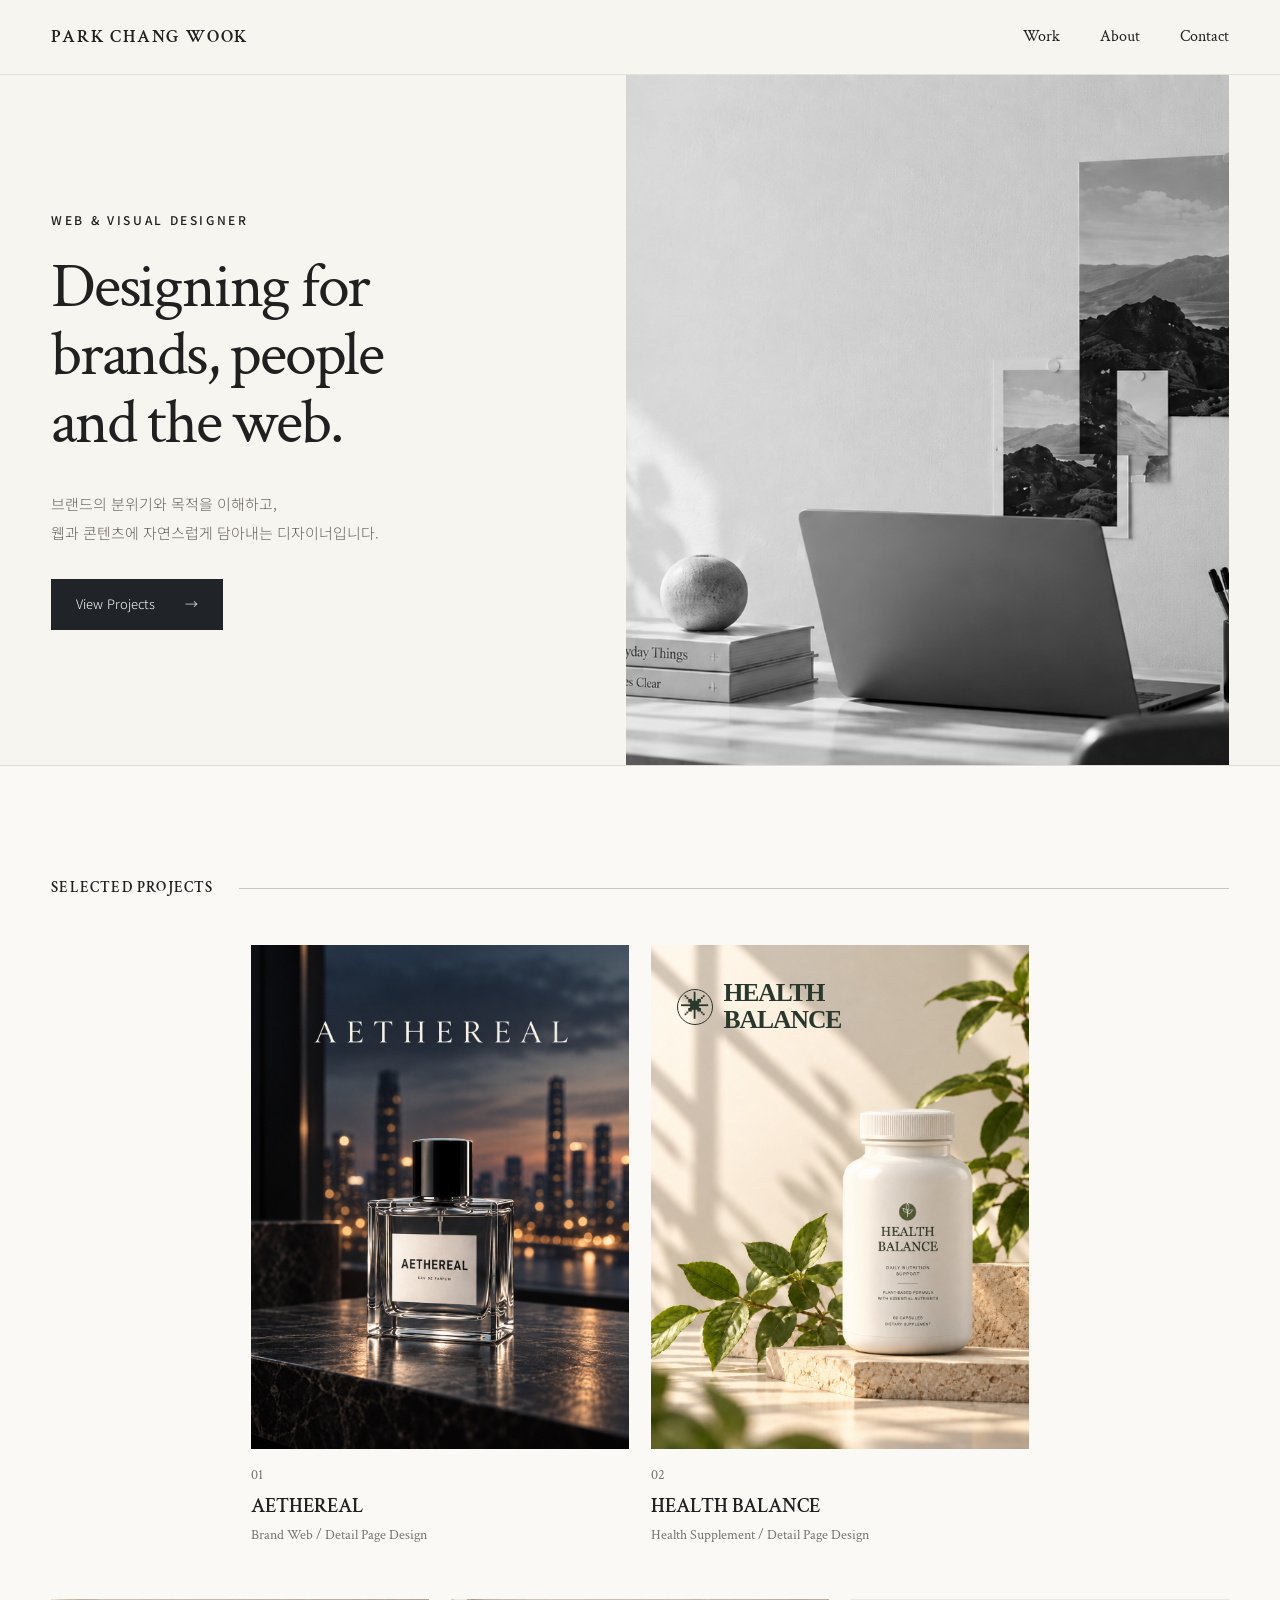
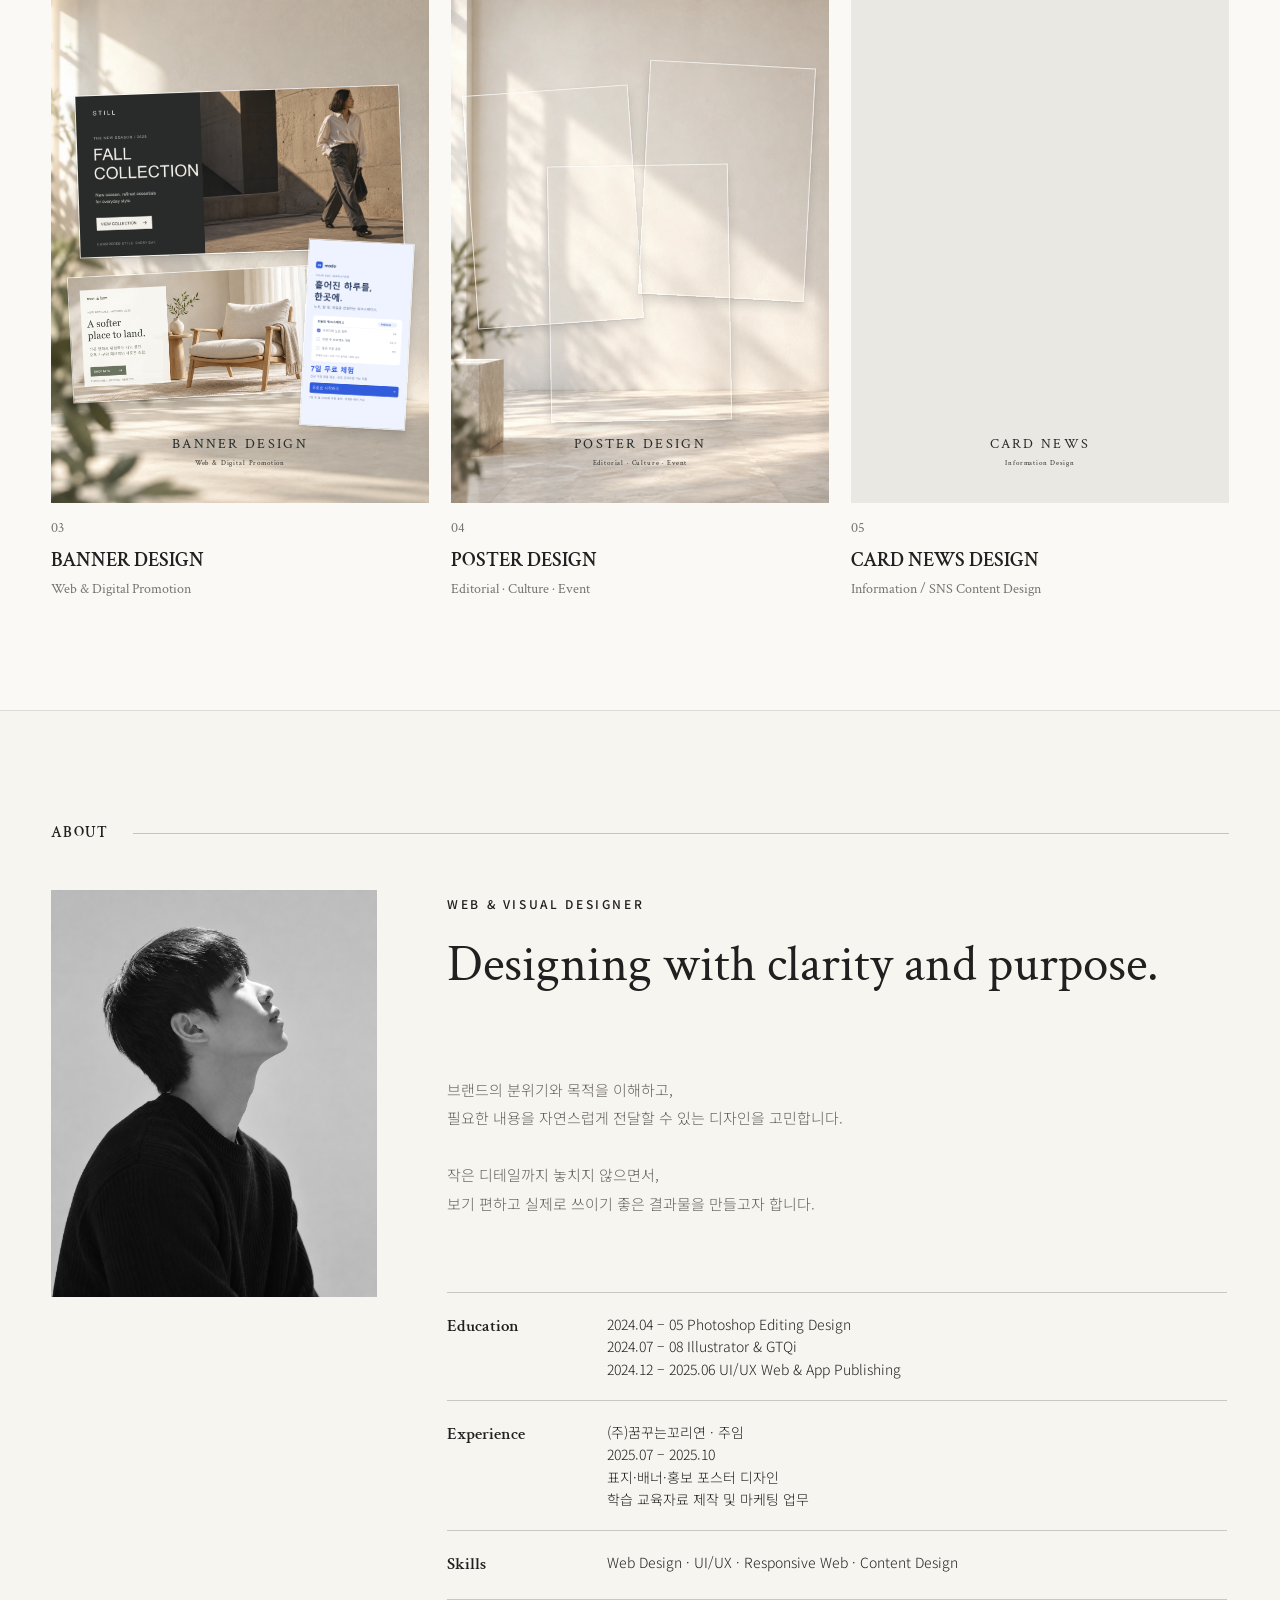
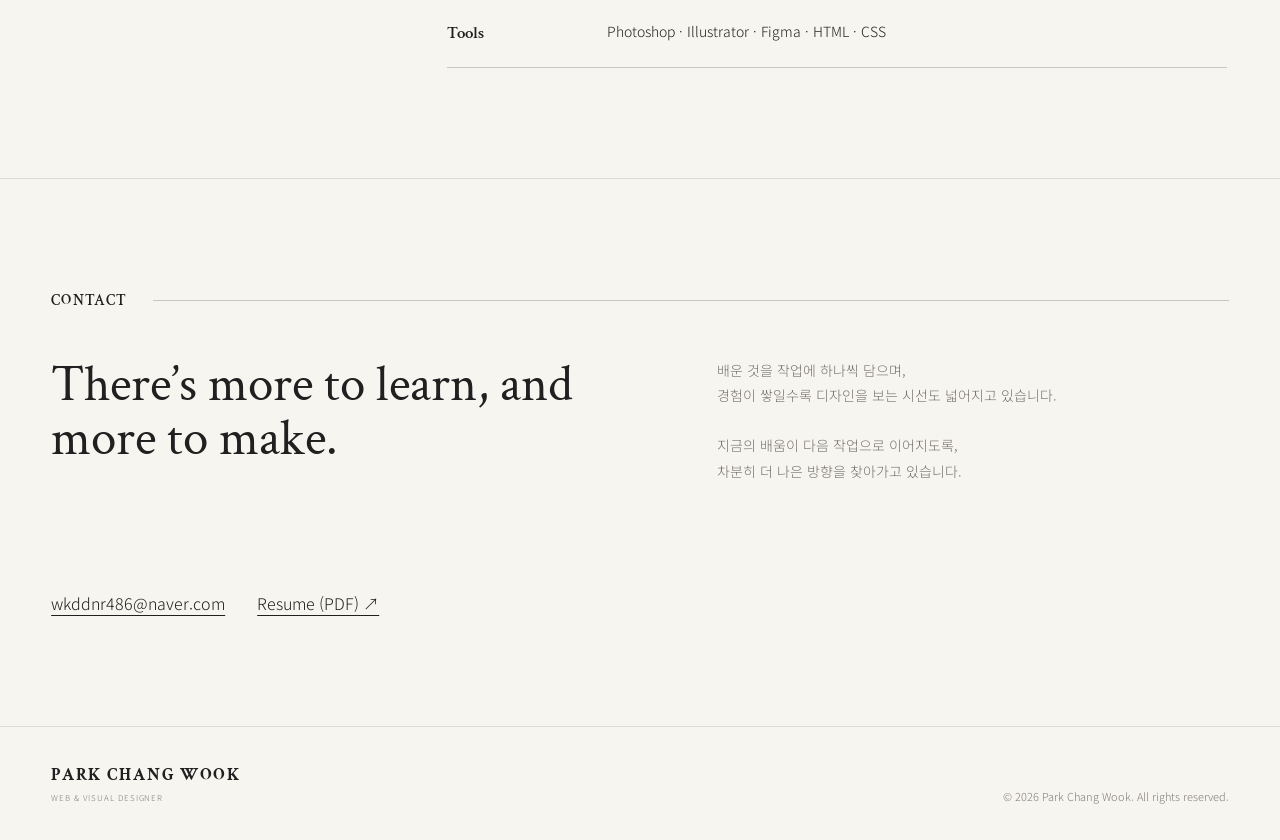
<file: index.html>
<!DOCTYPE html>
<html lang="ko">
<head>
  <meta charset="UTF-8">

  <meta
    name="viewport"
    content="width=device-width, initial-scale=1"
  >

  <title>Park Chang Wook | Web & Visual Designer</title>
  <meta name="description" content="박창욱의 웹디자인 포트폴리오. 브랜드 웹·상세페이지, 배너, 포스터, 카드뉴스 디자인 작업을 소개합니다.">
<meta property="og:title" content="Park Chang Wook | Web Designer">
<meta property="og:description" content="Portfolio · Web · UI · Visual Design">
<meta property="og:type" content="website">

<meta property="og:url" content="https://parkchnguk.github.io/changwook/">

<meta property="og:image" content="https://parkchnguk.github.io/changwook/img/og-preview.png">
<meta property="og:image:width" content="1200">
<meta property="og:image:height" content="630">
<meta property="og:image:alt" content="Park Chang Wook Web Designer Portfolio">

<meta name="twitter:card" content="summary_large_image">
<meta name="twitter:title" content="Park Chang Wook | Web Designer">
<meta name="twitter:description" content="Portfolio · Web · UI · Visual Design">
<meta name="twitter:image" content="https://parkchnguk.github.io/changwook/img/og-preview.png">
  <!-- Google Fonts -->
  <link rel="preconnect" href="https://fonts.googleapis.com">
  <link rel="preconnect" href="https://fonts.gstatic.com" crossorigin>

  <link
    href="https://fonts.googleapis.com/css2?family=Crimson+Text:wght@400;600&family=Noto+Sans+KR:wght@300;400;500;600&display=swap"
    rel="stylesheet"
  >

  <!-- CSS -->
  <link rel="stylesheet" href="style.css?v=20261006-submission">
  
  <link rel="stylesheet" href="health-balance-thumbnail.css">
</head>


<body>

  <!-- =========================
       HEADER
  ========================== -->

  <header class="header">

    <div class="inner header-inner">

      <a href="#" class="logo">
        PARK CHANG WOOK
      </a>


      <nav class="nav">

        <a href="#work">
          Work
        </a>

        <a href="#about">
          About
        </a>

        <a href="#contact">
          Contact
        </a>

      </nav>

    </div>

  </header>



  <main>


    <!-- =========================
         HERO
    ========================== -->

    <section class="hero">

      <div class="inner hero-grid">


        <!-- LEFT -->

        <div class="hero-copy">

          <span class="eyebrow">
            WEB & VISUAL DESIGNER
          </span>


          <h1>
    Designing for<br>
    brands, people<br>
    and the web.
  </h1>

  <p>
    브랜드의 분위기와 목적을 이해하고,<br>
    웹과 콘텐츠에 자연스럽게 담아내는 디자이너입니다.
  </p>



          <a
            href="#work"
            class="button"
          >

            View Projects

            <span>
              →
            </span>

          </a>

        </div>



        <!-- RIGHT -->

        <div class="hero-image">

          <img
            src="web-assets/img/hero.webp"
            alt="Designer workspace"
          >


          <div class="hero-message">

            <p>
              
            </p>

            <span>
              
            </span>

          </div>

        </div>


      </div>

    </section>




    <!-- =========================
         PROJECTS
    ========================== -->

    <section
      id="work"
      class="section projects-section"
    >

      <div class="inner">


        <div class="section-heading">

          <div class="heading-line">

            <h2>
              SELECTED PROJECTS
            </h2>

          </div>

        </div>



        <div class="projects-grid">


          <!-- PROJECT 01 -->
<article class="project-card">
  <a href="project-aethereal.html">
    <div class="project-image">
      <img
        src="web-assets/img/aethereal-thumbnail.webp"
        alt="AETHEREAL 남성 향수 브랜드 디자인"
        loading="lazy"
        decoding="async"
      >
    </div>

    <span class="number">01</span>
    <h3>AETHEREAL</h3>
    <p>Brand Web / Detail Page Design</p>
  </a>
</article>




          <!-- PROJECT 02 -->

          <article class="project-card">

            <a href="project-health-balance.html">

              <div class="project-image hb-thumbnail"><span class="hb-wordmark"><span class="hb-mark" aria-hidden="true">✳</span><span><b>HEALTH<br>BALANCE</b></span></span>

                <img
                  src="web-assets/img/health-balance-thumbnail.webp"
                  alt="밝은 석재와 잎 사이의 HEALTH BALANCE 제품" loading="lazy" decoding="async"
                >

              </div>


              <span class="number">
                02
              </span>


              <h3>
                HEALTH BALANCE
              </h3>


              <p>
                Health Supplement / Detail Page Design
              </p>

            </a>

          </article>












          <!-- PROJECT 03: BANNER DESIGN -->
          <article class="project-card">
            <a href="project-banner-design.html">
              <div class="project-image content-thumbnail collage-thumbnail collage-banner" role="img" aria-label="BANNER DESIGN — 실제 작업물 3종을 배치한 컬렉션">
                <div class="collage-stage" aria-hidden="true"><img class="collage-art collage-fashion" src="web-assets/banner-design-2026/exports/01-fashion-web.webp" alt="Fashion 시즌 컬렉션 배너" loading="lazy" decoding="async">
<img class="collage-art collage-living" src="web-assets/banner-design-2026/exports/02-living-web.webp" alt="Living 신상품 배너" loading="lazy" decoding="async">
<img class="collage-art collage-modo" src="banner-design-2026/exports/05-membership-story.png" alt="MODO 멤버십 배너" loading="lazy" decoding="async"></div>
                <div class="collage-caption" aria-hidden="true"><span>BANNER DESIGN</span><small>Web & Digital Promotion</small></div>
              </div>
              <span class="number">03</span>
              <h3>BANNER DESIGN</h3>
              <p>Web &amp; Digital Promotion</p>
            </a>
          </article>

          <!-- PROJECT 04: POSTER DESIGN -->
          <article class="project-card">
            <a href="project-poster-design.html">
              <div class="project-image content-thumbnail collage-thumbnail collage-poster" role="img" aria-label="POSTER DESIGN — 실제 작업물 3종을 배치한 컬렉션">
                <div class="collage-stage" aria-hidden="true"><img class="collage-art collage-moment" src="poster-design-2026/exports/01-the-moment-within.webp" alt="THE MOMENT WITHIN 전시 포스터" loading="lazy" decoding="async">
<img class="collage-art collage-book" src="poster-design-2026/exports/03-seoul-book-fair.webp" alt="SEOUL BOOK FAIR 행사 포스터" loading="lazy" decoding="async">
<img class="collage-art collage-jazz" src="poster-design-2026/exports/02-seoul-jazz-night.webp" alt="SEOUL JAZZ NIGHT 공연 포스터" loading="lazy" decoding="async"></div>
                <div class="collage-caption" aria-hidden="true"><span>POSTER DESIGN</span><small>Editorial · Culture · Event</small></div>
              </div>
              <span class="number">04</span>
              <h3>POSTER DESIGN</h3>
              <p>Editorial · Culture · Event</p>
            </a>
          </article>

          <!-- PROJECT 05: CARD NEWS DESIGN -->
          <article class="project-card">
            <a href="project-card-news-design.html">
              <div class="project-image content-thumbnail collage-card-news"><img src="img/thumbnail-series/card-news-no-caption.webp" alt="CARD NEWS DESIGN — Digital Fatigue와 Privacy Protection 카드뉴스" width="1086" height="1448" loading="lazy" decoding="async"><div class="collage-caption" aria-hidden="true"><span>CARD NEWS</span><small>Information Design</small></div></div>
              <span class="number">05</span>
              <h3>CARD NEWS DESIGN</h3>
              <p>Information / SNS Content Design</p>
            </a>
          </article>

        </div>

      </div>

    </section>




    <!-- =========================
         ABOUT
    ========================== -->

    <section
      id="about"
      class="section about"
    >

      <div class="inner">


        <div class="section-heading simple">

          <div class="heading-line">

            <h2>
              ABOUT
            </h2>

          </div>

        </div>



        <div class="about-grid">


          <!-- PROFILE IMAGE -->

          <div class="about-photo">

            <img
              src="web-assets/img/profile-park-chang-wook.webp"
              alt="웹디자이너 박창욱 프로필 사진" loading="lazy" decoding="async"
            >

          </div>



          <!-- ABOUT TEXT -->

          <div class="about-content">

            <span class="eyebrow">
              WEB & VISUAL DESIGNER
            </span>


            <h2>
              Designing with clarity and purpose.
            </h2>


            <p class="about-description">

              브랜드의 분위기와 목적을 이해하고,
            필요한 내용을 자연스럽게 전달할 수 있는 디자인을 고민합니다.

            작은 디테일까지 놓치지 않으면서,
            보기 편하고 실제로 쓰이기 좋은 결과물을 만들고자 합니다.

            </p>



            <div class="about-info">


              <!-- EDUCATION -->

              <div class="info-row">

                <strong>
                  Education
                </strong>


                <div>

                  <p>
  <span class="date">2024.04 – 05</span>
  <span>Photoshop Editing Design</span>
</p>
<p>
  <span class="date">2024.07 – 08</span>
  <span>Illustrator & GTQi</span>
</p>
<p>
  <span class="date">2024.12 – 2025.06</span>
  <span>UI/UX Web & App Publishing</span>
</p>

                </div>

              </div>

              <!-- Experience -->

              <div class="info-row">

                <strong>
                  Experience
                </strong>


                <div>

                  <p>
                    <span class="company">(주)꿈꾸는꼬리연 · 주임</span><br>2025.07 – 2025.10<br>표지·배너·홍보 포스터 디자인<br>학습 교육자료 제작 및 마케팅 업무
                  </p>

                </div>

              </div>



              <!-- SKILLS -->

              <div class="info-row">

                <strong>
                  Skills
                </strong>


                <div>

                  <p>
                    Web Design · UI/UX · Responsive Web · Content Design
                  </p>

                </div>

              </div>



              <!-- TOOLS -->

              <div class="info-row">

                <strong>
                  Tools
                </strong>


                <div>

                  <p>
                    Photoshop · Illustrator · Figma · HTML · CSS
                  </p>

                </div>

              </div>


            </div>

          </div>


        </div>

      </div>

    </section>




    <!-- =========================
         CONTACT
    ========================== -->

    <section
      id="contact"
      class="section contact"
    >

      <div class="inner">


        <div class="section-heading simple">

          <div class="heading-line">

            <h2>
              CONTACT
            </h2>

          </div>

        </div>



        <div class="contact-copy">
          <h2>There’s more to learn, and more to make.</h2>
          <p>배운 것을 작업에 하나씩 담으며,
경험이 쌓일수록 디자인을 보는 시선도 넓어지고 있습니다.

지금의 배움이 다음 작업으로 이어지도록,
차분히 더 나은 방향을 찾아가고 있습니다.</p>
          <div class="contact-links"><a href="mailto:wkddnr486@naver.com">wkddnr486@naver.com</a><a href="park-chang-wook-resume.pdf" target="_blank" rel="noopener">Resume (PDF) ↗</a></div>
        </div>

      </div>

    </section>


  </main>




  <!-- =========================
       FOOTER
  ========================== -->

  <footer class="footer">

    <div class="inner footer-inner">


      <div class="footer-logo">

        <strong>
          PARK CHANG WOOK
        </strong>

        <span>
          WEB & VISUAL DESIGNER
        </span>

      </div>


      <p>
        © 2026 Park Chang Wook.
        All rights reserved.
      </p>


    </div>

  </footer>


</body>
</html>
</file>
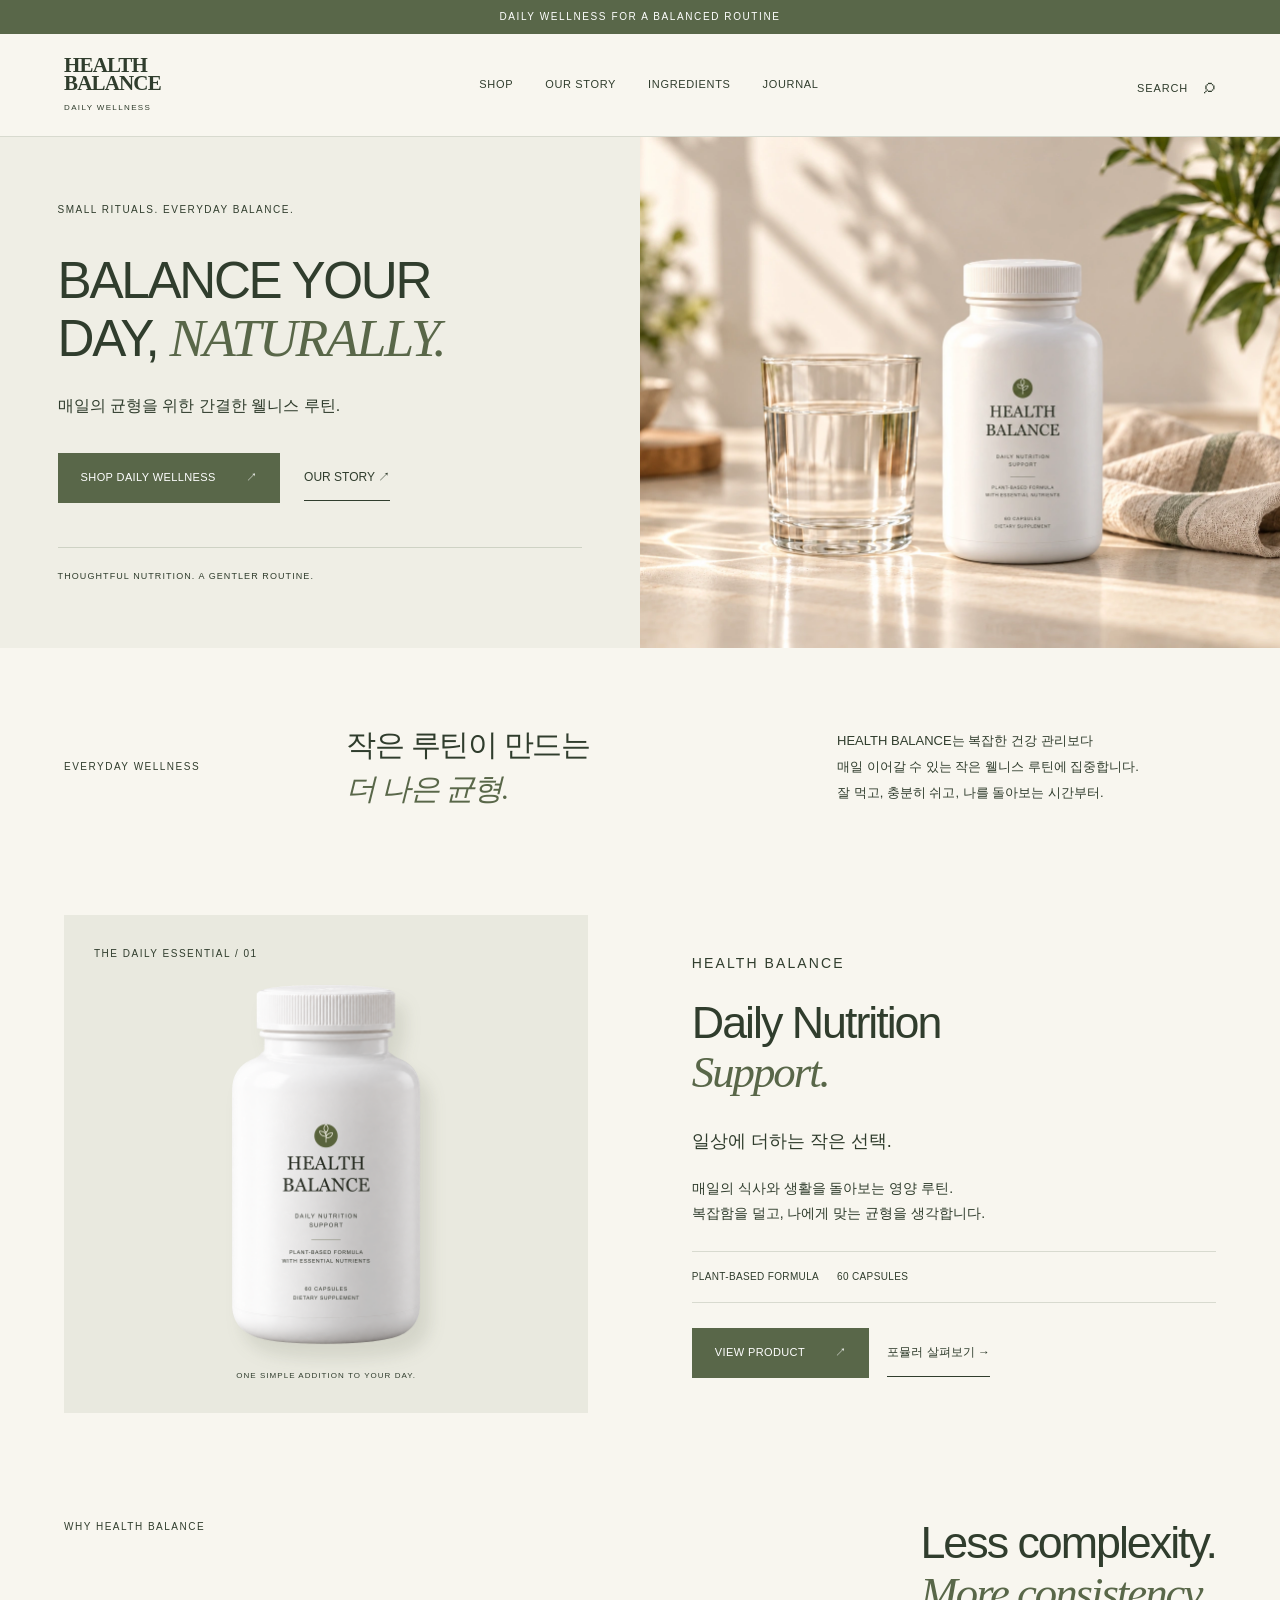
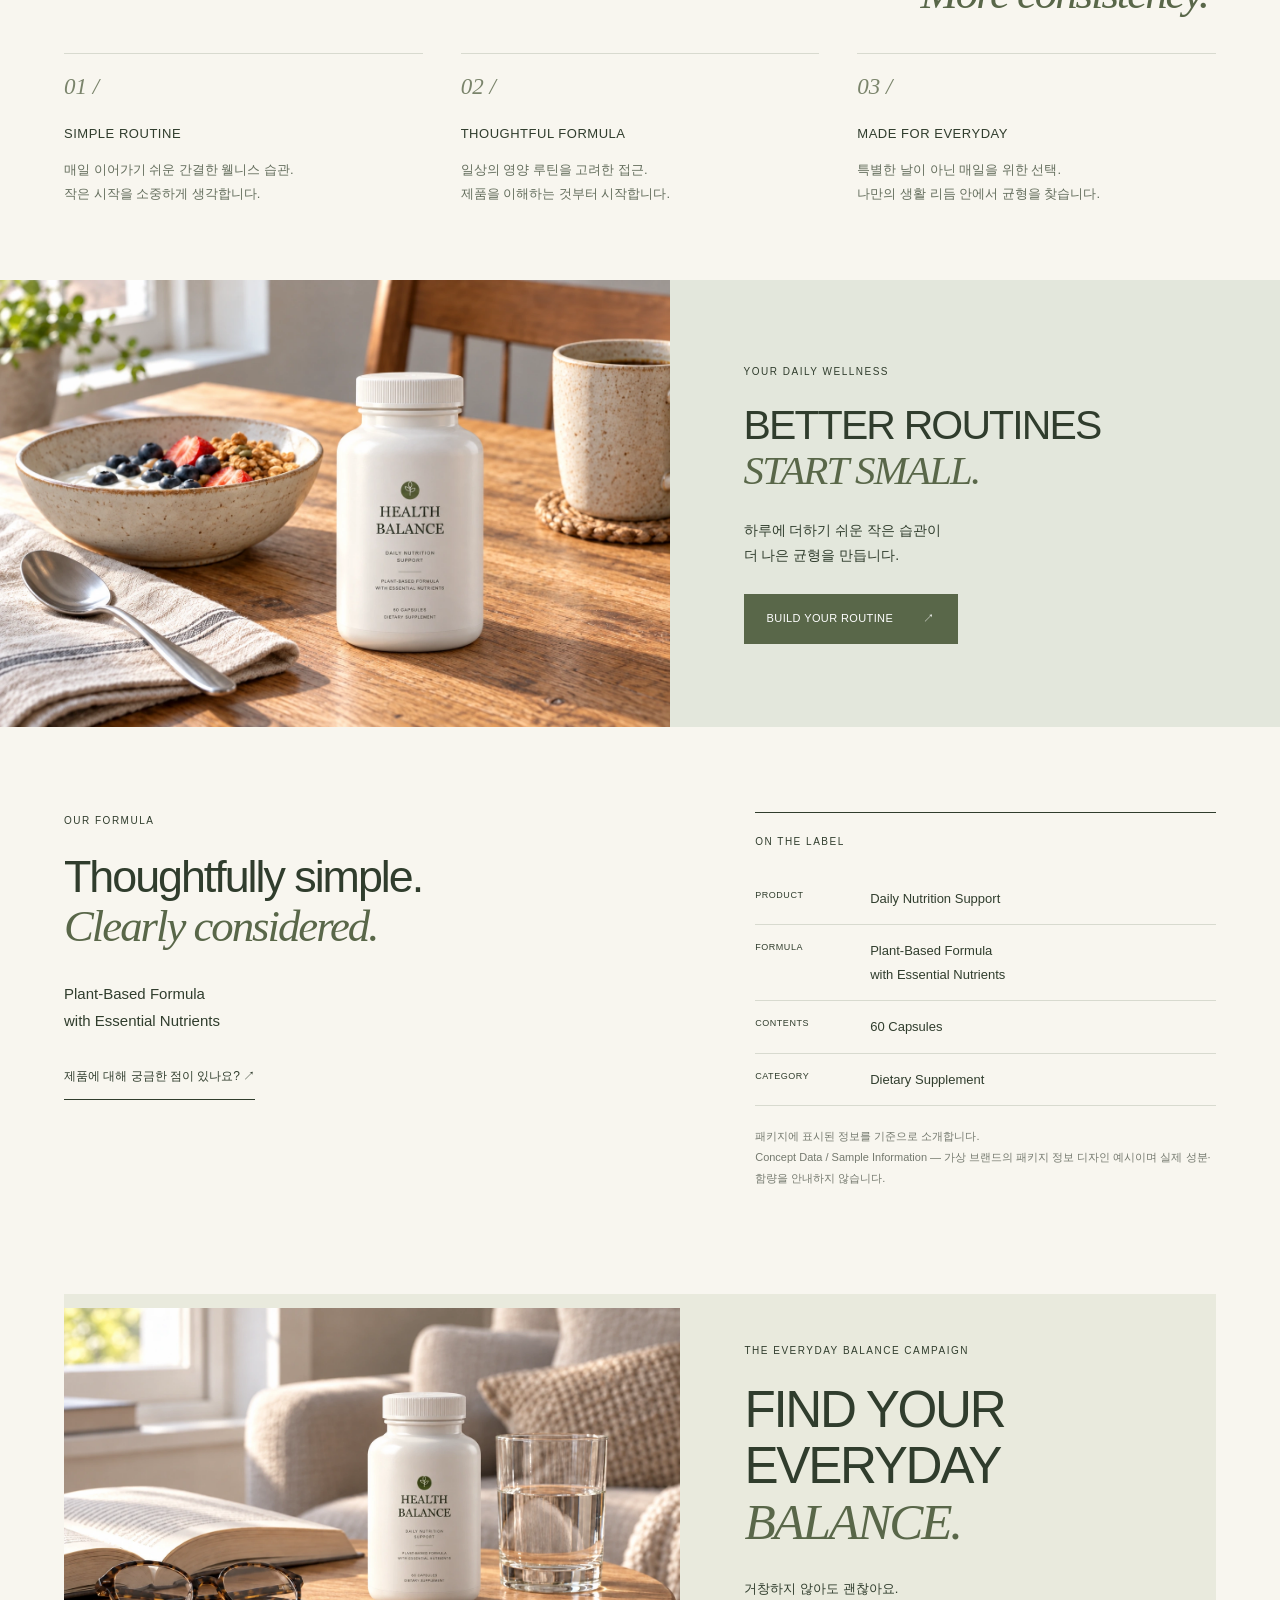
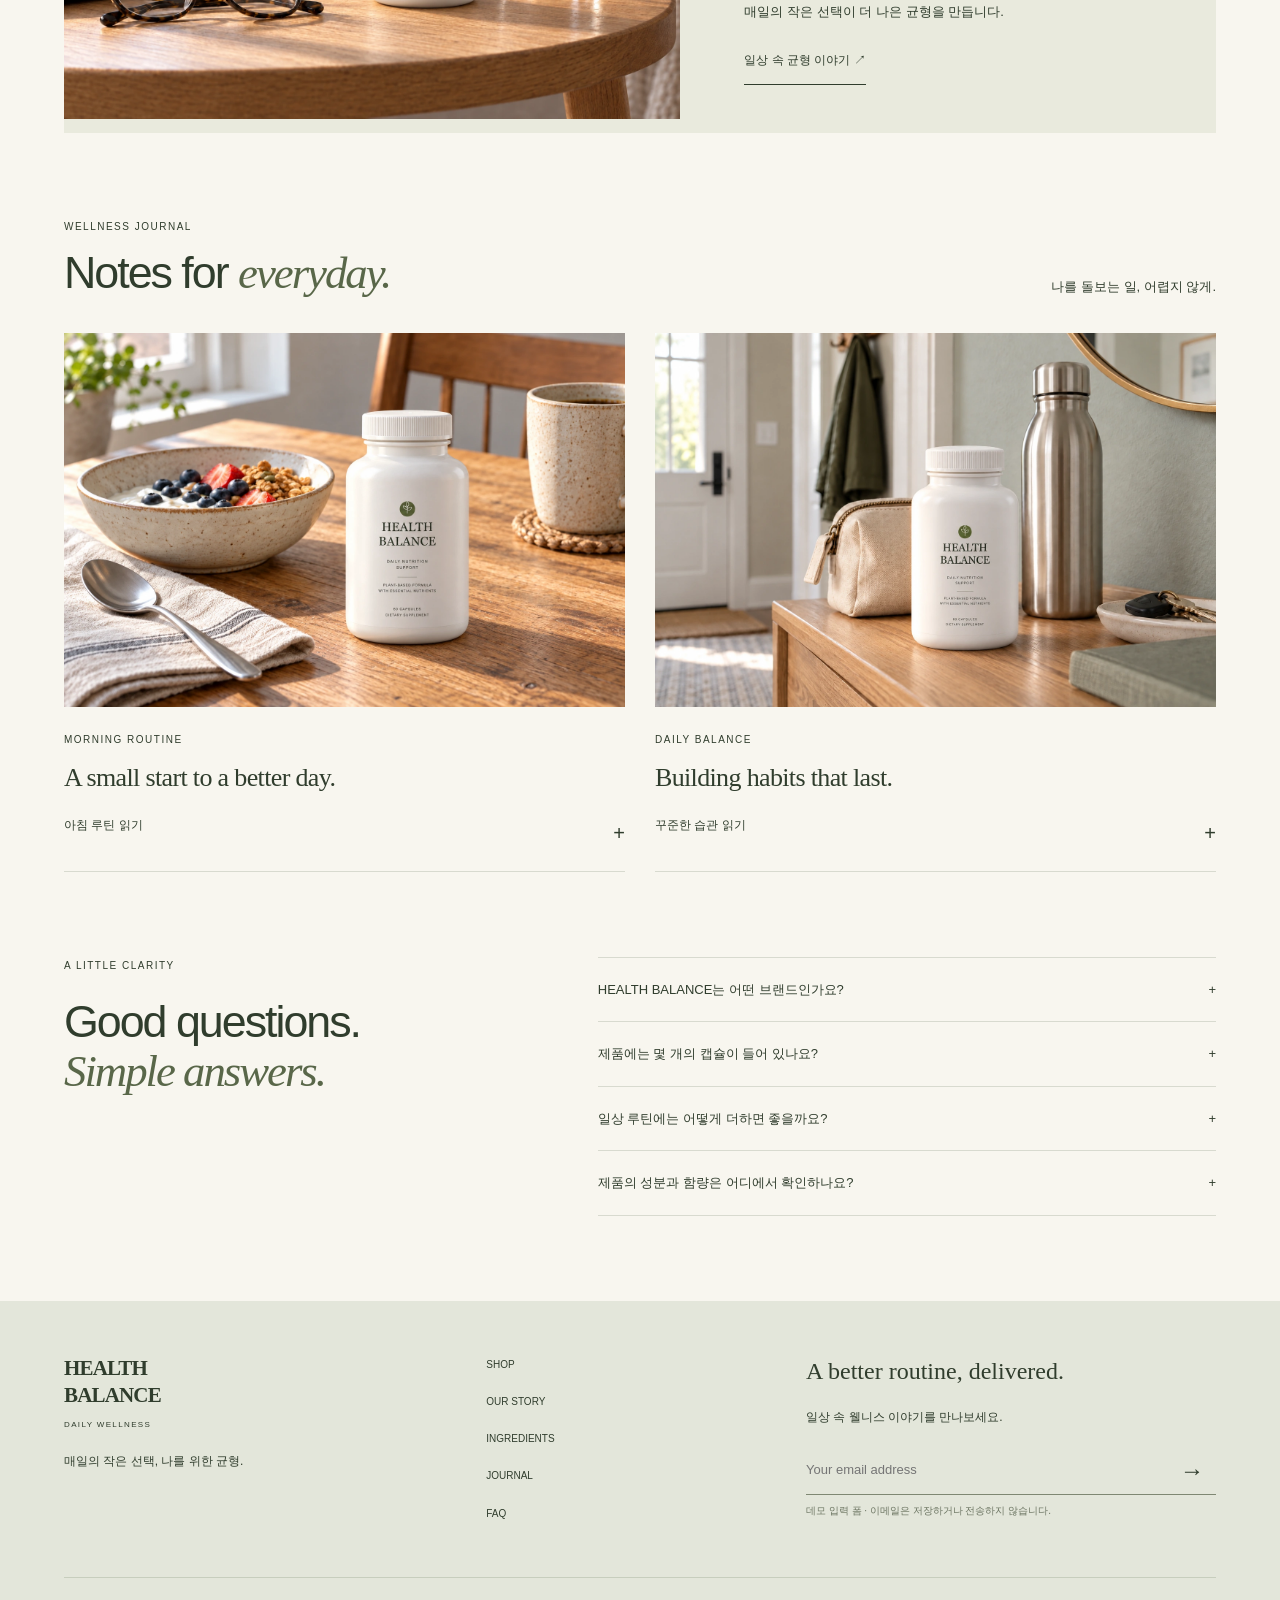
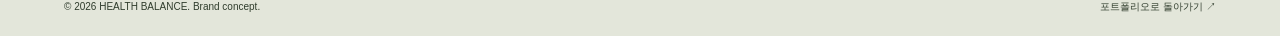
<file: health-balance.html>
<!doctype html>
<html lang="ko"><head><meta charset="UTF-8"><meta name="viewport" content="width=device-width,initial-scale=1"><meta name="description" content="HEALTH BALANCE — 매일의 균형을 위한 간결한 웰니스 루틴."><title>HEALTH BALANCE — Daily Wellness</title><link rel="stylesheet" href="health-balance-store.css"><script src="health-balance-store.js" defer></script></head>
<body><a class="skip" href="#main">본문 바로가기</a><div class="announcement">DAILY WELLNESS FOR A BALANCED ROUTINE</div>
<header class="header"><a class="logo" href="#top" aria-label="HEALTH BALANCE 홈">HEALTH<br>BALANCE<span>DAILY WELLNESS</span></a><button class="menu-toggle" aria-expanded="false" aria-controls="navigation">MENU <span aria-hidden="true">☰</span></button><nav id="navigation" aria-label="주요 메뉴"><a href="#shop">SHOP</a><a href="#story">OUR STORY</a><a href="#formula">INGREDIENTS</a><a href="#journal">JOURNAL</a></nav><button class="search-toggle" data-open="search-dialog" aria-label="사이트 검색">SEARCH <span aria-hidden="true">⌕</span></button></header>
<main id="main"><section class="hero" id="top"><div class="hero-copy"><p class="eyebrow">SMALL RITUALS. EVERYDAY BALANCE.</p><h1>BALANCE YOUR<br>DAY, <em>NATURALLY.</em></h1><p class="lead">매일의 균형을 위한 간결한 웰니스 루틴.</p><div class="actions"><a class="button" href="#shop">SHOP DAILY WELLNESS <span>↗</span></a><a class="text-link" href="#story">OUR STORY <span>↗</span></a></div><p class="hero-bottom">THOUGHTFUL NUTRITION. A GENTLER ROUTINE.</p></div><img src="img/health-balance/master/water.webp" width="1536" height="1024" alt="물 한 잔과 동일한 마스터 패키지의 헬스 밸런스 제품" fetchpriority="high"></section>
<section class="intro wrap" id="story"><p class="eyebrow">EVERYDAY WELLNESS</p><h2>작은 루틴이 만드는<br><em>더 나은 균형.</em></h2><p>HEALTH BALANCE는 복잡한 건강 관리보다<br>매일 이어갈 수 있는 작은 웰니스 루틴에 집중합니다.<br>잘 먹고, 충분히 쉬고, 나를 돌아보는 시간부터.</p></section>
<section class="product wrap" id="shop"><div class="product-visual"><span class="eyebrow">THE DAILY ESSENTIAL / 01</span><img src="img/health-balance/master/product-front.png" width="768" height="1456" alt="HEALTH BALANCE Daily Nutrition Support 전체 라벨 정면"><span class="product-note">ONE SIMPLE ADDITION TO YOUR DAY.</span></div><div class="product-copy"><p class="eyebrow">HEALTH BALANCE</p><h2>Daily Nutrition<br><em>Support.</em></h2><p class="lead">일상에 더하는 작은 선택.</p><p>매일의 식사와 생활을 돌아보는 영양 루틴.<br>복잡함을 덜고, 나에게 맞는 균형을 생각합니다.</p><div class="features"><span>PLANT-BASED FORMULA</span><span>60 CAPSULES</span></div><button class="button" data-open="product-dialog">VIEW PRODUCT <span>↗</span></button><a class="text-link" href="#formula">포뮬러 살펴보기 →</a></div></section>
<section class="values wrap" aria-labelledby="values-title"><div class="section-head"><p class="eyebrow">WHY HEALTH BALANCE</p><h2 id="values-title">Less complexity.<br><em>More consistency.</em></h2></div><div class="value-grid"><article><span>01 /</span><h3>SIMPLE ROUTINE</h3><p>매일 이어가기 쉬운 간결한 웰니스 습관.<br>작은 시작을 소중하게 생각합니다.</p></article><article><span>02 /</span><h3>THOUGHTFUL FORMULA</h3><p>일상의 영양 루틴을 고려한 접근.<br>제품을 이해하는 것부터 시작합니다.</p></article><article><span>03 /</span><h3>MADE FOR EVERYDAY</h3><p>특별한 날이 아닌 매일을 위한 선택.<br>나만의 생활 리듬 안에서 균형을 찾습니다.</p></article></div></section>
<section class="routine" id="routine"><img src="img/health-balance/master/breakfast.webp" width="1536" height="1024" loading="lazy" alt="아침 식탁에 놓인 헬스 밸런스 마스터 제품"><div><p class="eyebrow">YOUR DAILY WELLNESS</p><h2>BETTER ROUTINES<br><em>START SMALL.</em></h2><p>하루에 더하기 쉬운 작은 습관이<br>더 나은 균형을 만듭니다.</p><a class="button" href="#routine-guide">BUILD YOUR ROUTINE <span>↗</span></a></div></section>
<section class="formula wrap" id="formula"><div><p class="eyebrow">OUR FORMULA</p><h2>Thoughtfully simple.<br><em>Clearly considered.</em></h2><p>Plant-Based Formula<br>with Essential Nutrients</p><a class="text-link" href="#faq">제품에 대해 궁금한 점이 있나요? ↗</a></div><div class="formula-info"><p class="eyebrow">ON THE LABEL</p><dl><div><dt>PRODUCT</dt><dd>Daily Nutrition Support</dd></div><div><dt>FORMULA</dt><dd>Plant-Based Formula<br>with Essential Nutrients</dd></div><div><dt>CONTENTS</dt><dd>60 Capsules</dd></div><div><dt>CATEGORY</dt><dd>Dietary Supplement</dd></div></dl><p class="fineprint">패키지에 표시된 정보를 기준으로 소개합니다.<br>Concept Data / Sample Information — 가상 브랜드의 패키지 정보 디자인 예시이며 실제 성분·함량을 안내하지 않습니다.</p></div></section>
<section class="campaign wrap" id="campaign"><div class="campaign-image"><img src="img/health-balance/master/reading.webp" width="1536" height="1024" loading="lazy" alt="책과 물컵 곁에 놓인 헬스 밸런스 제품"></div><div class="campaign-copy"><p class="eyebrow">THE EVERYDAY BALANCE CAMPAIGN</p><h2>FIND YOUR<br>EVERYDAY<br><em>BALANCE.</em></h2><p>거창하지 않아도 괜찮아요.<br>매일의 작은 선택이 더 나은 균형을 만듭니다.</p><a class="text-link" href="#journal">일상 속 균형 이야기 ↗</a></div></section>
<section class="journal wrap" id="journal"><div class="section-head"><div><p class="eyebrow">WELLNESS JOURNAL</p><h2>Notes for <em>everyday.</em></h2></div><p>나를 돌보는 일, 어렵지 않게.</p></div><div class="journal-grid"><details id="routine-guide"><summary><img src="img/health-balance/master/breakfast.webp" width="1536" height="1024" loading="lazy" alt="차분한 아침 식탁"><span class="eyebrow">MORNING ROUTINE</span><h3>A small start to a better day.</h3><span class="journal-action">아침 루틴 읽기 <b>+</b></span></summary><div class="journal-body"><p>바쁜 아침에도 식탁에 앉는 짧은 시간을 만들어 보세요. 오늘의 식사와 일정을 살피고, 이어갈 수 있는 작은 습관 하나를 골라보는 것부터 시작합니다.</p><p>제품을 일상에 더할 때에는 패키지의 섭취 방법과 주의사항을 먼저 확인하세요.</p></div></details><details><summary><img src="img/health-balance/master/routine.webp" width="1536" height="1024" loading="lazy" alt="외출 전 물병과 제품을 준비한 공간"><span class="eyebrow">DAILY BALANCE</span><h3>Building habits that last.</h3><span class="journal-action">꾸준한 습관 읽기 <b>+</b></span></summary><div class="journal-body"><p>새로운 습관은 익숙한 일상과 가까이 두어보세요. 하루를 준비하는 시간이나 잠깐 쉬는 순간에 나를 돌아보는 순서를 더합니다.</p><p>완벽한 계획보다, 오늘 할 수 있는 작은 선택. 식사와 휴식을 함께 챙기며 나에게 맞는 리듬을 찾아보세요.</p></div></details></div></section>
<section class="faq wrap" id="faq"><div><p class="eyebrow">A LITTLE CLARITY</p><h2>Good questions.<br><em>Simple answers.</em></h2></div><div><details><summary>HEALTH BALANCE는 어떤 브랜드인가요?<span>+</span></summary><p>매일 이어갈 수 있는 작은 웰니스 루틴을 제안하는 브랜드입니다. 대표 제품은 Daily Nutrition Support이며, 식사와 휴식 등 일상 전체의 균형을 중요하게 생각합니다.</p></details><details><summary>제품에는 몇 개의 캡슐이 들어 있나요?<span>+</span></summary><p>패키지 표기 기준으로 한 병에 60캡슐이 들어 있습니다. 이는 내용량이며, 복용 기간이나 하루 섭취량을 의미하지 않습니다.</p></details><details><summary>일상 루틴에는 어떻게 더하면 좋을까요?<span>+</span></summary><p>먼저 제품의 섭취 방법과 주의사항을 확인하세요. 현재는 섭취량이 확정되지 않아 구체적인 복용 횟수나 수량을 안내하지 않습니다.</p></details><details><summary>제품의 성분과 함량은 어디에서 확인하나요?<span>+</span></summary><p>현재 공개된 패키지 정보는 Plant-Based Formula with Essential Nutrients입니다. 구체적인 성분명·함량·인증 정보는 확정되지 않았습니다.</p></details></div></section>
</main><footer><div class="footer-top"><div><a class="logo" href="#top">HEALTH<br>BALANCE<span>DAILY WELLNESS</span></a><p>매일의 작은 선택, 나를 위한 균형.</p></div><nav aria-label="하단 메뉴"><a href="#shop">SHOP</a><a href="#story">OUR STORY</a><a href="#formula">INGREDIENTS</a><a href="#journal">JOURNAL</a><a href="#faq">FAQ</a></nav><div class="newsletter"><h3>A better routine, delivered.</h3><p>일상 속 웰니스 이야기를 만나보세요.</p><form id="newsletter"><label class="sr-only" for="email">이메일 주소</label><div><input type="email" id="email" required autocomplete="email" placeholder="Your email address"><button aria-label="뉴스레터 신청 미리보기" type="submit">→</button></div><small>데모 입력 폼 · 이메일은 저장하거나 전송하지 않습니다.</small><p id="newsletter-status" role="status"></p></form></div></div><div class="footer-bottom"><span>© 2026 HEALTH BALANCE. Brand concept.</span><a href="project-health-balance.html#website">포트폴리오로 돌아가기 ↗</a></div></footer>
<dialog id="product-dialog"><button class="dialog-close" data-close aria-label="제품 정보 닫기">×</button><div class="product-dialog-grid"><img src="img/health-balance/master/product-front.png" width="768" height="1456" alt="헬스 밸런스 마스터 패키지"><div><p class="eyebrow">HEALTH BALANCE</p><h2>Daily Nutrition Support</h2><p>Plant-Based Formula<br>with Essential Nutrients</p><p>60 Capsules · Dietary Supplement</p><p class="fineprint">브랜드 디자인 프로젝트의 제품 시안입니다. 가격·성분·섭취량은 확정되지 않았으며 실제 주문이나 결제는 제공하지 않습니다.</p><a class="button" href="project-health-balance.html#detail">제품 상세 디자인 보기 ↗</a></div></div></dialog>
<dialog id="search-dialog"><button class="dialog-close" data-close aria-label="검색 닫기">×</button><h2>What are you looking for?</h2><label for="search">제품, 루틴, 포뮬러 검색</label><input id="search" type="search" placeholder="예: 제품, 성분, 루틴"><div id="search-results" aria-live="polite"></div></dialog>
</body></html>
</file>
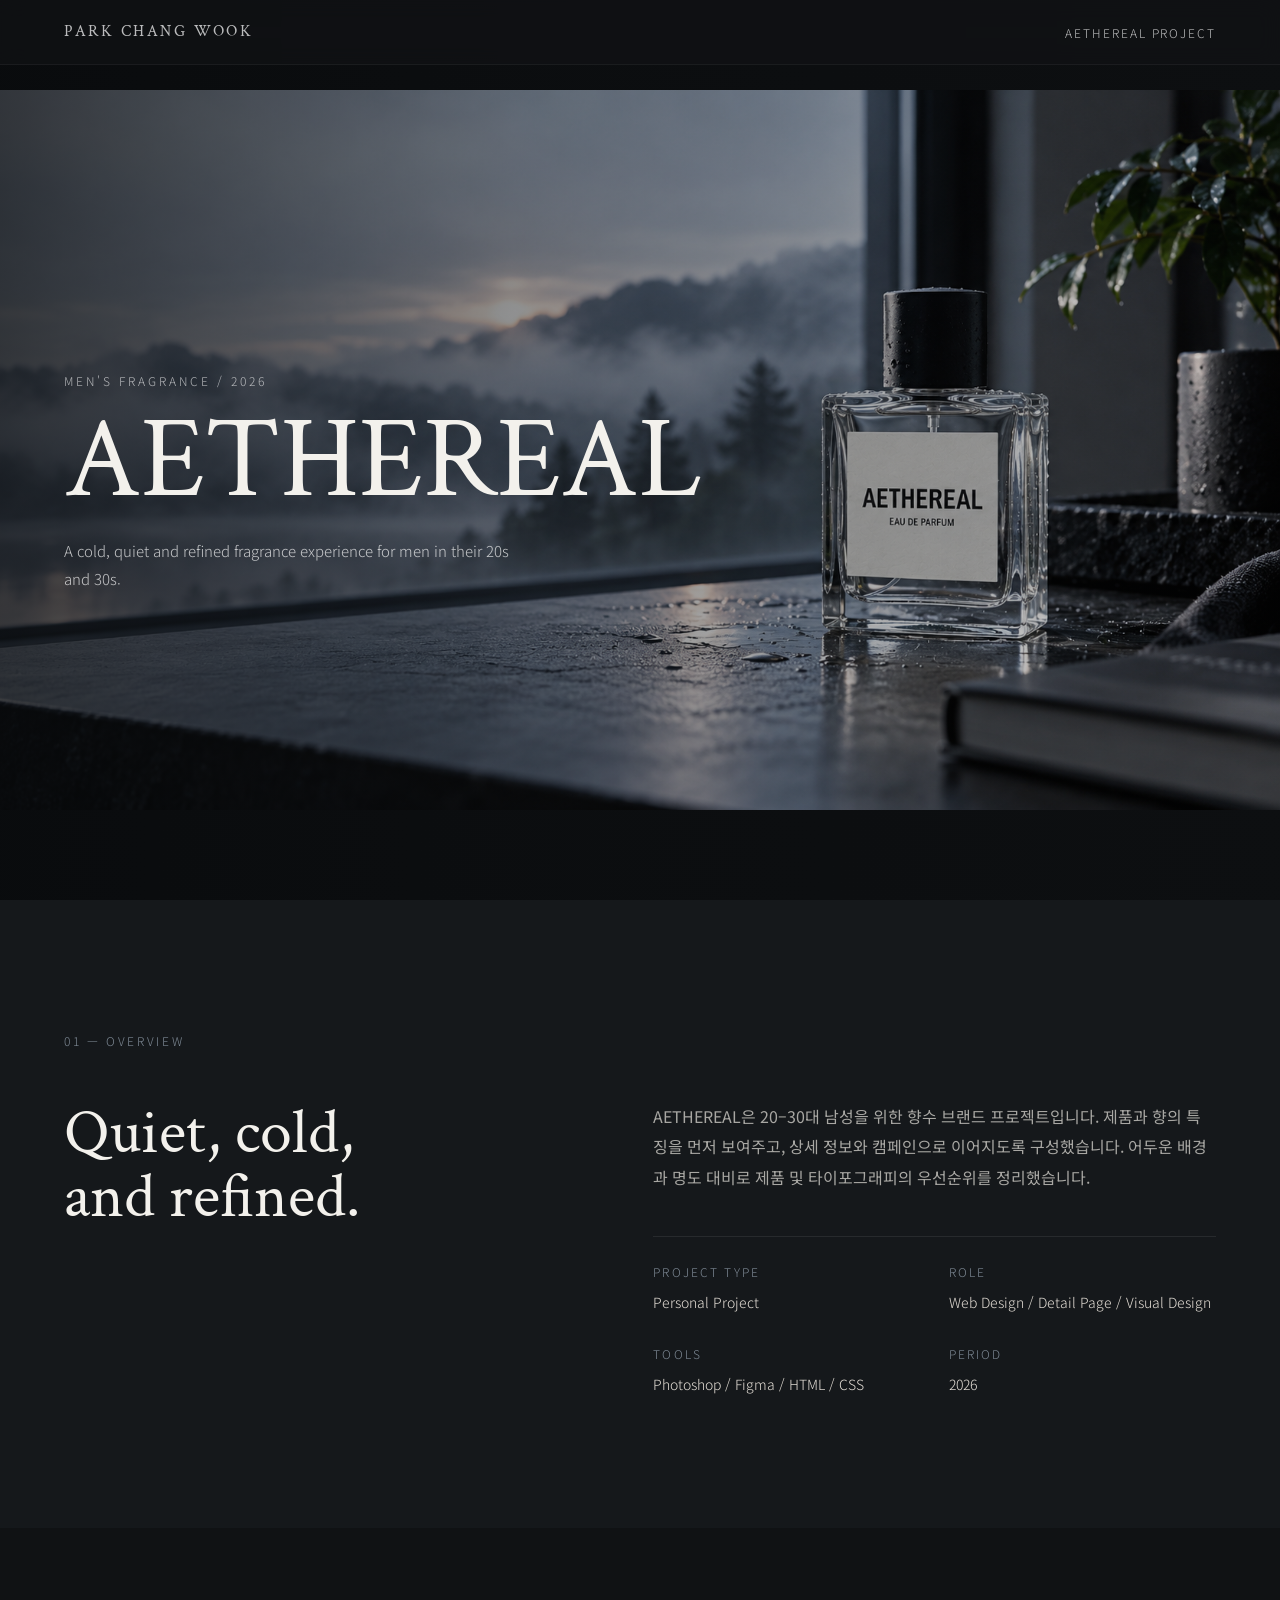
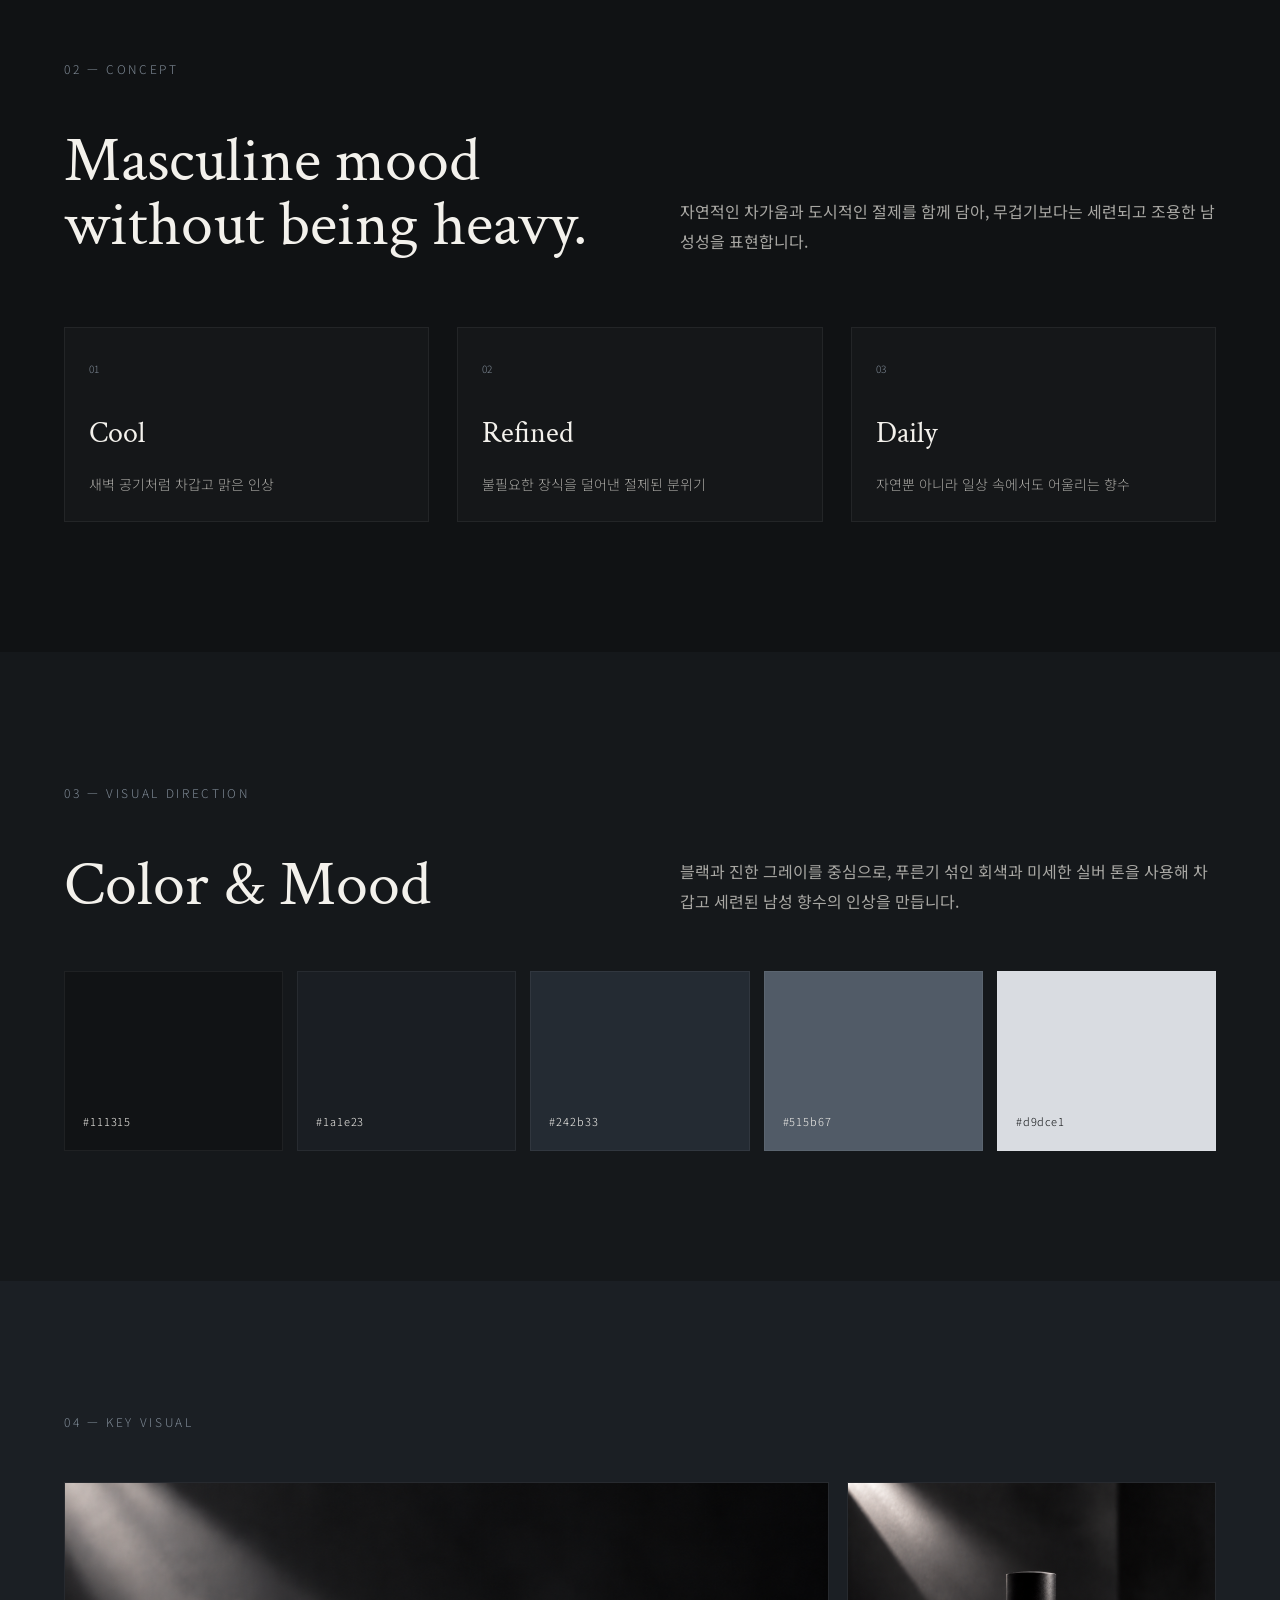
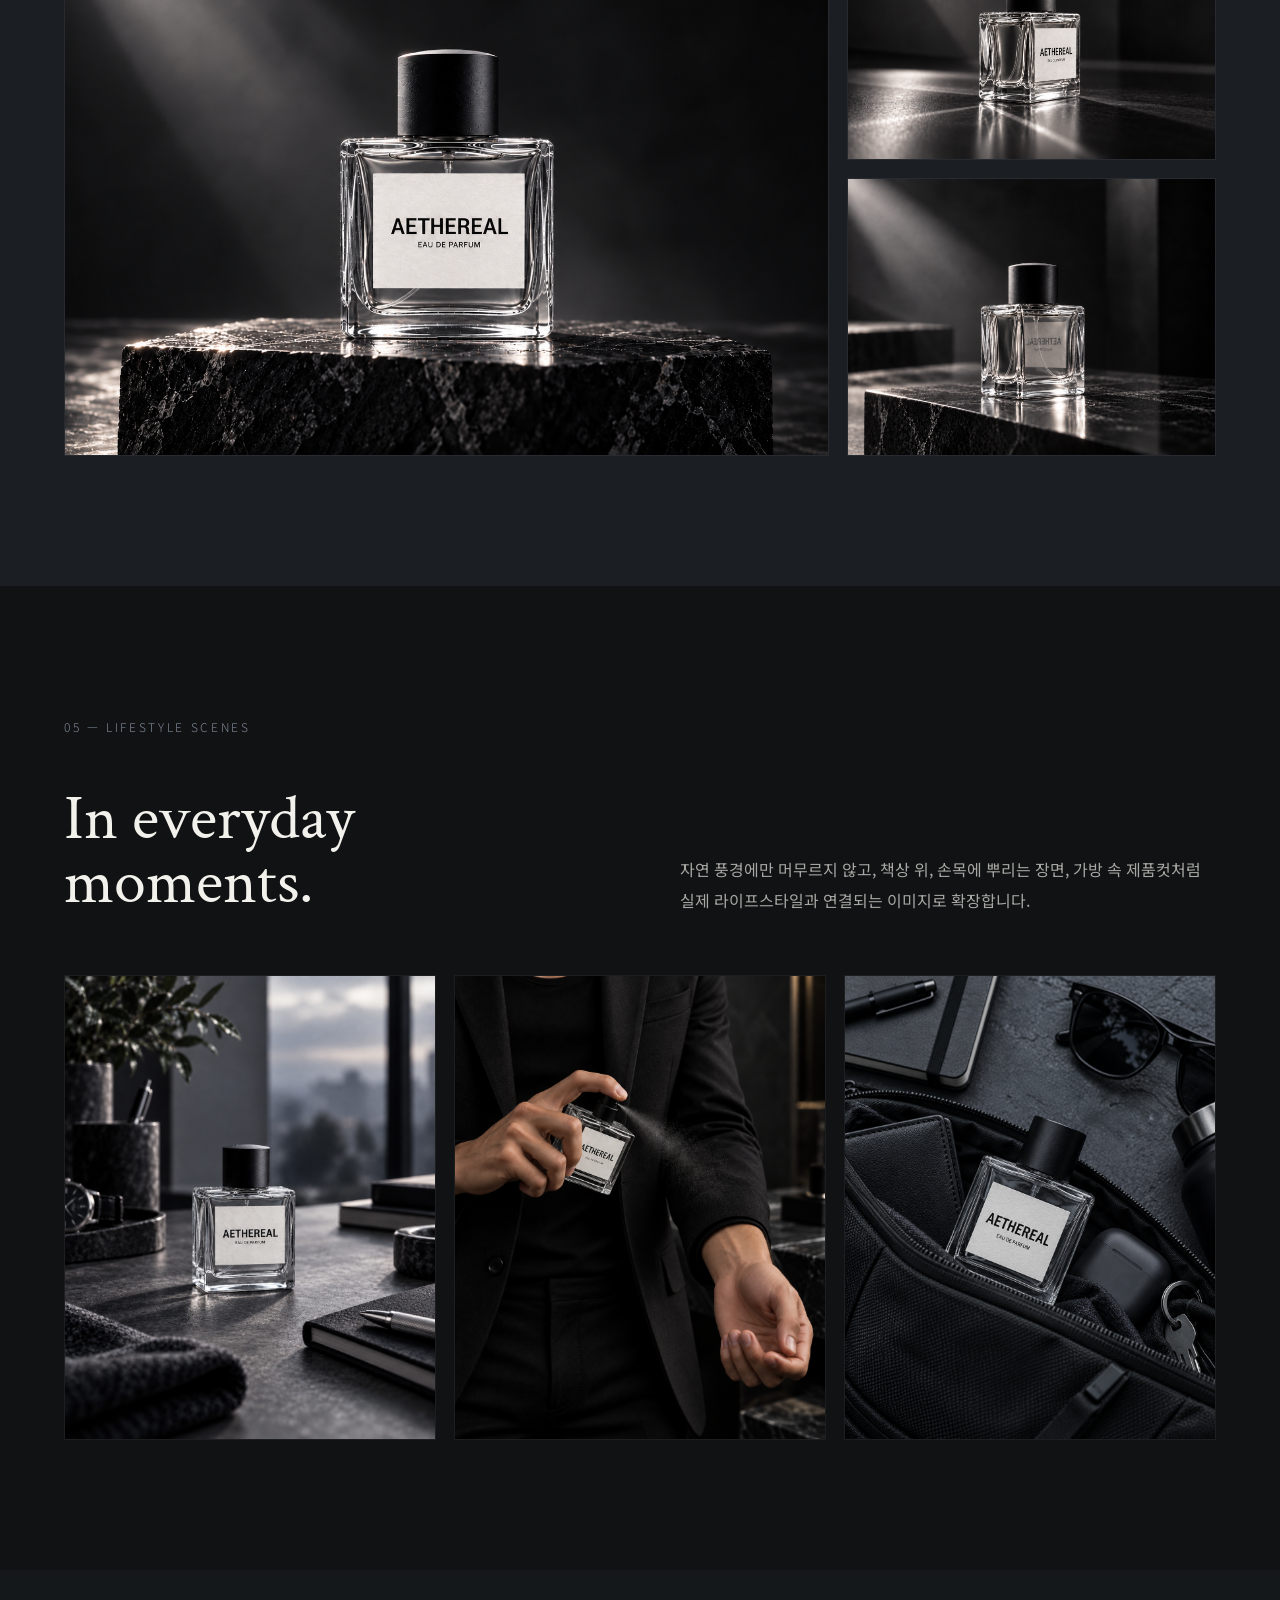
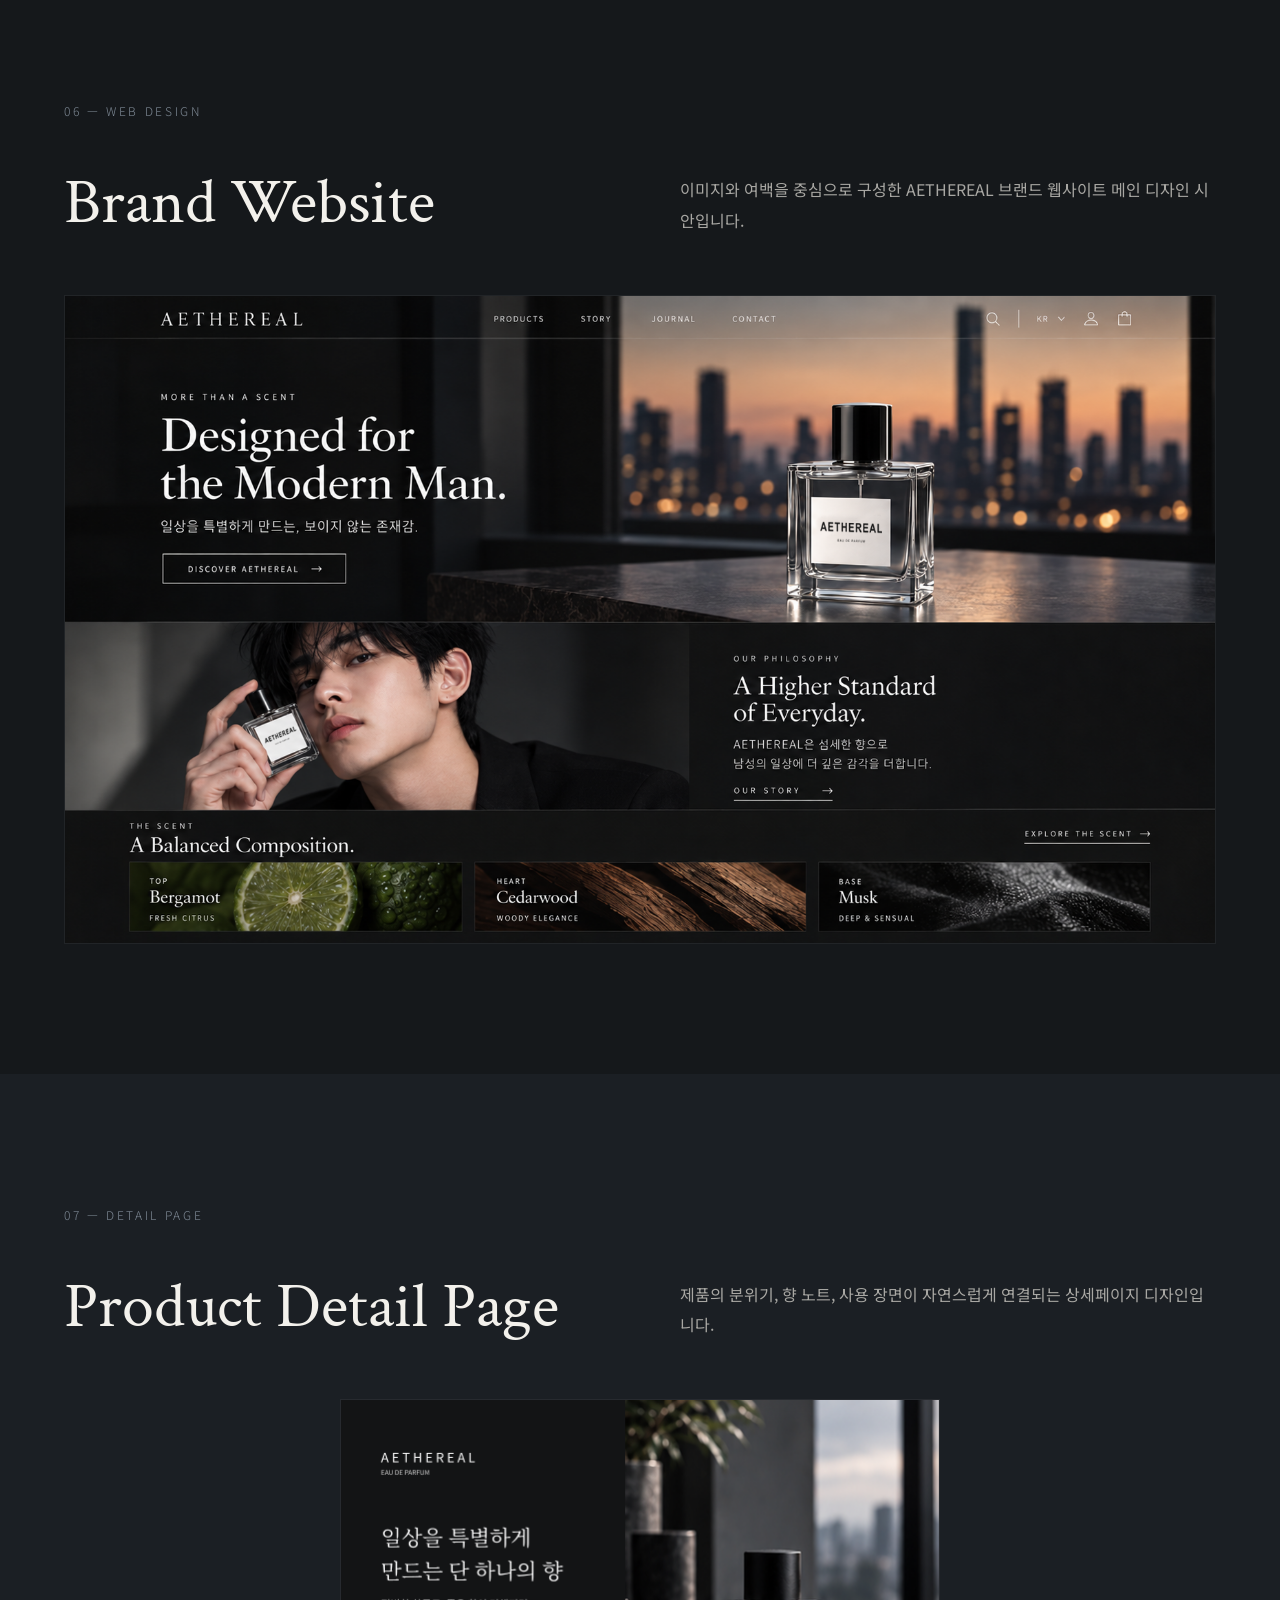
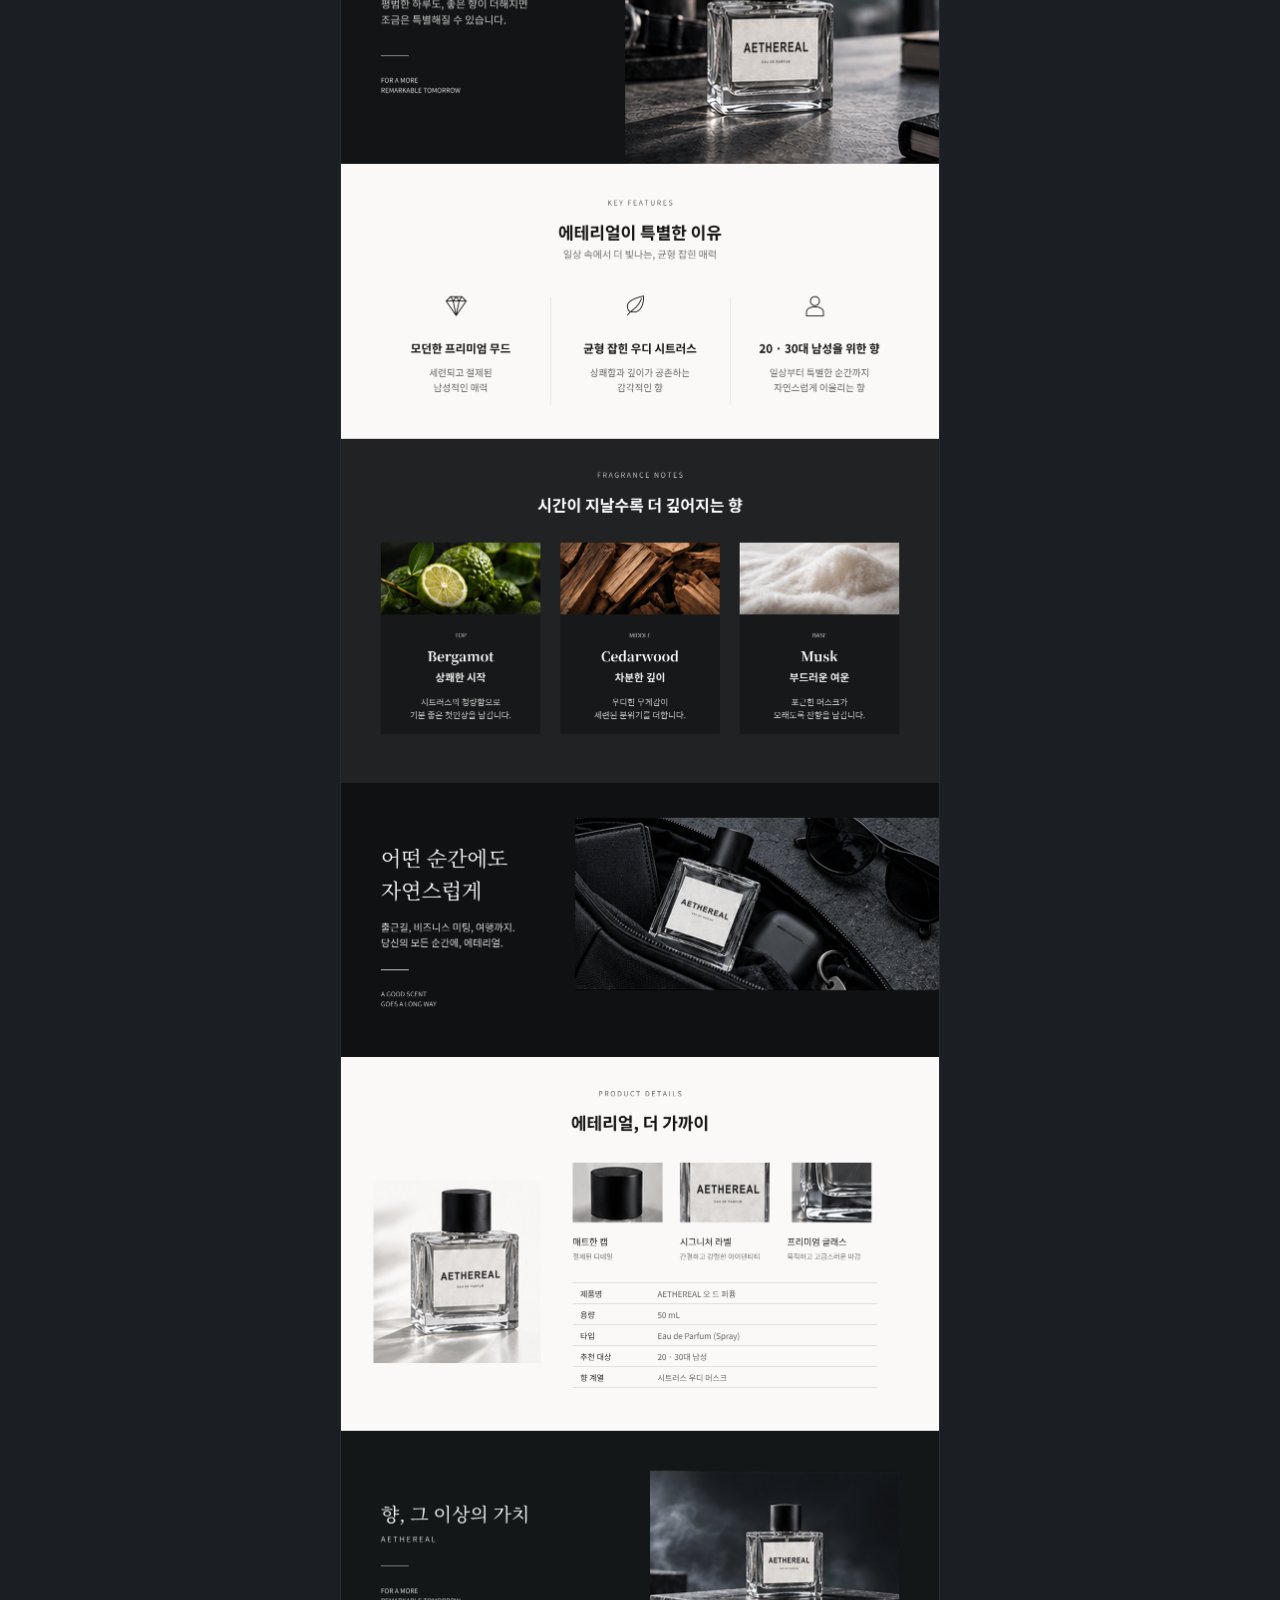
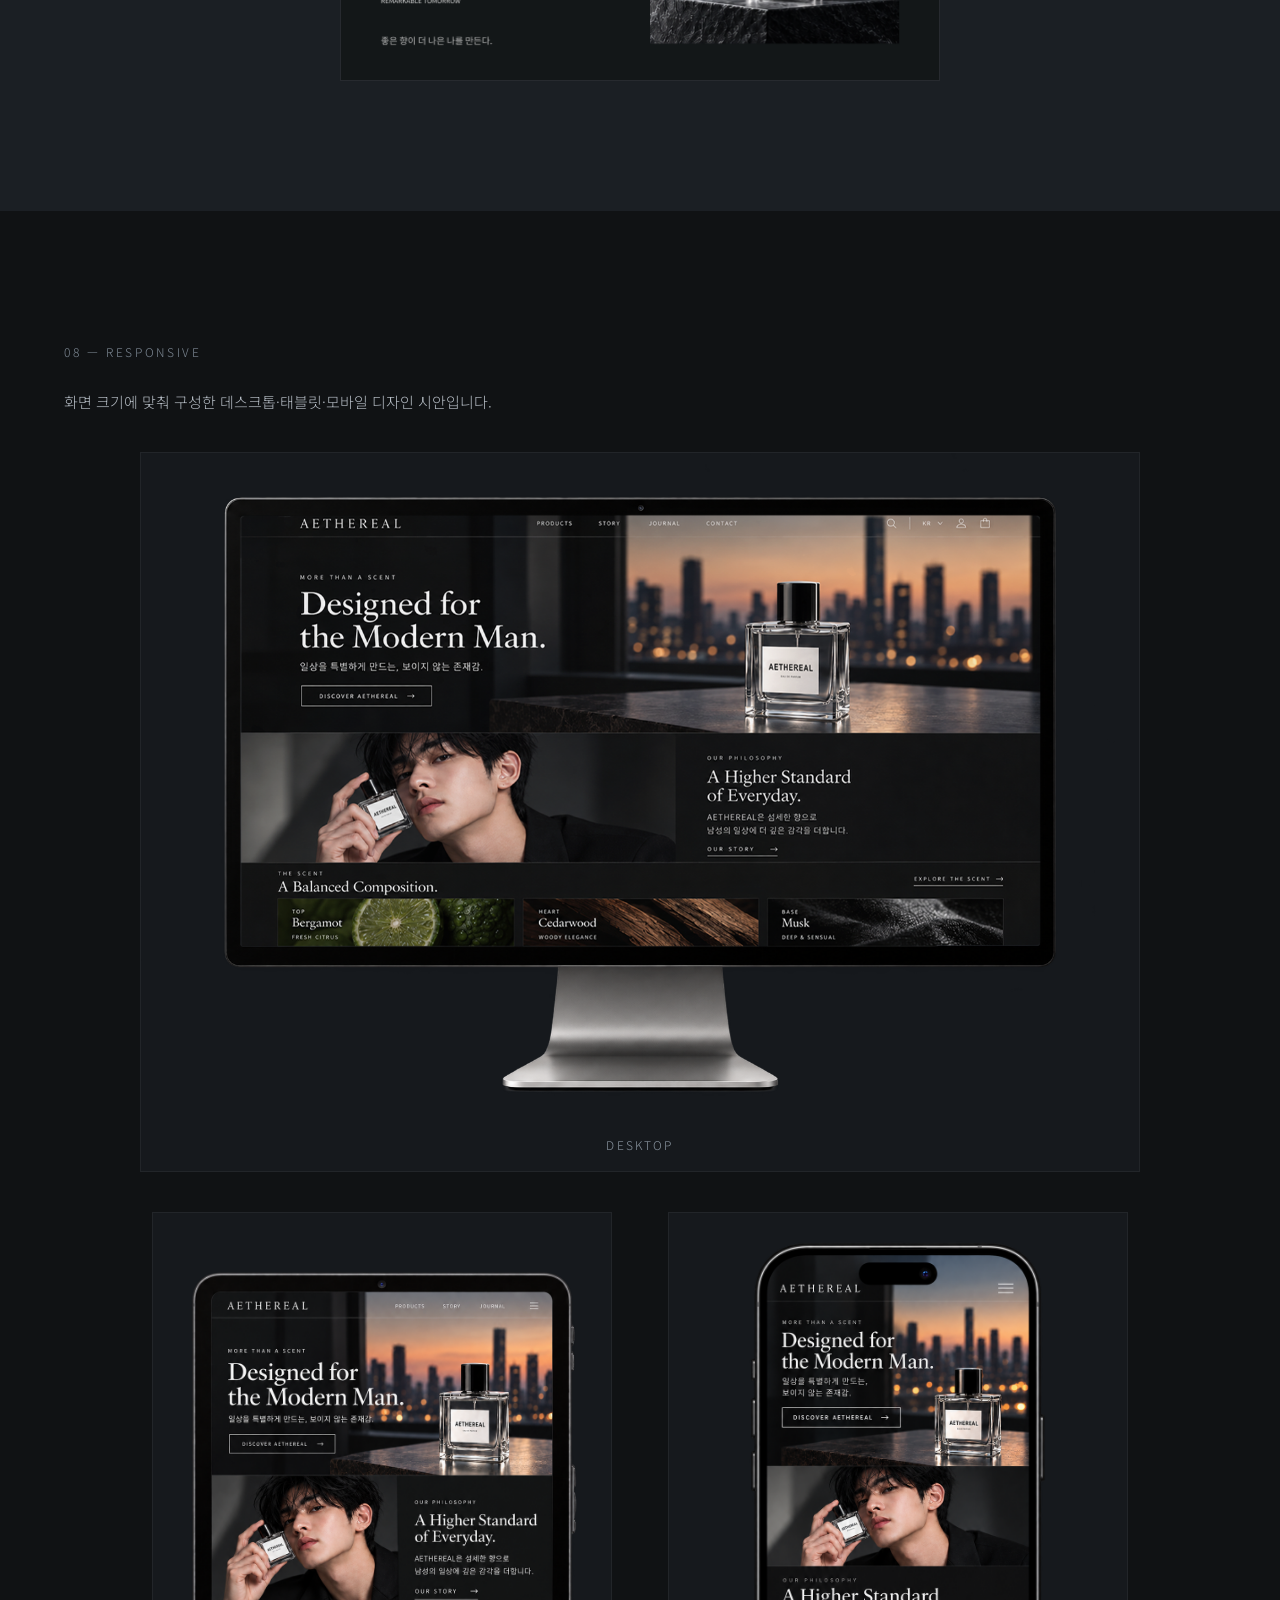
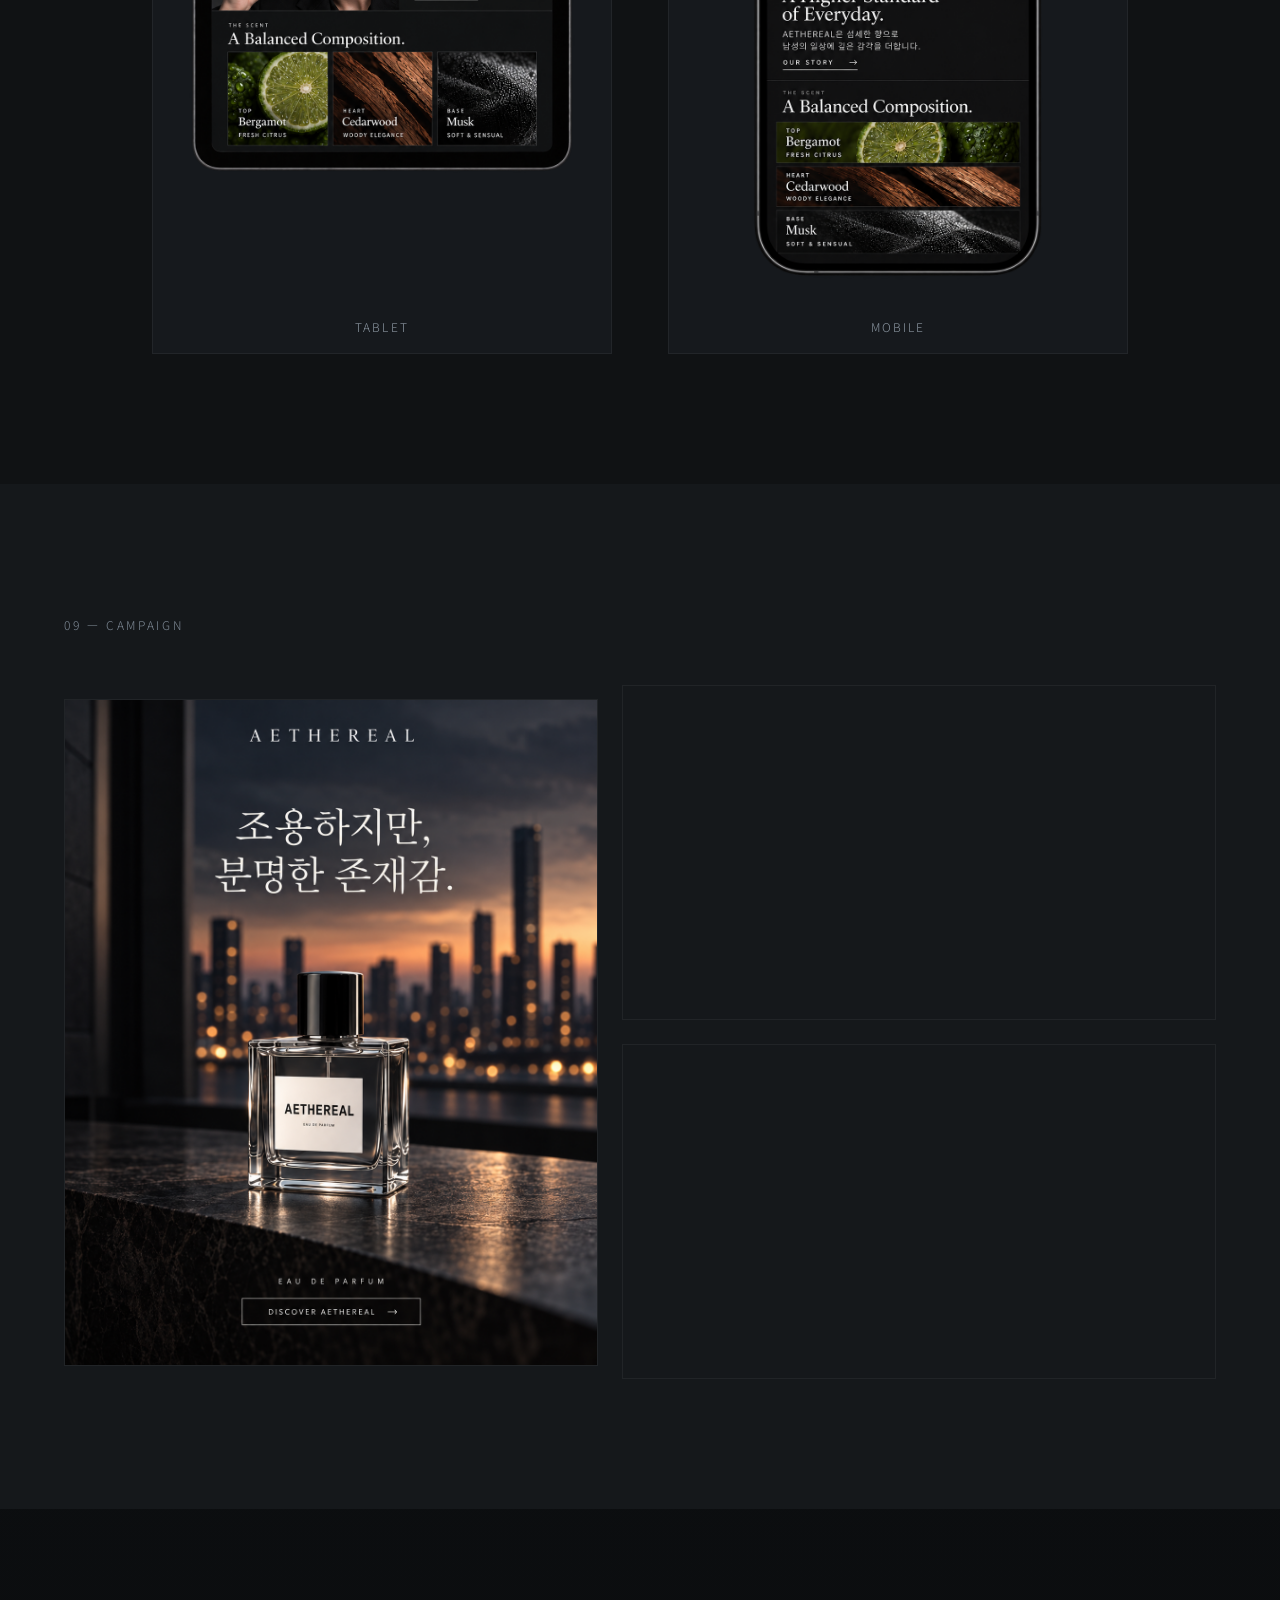
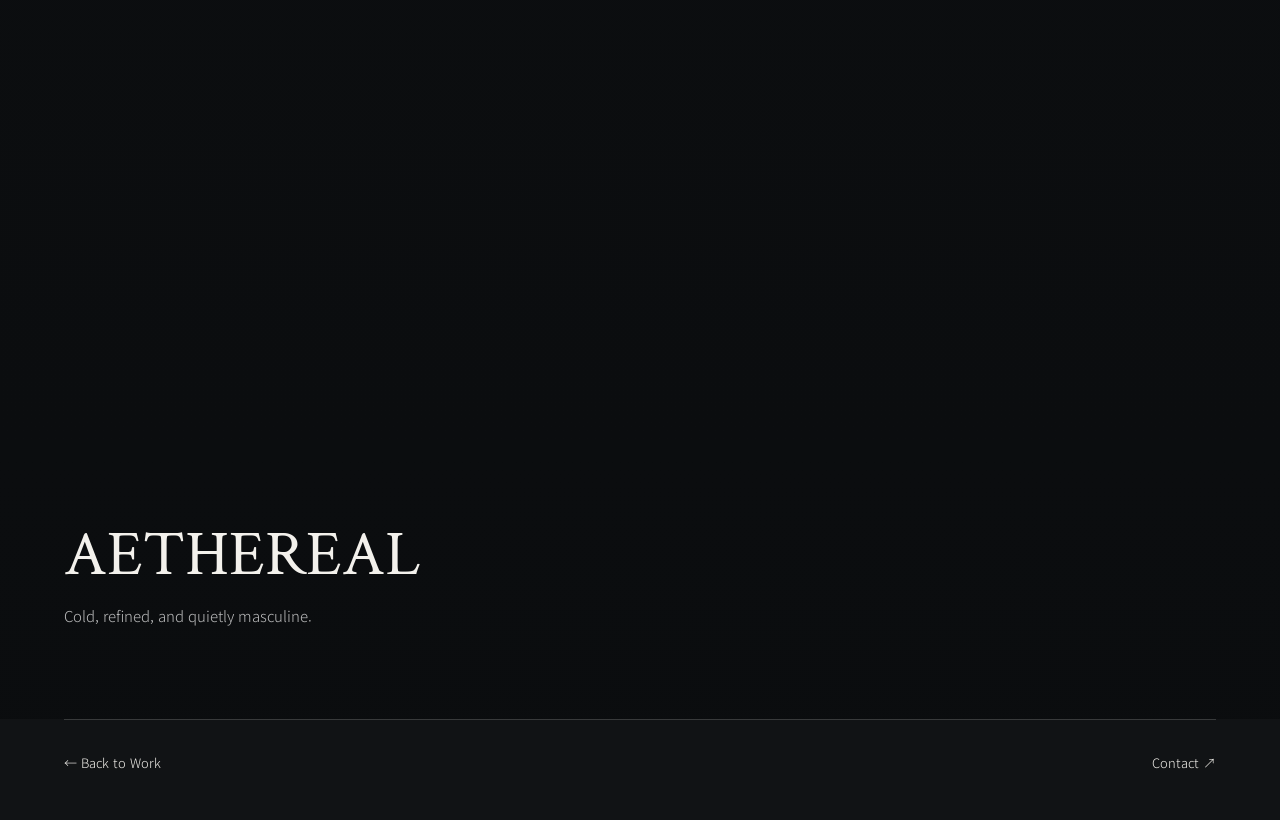
<file: project-aethereal.html>
<!DOCTYPE html>
<html lang="ko">
<head>
  <meta charset="UTF-8" />
  <meta name="viewport" content="width=device-width, initial-scale=1.0" />
  <title>AETHEREAL | Park Chang Wook</title>
  <meta name="description" content="20–30대 남성을 위한 향수 브랜드 콘셉트. 제품과 향의 정보를 중심으로 구성한 웹·상세페이지 디자인.">
  <meta property="og:title" content="AETHEREAL | Park Chang Wook">
  <meta property="og:description" content="20–30대 남성을 위한 향수 브랜드 콘셉트. 제품과 향의 정보를 중심으로 구성한 웹·상세페이지 디자인.">
  <meta property="og:type" content="website">

  <link rel="preconnect" href="https://fonts.googleapis.com">
  <link rel="preconnect" href="https://fonts.gstatic.com" crossorigin>

  <link
    href="https://fonts.googleapis.com/css2?family=Crimson+Text:wght@400;600&family=Noto+Sans+KR:wght@300;400;500&display=swap"
    rel="stylesheet"
  />

  <link rel="stylesheet" href="aethereal-dark.css" />
<link rel="stylesheet" href="project-information.css">
</head>
<body>

  <!-- top bar -->
  <header class="topbar">
    <div class="inner topbar-inner">
      <a href="index.html" class="topbar-logo">PARK CHANG WOOK</a>
      <span class="topbar-project">AETHEREAL PROJECT</span>
    </div>
  </header>

  <main>

    <!-- 01 cover -->
    <section class="cover">
      <div class="cover-media">
        <img src="web-assets/img/AETHEREAL/aethereal-cover.webp" alt="AETHEREAL cover image" width="1672" height="941" loading="eager" fetchpriority="high" />
      </div>

      <div class="cover-overlay inner">
        <div class="cover-copy">
          <span class="eyebrow">MEN'S FRAGRANCE / 2026</span>
          <h1>AETHEREAL</h1>
          <p>
            A cold, quiet and refined fragrance experience
            for men in their 20s and 30s.
          </p>
        </div>
      </div>
    </section>

    <!-- 02 overview -->
    <section class="section section-dark">
      <div class="inner">
        <span class="section-label">01 — OVERVIEW</span>

        <div class="intro-grid">
          <div class="intro-title">
            <h2>
              Quiet, cold,<br />
              and refined.
            </h2>
          </div>

          <div class="intro-desc">
            <p>
              AETHEREAL은 20–30대 남성을 위한 향수 브랜드 프로젝트입니다.
              제품과 향의 특징을 먼저 보여주고, 상세 정보와 캠페인으로 이어지도록 구성했습니다.
              어두운 배경과 명도 대비로 제품 및 타이포그래피의 우선순위를 정리했습니다.
            </p>

            <div class="info-grid">
              <div>
                <span>PROJECT TYPE</span>
                <p>Personal Project</p>
              </div>
              <div>
                <span>ROLE</span>
                <p>Web Design / Detail Page / Visual Design</p>
              </div>
              <div>
                <span>TOOLS</span>
                <p>Photoshop / Figma / HTML / CSS</p>
              </div>
              <div>
                <span>PERIOD</span>
                <p>2026</p>
              </div>
            </div>
          </div>
        </div>
      </div>
    </section>

    <!-- 03 concept -->
    <section class="section section-deep">
      <div class="inner">
        <span class="section-label">02 — CONCEPT</span>

        <div class="concept-head">
          <h2>Masculine mood<br />without being heavy.</h2>
          <p>
            자연적인 차가움과 도시적인 절제를 함께 담아,
            무겁기보다는 세련되고 조용한 남성성을 표현합니다.
          </p>
        </div>

        <div class="concept-cards">
          <article>
            <span>01</span>
            <h3>Cool</h3>
            <p>새벽 공기처럼 차갑고 맑은 인상</p>
          </article>

          <article>
            <span>02</span>
            <h3>Refined</h3>
            <p>불필요한 장식을 덜어낸 절제된 분위기</p>
          </article>

          <article>
            <span>03</span>
            <h3>Daily</h3>
            <p>자연뿐 아니라 일상 속에서도 어울리는 향수</p>
          </article>
        </div>
      </div>
    </section>

    <!-- 04 visual direction -->
    <section class="section section-dark">
      <div class="inner">
        <span class="section-label">03 — VISUAL DIRECTION</span>

        <div class="vd-head">
          <h2>Color & Mood</h2>
          <p>
            블랙과 진한 그레이를 중심으로,
            푸른기 섞인 회색과 미세한 실버 톤을 사용해
            차갑고 세련된 남성 향수의 인상을 만듭니다.
          </p>
        </div>

        <div class="palette">
          <div class="swatch s1"><span>#111315</span></div>
          <div class="swatch s2"><span>#1a1e23</span></div>
          <div class="swatch s3"><span>#242b33</span></div>
          <div class="swatch s4"><span>#515b67</span></div>
          <div class="swatch s5"><span>#d9dce1</span></div>
        </div>
      </div>
    </section>

    <!-- 05 key visual -->
    <section class="section section-mid">
      <div class="inner">
        <span class="section-label">04 — KEY VISUAL</span>

        <div class="grid-visual">
          <figure class="big">
            <img src="web-assets/img/AETHEREAL/visual-01.webp" alt="AETHEREAL key visual 1" width="1448" height="1086" loading="lazy" decoding="async" />
          </figure>
          <figure>
            <img src="web-assets/img/AETHEREAL/visual-02.webp" alt="AETHEREAL key visual 2" width="1448" height="1086" loading="lazy" decoding="async" />
          </figure>
          <figure>
            <img src="web-assets/img/AETHEREAL/visual-03.webp" alt="AETHEREAL key visual 3" width="1448" height="1086" loading="lazy" decoding="async" />
          </figure>
        </div>
      </div>
    </section>

    <!-- 06 lifestyle -->
    <section class="section section-deep">
      <div class="inner">
        <span class="section-label">05 — LIFESTYLE SCENES</span>

        <div class="lifestyle-head">
          <h2>In everyday moments.</h2>
          <p>
            자연 풍경에만 머무르지 않고,
            책상 위, 손목에 뿌리는 장면, 가방 속 제품컷처럼
            실제 라이프스타일과 연결되는 이미지로 확장합니다.
          </p>
        </div>

        <div class="life-grid">
          <figure>
            <img src="web-assets/img/AETHEREAL/aethereal-desk.webp" alt="Perfume on desk" width="1122" height="1402" loading="lazy" decoding="async" />
          </figure>
          <figure>
            <img src="web-assets/img/AETHEREAL/aethereal-spraying.webp" alt="Spraying perfume on wrist" width="1122" height="1402" loading="lazy" decoding="async" />
          </figure>
          <figure>
            <img src="web-assets/img/AETHEREAL/aethereal-bag.webp" alt="Perfume in bag" width="1122" height="1402" loading="lazy" decoding="async" />
          </figure>
        </div>
      </div>
    </section>

    <!-- 07 web design -->
    <section class="section section-dark">
      <div class="inner">
        <span class="section-label">06 — WEB DESIGN</span>

        <div class="block-head">
          <h2>Brand Website</h2>
          <p>
            이미지와 여백을 중심으로 구성한
            AETHEREAL 브랜드 웹사이트 메인 디자인 시안입니다.
          </p>
        </div>

        <figure class="full-shot">
          <div class="image-display"><img src="web-assets/img/AETHEREAL/brand-webpage.webp" alt="AETHEREAL website main design" width="1672" height="941" loading="lazy" decoding="async" /></div>
        </figure>
      </div>
    </section>

    <!-- 08 detail page -->
    <section class="section section-mid">
      <div class="inner">
        <span class="section-label">07 — DETAIL PAGE</span>

        <div class="block-head">
          <h2>Product Detail Page</h2>
          <p>
            제품의 분위기, 향 노트, 사용 장면이 자연스럽게 연결되는
            상세페이지 디자인입니다.
          </p>
        </div>

        <figure class="detail-shot">
          <div class="image-display"><img src="web-assets/img/AETHEREAL/aethereal-detail-page.webp" alt="AETHEREAL detail page" width="1200" height="3771" loading="lazy" decoding="async" /></div>
        </figure>
      </div>
    </section>

    <!-- 09 responsive -->
    <section class="section section-deep">
      <div class="inner">
        <span class="section-label">08 — RESPONSIVE</span>
        <p class="responsive-note">화면 크기에 맞춰 구성한 데스크톱·태블릿·모바일 디자인 시안입니다.</p>

        <div class="device-wrap">
          <figure class="desktop">
            <div class="image-display"><img src="img/AETHEREAL/desktop1(mok).png" alt="Desktop view" width="1536" height="1024" loading="lazy" decoding="async" /></div>
            <figcaption>DESKTOP</figcaption>
          </figure>

          <figure class="tablet">
            <div class="image-display"><img src="img/AETHEREAL/tablet1(mok).png" alt="Tablet view" width="1086" height="1448" loading="lazy" decoding="async" /></div>
            <figcaption>TABLET</figcaption>
          </figure>

          <figure class="mobile">
            <div class="image-display"><img src="img/AETHEREAL/mobile1(mok).png" alt="Mobile view" width="1024" height="1536" loading="lazy" decoding="async" /></div>
            <figcaption>MOBILE</figcaption>
          </figure>
        </div>
      </div>
    </section>

    <!-- 10 campaign -->
    <section class="section section-dark">
      <div class="inner">
        <span class="section-label">09 — CAMPAIGN</span>

        <div class="campaign-grid">
          <figure class="campaign-large">
            <div class="image-display"><img src="web-assets/img/AETHEREAL/main-ad-01.webp" alt="Campaign visual" width="1122" height="1402" loading="lazy" decoding="async" /></div>
          </figure>
          <figure>
            <div class="image-display"><img src="web-assets/img/AETHEREAL/lifestyle-ad-02.webp" alt="Campaign visual 2" width="1672" height="941" loading="lazy" decoding="async" /></div>
          </figure>
          <figure>
            <div class="image-display"><img src="web-assets/img/AETHEREAL/fragrance-notes.webp" alt="Campaign visual 3" width="1672" height="941" loading="lazy" decoding="async" /></div>
          </figure>
        </div>
      </div>
    </section>

    <!-- 11 final -->
    <section class="final-section">
      <div class="final-bg">
        <img src="web-assets/img/AETHEREAL/aethereal-final.webp" alt="AETHEREAL final visual" width="1672" height="941" loading="lazy" decoding="async" />
      </div>

      <div class="final-copy inner">
        <h2>AETHEREAL</h2>
        <p>Cold, refined, and quietly masculine.</p>
      </div>
    </section>

  </main>
  <footer class="project-end inner"><a href="index.html#work">← Back to Work</a><a href="index.html#contact">Contact ↗</a></footer>

</body>
</html>
</file>
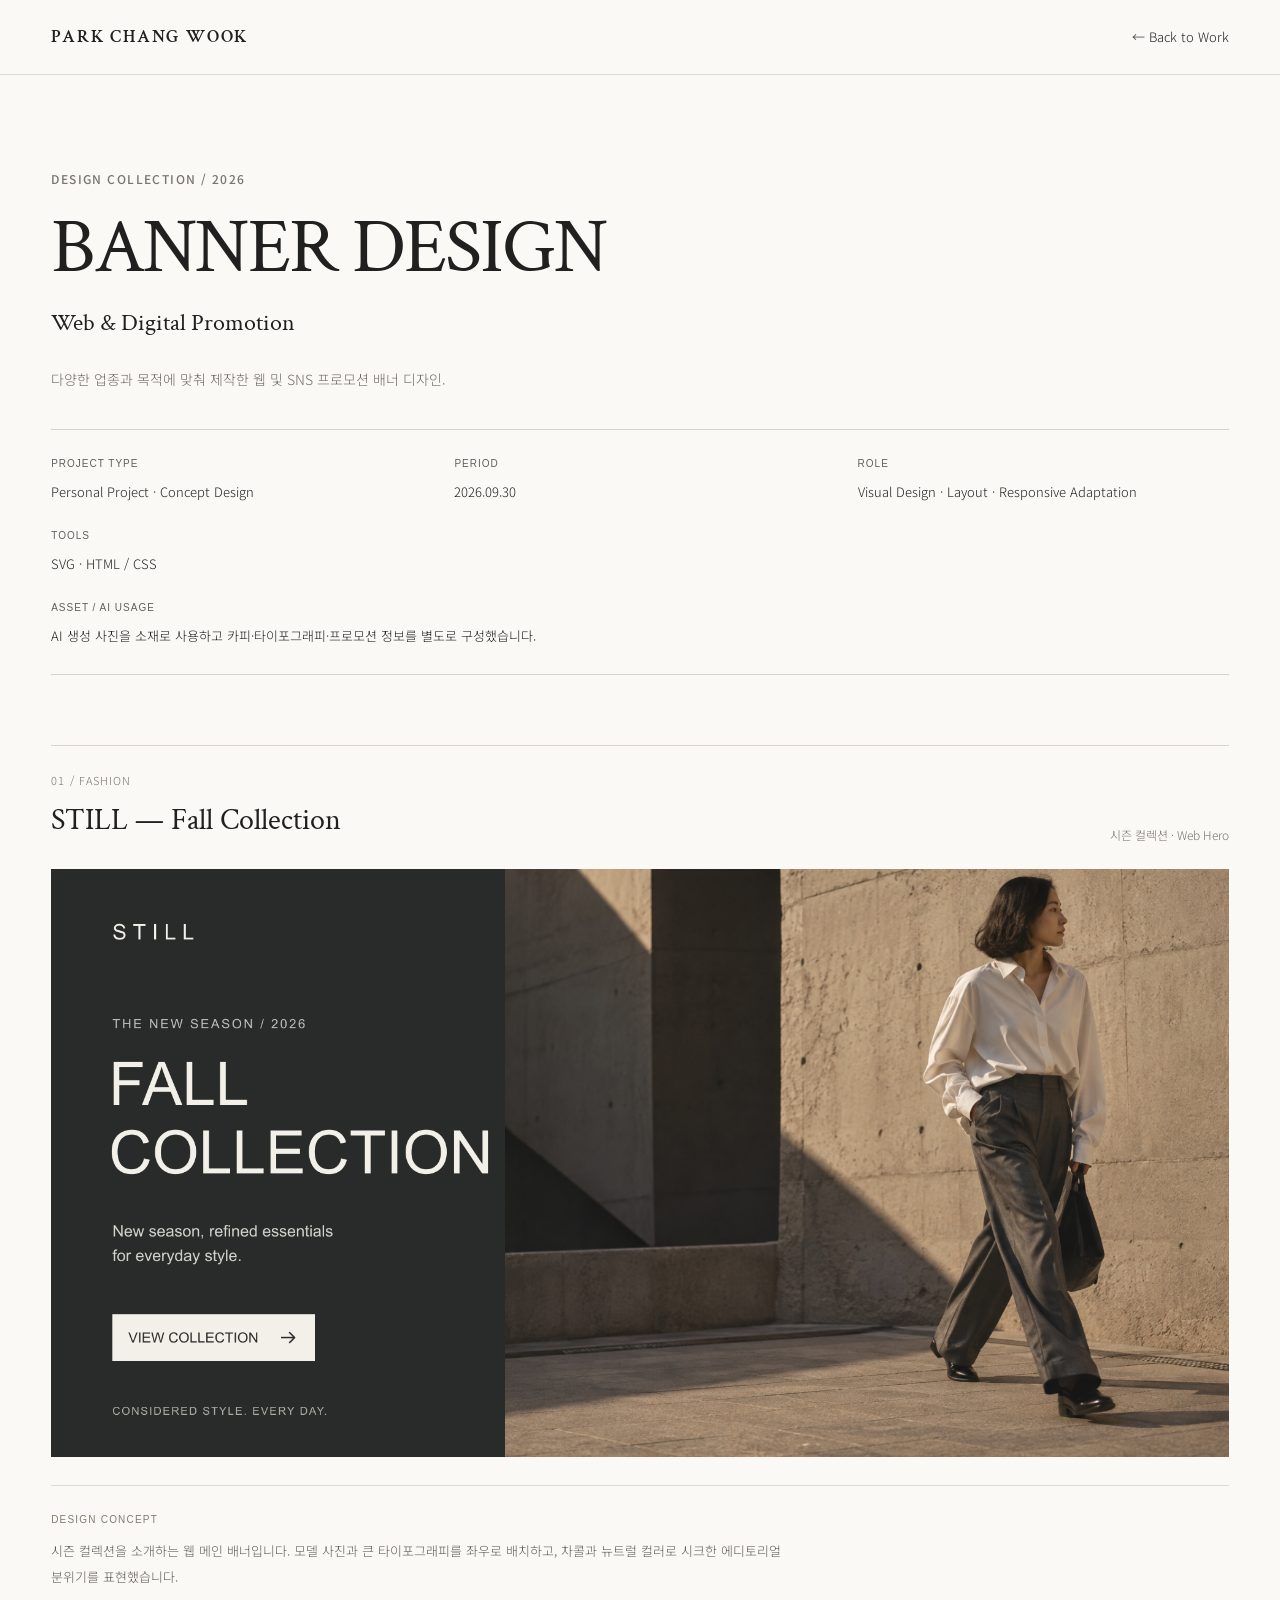
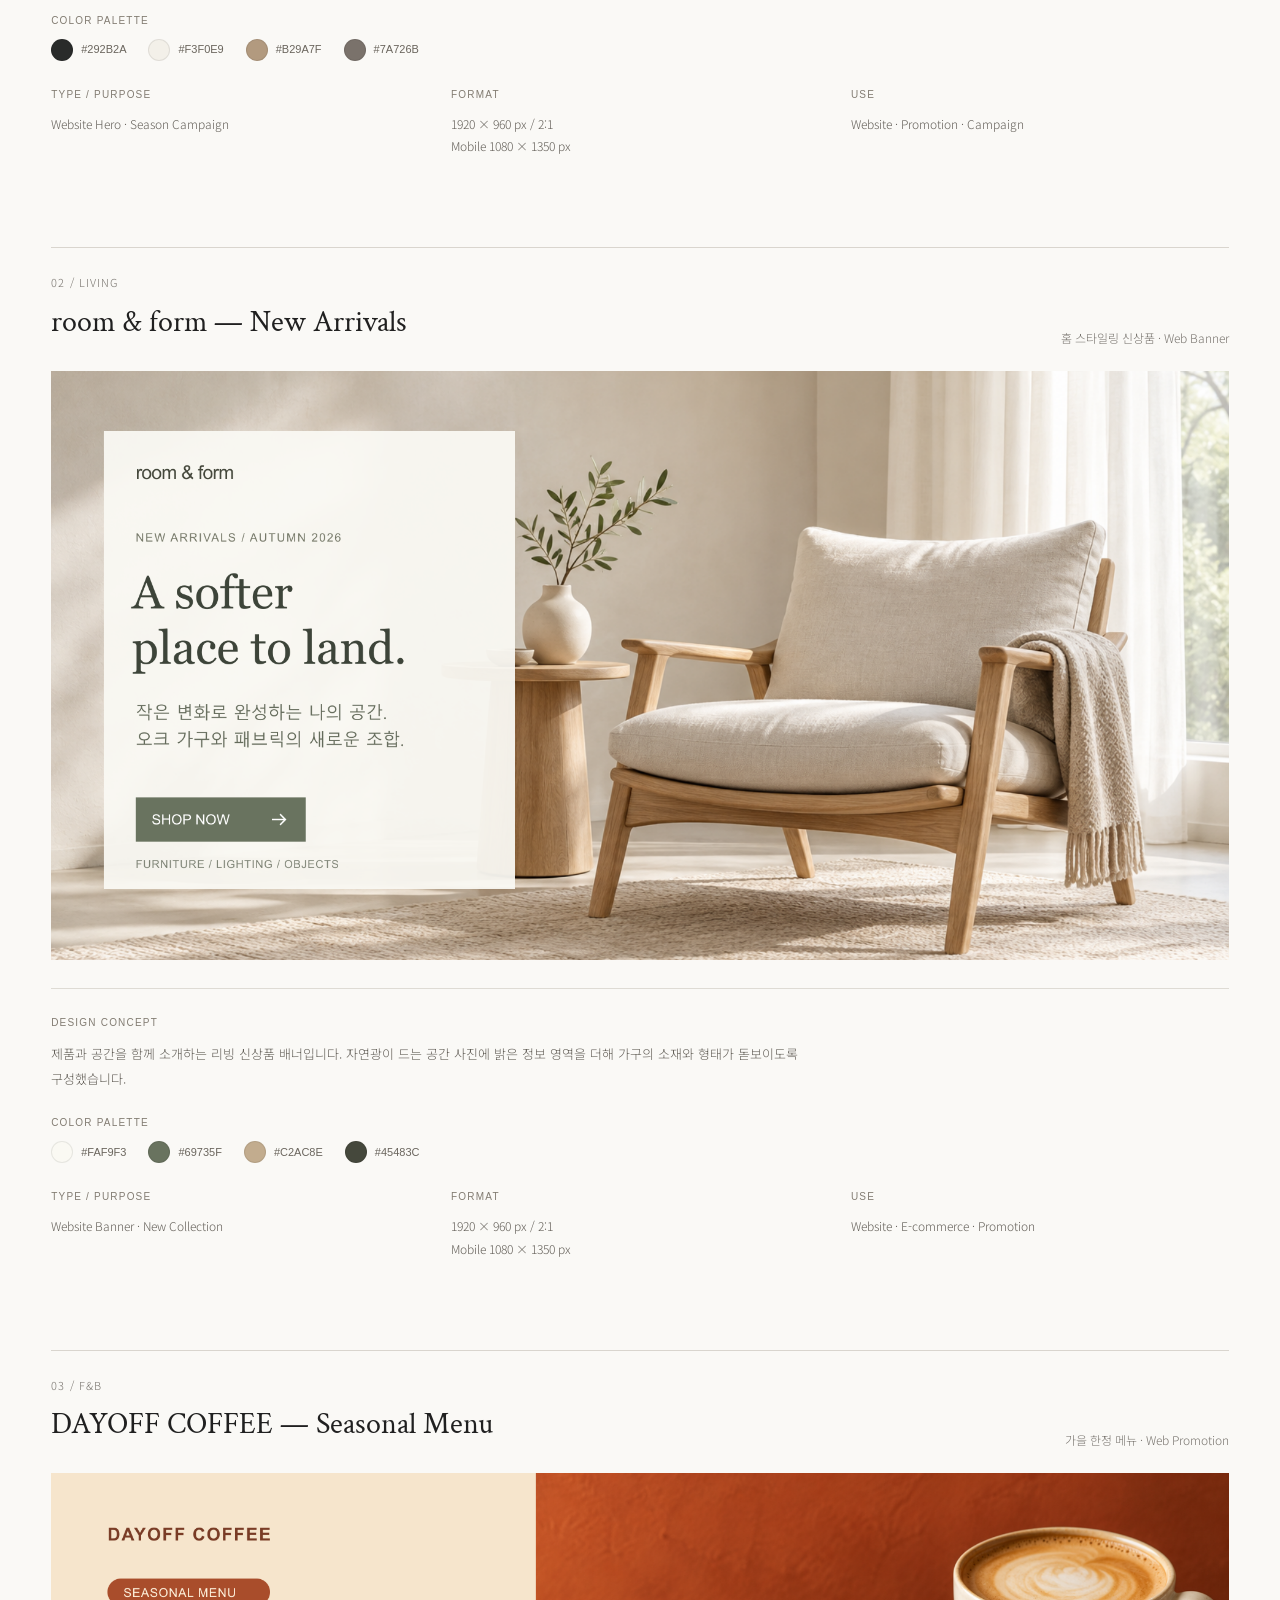
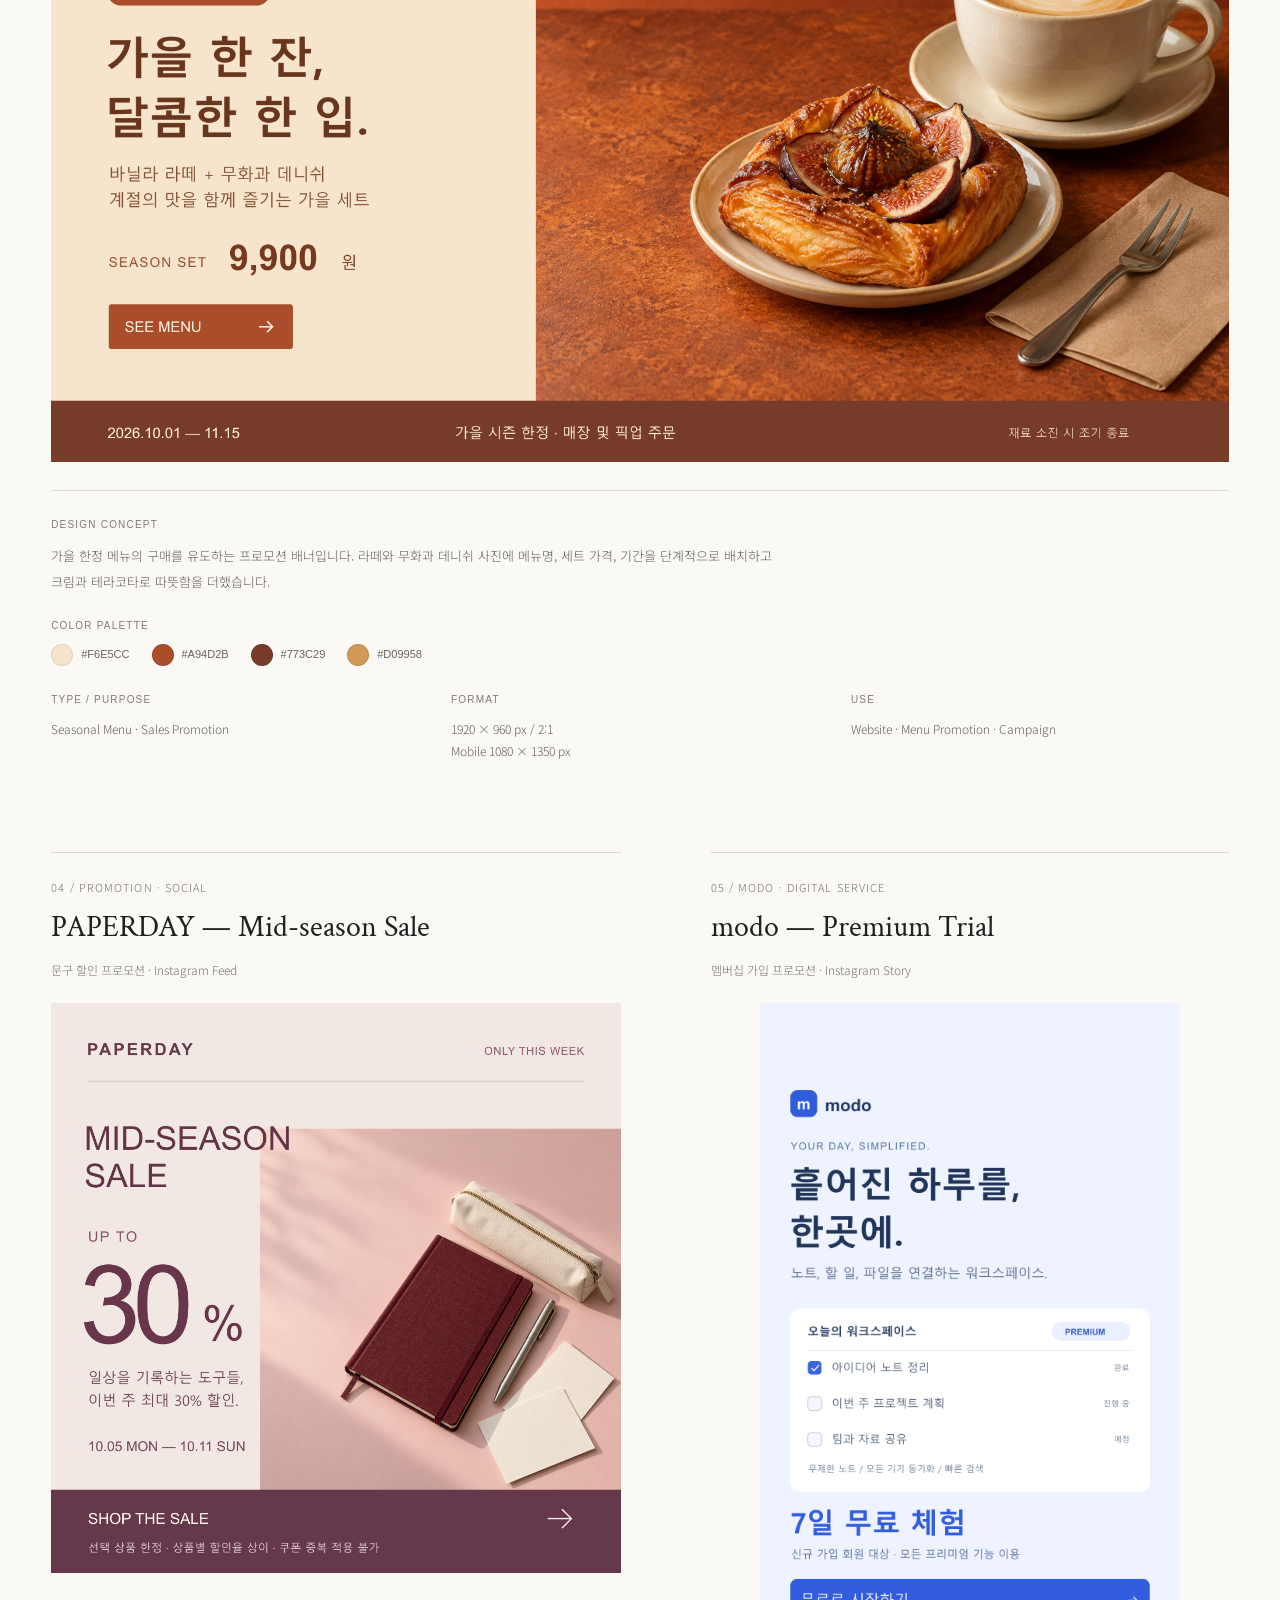
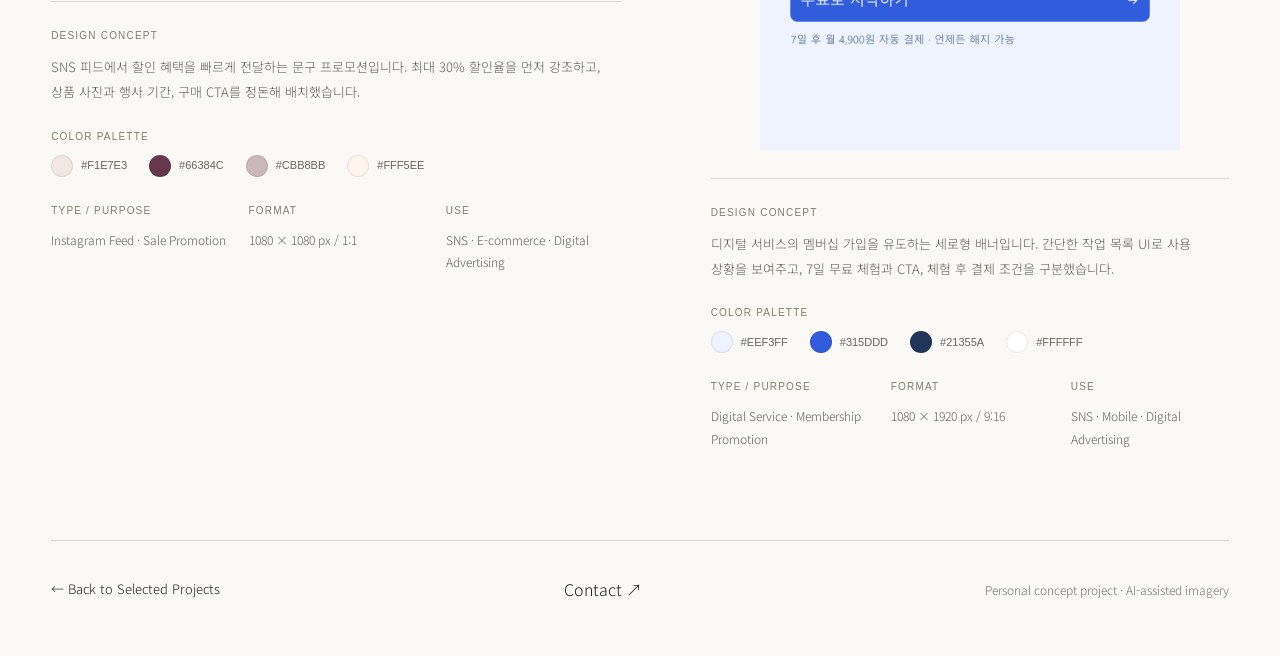
<file: project-banner-design.html>
<!DOCTYPE html>
<html lang="ko">
<head>
  <meta charset="UTF-8">
  <meta name="viewport" content="width=device-width, initial-scale=1">
  <title>BANNER DESIGN | Park Chang Wook</title>
  <meta name="description" content="패션, 리빙, 카페, 문구, 디지털 서비스를 위한 웹 및 SNS 프로모션 배너 디자인 컬렉션.">
  <link rel="preconnect" href="https://fonts.googleapis.com">
  <link rel="preconnect" href="https://fonts.gstatic.com" crossorigin>
  <link href="https://fonts.googleapis.com/css2?family=Crimson+Text:wght@400;600&family=Noto+Sans+KR:wght@300;400;500;600&display=swap" rel="stylesheet">
  <link rel="stylesheet" href="style.css">
  <link rel="stylesheet" href="banner-design.css">
  <link rel="stylesheet" href="collection-details.css">
  <link rel="stylesheet" href="project-information.css">
</head>
<body class="banner-page">
  <header class="banner-top">
    <div class="banner-wrap">
      <a class="logo" href="index.html">PARK CHANG WOOK</a>
      <a class="back-link" href="index.html#work">← Back to Work</a>
    </div>
  </header>
  <main class="banner-wrap">
    <section class="banner-intro" aria-labelledby="project-title">
      <span class="eyebrow">DESIGN COLLECTION / 2026</span>
      <h1 id="project-title">BANNER DESIGN</h1>
      <p class="banner-subtitle">Web &amp; Digital Promotion</p>
      <p class="banner-description">다양한 업종과 목적에 맞춰 제작한 웹 및 SNS 프로모션 배너 디자인.</p><dl class="project-facts"><div><dt>PROJECT TYPE</dt><dd>Personal Project · Concept Design</dd></div><div><dt>PERIOD</dt><dd>2026.09.30</dd></div><div><dt>ROLE</dt><dd>Visual Design · Layout · Responsive Adaptation</dd></div><div><dt>TOOLS</dt><dd>SVG · HTML / CSS</dd></div><div><dt>ASSET / AI USAGE</dt><dd>AI 생성 사진을 소재로 사용하고 카피·타이포그래피·프로모션 정보를 별도로 구성했습니다.</dd></div></dl>
    </section>
    <section class="banner-work" aria-labelledby="fashion-title">
      <div class="banner-caption">
        <div><span>01 / FASHION</span><h2 id="fashion-title">STILL — Fall Collection</h2></div>
        <p>시즌 컬렉션 · Web Hero</p>
      </div>
      <picture>
        <source media="(max-width: 767px)" srcset="web-assets/banner-design-2026/exports/01-fashion-mobile.webp" width="1080" height="1350">
        <img class="banner-art" src="web-assets/banner-design-2026/exports/01-fashion-web.webp" width="1920" height="960" alt="STILL 2026 가을 컬렉션. 차콜 배경의 컬렉션 안내와 뉴트럴 의상을 입은 모델, View Collection 버튼." fetchpriority="high">
      </picture>
      <div class="design-notes"><div class="design-concept"><h3>DESIGN CONCEPT</h3><p>시즌 컬렉션을 소개하는 웹 메인 배너입니다. 모델 사진과 큰 타이포그래피를 좌우로 배치하고, 차콜과 뉴트럴 컬러로 시크한 에디토리얼 분위기를 표현했습니다.</p></div><div class="design-palette"><h3>COLOR PALETTE</h3><ul><li><i style="--swatch:#292B2A" aria-hidden="true"></i><span>#292B2A</span></li><li><i style="--swatch:#F3F0E9" aria-hidden="true"></i><span>#F3F0E9</span></li><li><i style="--swatch:#B29A7F" aria-hidden="true"></i><span>#B29A7F</span></li><li><i style="--swatch:#7A726B" aria-hidden="true"></i><span>#7A726B</span></li></ul></div><dl class="design-facts"><div><dt>TYPE / PURPOSE</dt><dd>Website Hero · Season Campaign</dd></div><div><dt>FORMAT</dt><dd>1920 × 960 px / 2:1<br>Mobile 1080 × 1350 px</dd></div><div><dt>USE</dt><dd>Website · Promotion · Campaign</dd></div></dl></div>

    </section>
    <section class="banner-work" aria-labelledby="living-title">
      <div class="banner-caption">
        <div><span>02 / LIVING</span><h2 id="living-title">room &amp; form — New Arrivals</h2></div>
        <p>홈 스타일링 신상품 · Web Banner</p>
      </div>
      <picture>
        <source media="(max-width: 767px)" srcset="web-assets/banner-design-2026/exports/02-living-mobile.webp" width="1080" height="1350">
        <img class="banner-art" src="web-assets/banner-design-2026/exports/02-living-web.webp" width="1920" height="960" alt="room &amp; form 신상품. 밝은 공간 속 오크 의자와 패브릭, A softer place to land 카피와 Shop Now 버튼." loading="lazy" decoding="async">
      </picture>
      <div class="design-notes"><div class="design-concept"><h3>DESIGN CONCEPT</h3><p>제품과 공간을 함께 소개하는 리빙 신상품 배너입니다. 자연광이 드는 공간 사진에 밝은 정보 영역을 더해 가구의 소재와 형태가 돋보이도록 구성했습니다.</p></div><div class="design-palette"><h3>COLOR PALETTE</h3><ul><li><i style="--swatch:#FAF9F3" aria-hidden="true"></i><span>#FAF9F3</span></li><li><i style="--swatch:#69735F" aria-hidden="true"></i><span>#69735F</span></li><li><i style="--swatch:#C2AC8E" aria-hidden="true"></i><span>#C2AC8E</span></li><li><i style="--swatch:#45483C" aria-hidden="true"></i><span>#45483C</span></li></ul></div><dl class="design-facts"><div><dt>TYPE / PURPOSE</dt><dd>Website Banner · New Collection</dd></div><div><dt>FORMAT</dt><dd>1920 × 960 px / 2:1<br>Mobile 1080 × 1350 px</dd></div><div><dt>USE</dt><dd>Website · E-commerce · Promotion</dd></div></dl></div>

    </section>
    <section class="banner-work" aria-labelledby="cafe-title">
      <div class="banner-caption">
        <div><span>03 / F&amp;B</span><h2 id="cafe-title">DAYOFF COFFEE — Seasonal Menu</h2></div>
        <p>가을 한정 메뉴 · Web Promotion</p>
      </div>
      <picture>
        <source media="(max-width: 767px)" srcset="web-assets/banner-design-2026/exports/03-cafe-mobile.webp" width="1080" height="1350">
        <img class="banner-art" src="web-assets/banner-design-2026/exports/03-cafe-web.webp" width="1920" height="960" alt="DAYOFF COFFEE 가을 한 잔, 달콤한 한 입. 바닐라 라떼와 무화과 데니쉬 세트 9,900원, 2026년 10월 1일부터 11월 15일까지." loading="lazy" decoding="async">
      </picture>
      <div class="design-notes"><div class="design-concept"><h3>DESIGN CONCEPT</h3><p>가을 한정 메뉴의 구매를 유도하는 프로모션 배너입니다. 라떼와 무화과 데니쉬 사진에 메뉴명, 세트 가격, 기간을 단계적으로 배치하고 크림과 테라코타로 따뜻함을 더했습니다.</p></div><div class="design-palette"><h3>COLOR PALETTE</h3><ul><li><i style="--swatch:#F6E5CC" aria-hidden="true"></i><span>#F6E5CC</span></li><li><i style="--swatch:#A94D2B" aria-hidden="true"></i><span>#A94D2B</span></li><li><i style="--swatch:#773C29" aria-hidden="true"></i><span>#773C29</span></li><li><i style="--swatch:#D09958" aria-hidden="true"></i><span>#D09958</span></li></ul></div><dl class="design-facts"><div><dt>TYPE / PURPOSE</dt><dd>Seasonal Menu · Sales Promotion</dd></div><div><dt>FORMAT</dt><dd>1920 × 960 px / 2:1<br>Mobile 1080 × 1350 px</dd></div><div><dt>USE</dt><dd>Website · Menu Promotion · Campaign</dd></div></dl></div>

    </section>
    <div class="social-collection">
      <section class="banner-work" aria-labelledby="sale-title">
        <div class="banner-caption">
          <div><span>04 / PROMOTION · SOCIAL</span><h2 id="sale-title">PAPERDAY — Mid-season Sale</h2></div>
          <p>문구 할인 프로모션 · Instagram Feed</p>
        </div>
        <img class="banner-art" src="web-assets/banner-design-2026/exports/04-sale-feed.webp" width="1080" height="1080" alt="PAPERDAY 미드 시즌 세일. 버건디 노트와 크림색 파우치, 최대 30% 할인, 10월 5일부터 11일까지." loading="lazy" decoding="async">
      <div class="design-notes"><div class="design-concept"><h3>DESIGN CONCEPT</h3><p>SNS 피드에서 할인 혜택을 빠르게 전달하는 문구 프로모션입니다. 최대 30% 할인율을 먼저 강조하고, 상품 사진과 행사 기간, 구매 CTA를 정돈해 배치했습니다.</p></div><div class="design-palette"><h3>COLOR PALETTE</h3><ul><li><i style="--swatch:#F1E7E3" aria-hidden="true"></i><span>#F1E7E3</span></li><li><i style="--swatch:#66384C" aria-hidden="true"></i><span>#66384C</span></li><li><i style="--swatch:#CBB8BB" aria-hidden="true"></i><span>#CBB8BB</span></li><li><i style="--swatch:#FFF5EE" aria-hidden="true"></i><span>#FFF5EE</span></li></ul></div><dl class="design-facts"><div><dt>TYPE / PURPOSE</dt><dd>Instagram Feed · Sale Promotion</dd></div><div><dt>FORMAT</dt><dd>1080 × 1080 px / 1:1</dd></div><div><dt>USE</dt><dd>SNS · E-commerce · Digital Advertising</dd></div></dl></div>

      </section>
      <section class="banner-work" aria-labelledby="modo-title">
        <div class="banner-caption">
          <div><span>05 / MODO · DIGITAL SERVICE</span><h2 id="modo-title">modo — Premium Trial</h2></div>
          <p>멤버십 가입 프로모션 · Instagram Story</p>
        </div>
        <img class="banner-art story-art" src="banner-design-2026/exports/05-membership-story.png" width="1080" height="1920" alt="modo 흩어진 하루를 한곳에. 노트와 할 일, 파일을 연결하는 워크스페이스. 신규 회원 7일 무료 체험, 이후 월 4,900원 자동 결제, 언제든 해지 가능." loading="lazy" decoding="async">
      <div class="design-notes"><div class="design-concept"><h3>DESIGN CONCEPT</h3><p>디지털 서비스의 멤버십 가입을 유도하는 세로형 배너입니다. 간단한 작업 목록 UI로 사용 상황을 보여주고, 7일 무료 체험과 CTA, 체험 후 결제 조건을 구분했습니다.</p></div><div class="design-palette"><h3>COLOR PALETTE</h3><ul><li><i style="--swatch:#EEF3FF" aria-hidden="true"></i><span>#EEF3FF</span></li><li><i style="--swatch:#315DDD" aria-hidden="true"></i><span>#315DDD</span></li><li><i style="--swatch:#21355A" aria-hidden="true"></i><span>#21355A</span></li><li><i style="--swatch:#FFFFFF" aria-hidden="true"></i><span>#FFFFFF</span></li></ul></div><dl class="design-facts"><div><dt>TYPE / PURPOSE</dt><dd>Digital Service · Membership Promotion</dd></div><div><dt>FORMAT</dt><dd>1080 × 1920 px / 9:16</dd></div><div><dt>USE</dt><dd>SNS · Mobile · Digital Advertising</dd></div></dl></div>

      </section>
    </div>
  </main>
  <footer class="banner-wrap banner-end">
    <a class="back-link" href="index.html#work">← Back to Selected Projects</a><a href="index.html#contact">Contact ↗</a>
    <p>Personal concept project · AI-assisted imagery</p>
  </footer>
</body>
</html>
</file>
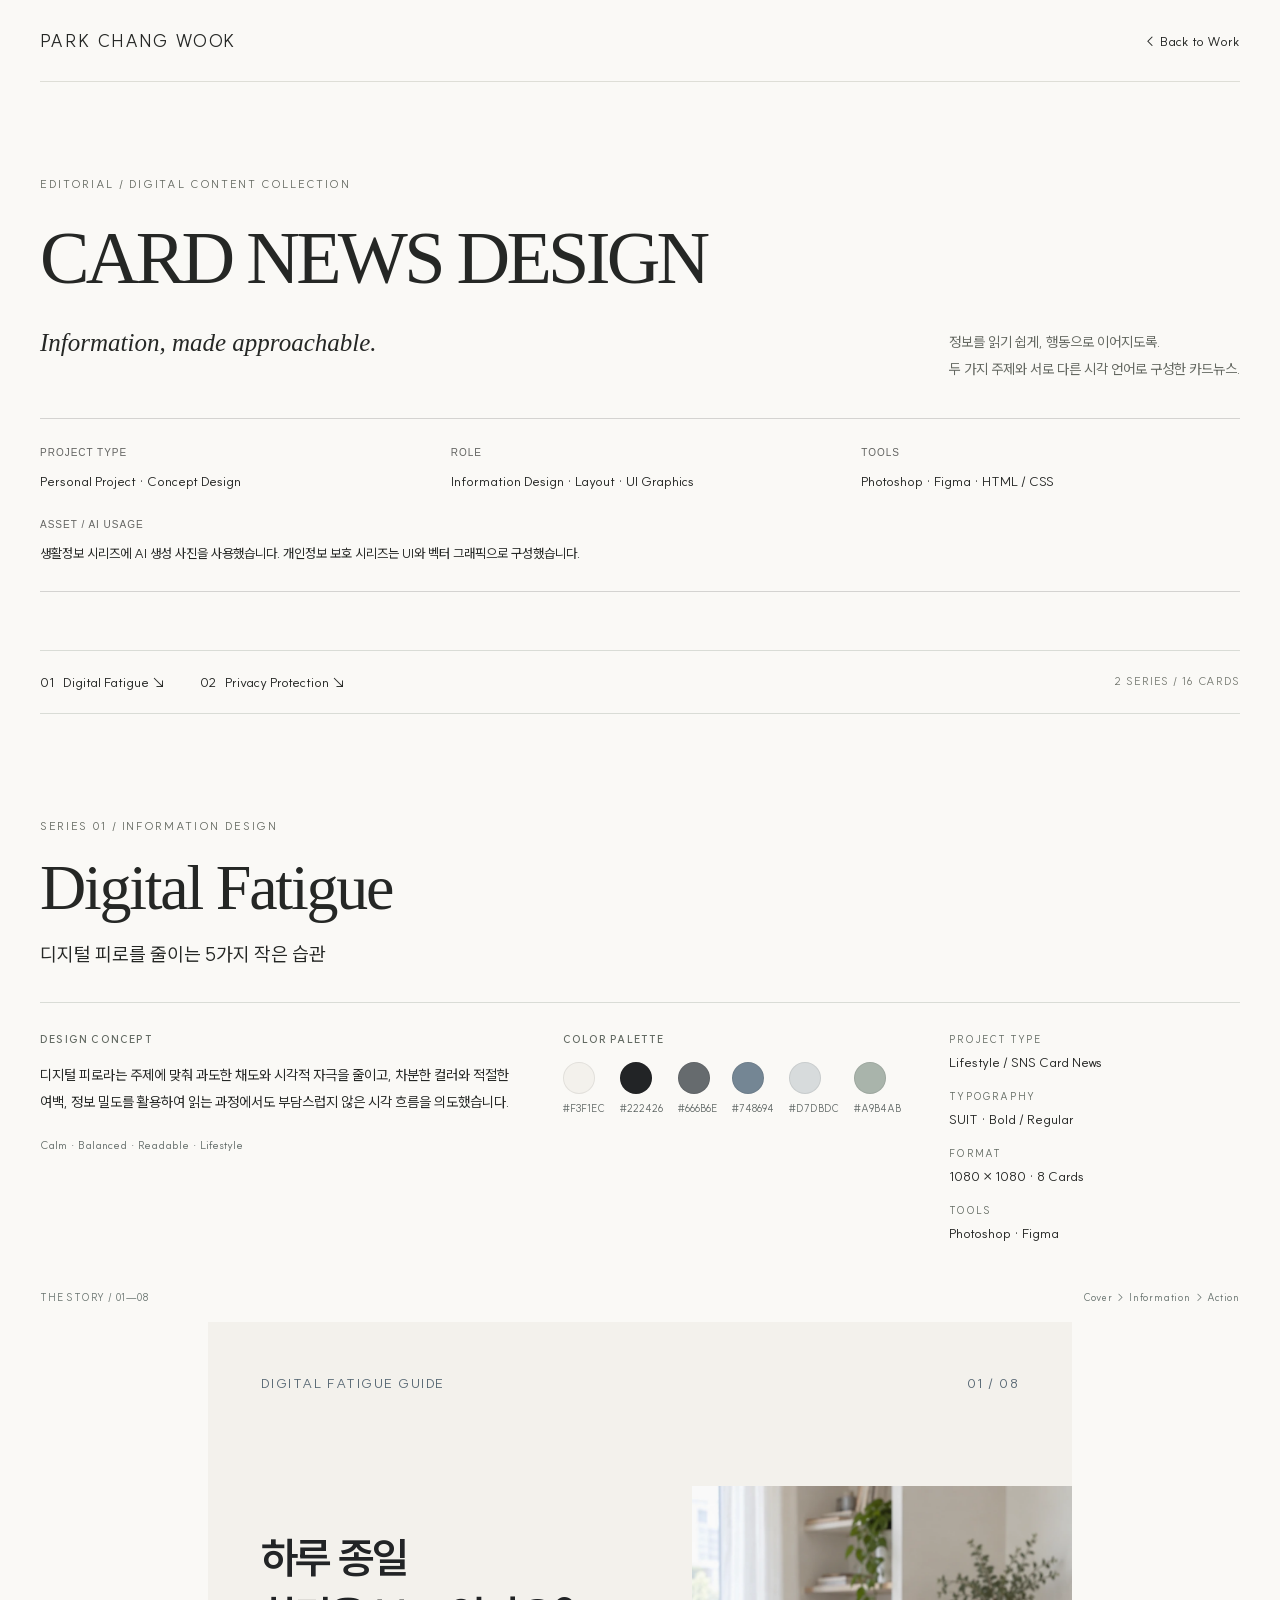
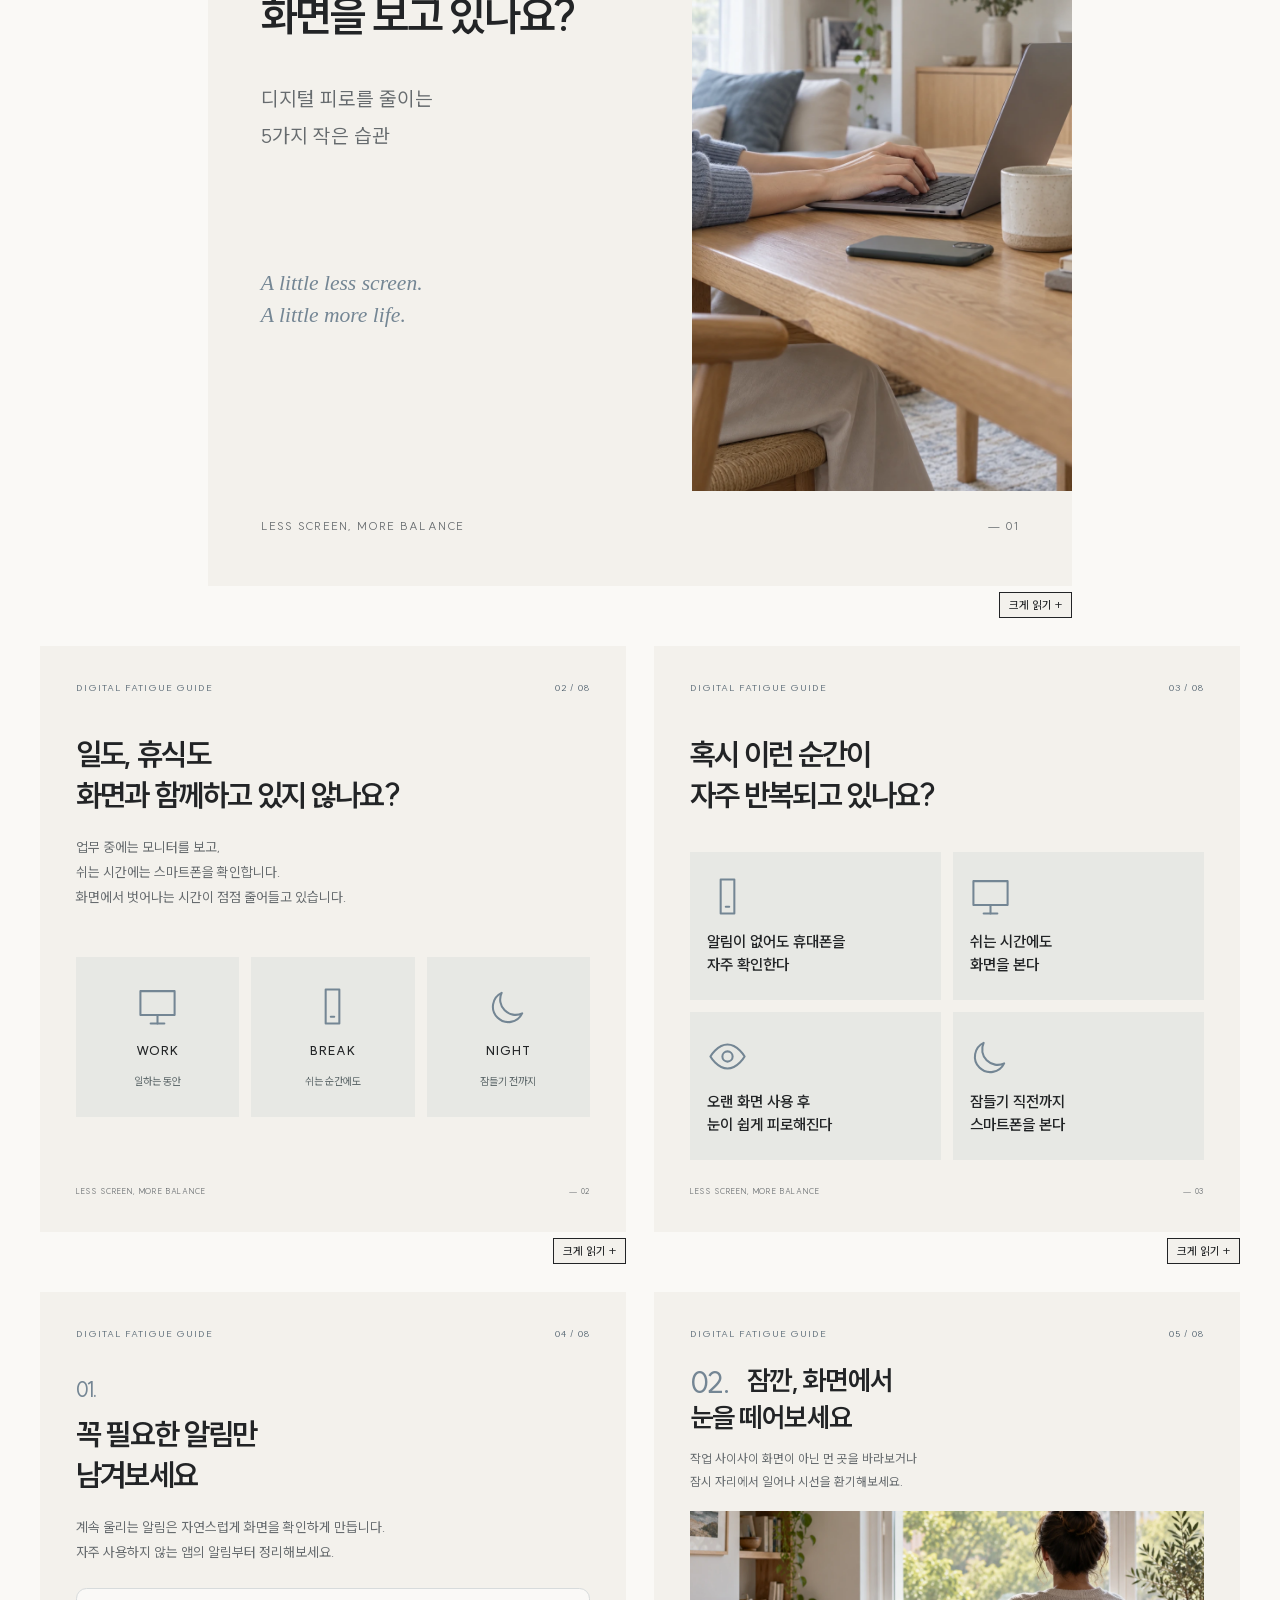
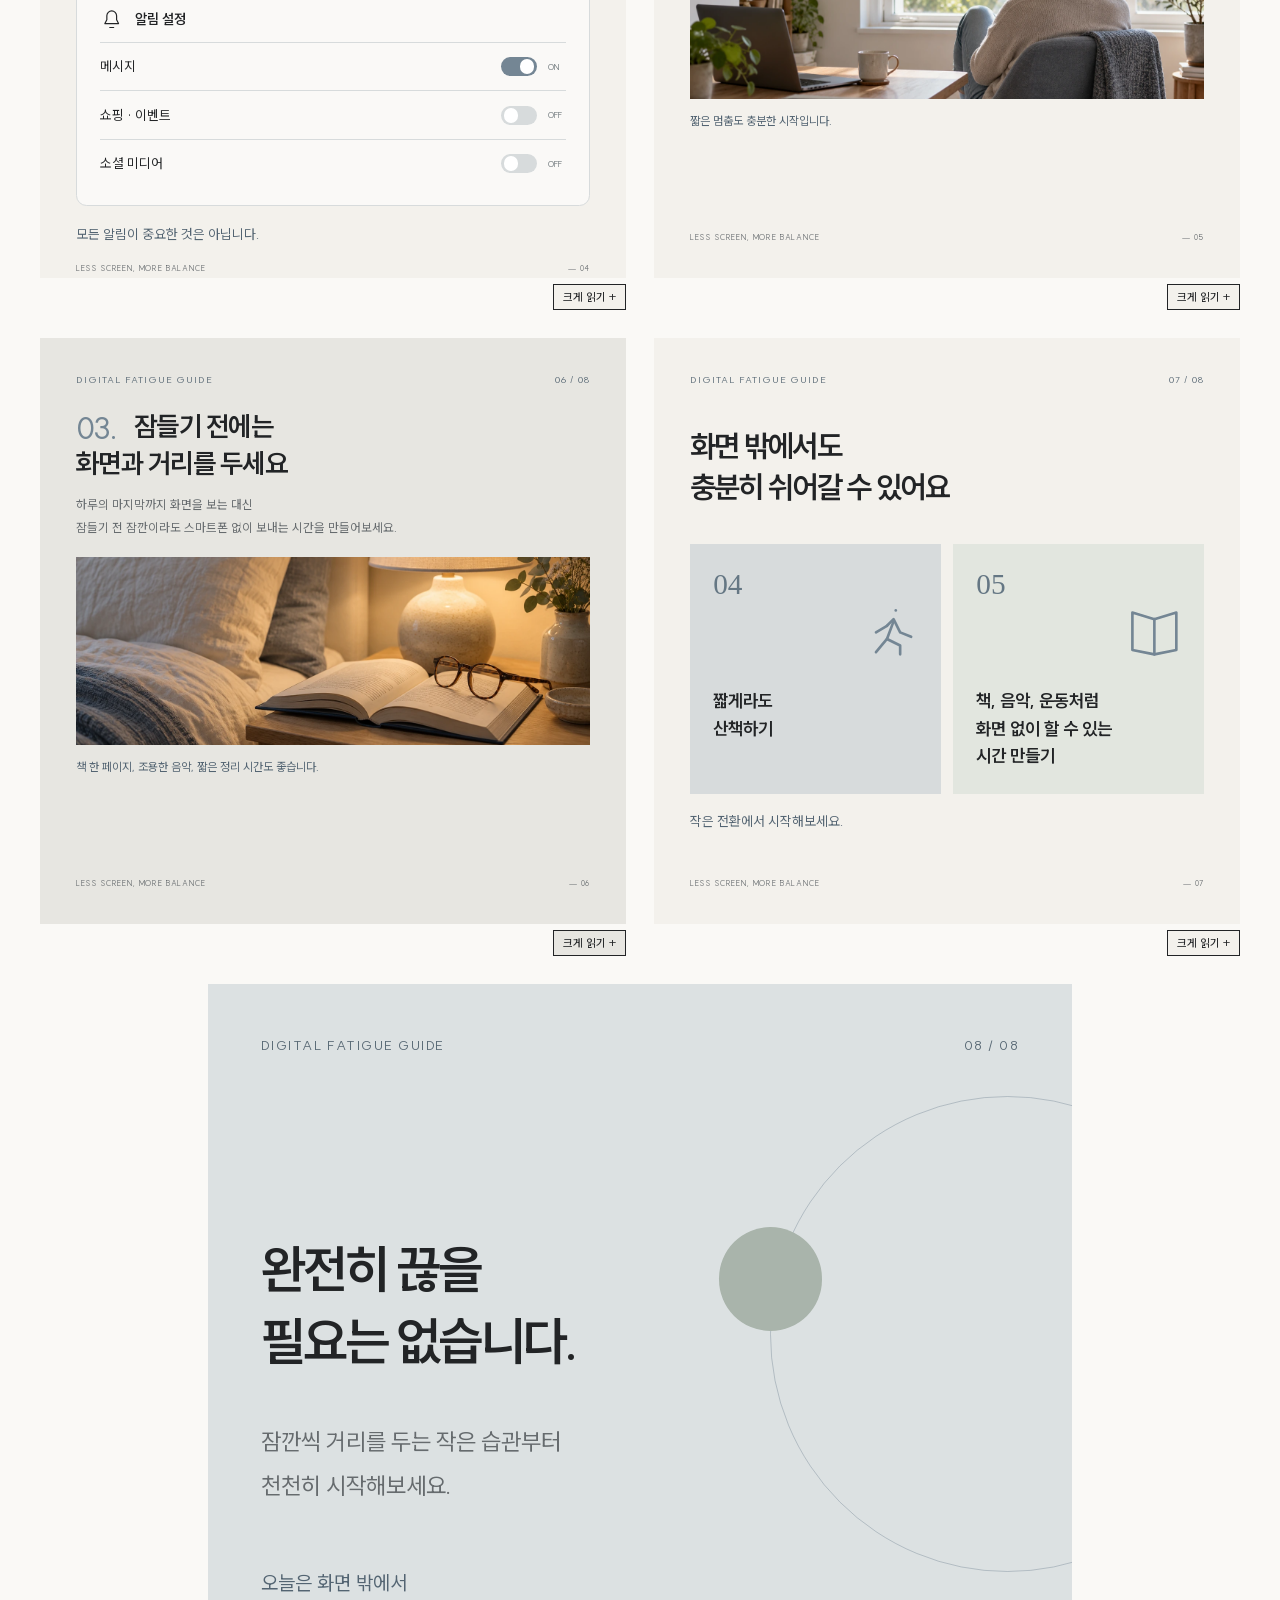
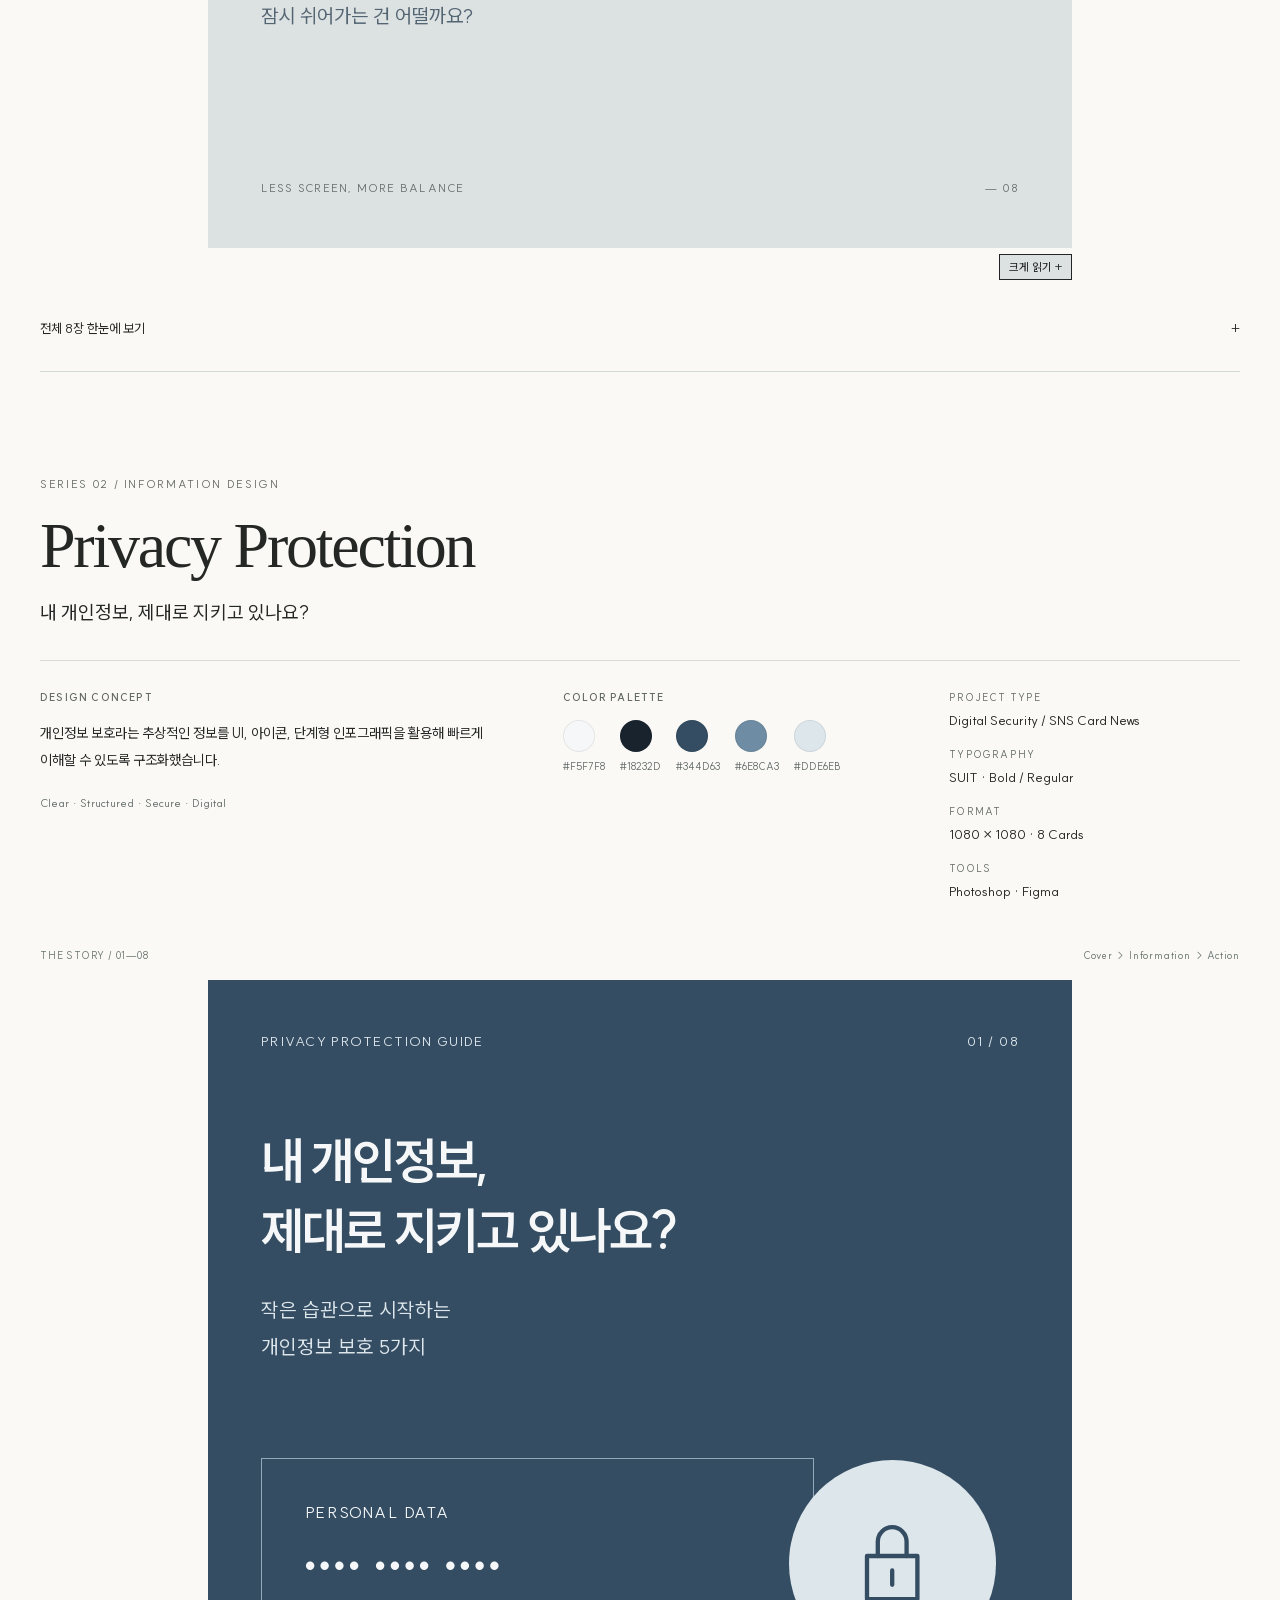
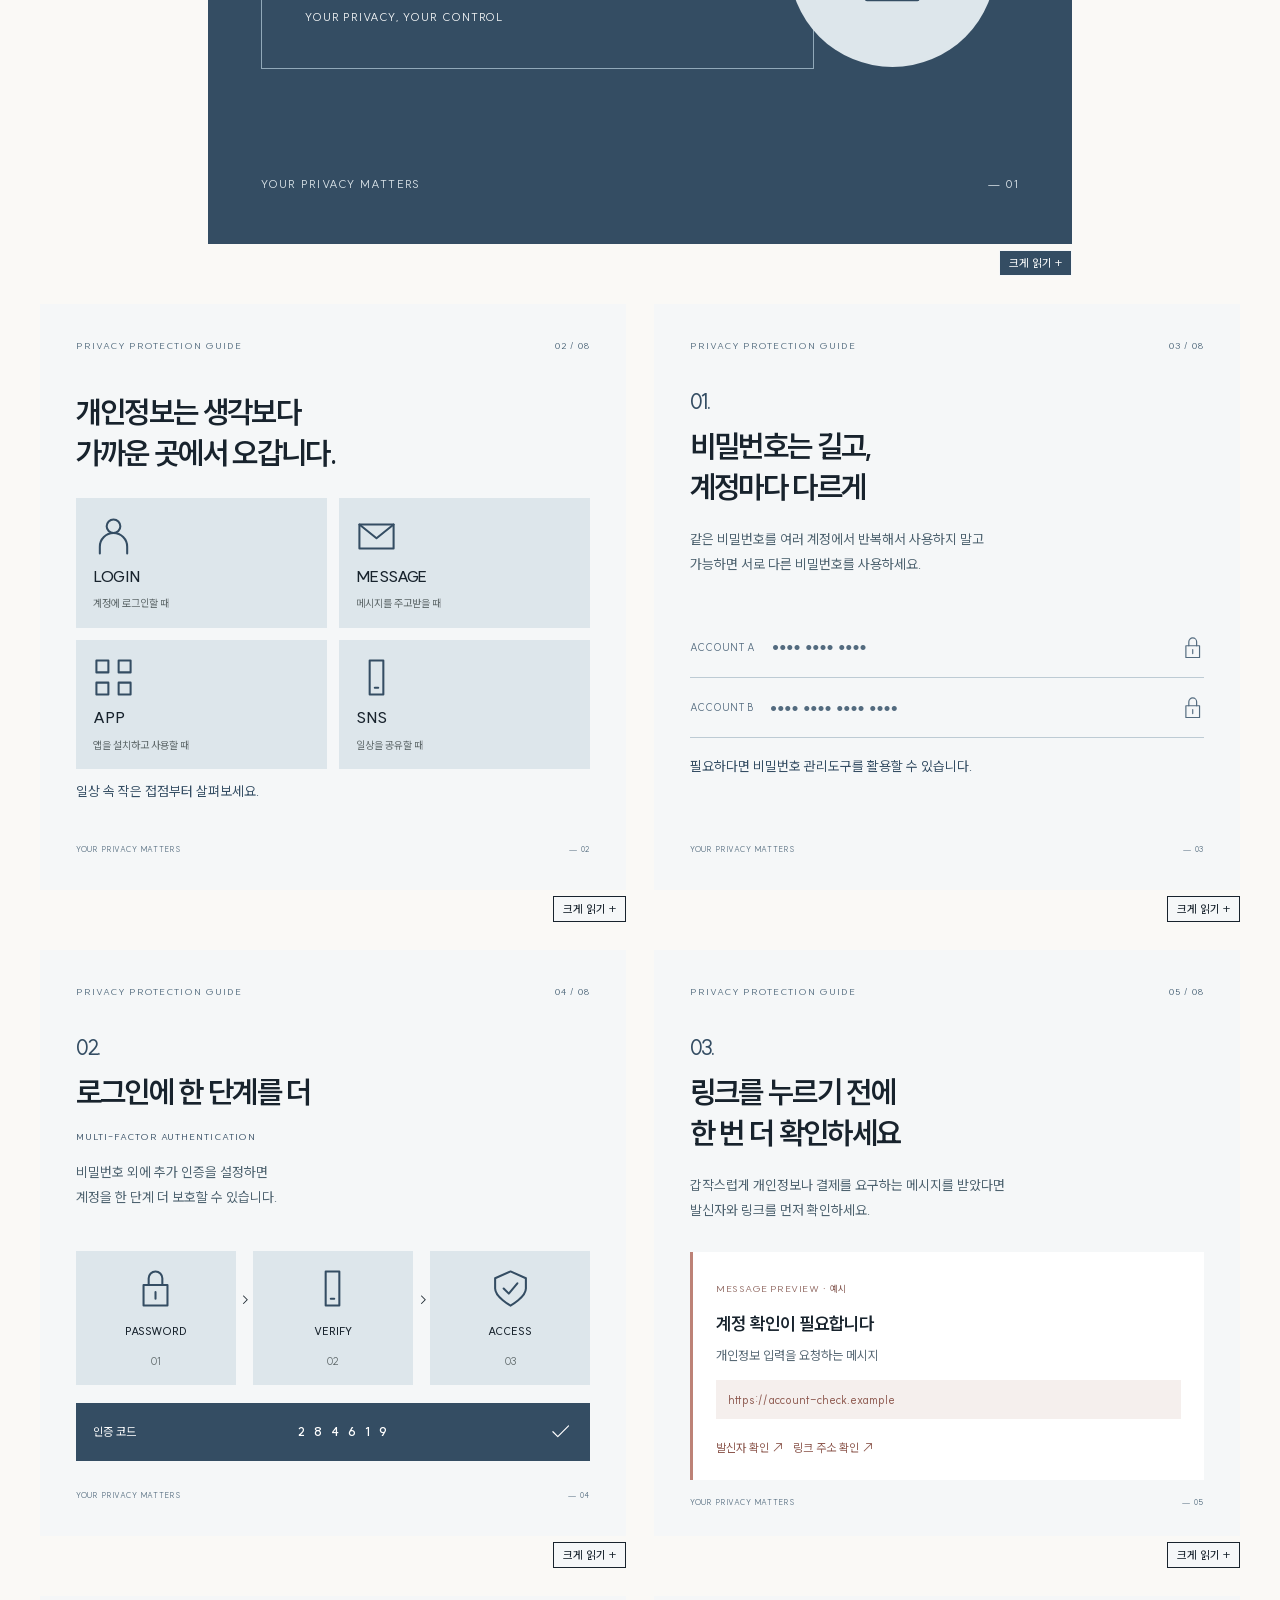
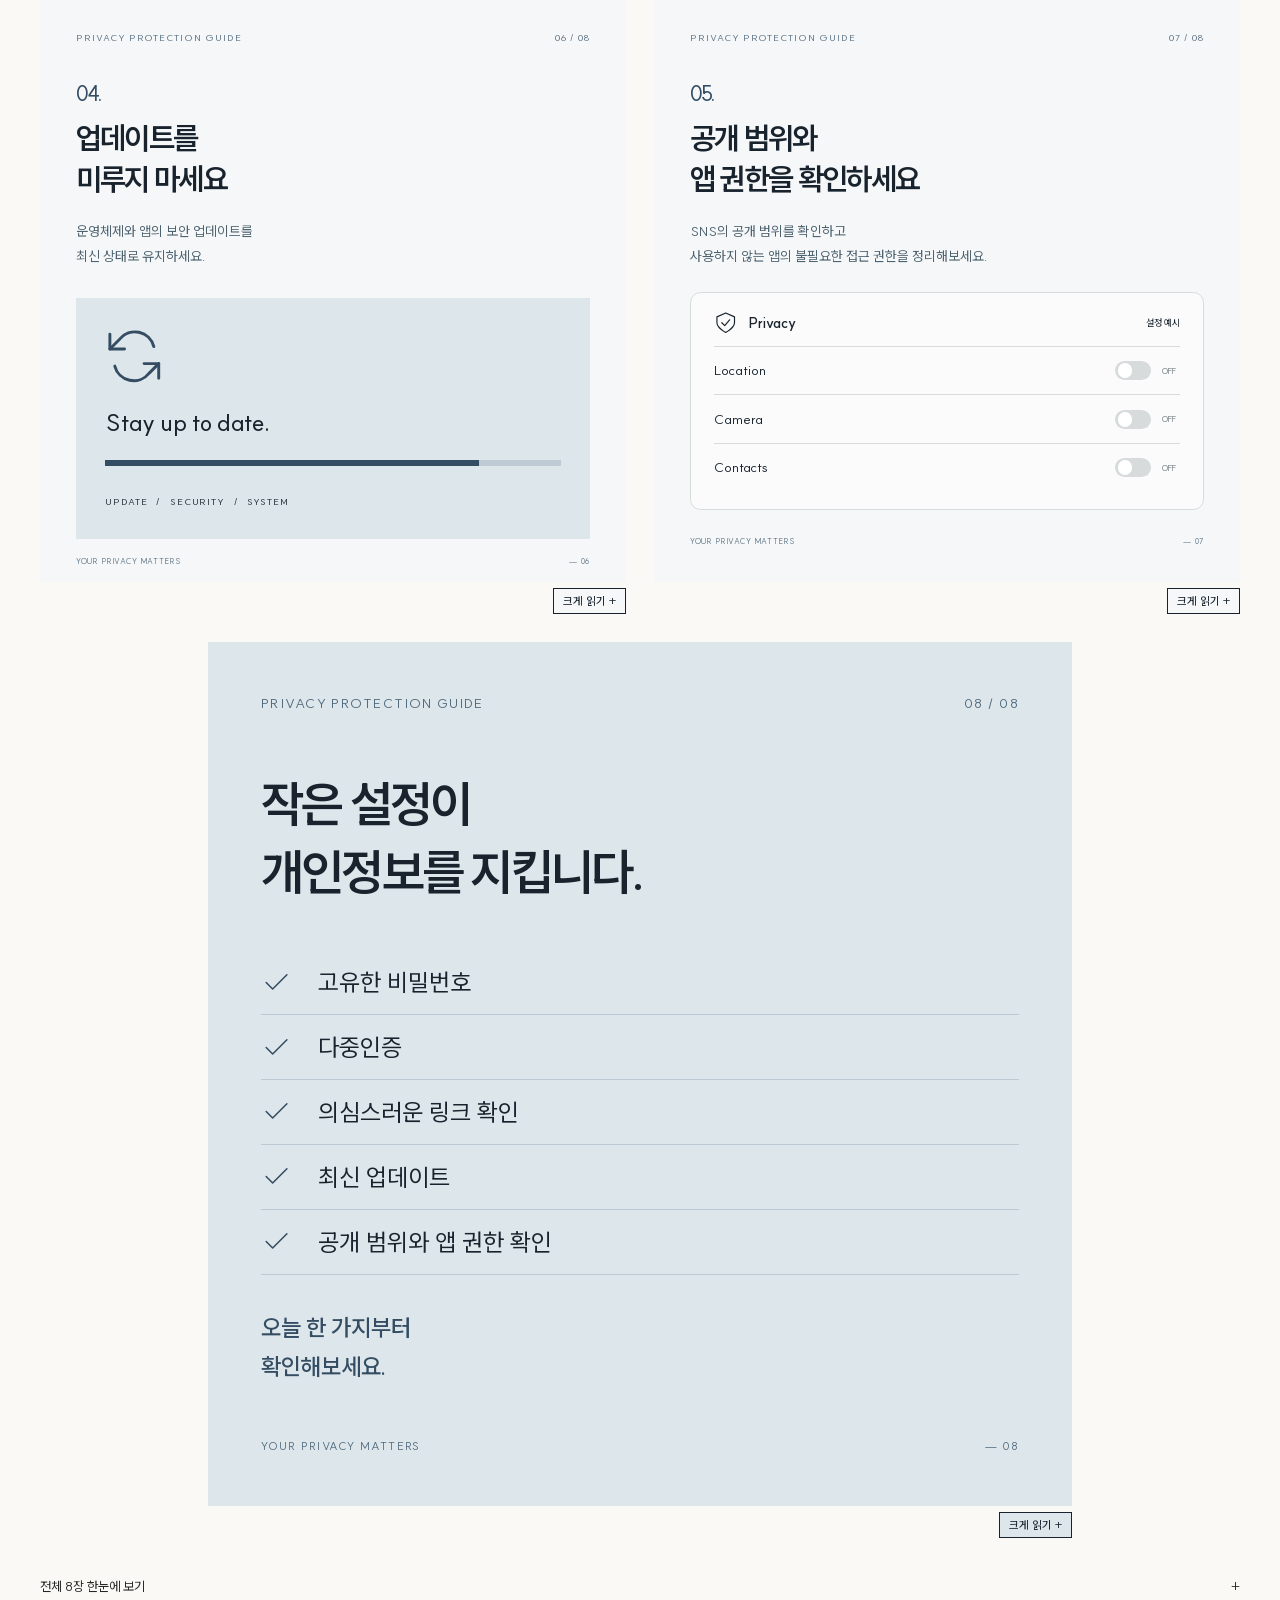
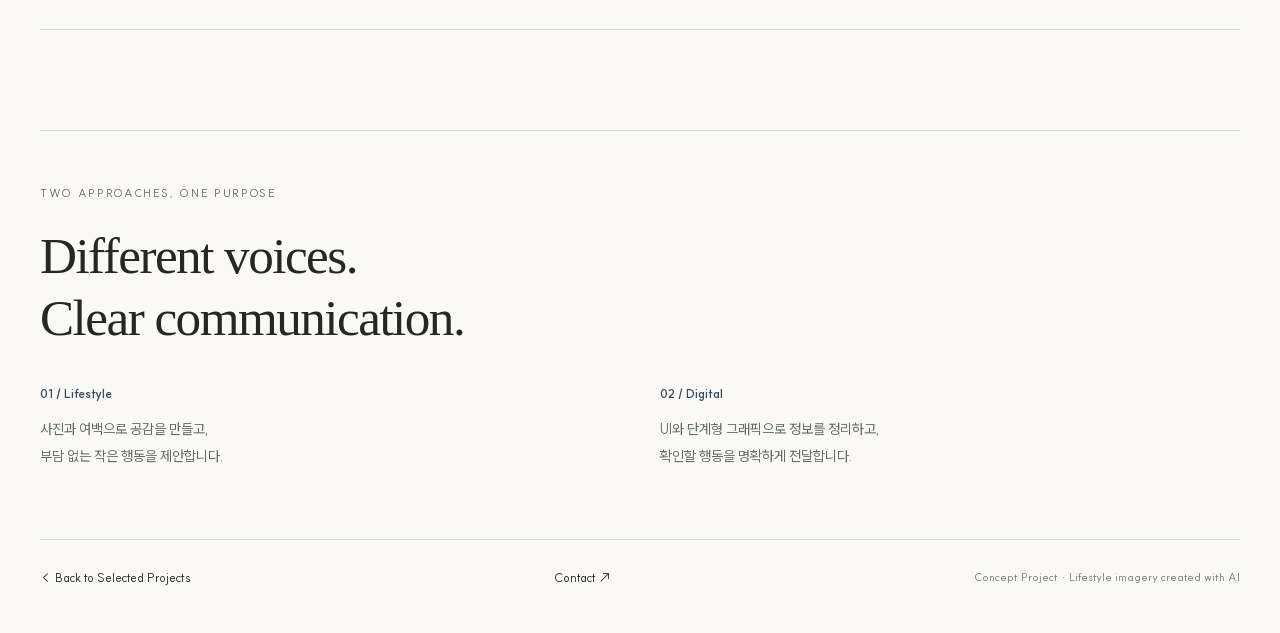
<file: project-card-news-design.html>
<!DOCTYPE html><html lang="ko"><head><meta charset="UTF-8"><meta name="viewport" content="width=device-width, initial-scale=1"><title>CARD NEWS DESIGN | Park Chang Wook</title><meta name="description" content="디지털 피로와 개인정보 보호, 서로 다른 정보 전달 방식으로 구성한 카드뉴스 2개 시리즈."><link rel="stylesheet" href="card-news-design.css"><link rel="stylesheet" href="project-information.css"></head><body><header class="page-top wrap"><a class="logo" href="index.html">PARK CHANG WOOK</a><a href="index.html#work">← Back to Work</a></header><main class="wrap"><section class="intro"><span class="eyebrow">EDITORIAL / DIGITAL CONTENT COLLECTION</span><h1>CARD NEWS DESIGN</h1><div class="intro-bottom"><p>Information, made approachable.</p><div>정보를 읽기 쉽게, 행동으로 이어지도록.<br>두 가지 주제와 서로 다른 시각 언어로 구성한 카드뉴스.</div></div><dl class="project-facts"><div><dt>PROJECT TYPE</dt><dd>Personal Project · Concept Design</dd></div><div><dt>ROLE</dt><dd>Information Design · Layout · UI Graphics</dd></div><div><dt>TOOLS</dt><dd>Photoshop · Figma · HTML / CSS</dd></div><div><dt>ASSET / AI USAGE</dt><dd>생활정보 시리즈에 AI 생성 사진을 사용했습니다. 개인정보 보호 시리즈는 UI와 벡터 그래픽으로 구성했습니다.</dd></div></dl><nav class="series-nav" aria-label="시리즈 바로가기"><a href="#digital">01 &nbsp; Digital Fatigue ↘</a><a href="#privacy">02 &nbsp; Privacy Protection ↘</a><span>2 SERIES / 16 CARDS</span></nav></section><section class="series digital-series" id="digital"><div class="series-heading"><span class="eyebrow">SERIES 01 / INFORMATION DESIGN</span><h2>Digital Fatigue</h2><p>디지털 피로를 줄이는 5가지 작은 습관</p></div><div class="notes"><div><h3>DESIGN CONCEPT</h3><p>디지털 피로라는 주제에 맞춰 과도한 채도와 시각적 자극을 줄이고, 차분한 컬러와 적절한 여백, 정보 밀도를 활용하여 읽는 과정에서도 부담스럽지 않은 시각 흐름을 의도했습니다.</p><p class="keywords">Calm · Balanced · Readable · Lifestyle</p></div><div><h3>COLOR PALETTE</h3><ul class="palette"><li><i style="background:#F3F1EC"></i>#F3F1EC</li><li><i style="background:#222426"></i>#222426</li><li><i style="background:#666B6E"></i>#666B6E</li><li><i style="background:#748694"></i>#748694</li><li><i style="background:#D7DBDC"></i>#D7DBDC</li><li><i style="background:#A9B4AB"></i>#A9B4AB</li></ul></div><dl><div><dt>PROJECT TYPE</dt><dd>Lifestyle / SNS Card News</dd></div><div><dt>TYPOGRAPHY</dt><dd>SUIT · Bold / Regular</dd></div><div><dt>FORMAT</dt><dd>1080 × 1080 · 8 Cards</dd></div><div><dt>TOOLS</dt><dd>Photoshop · Figma</dd></div></dl></div><div class="sequence-label"><span>THE STORY / 01—08</span><span>Cover → Information → Action</span></div><div class="card-sequence"><article class="news-card digital cover" id="digital-1" aria-label="디지털 피로 카드 1"><div class="card-inner"><header><span>DIGITAL FATIGUE GUIDE</span><span>01 / 08</span></header><h3>하루 종일<br>화면을 보고 있나요?</h3><p class="body">디지털 피로를 줄이는<br>5가지 작은 습관</p><img class="scene" src="card-news/assets/lifestyle-1.webp" alt="자연광이 드는 책상에서 노트북을 사용하는 모습" loading="lazy" width="1024" height="1024"><span class="cover-index">A little less screen.<br>A little more life.</span><footer><span>LESS SCREEN, MORE BALANCE</span><span>— 01</span></footer></div></article><article class="news-card digital problem" id="digital-2" aria-label="디지털 피로 카드 2"><div class="card-inner"><header><span>DIGITAL FATIGUE GUIDE</span><span>02 / 08</span></header><h3>일도, 휴식도<br>화면과 함께하고 있지 않나요?</h3><p class="body">업무 중에는 모니터를 보고,<br>쉬는 시간에는 스마트폰을 확인합니다.<br>화면에서 벗어나는 시간이 점점 줄어들고 있습니다.</p><div class="three"><div class="tile"><svg viewBox="0 0 24 24" fill="none" stroke="currentColor" stroke-width="1.2" stroke-linecap="round" stroke-linejoin="round" aria-hidden="true"><path d="M2 3h20v14H2z"/><path d="M8 22h8"/><path d="M12 17v5"/></svg><strong>WORK</strong><span>일하는 동안</span></div><div class="tile"><svg viewBox="0 0 24 24" fill="none" stroke="currentColor" stroke-width="1.2" stroke-linecap="round" stroke-linejoin="round" aria-hidden="true"><path d="M8 2h8v20H8z"/><path d="M11 18h2"/></svg><strong>BREAK</strong><span>쉬는 순간에도</span></div><div class="tile"><svg viewBox="0 0 24 24" fill="none" stroke="currentColor" stroke-width="1.2" stroke-linecap="round" stroke-linejoin="round" aria-hidden="true"><path d="M20 16A9 9 0 018 4a9 9 0 1012 12z"/></svg><strong>NIGHT</strong><span>잠들기 전까지</span></div></div><footer><span>LESS SCREEN, MORE BALANCE</span><span>— 02</span></footer></div></article><article class="news-card digital check-card" id="digital-3" aria-label="디지털 피로 카드 3"><div class="card-inner"><header><span>DIGITAL FATIGUE GUIDE</span><span>03 / 08</span></header><h3>혹시 이런 순간이<br>자주 반복되고 있나요?</h3><div class="four"><div class="tile"><svg viewBox="0 0 24 24" fill="none" stroke="currentColor" stroke-width="1.2" stroke-linecap="round" stroke-linejoin="round" aria-hidden="true"><path d="M8 2h8v20H8z"/><path d="M11 18h2"/></svg><strong>알림이 없어도 휴대폰을<br>자주 확인한다</strong></div><div class="tile"><svg viewBox="0 0 24 24" fill="none" stroke="currentColor" stroke-width="1.2" stroke-linecap="round" stroke-linejoin="round" aria-hidden="true"><path d="M2 3h20v14H2z"/><path d="M8 22h8"/><path d="M12 17v5"/></svg><strong>쉬는 시간에도<br>화면을 본다</strong></div><div class="tile"><svg viewBox="0 0 24 24" fill="none" stroke="currentColor" stroke-width="1.2" stroke-linecap="round" stroke-linejoin="round" aria-hidden="true"><path d="M2 12s4-7 10-7 10 7 10 7-4 7-10 7S2 12 2 12z"/><path d="M12 9a3 3 0 100 6 3 3 0 000-6"/></svg><strong>오랜 화면 사용 후<br>눈이 쉽게 피로해진다</strong></div><div class="tile"><svg viewBox="0 0 24 24" fill="none" stroke="currentColor" stroke-width="1.2" stroke-linecap="round" stroke-linejoin="round" aria-hidden="true"><path d="M20 16A9 9 0 018 4a9 9 0 1012 12z"/></svg><strong>잠들기 직전까지<br>스마트폰을 본다</strong></div></div><footer><span>LESS SCREEN, MORE BALANCE</span><span>— 03</span></footer></div></article><article class="news-card digital habit" id="digital-4" aria-label="디지털 피로 카드 4"><div class="card-inner"><header><span>DIGITAL FATIGUE GUIDE</span><span>04 / 08</span></header><h3><em>01.</em>꼭 필요한 알림만<br>남겨보세요</h3><p class="body">계속 울리는 알림은 자연스럽게 화면을 확인하게 만듭니다.<br>자주 사용하지 않는 앱의 알림부터 정리해보세요.</p><div class="settings"><div class="settings-title"><svg viewBox="0 0 24 24" fill="none" stroke="currentColor" stroke-width="1.2" stroke-linecap="round" stroke-linejoin="round" aria-hidden="true"><path d="M5 17h14l-2-4V9a5 5 0 00-10 0v4z"/><path d="M10 21h4"/></svg>알림 설정</div><div class="setting"><span>메시지</span><i class="toggle on" aria-hidden="true"></i><small>ON</small></div><div class="setting"><span>쇼핑 · 이벤트</span><i class="toggle " aria-hidden="true"></i><small>OFF</small></div><div class="setting"><span>소셜 미디어</span><i class="toggle " aria-hidden="true"></i><small>OFF</small></div></div><p class="point">모든 알림이 중요한 것은 아닙니다.</p><footer><span>LESS SCREEN, MORE BALANCE</span><span>— 04</span></footer></div></article><article class="news-card digital photo-card" id="digital-5" aria-label="디지털 피로 카드 5"><div class="card-inner"><header><span>DIGITAL FATIGUE GUIDE</span><span>05 / 08</span></header><h3><em>02.</em>잠깐, 화면에서<br>눈을 떼어보세요</h3><p class="body">작업 사이사이 화면이 아닌 먼 곳을 바라보거나<br>잠시 자리에서 일어나 시선을 환기해보세요.</p><img class="scene" src="card-news/assets/lifestyle-2.webp" alt="책상에서 잠시 벗어나 창밖을 바라보는 휴식" loading="lazy" width="1024" height="1024"><p class="point">짧은 멈춤도 충분한 시작입니다.</p><footer><span>LESS SCREEN, MORE BALANCE</span><span>— 05</span></footer></div></article><article class="news-card digital night photo-card" id="digital-6" aria-label="디지털 피로 카드 6"><div class="card-inner"><header><span>DIGITAL FATIGUE GUIDE</span><span>06 / 08</span></header><h3><em>03.</em>잠들기 전에는<br>화면과 거리를 두세요</h3><p class="body">하루의 마지막까지 화면을 보는 대신<br>잠들기 전 잠깐이라도 스마트폰 없이 보내는 시간을 만들어보세요.</p><img class="scene" src="card-news/assets/lifestyle-3.webp" alt="스탠드 아래 책과 안경이 놓인 차분한 저녁 공간" loading="lazy" width="1024" height="1024"><p class="point">책 한 페이지, 조용한 음악, 짧은 정리 시간도 좋습니다.</p><footer><span>LESS SCREEN, MORE BALANCE</span><span>— 06</span></footer></div></article><article class="news-card digital outside" id="digital-7" aria-label="디지털 피로 카드 7"><div class="card-inner"><header><span>DIGITAL FATIGUE GUIDE</span><span>07 / 08</span></header><h3>화면 밖에서도<br>충분히 쉬어갈 수 있어요</h3><div class="two-habits"><div><span>04</span><svg viewBox="0 0 24 24" fill="none" stroke="currentColor" stroke-width="1.2" stroke-linecap="round" stroke-linejoin="round" aria-hidden="true"><path d="M14 2h.01"/><path d="M10 9l3-3 3 6 5 2"/><path d="M13 7l-3 8-5 6"/><path d="M10 15l6 3v4"/><path d="M10 9l-5 3"/></svg><strong>짧게라도<br>산책하기</strong></div><div><span>05</span><svg viewBox="0 0 24 24" fill="none" stroke="currentColor" stroke-width="1.2" stroke-linecap="round" stroke-linejoin="round" aria-hidden="true"><path d="M2 3l10 3 10-3v17l-10 2-10-2z"/><path d="M12 6v16"/></svg><strong>책, 음악, 운동처럼<br>화면 없이 할 수 있는<br>시간 만들기</strong></div></div><p class="point">작은 전환에서 시작해보세요.</p><footer><span>LESS SCREEN, MORE BALANCE</span><span>— 07</span></footer></div></article><article class="news-card digital ending" id="digital-8" aria-label="디지털 피로 카드 8"><div class="card-inner"><header><span>DIGITAL FATIGUE GUIDE</span><span>08 / 08</span></header><div class="orbit" aria-hidden="true"></div><h3>완전히 끊을<br>필요는 없습니다.</h3><p class="body">잠깐씩 거리를 두는 작은 습관부터<br>천천히 시작해보세요.</p><p class="point">오늘은 화면 밖에서<br>잠시 쉬어가는 건 어떨까요?</p><footer><span>LESS SCREEN, MORE BALANCE</span><span>— 08</span></footer></div></article></div><details class="overview"><summary>전체 8장 한눈에 보기 <span>+</span></summary><div class="overview-grid"><a href="#digital-1" aria-label="1번 카드로 이동"><article class="news-card digital cover" aria-label="디지털 피로 카드 1"><div class="card-inner"><header><span>DIGITAL FATIGUE GUIDE</span><span>01 / 08</span></header><h3>하루 종일<br>화면을 보고 있나요?</h3><p class="body">디지털 피로를 줄이는<br>5가지 작은 습관</p><img class="scene" src="card-news/assets/lifestyle-1.webp" alt="자연광이 드는 책상에서 노트북을 사용하는 모습" loading="lazy" width="1024" height="1024"><span class="cover-index">A little less screen.<br>A little more life.</span><footer><span>LESS SCREEN, MORE BALANCE</span><span>— 01</span></footer></div></article></a><a href="#digital-2" aria-label="2번 카드로 이동"><article class="news-card digital problem" aria-label="디지털 피로 카드 2"><div class="card-inner"><header><span>DIGITAL FATIGUE GUIDE</span><span>02 / 08</span></header><h3>일도, 휴식도<br>화면과 함께하고 있지 않나요?</h3><p class="body">업무 중에는 모니터를 보고,<br>쉬는 시간에는 스마트폰을 확인합니다.<br>화면에서 벗어나는 시간이 점점 줄어들고 있습니다.</p><div class="three"><div class="tile"><svg viewBox="0 0 24 24" fill="none" stroke="currentColor" stroke-width="1.2" stroke-linecap="round" stroke-linejoin="round" aria-hidden="true"><path d="M2 3h20v14H2z"/><path d="M8 22h8"/><path d="M12 17v5"/></svg><strong>WORK</strong><span>일하는 동안</span></div><div class="tile"><svg viewBox="0 0 24 24" fill="none" stroke="currentColor" stroke-width="1.2" stroke-linecap="round" stroke-linejoin="round" aria-hidden="true"><path d="M8 2h8v20H8z"/><path d="M11 18h2"/></svg><strong>BREAK</strong><span>쉬는 순간에도</span></div><div class="tile"><svg viewBox="0 0 24 24" fill="none" stroke="currentColor" stroke-width="1.2" stroke-linecap="round" stroke-linejoin="round" aria-hidden="true"><path d="M20 16A9 9 0 018 4a9 9 0 1012 12z"/></svg><strong>NIGHT</strong><span>잠들기 전까지</span></div></div><footer><span>LESS SCREEN, MORE BALANCE</span><span>— 02</span></footer></div></article></a><a href="#digital-3" aria-label="3번 카드로 이동"><article class="news-card digital check-card" aria-label="디지털 피로 카드 3"><div class="card-inner"><header><span>DIGITAL FATIGUE GUIDE</span><span>03 / 08</span></header><h3>혹시 이런 순간이<br>자주 반복되고 있나요?</h3><div class="four"><div class="tile"><svg viewBox="0 0 24 24" fill="none" stroke="currentColor" stroke-width="1.2" stroke-linecap="round" stroke-linejoin="round" aria-hidden="true"><path d="M8 2h8v20H8z"/><path d="M11 18h2"/></svg><strong>알림이 없어도 휴대폰을<br>자주 확인한다</strong></div><div class="tile"><svg viewBox="0 0 24 24" fill="none" stroke="currentColor" stroke-width="1.2" stroke-linecap="round" stroke-linejoin="round" aria-hidden="true"><path d="M2 3h20v14H2z"/><path d="M8 22h8"/><path d="M12 17v5"/></svg><strong>쉬는 시간에도<br>화면을 본다</strong></div><div class="tile"><svg viewBox="0 0 24 24" fill="none" stroke="currentColor" stroke-width="1.2" stroke-linecap="round" stroke-linejoin="round" aria-hidden="true"><path d="M2 12s4-7 10-7 10 7 10 7-4 7-10 7S2 12 2 12z"/><path d="M12 9a3 3 0 100 6 3 3 0 000-6"/></svg><strong>오랜 화면 사용 후<br>눈이 쉽게 피로해진다</strong></div><div class="tile"><svg viewBox="0 0 24 24" fill="none" stroke="currentColor" stroke-width="1.2" stroke-linecap="round" stroke-linejoin="round" aria-hidden="true"><path d="M20 16A9 9 0 018 4a9 9 0 1012 12z"/></svg><strong>잠들기 직전까지<br>스마트폰을 본다</strong></div></div><footer><span>LESS SCREEN, MORE BALANCE</span><span>— 03</span></footer></div></article></a><a href="#digital-4" aria-label="4번 카드로 이동"><article class="news-card digital habit" aria-label="디지털 피로 카드 4"><div class="card-inner"><header><span>DIGITAL FATIGUE GUIDE</span><span>04 / 08</span></header><h3><em>01.</em>꼭 필요한 알림만<br>남겨보세요</h3><p class="body">계속 울리는 알림은 자연스럽게 화면을 확인하게 만듭니다.<br>자주 사용하지 않는 앱의 알림부터 정리해보세요.</p><div class="settings"><div class="settings-title"><svg viewBox="0 0 24 24" fill="none" stroke="currentColor" stroke-width="1.2" stroke-linecap="round" stroke-linejoin="round" aria-hidden="true"><path d="M5 17h14l-2-4V9a5 5 0 00-10 0v4z"/><path d="M10 21h4"/></svg>알림 설정</div><div class="setting"><span>메시지</span><i class="toggle on" aria-hidden="true"></i><small>ON</small></div><div class="setting"><span>쇼핑 · 이벤트</span><i class="toggle " aria-hidden="true"></i><small>OFF</small></div><div class="setting"><span>소셜 미디어</span><i class="toggle " aria-hidden="true"></i><small>OFF</small></div></div><p class="point">모든 알림이 중요한 것은 아닙니다.</p><footer><span>LESS SCREEN, MORE BALANCE</span><span>— 04</span></footer></div></article></a><a href="#digital-5" aria-label="5번 카드로 이동"><article class="news-card digital photo-card" aria-label="디지털 피로 카드 5"><div class="card-inner"><header><span>DIGITAL FATIGUE GUIDE</span><span>05 / 08</span></header><h3><em>02.</em>잠깐, 화면에서<br>눈을 떼어보세요</h3><p class="body">작업 사이사이 화면이 아닌 먼 곳을 바라보거나<br>잠시 자리에서 일어나 시선을 환기해보세요.</p><img class="scene" src="card-news/assets/lifestyle-2.webp" alt="책상에서 잠시 벗어나 창밖을 바라보는 휴식" loading="lazy" width="1024" height="1024"><p class="point">짧은 멈춤도 충분한 시작입니다.</p><footer><span>LESS SCREEN, MORE BALANCE</span><span>— 05</span></footer></div></article></a><a href="#digital-6" aria-label="6번 카드로 이동"><article class="news-card digital night photo-card" aria-label="디지털 피로 카드 6"><div class="card-inner"><header><span>DIGITAL FATIGUE GUIDE</span><span>06 / 08</span></header><h3><em>03.</em>잠들기 전에는<br>화면과 거리를 두세요</h3><p class="body">하루의 마지막까지 화면을 보는 대신<br>잠들기 전 잠깐이라도 스마트폰 없이 보내는 시간을 만들어보세요.</p><img class="scene" src="card-news/assets/lifestyle-3.webp" alt="스탠드 아래 책과 안경이 놓인 차분한 저녁 공간" loading="lazy" width="1024" height="1024"><p class="point">책 한 페이지, 조용한 음악, 짧은 정리 시간도 좋습니다.</p><footer><span>LESS SCREEN, MORE BALANCE</span><span>— 06</span></footer></div></article></a><a href="#digital-7" aria-label="7번 카드로 이동"><article class="news-card digital outside" aria-label="디지털 피로 카드 7"><div class="card-inner"><header><span>DIGITAL FATIGUE GUIDE</span><span>07 / 08</span></header><h3>화면 밖에서도<br>충분히 쉬어갈 수 있어요</h3><div class="two-habits"><div><span>04</span><svg viewBox="0 0 24 24" fill="none" stroke="currentColor" stroke-width="1.2" stroke-linecap="round" stroke-linejoin="round" aria-hidden="true"><path d="M14 2h.01"/><path d="M10 9l3-3 3 6 5 2"/><path d="M13 7l-3 8-5 6"/><path d="M10 15l6 3v4"/><path d="M10 9l-5 3"/></svg><strong>짧게라도<br>산책하기</strong></div><div><span>05</span><svg viewBox="0 0 24 24" fill="none" stroke="currentColor" stroke-width="1.2" stroke-linecap="round" stroke-linejoin="round" aria-hidden="true"><path d="M2 3l10 3 10-3v17l-10 2-10-2z"/><path d="M12 6v16"/></svg><strong>책, 음악, 운동처럼<br>화면 없이 할 수 있는<br>시간 만들기</strong></div></div><p class="point">작은 전환에서 시작해보세요.</p><footer><span>LESS SCREEN, MORE BALANCE</span><span>— 07</span></footer></div></article></a><a href="#digital-8" aria-label="8번 카드로 이동"><article class="news-card digital ending" aria-label="디지털 피로 카드 8"><div class="card-inner"><header><span>DIGITAL FATIGUE GUIDE</span><span>08 / 08</span></header><div class="orbit" aria-hidden="true"></div><h3>완전히 끊을<br>필요는 없습니다.</h3><p class="body">잠깐씩 거리를 두는 작은 습관부터<br>천천히 시작해보세요.</p><p class="point">오늘은 화면 밖에서<br>잠시 쉬어가는 건 어떨까요?</p><footer><span>LESS SCREEN, MORE BALANCE</span><span>— 08</span></footer></div></article></a></div></details></section><section class="series privacy-series" id="privacy"><div class="series-heading"><span class="eyebrow">SERIES 02 / INFORMATION DESIGN</span><h2>Privacy Protection</h2><p>내 개인정보, 제대로 지키고 있나요?</p></div><div class="notes"><div><h3>DESIGN CONCEPT</h3><p>개인정보 보호라는 추상적인 정보를 UI, 아이콘, 단계형 인포그래픽을 활용해 빠르게 이해할 수 있도록 구조화했습니다.</p><p class="keywords">Clear · Structured · Secure · Digital</p></div><div><h3>COLOR PALETTE</h3><ul class="palette"><li><i style="background:#F5F7F8"></i>#F5F7F8</li><li><i style="background:#18232D"></i>#18232D</li><li><i style="background:#344D63"></i>#344D63</li><li><i style="background:#6E8CA3"></i>#6E8CA3</li><li><i style="background:#DDE6EB"></i>#DDE6EB</li></ul></div><dl><div><dt>PROJECT TYPE</dt><dd>Digital Security / SNS Card News</dd></div><div><dt>TYPOGRAPHY</dt><dd>SUIT · Bold / Regular</dd></div><div><dt>FORMAT</dt><dd>1080 × 1080 · 8 Cards</dd></div><div><dt>TOOLS</dt><dd>Photoshop · Figma</dd></div></dl></div><div class="sequence-label"><span>THE STORY / 01—08</span><span>Cover → Information → Action</span></div><div class="card-sequence"><article class="news-card privacy privacy-cover" id="privacy-1" aria-label="개인정보 보호 카드 1"><div class="card-inner"><header><span>PRIVACY PROTECTION GUIDE</span><span>01 / 08</span></header><h3>내 개인정보,<br>제대로 지키고 있나요?</h3><p class="body">작은 습관으로 시작하는<br>개인정보 보호 5가지</p><div class="security-visual"><div class="data-lines"><span>PERSONAL DATA</span><b>•••• •••• ••••</b><small>YOUR PRIVACY, YOUR CONTROL</small></div><div class="lock-seal"><svg viewBox="0 0 24 24" fill="none" stroke="currentColor" stroke-width="1.2" stroke-linecap="round" stroke-linejoin="round" aria-hidden="true"><path d="M5 10h14v12H5z"/><path d="M8 10V6a4 4 0 018 0v4"/><path d="M12 14v4"/></svg></div></div><footer><span>YOUR PRIVACY MATTERS</span><span>— 01</span></footer></div></article><article class="news-card privacy exposure" id="privacy-2" aria-label="개인정보 보호 카드 2"><div class="card-inner"><header><span>PRIVACY PROTECTION GUIDE</span><span>02 / 08</span></header><h3>개인정보는 생각보다<br>가까운 곳에서 오갑니다.</h3><div class="four"><div class="tile"><svg viewBox="0 0 24 24" fill="none" stroke="currentColor" stroke-width="1.2" stroke-linecap="round" stroke-linejoin="round" aria-hidden="true"><path d="M12 2a4 4 0 100 8 4 4 0 000-8"/><path d="M4 22v-4a8 8 0 0116 0v4"/></svg><strong>LOGIN</strong><span>계정에 로그인할 때</span></div><div class="tile"><svg viewBox="0 0 24 24" fill="none" stroke="currentColor" stroke-width="1.2" stroke-linecap="round" stroke-linejoin="round" aria-hidden="true"><path d="M2 5h20v14H2z"/><path d="M2 5l10 8L22 5"/></svg><strong>MESSAGE</strong><span>메시지를 주고받을 때</span></div><div class="tile"><svg viewBox="0 0 24 24" fill="none" stroke="currentColor" stroke-width="1.2" stroke-linecap="round" stroke-linejoin="round" aria-hidden="true"><path d="M2 2h7v7H2z"/><path d="M15 2h7v7h-7z"/><path d="M2 15h7v7H2z"/><path d="M15 15h7v7h-7z"/></svg><strong>APP</strong><span>앱을 설치하고 사용할 때</span></div><div class="tile"><svg viewBox="0 0 24 24" fill="none" stroke="currentColor" stroke-width="1.2" stroke-linecap="round" stroke-linejoin="round" aria-hidden="true"><path d="M8 2h8v20H8z"/><path d="M11 18h2"/></svg><strong>SNS</strong><span>일상을 공유할 때</span></div></div><p class="point">일상 속 작은 접점부터 살펴보세요.</p><footer><span>YOUR PRIVACY MATTERS</span><span>— 02</span></footer></div></article><article class="news-card privacy password" id="privacy-3" aria-label="개인정보 보호 카드 3"><div class="card-inner"><header><span>PRIVACY PROTECTION GUIDE</span><span>03 / 08</span></header><h3><em>01.</em>비밀번호는 길고,<br>계정마다 다르게</h3><p class="body">같은 비밀번호를 여러 계정에서 반복해서 사용하지 말고<br>가능하면 서로 다른 비밀번호를 사용하세요.</p><div class="password-list"><div>ACCOUNT A <b>•••• •••• ••••</b><svg viewBox="0 0 24 24" fill="none" stroke="currentColor" stroke-width="1.2" stroke-linecap="round" stroke-linejoin="round" aria-hidden="true"><path d="M5 10h14v12H5z"/><path d="M8 10V6a4 4 0 018 0v4"/><path d="M12 14v4"/></svg></div><div>ACCOUNT B <b>•••• •••• •••• ••••</b><svg viewBox="0 0 24 24" fill="none" stroke="currentColor" stroke-width="1.2" stroke-linecap="round" stroke-linejoin="round" aria-hidden="true"><path d="M5 10h14v12H5z"/><path d="M8 10V6a4 4 0 018 0v4"/><path d="M12 14v4"/></svg></div></div><p class="point">필요하다면 비밀번호 관리도구를 활용할 수 있습니다.</p><footer><span>YOUR PRIVACY MATTERS</span><span>— 03</span></footer></div></article><article class="news-card privacy mfa" id="privacy-4" aria-label="개인정보 보호 카드 4"><div class="card-inner"><header><span>PRIVACY PROTECTION GUIDE</span><span>04 / 08</span></header><h3><em>02.</em>로그인에 한 단계를 더</h3><p class="micro-key">MULTI-FACTOR AUTHENTICATION</p><p class="body">비밀번호 외에 추가 인증을 설정하면<br>계정을 한 단계 더 보호할 수 있습니다.</p><div class="steps"><div class="tile"><svg viewBox="0 0 24 24" fill="none" stroke="currentColor" stroke-width="1.2" stroke-linecap="round" stroke-linejoin="round" aria-hidden="true"><path d="M5 10h14v12H5z"/><path d="M8 10V6a4 4 0 018 0v4"/><path d="M12 14v4"/></svg><strong>PASSWORD</strong><span>01</span></div><div class="tile"><svg viewBox="0 0 24 24" fill="none" stroke="currentColor" stroke-width="1.2" stroke-linecap="round" stroke-linejoin="round" aria-hidden="true"><path d="M8 2h8v20H8z"/><path d="M11 18h2"/></svg><strong>VERIFY</strong><span>02</span></div><div class="tile"><svg viewBox="0 0 24 24" fill="none" stroke="currentColor" stroke-width="1.2" stroke-linecap="round" stroke-linejoin="round" aria-hidden="true"><path d="M12 2l9 4v6c0 5-9 10-9 10S3 17 3 12V6z"/><path d="M8 12l3 3 5-6"/></svg><strong>ACCESS</strong><span>03</span></div></div><div class="verify">인증 코드 <b>2 &nbsp; 8 &nbsp; 4 &nbsp; 6 &nbsp; 1 &nbsp; 9</b><svg viewBox="0 0 24 24" fill="none" stroke="currentColor" stroke-width="1.2" stroke-linecap="round" stroke-linejoin="round" aria-hidden="true"><path d="M4 12l5 5L20 6"/></svg></div><footer><span>YOUR PRIVACY MATTERS</span><span>— 04</span></footer></div></article><article class="news-card privacy phishing" id="privacy-5" aria-label="개인정보 보호 카드 5"><div class="card-inner"><header><span>PRIVACY PROTECTION GUIDE</span><span>05 / 08</span></header><h3><em>03.</em>링크를 누르기 전에<br>한 번 더 확인하세요</h3><p class="body">갑작스럽게 개인정보나 결제를 요구하는 메시지를 받았다면<br>발신자와 링크를 먼저 확인하세요.</p><div class="message"><span>MESSAGE PREVIEW · 예시</span><h4>계정 확인이 필요합니다</h4><p>개인정보 입력을 요청하는 메시지</p><div class="fake-link">https://account-check.example</div><small>발신자 확인 ↗ &nbsp; 링크 주소 확인 ↗</small></div><footer><span>YOUR PRIVACY MATTERS</span><span>— 05</span></footer></div></article><article class="news-card privacy update" id="privacy-6" aria-label="개인정보 보호 카드 6"><div class="card-inner"><header><span>PRIVACY PROTECTION GUIDE</span><span>06 / 08</span></header><h3><em>04.</em>업데이트를<br>미루지 마세요</h3><p class="body">운영체제와 앱의 보안 업데이트를<br>최신 상태로 유지하세요.</p><div class="update-panel"><svg viewBox="0 0 24 24" fill="none" stroke="currentColor" stroke-width="1.2" stroke-linecap="round" stroke-linejoin="round" aria-hidden="true"><path d="M20 8A8 8 0 006 5L2 9"/><path d="M2 3v6h6"/><path d="M4 16a8 8 0 0014 3l4-4"/><path d="M16 15h6v6"/></svg><h4>Stay up to date.</h4><div class="progress"><i></i></div><span>UPDATE &nbsp; / &nbsp; SECURITY &nbsp; / &nbsp; SYSTEM</span></div><footer><span>YOUR PRIVACY MATTERS</span><span>— 06</span></footer></div></article><article class="news-card privacy permissions" id="privacy-7" aria-label="개인정보 보호 카드 7"><div class="card-inner"><header><span>PRIVACY PROTECTION GUIDE</span><span>07 / 08</span></header><h3><em>05.</em>공개 범위와<br>앱 권한을 확인하세요</h3><p class="body">SNS의 공개 범위를 확인하고<br>사용하지 않는 앱의 불필요한 접근 권한을 정리해보세요.</p><div class="settings"><div class="settings-title"><svg viewBox="0 0 24 24" fill="none" stroke="currentColor" stroke-width="1.2" stroke-linecap="round" stroke-linejoin="round" aria-hidden="true"><path d="M12 2l9 4v6c0 5-9 10-9 10S3 17 3 12V6z"/><path d="M8 12l3 3 5-6"/></svg>Privacy <small>설정 예시</small></div><div class="setting"><span>Location</span><i class="toggle " aria-hidden="true"></i><small>OFF</small></div><div class="setting"><span>Camera</span><i class="toggle " aria-hidden="true"></i><small>OFF</small></div><div class="setting"><span>Contacts</span><i class="toggle " aria-hidden="true"></i><small>OFF</small></div></div><footer><span>YOUR PRIVACY MATTERS</span><span>— 07</span></footer></div></article><article class="news-card privacy privacy-end" id="privacy-8" aria-label="개인정보 보호 카드 8"><div class="card-inner"><header><span>PRIVACY PROTECTION GUIDE</span><span>08 / 08</span></header><h3>작은 설정이<br>개인정보를 지킵니다.</h3><ul class="checklist"><li><svg viewBox="0 0 24 24" fill="none" stroke="currentColor" stroke-width="1.2" stroke-linecap="round" stroke-linejoin="round" aria-hidden="true"><path d="M4 12l5 5L20 6"/></svg>고유한 비밀번호</li><li><svg viewBox="0 0 24 24" fill="none" stroke="currentColor" stroke-width="1.2" stroke-linecap="round" stroke-linejoin="round" aria-hidden="true"><path d="M4 12l5 5L20 6"/></svg>다중인증</li><li><svg viewBox="0 0 24 24" fill="none" stroke="currentColor" stroke-width="1.2" stroke-linecap="round" stroke-linejoin="round" aria-hidden="true"><path d="M4 12l5 5L20 6"/></svg>의심스러운 링크 확인</li><li><svg viewBox="0 0 24 24" fill="none" stroke="currentColor" stroke-width="1.2" stroke-linecap="round" stroke-linejoin="round" aria-hidden="true"><path d="M4 12l5 5L20 6"/></svg>최신 업데이트</li><li><svg viewBox="0 0 24 24" fill="none" stroke="currentColor" stroke-width="1.2" stroke-linecap="round" stroke-linejoin="round" aria-hidden="true"><path d="M4 12l5 5L20 6"/></svg>공개 범위와 앱 권한 확인</li></ul><p class="point">오늘 한 가지부터<br>확인해보세요.</p><footer><span>YOUR PRIVACY MATTERS</span><span>— 08</span></footer></div></article></div><details class="overview"><summary>전체 8장 한눈에 보기 <span>+</span></summary><div class="overview-grid"><a href="#privacy-1" aria-label="1번 카드로 이동"><article class="news-card privacy privacy-cover" aria-label="개인정보 보호 카드 1"><div class="card-inner"><header><span>PRIVACY PROTECTION GUIDE</span><span>01 / 08</span></header><h3>내 개인정보,<br>제대로 지키고 있나요?</h3><p class="body">작은 습관으로 시작하는<br>개인정보 보호 5가지</p><div class="security-visual"><div class="data-lines"><span>PERSONAL DATA</span><b>•••• •••• ••••</b><small>YOUR PRIVACY, YOUR CONTROL</small></div><div class="lock-seal"><svg viewBox="0 0 24 24" fill="none" stroke="currentColor" stroke-width="1.2" stroke-linecap="round" stroke-linejoin="round" aria-hidden="true"><path d="M5 10h14v12H5z"/><path d="M8 10V6a4 4 0 018 0v4"/><path d="M12 14v4"/></svg></div></div><footer><span>YOUR PRIVACY MATTERS</span><span>— 01</span></footer></div></article></a><a href="#privacy-2" aria-label="2번 카드로 이동"><article class="news-card privacy exposure" aria-label="개인정보 보호 카드 2"><div class="card-inner"><header><span>PRIVACY PROTECTION GUIDE</span><span>02 / 08</span></header><h3>개인정보는 생각보다<br>가까운 곳에서 오갑니다.</h3><div class="four"><div class="tile"><svg viewBox="0 0 24 24" fill="none" stroke="currentColor" stroke-width="1.2" stroke-linecap="round" stroke-linejoin="round" aria-hidden="true"><path d="M12 2a4 4 0 100 8 4 4 0 000-8"/><path d="M4 22v-4a8 8 0 0116 0v4"/></svg><strong>LOGIN</strong><span>계정에 로그인할 때</span></div><div class="tile"><svg viewBox="0 0 24 24" fill="none" stroke="currentColor" stroke-width="1.2" stroke-linecap="round" stroke-linejoin="round" aria-hidden="true"><path d="M2 5h20v14H2z"/><path d="M2 5l10 8L22 5"/></svg><strong>MESSAGE</strong><span>메시지를 주고받을 때</span></div><div class="tile"><svg viewBox="0 0 24 24" fill="none" stroke="currentColor" stroke-width="1.2" stroke-linecap="round" stroke-linejoin="round" aria-hidden="true"><path d="M2 2h7v7H2z"/><path d="M15 2h7v7h-7z"/><path d="M2 15h7v7H2z"/><path d="M15 15h7v7h-7z"/></svg><strong>APP</strong><span>앱을 설치하고 사용할 때</span></div><div class="tile"><svg viewBox="0 0 24 24" fill="none" stroke="currentColor" stroke-width="1.2" stroke-linecap="round" stroke-linejoin="round" aria-hidden="true"><path d="M8 2h8v20H8z"/><path d="M11 18h2"/></svg><strong>SNS</strong><span>일상을 공유할 때</span></div></div><p class="point">일상 속 작은 접점부터 살펴보세요.</p><footer><span>YOUR PRIVACY MATTERS</span><span>— 02</span></footer></div></article></a><a href="#privacy-3" aria-label="3번 카드로 이동"><article class="news-card privacy password" aria-label="개인정보 보호 카드 3"><div class="card-inner"><header><span>PRIVACY PROTECTION GUIDE</span><span>03 / 08</span></header><h3><em>01.</em>비밀번호는 길고,<br>계정마다 다르게</h3><p class="body">같은 비밀번호를 여러 계정에서 반복해서 사용하지 말고<br>가능하면 서로 다른 비밀번호를 사용하세요.</p><div class="password-list"><div>ACCOUNT A <b>•••• •••• ••••</b><svg viewBox="0 0 24 24" fill="none" stroke="currentColor" stroke-width="1.2" stroke-linecap="round" stroke-linejoin="round" aria-hidden="true"><path d="M5 10h14v12H5z"/><path d="M8 10V6a4 4 0 018 0v4"/><path d="M12 14v4"/></svg></div><div>ACCOUNT B <b>•••• •••• •••• ••••</b><svg viewBox="0 0 24 24" fill="none" stroke="currentColor" stroke-width="1.2" stroke-linecap="round" stroke-linejoin="round" aria-hidden="true"><path d="M5 10h14v12H5z"/><path d="M8 10V6a4 4 0 018 0v4"/><path d="M12 14v4"/></svg></div></div><p class="point">필요하다면 비밀번호 관리도구를 활용할 수 있습니다.</p><footer><span>YOUR PRIVACY MATTERS</span><span>— 03</span></footer></div></article></a><a href="#privacy-4" aria-label="4번 카드로 이동"><article class="news-card privacy mfa" aria-label="개인정보 보호 카드 4"><div class="card-inner"><header><span>PRIVACY PROTECTION GUIDE</span><span>04 / 08</span></header><h3><em>02.</em>로그인에 한 단계를 더</h3><p class="micro-key">MULTI-FACTOR AUTHENTICATION</p><p class="body">비밀번호 외에 추가 인증을 설정하면<br>계정을 한 단계 더 보호할 수 있습니다.</p><div class="steps"><div class="tile"><svg viewBox="0 0 24 24" fill="none" stroke="currentColor" stroke-width="1.2" stroke-linecap="round" stroke-linejoin="round" aria-hidden="true"><path d="M5 10h14v12H5z"/><path d="M8 10V6a4 4 0 018 0v4"/><path d="M12 14v4"/></svg><strong>PASSWORD</strong><span>01</span></div><div class="tile"><svg viewBox="0 0 24 24" fill="none" stroke="currentColor" stroke-width="1.2" stroke-linecap="round" stroke-linejoin="round" aria-hidden="true"><path d="M8 2h8v20H8z"/><path d="M11 18h2"/></svg><strong>VERIFY</strong><span>02</span></div><div class="tile"><svg viewBox="0 0 24 24" fill="none" stroke="currentColor" stroke-width="1.2" stroke-linecap="round" stroke-linejoin="round" aria-hidden="true"><path d="M12 2l9 4v6c0 5-9 10-9 10S3 17 3 12V6z"/><path d="M8 12l3 3 5-6"/></svg><strong>ACCESS</strong><span>03</span></div></div><div class="verify">인증 코드 <b>2 &nbsp; 8 &nbsp; 4 &nbsp; 6 &nbsp; 1 &nbsp; 9</b><svg viewBox="0 0 24 24" fill="none" stroke="currentColor" stroke-width="1.2" stroke-linecap="round" stroke-linejoin="round" aria-hidden="true"><path d="M4 12l5 5L20 6"/></svg></div><footer><span>YOUR PRIVACY MATTERS</span><span>— 04</span></footer></div></article></a><a href="#privacy-5" aria-label="5번 카드로 이동"><article class="news-card privacy phishing" aria-label="개인정보 보호 카드 5"><div class="card-inner"><header><span>PRIVACY PROTECTION GUIDE</span><span>05 / 08</span></header><h3><em>03.</em>링크를 누르기 전에<br>한 번 더 확인하세요</h3><p class="body">갑작스럽게 개인정보나 결제를 요구하는 메시지를 받았다면<br>발신자와 링크를 먼저 확인하세요.</p><div class="message"><span>MESSAGE PREVIEW · 예시</span><h4>계정 확인이 필요합니다</h4><p>개인정보 입력을 요청하는 메시지</p><div class="fake-link">https://account-check.example</div><small>발신자 확인 ↗ &nbsp; 링크 주소 확인 ↗</small></div><footer><span>YOUR PRIVACY MATTERS</span><span>— 05</span></footer></div></article></a><a href="#privacy-6" aria-label="6번 카드로 이동"><article class="news-card privacy update" aria-label="개인정보 보호 카드 6"><div class="card-inner"><header><span>PRIVACY PROTECTION GUIDE</span><span>06 / 08</span></header><h3><em>04.</em>업데이트를<br>미루지 마세요</h3><p class="body">운영체제와 앱의 보안 업데이트를<br>최신 상태로 유지하세요.</p><div class="update-panel"><svg viewBox="0 0 24 24" fill="none" stroke="currentColor" stroke-width="1.2" stroke-linecap="round" stroke-linejoin="round" aria-hidden="true"><path d="M20 8A8 8 0 006 5L2 9"/><path d="M2 3v6h6"/><path d="M4 16a8 8 0 0014 3l4-4"/><path d="M16 15h6v6"/></svg><h4>Stay up to date.</h4><div class="progress"><i></i></div><span>UPDATE &nbsp; / &nbsp; SECURITY &nbsp; / &nbsp; SYSTEM</span></div><footer><span>YOUR PRIVACY MATTERS</span><span>— 06</span></footer></div></article></a><a href="#privacy-7" aria-label="7번 카드로 이동"><article class="news-card privacy permissions" aria-label="개인정보 보호 카드 7"><div class="card-inner"><header><span>PRIVACY PROTECTION GUIDE</span><span>07 / 08</span></header><h3><em>05.</em>공개 범위와<br>앱 권한을 확인하세요</h3><p class="body">SNS의 공개 범위를 확인하고<br>사용하지 않는 앱의 불필요한 접근 권한을 정리해보세요.</p><div class="settings"><div class="settings-title"><svg viewBox="0 0 24 24" fill="none" stroke="currentColor" stroke-width="1.2" stroke-linecap="round" stroke-linejoin="round" aria-hidden="true"><path d="M12 2l9 4v6c0 5-9 10-9 10S3 17 3 12V6z"/><path d="M8 12l3 3 5-6"/></svg>Privacy <small>설정 예시</small></div><div class="setting"><span>Location</span><i class="toggle " aria-hidden="true"></i><small>OFF</small></div><div class="setting"><span>Camera</span><i class="toggle " aria-hidden="true"></i><small>OFF</small></div><div class="setting"><span>Contacts</span><i class="toggle " aria-hidden="true"></i><small>OFF</small></div></div><footer><span>YOUR PRIVACY MATTERS</span><span>— 07</span></footer></div></article></a><a href="#privacy-8" aria-label="8번 카드로 이동"><article class="news-card privacy privacy-end" aria-label="개인정보 보호 카드 8"><div class="card-inner"><header><span>PRIVACY PROTECTION GUIDE</span><span>08 / 08</span></header><h3>작은 설정이<br>개인정보를 지킵니다.</h3><ul class="checklist"><li><svg viewBox="0 0 24 24" fill="none" stroke="currentColor" stroke-width="1.2" stroke-linecap="round" stroke-linejoin="round" aria-hidden="true"><path d="M4 12l5 5L20 6"/></svg>고유한 비밀번호</li><li><svg viewBox="0 0 24 24" fill="none" stroke="currentColor" stroke-width="1.2" stroke-linecap="round" stroke-linejoin="round" aria-hidden="true"><path d="M4 12l5 5L20 6"/></svg>다중인증</li><li><svg viewBox="0 0 24 24" fill="none" stroke="currentColor" stroke-width="1.2" stroke-linecap="round" stroke-linejoin="round" aria-hidden="true"><path d="M4 12l5 5L20 6"/></svg>의심스러운 링크 확인</li><li><svg viewBox="0 0 24 24" fill="none" stroke="currentColor" stroke-width="1.2" stroke-linecap="round" stroke-linejoin="round" aria-hidden="true"><path d="M4 12l5 5L20 6"/></svg>최신 업데이트</li><li><svg viewBox="0 0 24 24" fill="none" stroke="currentColor" stroke-width="1.2" stroke-linecap="round" stroke-linejoin="round" aria-hidden="true"><path d="M4 12l5 5L20 6"/></svg>공개 범위와 앱 권한 확인</li></ul><p class="point">오늘 한 가지부터<br>확인해보세요.</p><footer><span>YOUR PRIVACY MATTERS</span><span>— 08</span></footer></div></article></a></div></details></section><section class="closing"><span class="eyebrow">TWO APPROACHES, ONE PURPOSE</span><h2>Different voices.<br>Clear communication.</h2><div class="comparison"><p><b>01 / Lifestyle</b>사진과 여백으로 공감을 만들고,<br>부담 없는 작은 행동을 제안합니다.</p><p><b>02 / Digital</b>UI와 단계형 그래픽으로 정보를 정리하고,<br>확인할 행동을 명확하게 전달합니다.</p></div></section></main><footer class="page-end wrap"><a href="index.html#work">← Back to Selected Projects</a><a href="index.html#contact">Contact ↗</a><p>Concept Project · Lifestyle imagery created with AI</p></footer><script src="card-news-reader.js"></script></body></html>
</file>
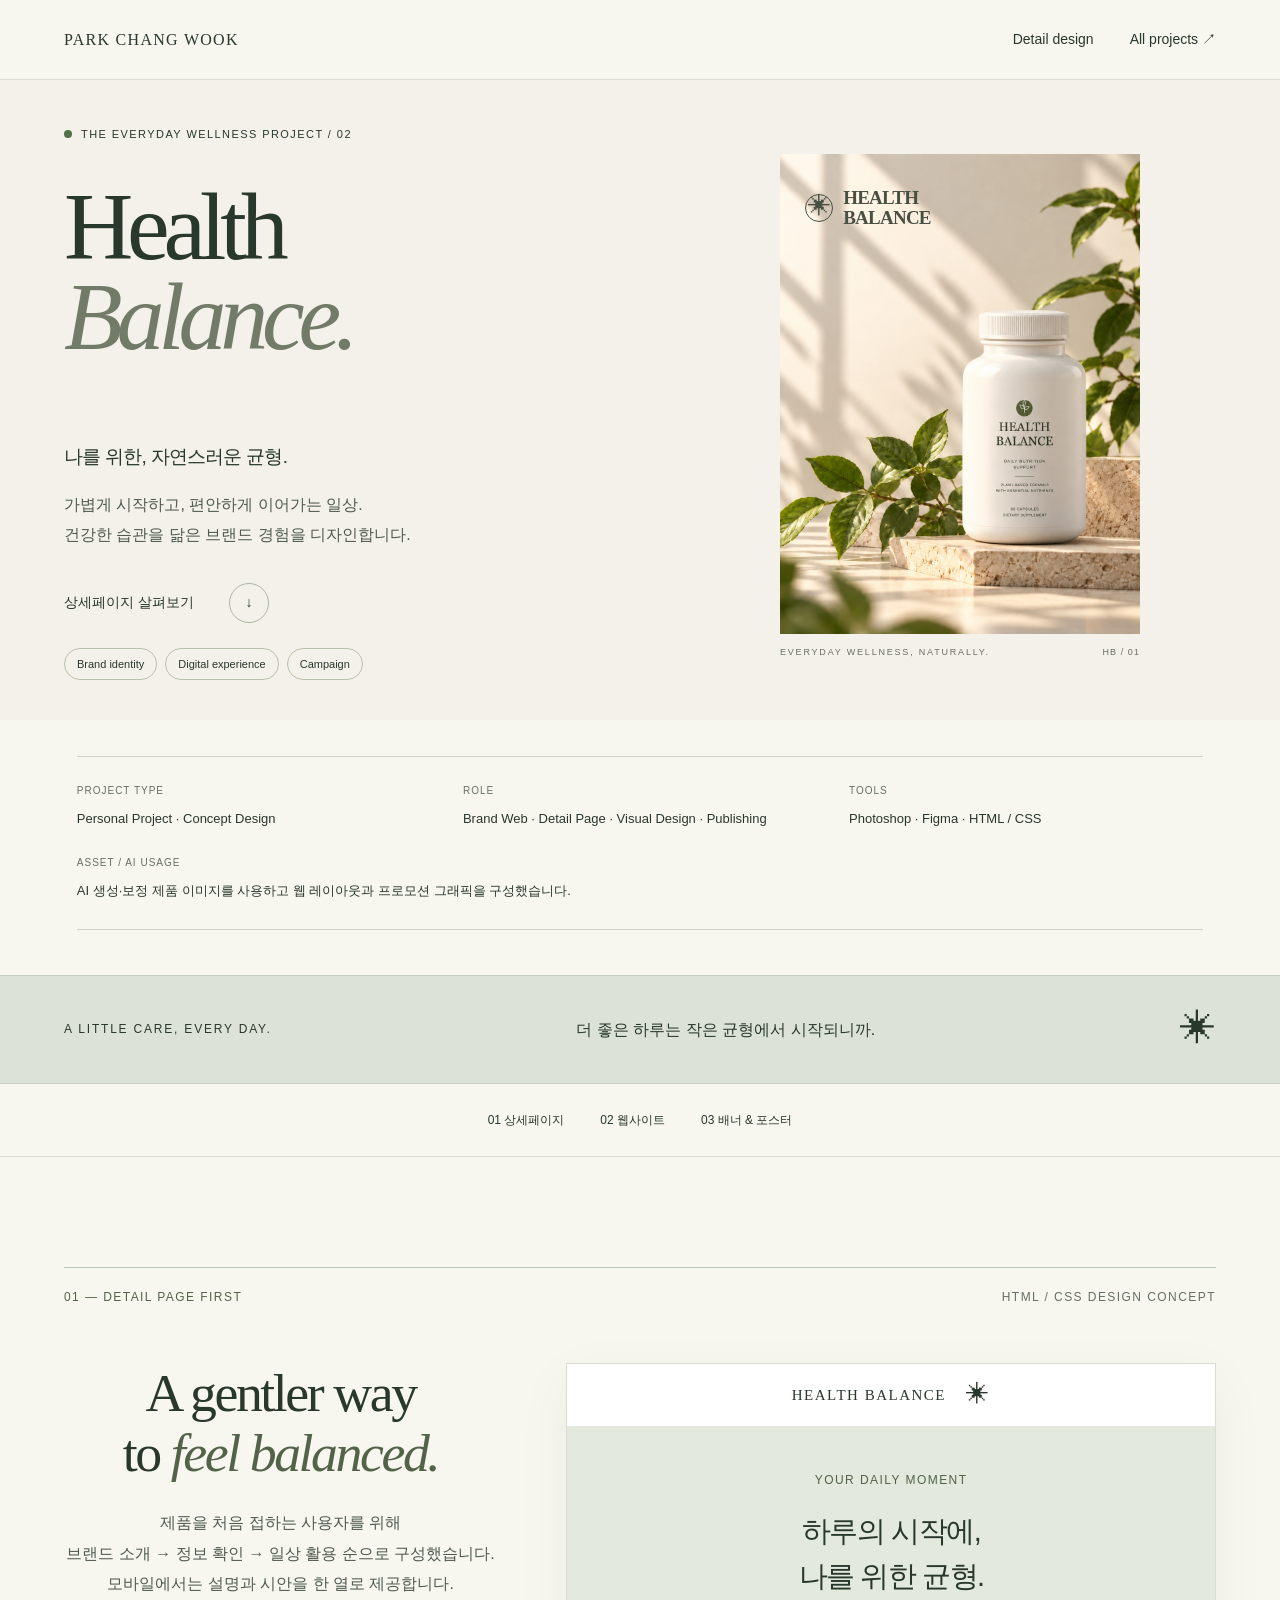
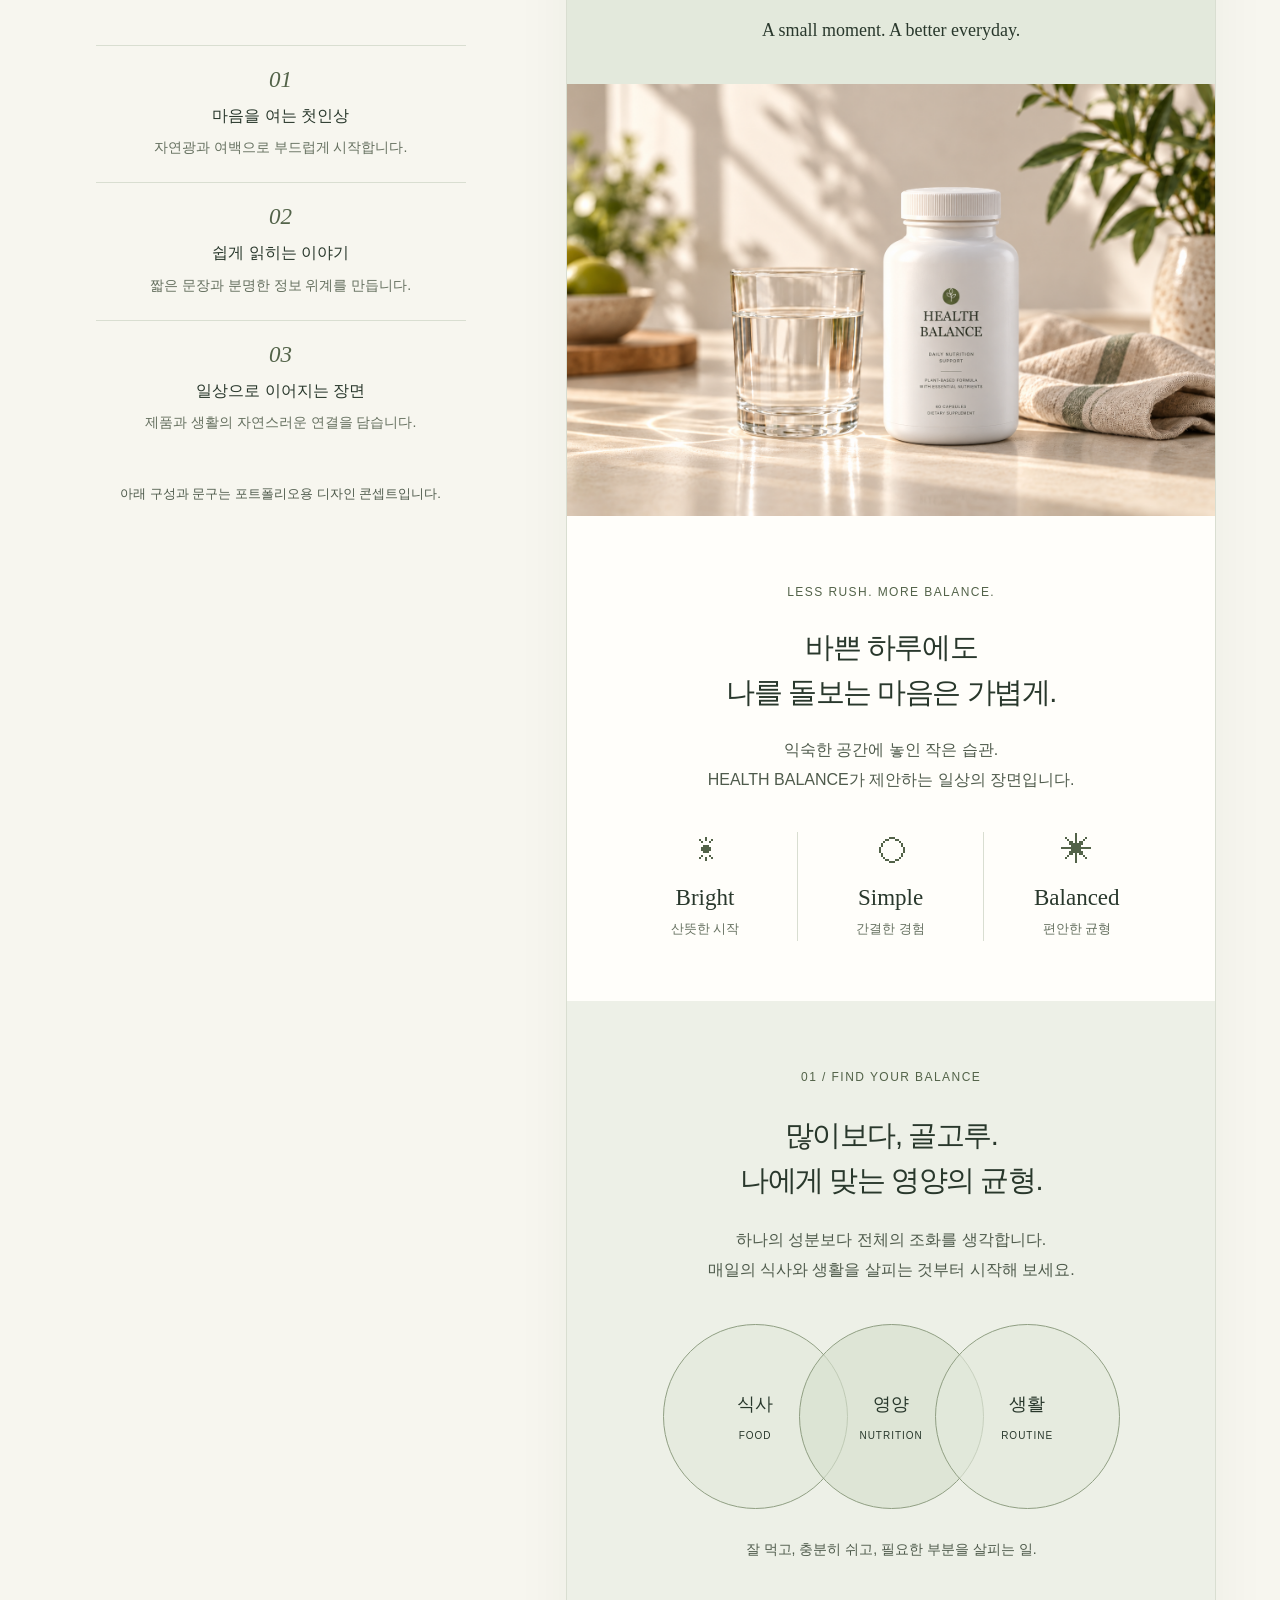
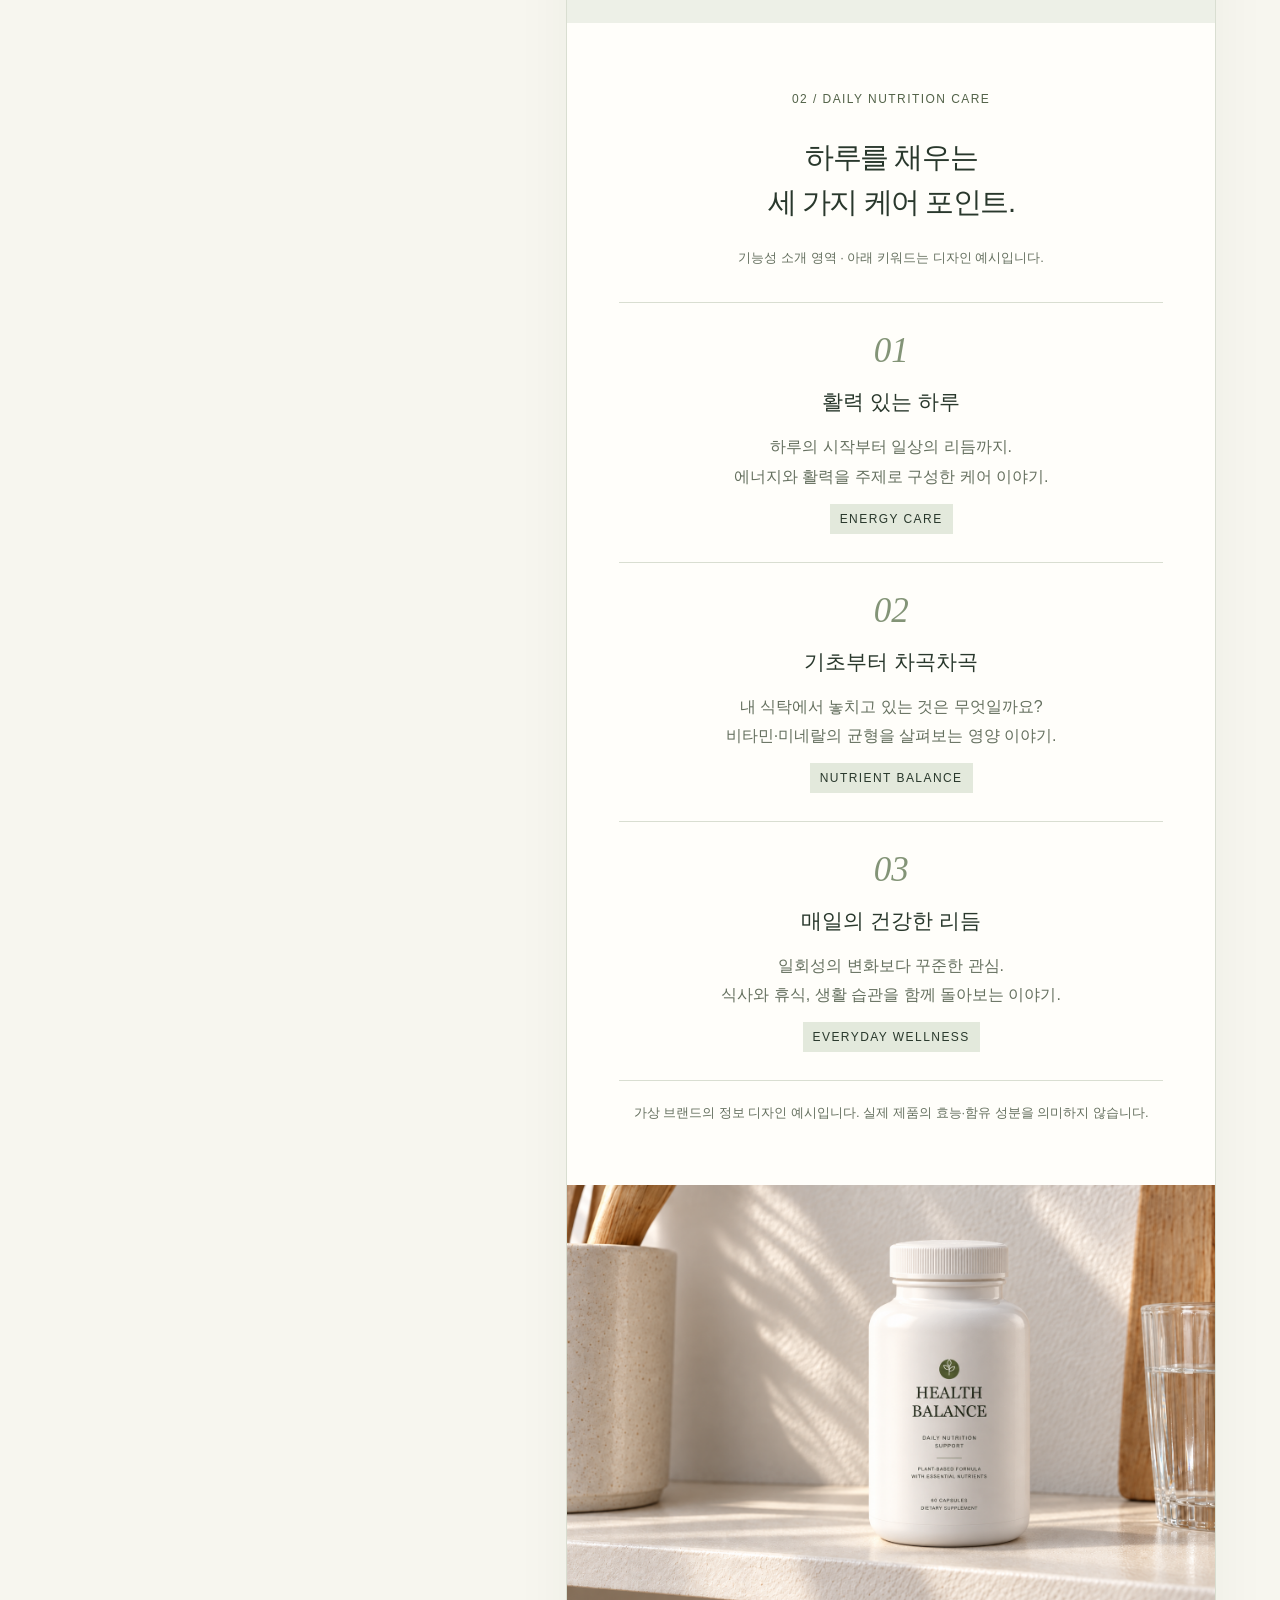
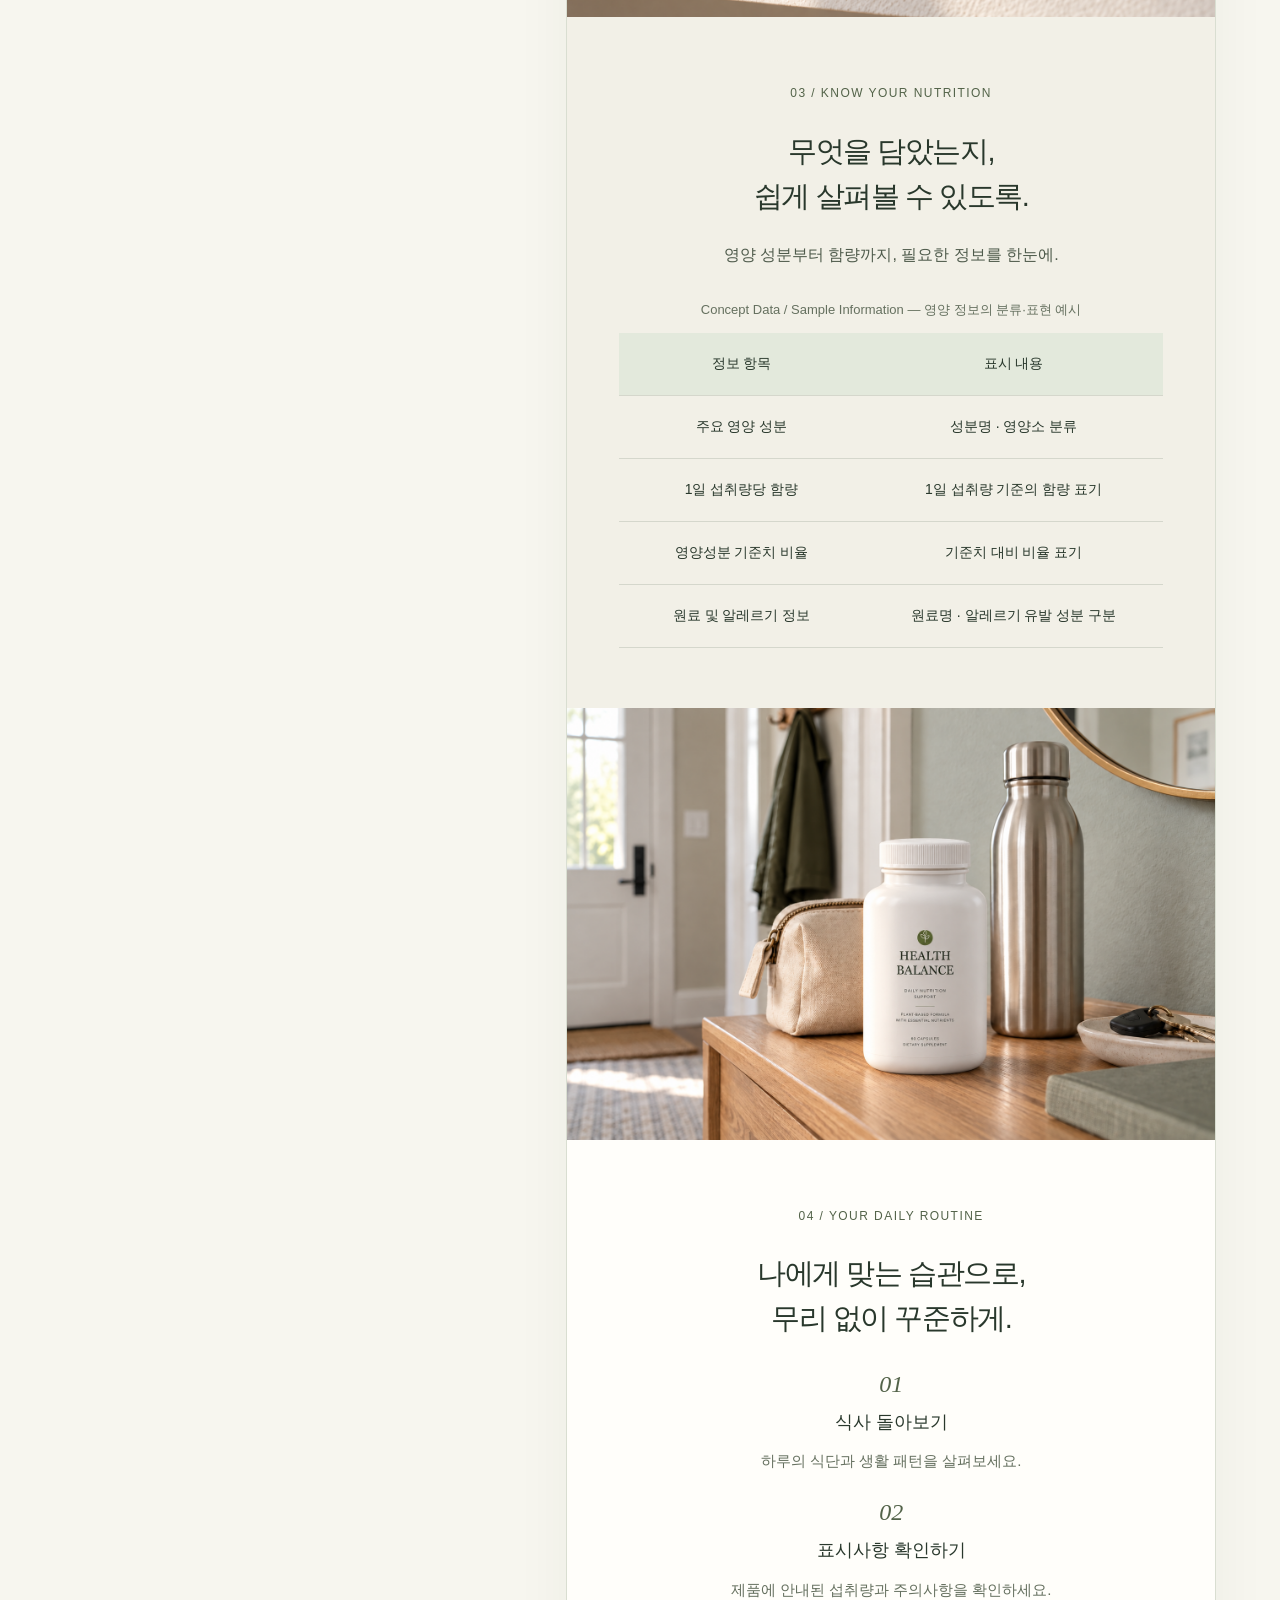
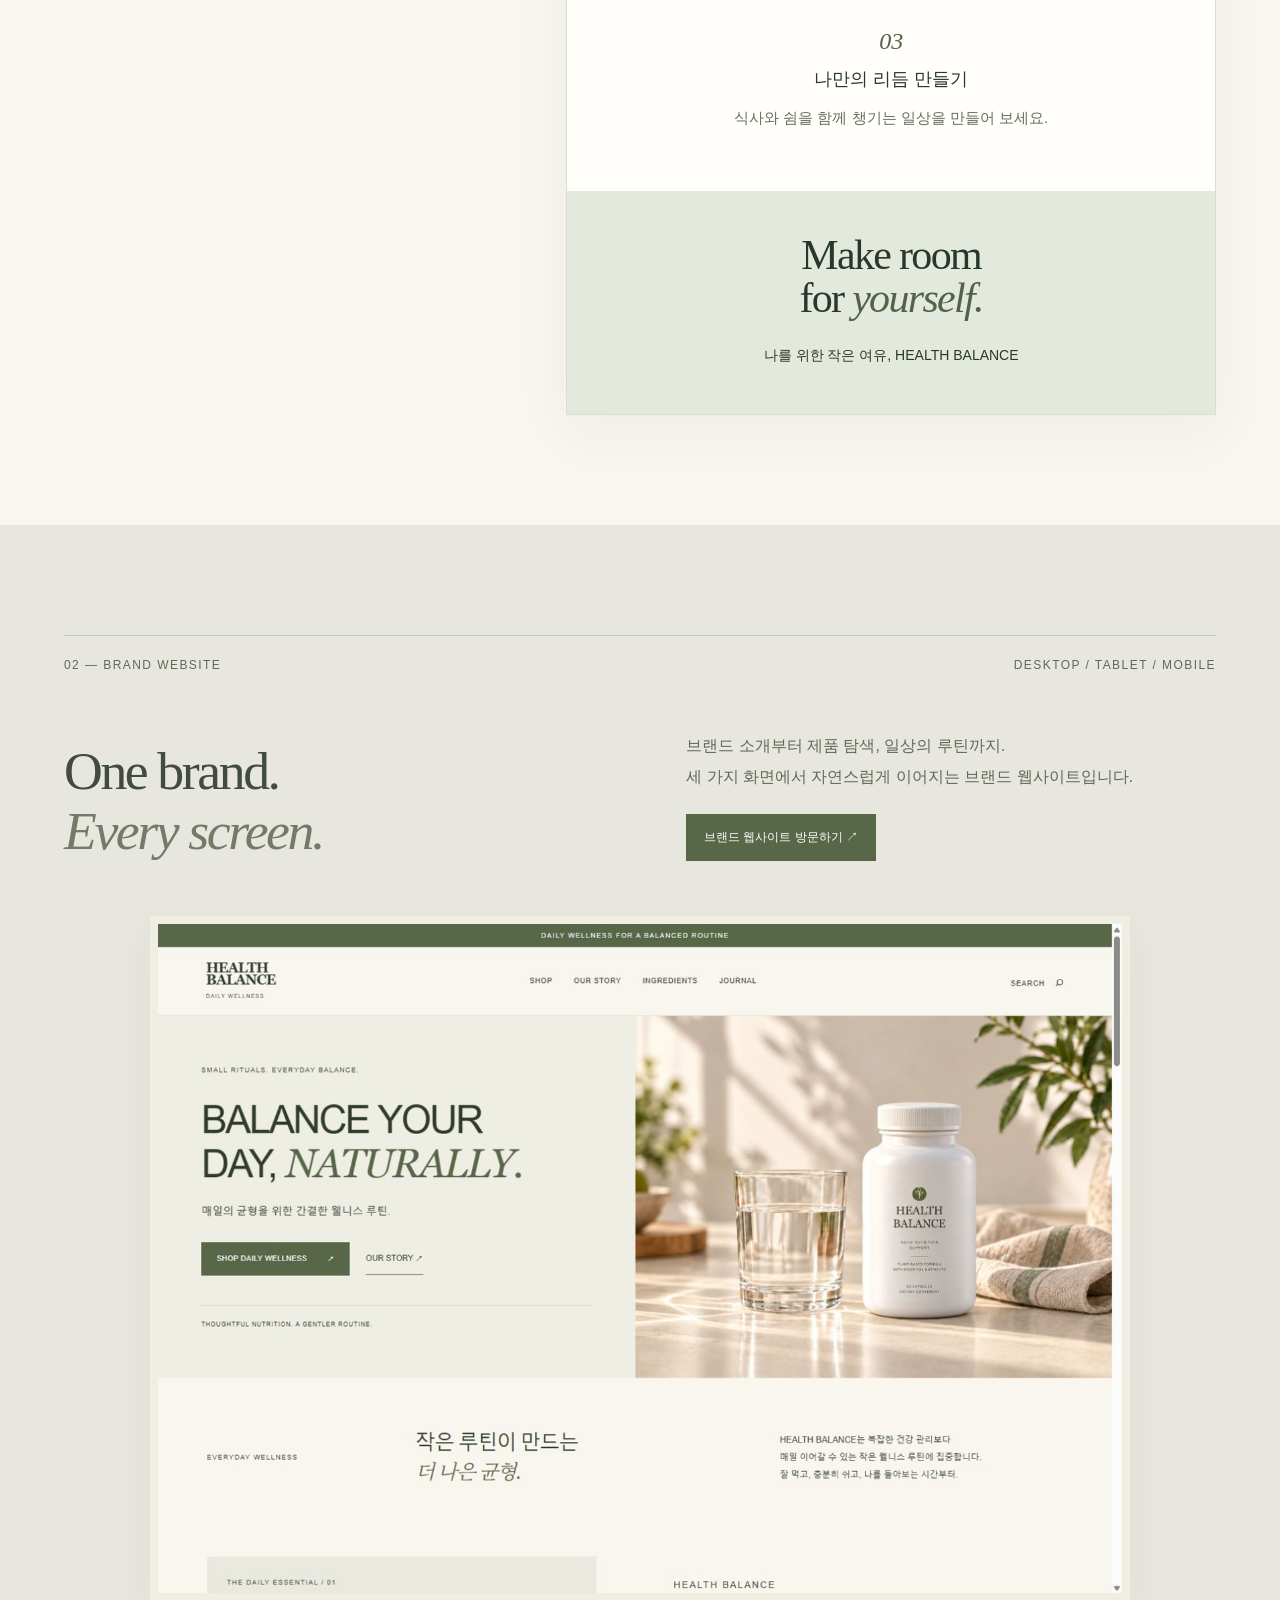
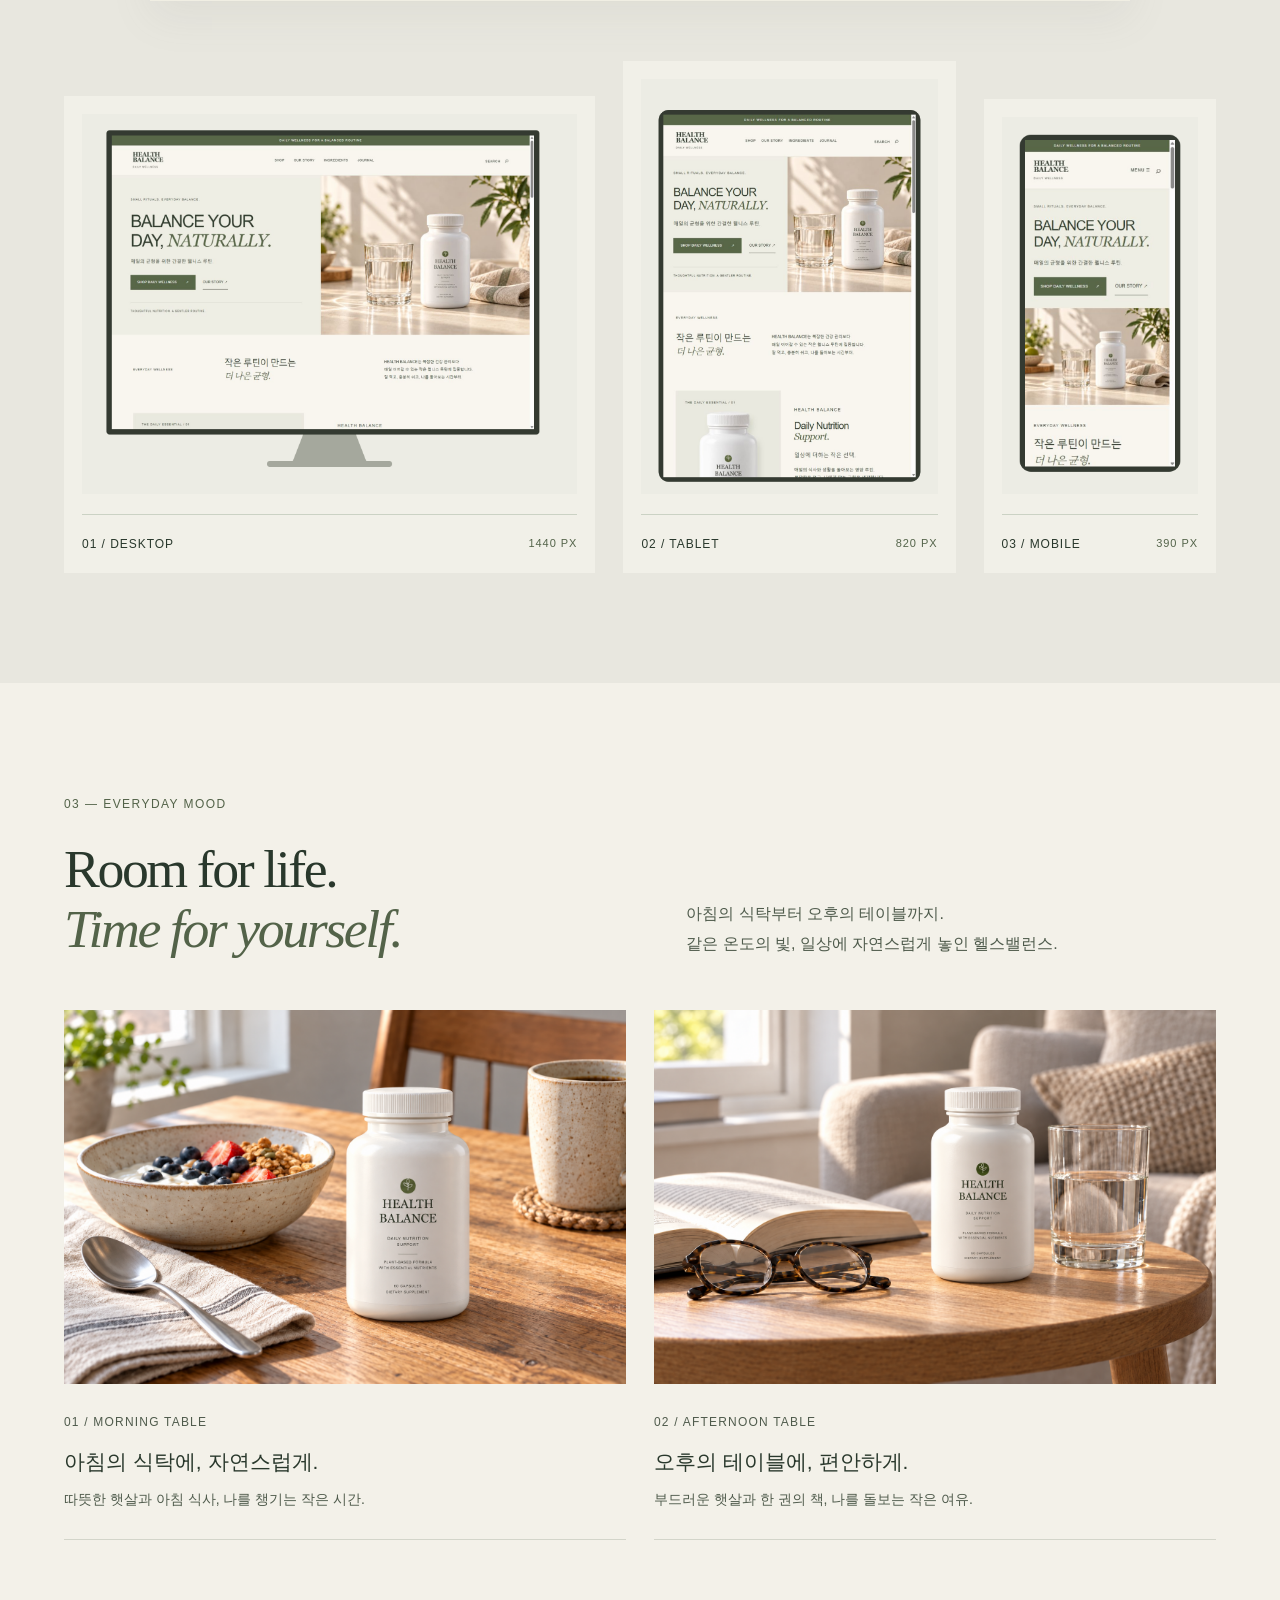
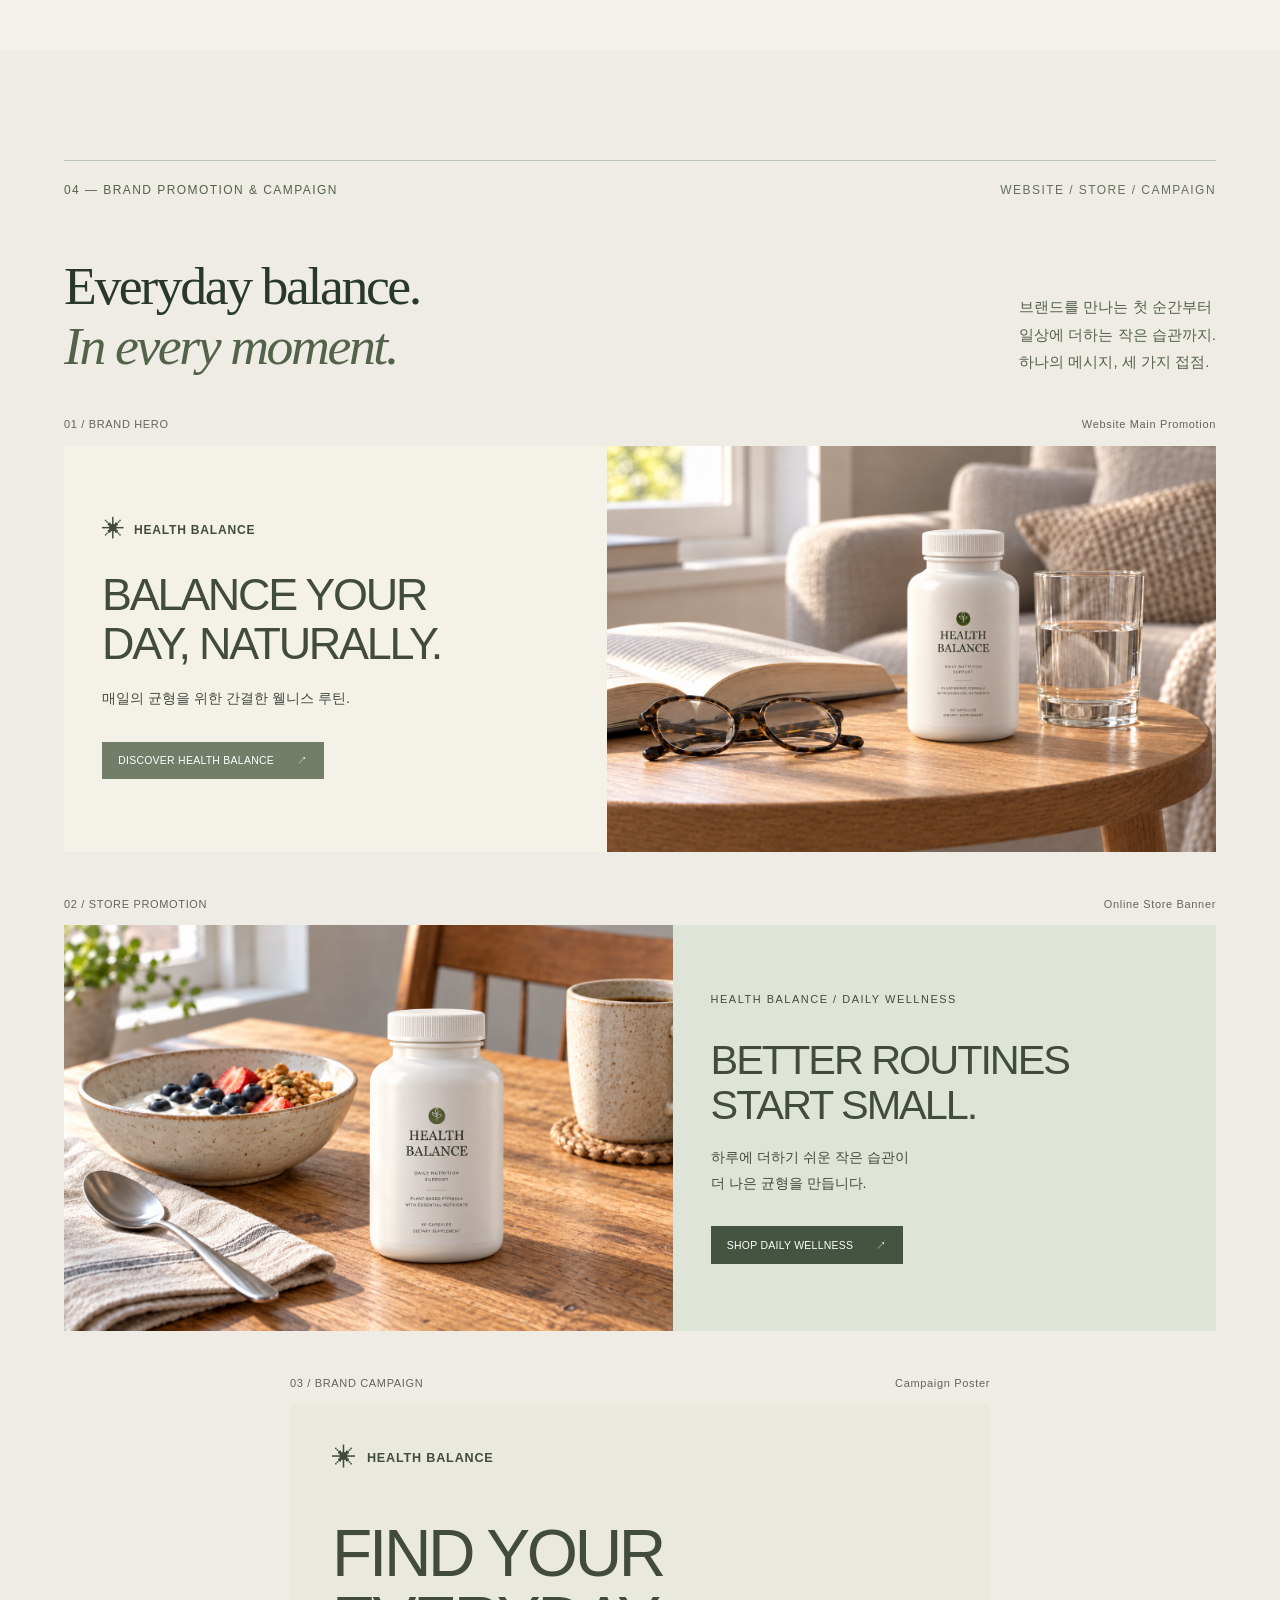
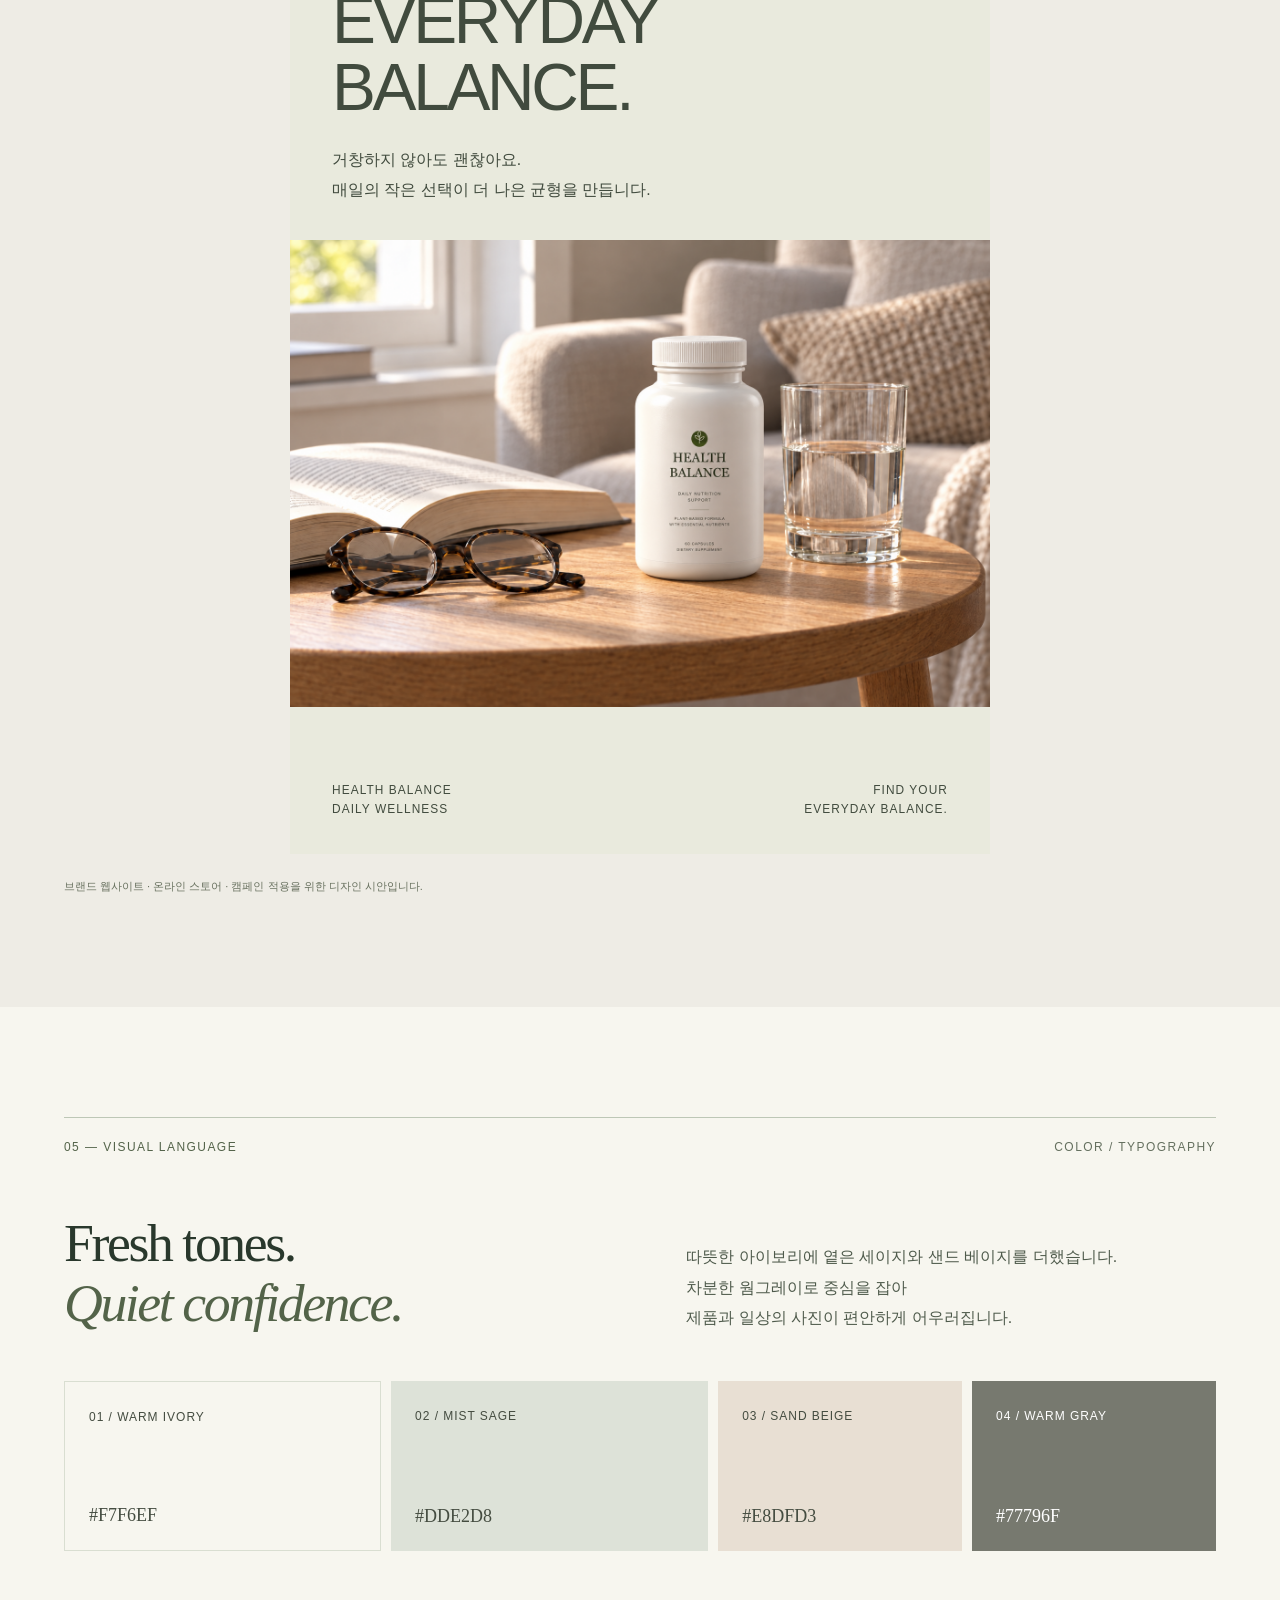
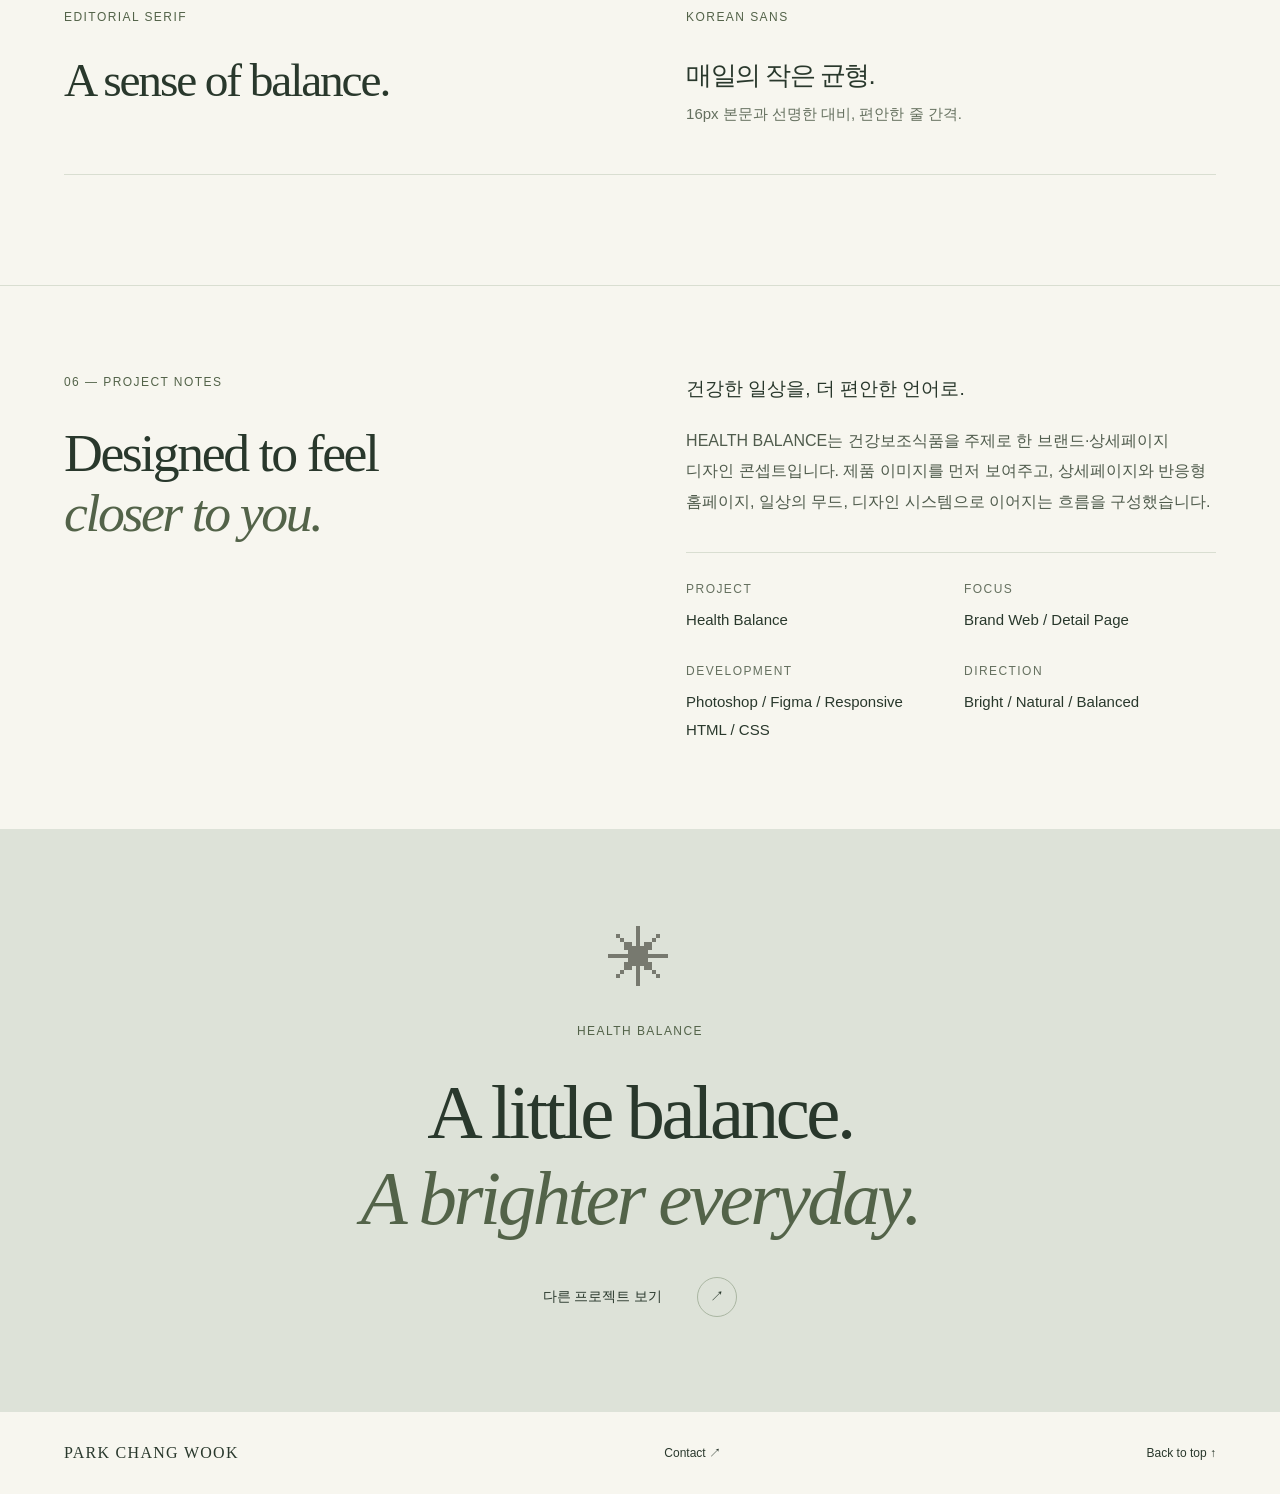
<file: project-health-balance.html>
<!doctype html>
<html lang="ko">
<head>
  <meta charset="UTF-8">
  <meta name="viewport" content="width=device-width, initial-scale=1">
  <meta name="description" content="HEALTH BALANCE — 자연스러운 일상의 균형을 담은 건강보조식품 브랜드 디자인 콘셉트.">
  <title>HEALTH BALANCE | Park Chang Wook</title>
  <link rel="stylesheet" href="health-balance-light.css">
  <link rel="stylesheet" href="readability.css">
<link rel="stylesheet" href="project-refinement.css">
  <link rel="stylesheet" href="health-balance-editorial.css">
  <link rel="stylesheet" href="health-balance-banner-display.css">
  <link rel="stylesheet" href="health-balance-promotion.css">
<link rel="stylesheet" href="project-information.css">
</head>
<body id="top">
  <a class="skip" href="#main">본문 바로가기</a>
  <header class="topbar"><a class="designer" href="index.html">PARK CHANG WOOK</a><nav aria-label="프로젝트 탐색"><a href="#detail">Detail design</a><a href="index.html#work">All projects <span aria-hidden="true">↗</span></a></nav></header>
  <main id="main">
    <section class="hero" aria-labelledby="title">
      <div class="hero-copy"><p class="hero-edition">THE EVERYDAY WELLNESS PROJECT / 02</p><h1 id="title">Health<br><em>Balance.</em></h1><div class="hero-bottom"><p class="kicker">나를 위한, 자연스러운 균형.</p><p class="muted">가볍게 시작하고, 편안하게 이어가는 일상.<br>건강한 습관을 닮은 브랜드 경험을 디자인합니다.</p><a class="round-link" href="#detail">상세페이지 살펴보기 <span aria-hidden="true">↓</span></a><div class="hero-tags"><span>Brand identity</span><span>Digital experience</span><span>Campaign</span></div></div></div>
      <figure class="hero-photo"><span class="hb-wordmark"><span class="hb-mark" aria-hidden="true">✳</span><span><b>HEALTH<br>BALANCE</b></span></span><img src="web-assets/img/health-balance-thumbnail.webp" alt="햇살과 초록 잎 사이, 밝은 석재 위에 놓인 헬스 밸런스 제품" width="1086" height="1448" fetchpriority="high"><figcaption>EVERYDAY WELLNESS, NATURALLY.</figcaption><span class="image-index" aria-hidden="true">HB / 01</span></figure>
    </section>
    <div class="hb-project-information"><dl class="project-facts"><div><dt>PROJECT TYPE</dt><dd>Personal Project · Concept Design</dd></div><div><dt>ROLE</dt><dd>Brand Web · Detail Page · Visual Design · Publishing</dd></div><div><dt>TOOLS</dt><dd>Photoshop · Figma · HTML / CSS</dd></div><div><dt>ASSET / AI USAGE</dt><dd>AI 생성·보정 제품 이미지를 사용하고 웹 레이아웃과 프로모션 그래픽을 구성했습니다.</dd></div></dl></div>
    <div class="manifesto"><span>A LITTLE CARE, EVERY DAY.</span><p>더 좋은 하루는 작은 균형에서 시작되니까.</p><span aria-hidden="true">✳</span></div>

    <nav class="hb-project-nav" aria-label="작업 모아보기"><a href="#detail">01 상세페이지</a><a href="#website">02 웹사이트</a><a href="#campaign">03 배너 & 포스터</a></nav>

    <section class="section detail-section" id="detail" aria-labelledby="detail-title">
      <div class="section-heading"><p class="eyebrow">01 — DETAIL PAGE FIRST</p><span class="small-note">HTML / CSS DESIGN CONCEPT</span></div>
      <div class="detail-layout">
        <div class="detail-intro"><h2 id="detail-title">A gentler way<br>to <em>feel balanced.</em></h2><p>제품을 처음 접하는 사용자를 위해<br>브랜드 소개 → 정보 확인 → 일상 활용 순으로 구성했습니다.<br>모바일에서는 설명과 시안을 한 열로 제공합니다.</p><ol class="flow"><li><span>01</span><div><strong>마음을 여는 첫인상</strong><p>자연광과 여백으로 부드럽게 시작합니다.</p></div></li><li><span>02</span><div><strong>쉽게 읽히는 이야기</strong><p>짧은 문장과 분명한 정보 위계를 만듭니다.</p></div></li><li><span>03</span><div><strong>일상으로 이어지는 장면</strong><p>제품과 생활의 자연스러운 연결을 담습니다.</p></div></li></ol><p class="concept-note">아래 구성과 문구는 포트폴리오용 디자인 콘셉트입니다.</p></div>
        <div class="detail-preview" aria-label="헬스 밸런스 상세페이지 디자인 시안">
          <div class="preview-brand"><span>HEALTH BALANCE</span><span aria-hidden="true">✳</span></div>
          <div class="preview-cover"><div><span class="eyebrow">YOUR DAILY MOMENT</span><h3>하루의 시작에,<br>나를 위한 균형.</h3><p>A small moment. A better everyday.</p></div><img src="web-assets/img/scenes/water.webp" alt="투명한 물컵 옆에 나란히 놓인 헬스 밸런스 제품" width="1536" height="1024" loading="lazy" decoding="async"></div>
          <div class="preview-story"><span class="eyebrow">LESS RUSH. MORE BALANCE.</span><h3>바쁜 하루에도<br>나를 돌보는 마음은 가볍게.</h3><p>익숙한 공간에 놓인 작은 습관.<br>HEALTH BALANCE가 제안하는 일상의 장면입니다.</p><div class="values"><div><span aria-hidden="true">☀</span><strong>Bright</strong><small>산뜻한 시작</small></div><div><span aria-hidden="true">◯</span><strong>Simple</strong><small>간결한 경험</small></div><div><span aria-hidden="true">✳</span><strong>Balanced</strong><small>편안한 균형</small></div></div></div>
          <section class="nutrition-block"><span class="eyebrow">01 / FIND YOUR BALANCE</span><h3>많이보다, 골고루.<br>나에게 맞는 영양의 균형.</h3><p>하나의 성분보다 전체의 조화를 생각합니다.<br>매일의 식사와 생활을 살피는 것부터 시작해 보세요.</p><div class="balance-orbit" aria-label="식사, 영양, 생활의 조화"><span>식사<br><small>FOOD</small></span><span>영양<br><small>NUTRITION</small></span><span>생활<br><small>ROUTINE</small></span></div><p class="nutrition-caption">잘 먹고, 충분히 쉬고, 필요한 부분을 살피는 일.</p></section>
          <section class="benefits-block"><span class="eyebrow">02 / DAILY NUTRITION CARE</span><h3>하루를 채우는<br>세 가지 케어 포인트.</h3><p class="sample-label">기능성 소개 영역 · 아래 키워드는 디자인 예시입니다.</p><article><span class="benefit-number">01</span><div><h4>활력 있는 하루</h4><p>하루의 시작부터 일상의 리듬까지.<br>에너지와 활력을 주제로 구성한 케어 이야기.</p><span class="benefit-tag">ENERGY CARE</span></div></article><article><span class="benefit-number">02</span><div><h4>기초부터 차곡차곡</h4><p>내 식탁에서 놓치고 있는 것은 무엇일까요?<br>비타민·미네랄의 균형을 살펴보는 영양 이야기.</p><span class="benefit-tag">NUTRIENT BALANCE</span></div></article><article><span class="benefit-number">03</span><div><h4>매일의 건강한 리듬</h4><p>일회성의 변화보다 꾸준한 관심.<br>식사와 휴식, 생활 습관을 함께 돌아보는 이야기.</p><span class="benefit-tag">EVERYDAY WELLNESS</span></div></article><p class="sample-note">가상 브랜드의 정보 디자인 예시입니다. 실제 제품의 효능·함유 성분을 의미하지 않습니다.</p></section>
          <figure class="detail-context-photo"><img src="web-assets/img/scenes/label-v4.webp" alt="패키지와 라벨이 선명하게 보이는 헬스 밸런스 제품" width="1536" height="1024" loading="lazy" decoding="async"></figure><section class="nutrition-table"><span class="eyebrow">03 / KNOW YOUR NUTRITION</span><h3>무엇을 담았는지,<br>쉽게 살펴볼 수 있도록.</h3><p>영양 성분부터 함량까지, 필요한 정보를 한눈에.</p><table><caption>Concept Data / Sample Information — 영양 정보의 분류·표현 예시</caption><thead><tr><th scope="col">정보 항목</th><th scope="col">표시 내용</th></tr></thead><tbody><tr><th scope="row">주요 영양 성분</th><td>성분명 · 영양소 분류</td></tr><tr><th scope="row">1일 섭취량당 함량</th><td>1일 섭취량 기준의 함량 표기</td></tr><tr><th scope="row">영양성분 기준치 비율</th><td>기준치 대비 비율 표기</td></tr><tr><th scope="row">원료 및 알레르기 정보</th><td>원료명 · 알레르기 유발 성분 구분</td></tr></tbody></table></section>
          <figure class="detail-context-photo"><img src="web-assets/img/scenes/routine-v4.webp" alt="외출 준비 소품과 함께 놓인 헬스 밸런스 제품" width="1536" height="1024" loading="lazy" decoding="async"></figure><section class="daily-guide"><span class="eyebrow">04 / YOUR DAILY ROUTINE</span><h3>나에게 맞는 습관으로,<br>무리 없이 꾸준하게.</h3><div><article><span>01</span><h4>식사 돌아보기</h4><p>하루의 식단과 생활 패턴을 살펴보세요.</p></article><article><span>02</span><h4>표시사항 확인하기</h4><p>제품에 안내된 섭취량과 주의사항을 확인하세요.</p></article><article><span>03</span><h4>나만의 리듬 만들기</h4><p>식사와 쉼을 함께 챙기는 일상을 만들어 보세요.</p></article></div></section>
          <div class="preview-end"><span>Make room<br>for <em>yourself.</em></span><p>나를 위한 작은 여유, HEALTH BALANCE</p></div>
        </div>
      </div>
    </section>

    <section class="section website-section" id="website" aria-labelledby="website-title"><div class="section-heading"><p class="eyebrow">02 — BRAND WEBSITE</p><span class="small-note">DESKTOP / TABLET / MOBILE</span></div><div class="heading-grid"><h2 id="website-title">One brand.<br><em>Every screen.</em></h2><div><p>브랜드 소개부터 제품 탐색, 일상의 루틴까지.<br>세 가지 화면에서 자연스럽게 이어지는 브랜드 웹사이트입니다.<br><a class="hb-site-link" href="health-balance.html">브랜드 웹사이트 방문하기 ↗</a></p></div></div><figure class="homepage-shot"><img src="web-assets/img/health-balance/home-desktop.webp" alt="헬스 밸런스 홈페이지 데스크톱 메인 화면" width="1440" height="1000" loading="lazy"></figure><div class="device-gallery"><figure class="desktop-mockup"><img src="web-assets/img/health-balance/mockup-desktop.webp" alt="데스크톱 모니터에 적용한 헬스 밸런스 홈페이지 목업" width="1500" height="1150" loading="lazy"><figcaption>01 / DESKTOP <span>1440 PX</span></figcaption></figure><figure><img src="web-assets/img/health-balance/mockup-tablet.webp" alt="태블릿에 적용한 헬스 밸런스 홈페이지 목업" width="1000" height="1400" loading="lazy"><figcaption>02 / TABLET <span>820 PX</span></figcaption></figure><figure><img src="web-assets/img/health-balance/mockup-mobile.webp" alt="모바일에 적용한 헬스 밸런스 홈페이지 목업" width="600" height="1150" loading="lazy"><figcaption>03 / MOBILE <span>390 PX</span></figcaption></figure></div></section>
    <section class="section everyday-section"><div class="heading-grid"><div><p class="eyebrow">03 — EVERYDAY MOOD</p><h2>Room for life.<br><em>Time for yourself.</em></h2></div><p>아침의 식탁부터 오후의 테이블까지.<br>같은 온도의 빛, 일상에 자연스럽게 놓인 헬스밸런스.</p></div><div class="everyday-grid"><figure><img src="web-assets/img/scenes/breakfast-v4.webp" alt="아침 식탁 위 시리얼과 함께 놓인 헬스 밸런스 제품" width="1536" height="1024" loading="lazy" decoding="async"><figcaption><span>01 / MORNING TABLE</span><h3>아침의 식탁에, 자연스럽게.</h3><p>따뜻한 햇살과 아침 식사, 나를 챙기는 작은 시간.</p></figcaption></figure><figure><img src="web-assets/img/scenes/reading-v4.webp" alt="책과 물컵 옆 사이드 테이블에 놓인 헬스 밸런스 제품" width="1536" height="1024" loading="lazy" decoding="async"><figcaption><span>02 / AFTERNOON TABLE</span><h3>오후의 테이블에, 편안하게.</h3><p>부드러운 햇살과 한 권의 책, 나를 돌보는 작은 여유.</p></figcaption></figure></div></section>
    <section class="section campaign-section" id="campaign" aria-labelledby="campaign-title">
        <div class="section-heading"><p class="eyebrow">04 — BRAND PROMOTION &amp; CAMPAIGN</p><span class="small-note">WEBSITE / STORE / CAMPAIGN</span></div>
        <div class="events-heading"><h2 id="campaign-title">Everyday balance.<br><em>In every moment.</em></h2><p class="campaign-intro">브랜드를 만나는 첫 순간부터<br>일상에 더하는 작은 습관까지.<br>하나의 메시지, 세 가지 접점.</p></div>
        <div class="hb-promo-list">
          <figure class="hb-promo-work">
            <figcaption class="hb-promo-caption"><span>01 / BRAND HERO</span><span>Website Main Promotion</span></figcaption>
            <div class="hb-banner-viewport" id="hb-banner-view-1" tabindex="0" aria-label="브랜드 히어로 배너 확대 보기 영역">
              <article class="hb-promo-art" aria-label="브랜드 메인 히어로 배너">
                <div class="hb-promo-inner">
                  <div class="hb-promo-copy"><div class="hb-promo-logo"><i aria-hidden="true">✳</i> HEALTH BALANCE</div><h3>BALANCE YOUR<br>DAY, NATURALLY.</h3><p>매일의 균형을 위한 간결한 웰니스 루틴.</p><span class="hb-promo-cta">DISCOVER HEALTH BALANCE <span aria-hidden="true">↗</span></span></div>
                  <img class="hb-promo-photo" src="web-assets/img/scenes/reading-v4.webp" width="1536" height="1024" loading="lazy" alt="자연광이 드는 테이블 위 책과 물 한 잔, 헬스 밸런스 제품">
                </div>
              </article>
            </div>
            <button type="button" class="hb-banner-zoom" aria-controls="hb-banner-view-1" aria-pressed="false">배너 크게 보기 +</button>
          </figure>
          <figure class="hb-promo-work">
            <figcaption class="hb-promo-caption"><span>02 / STORE PROMOTION</span><span>Online Store Banner</span></figcaption>
            <div class="hb-banner-viewport" id="hb-banner-view-2" tabindex="0" aria-label="스토어 프로모션 배너 확대 보기 영역">
              <article class="hb-promo-art hb-promo-store" aria-label="데일리 웰니스 스토어 프로모션 배너">
                <div class="hb-promo-inner">
                  <img class="hb-promo-photo" src="web-assets/img/scenes/breakfast-v4.webp" width="1536" height="1024" loading="lazy" alt="아침 식사 옆에 놓인 헬스 밸런스 제품">
                  <div class="hb-promo-copy"><span class="hb-promo-kicker">HEALTH BALANCE / DAILY WELLNESS</span><h3>BETTER ROUTINES<br>START SMALL.</h3><p>하루에 더하기 쉬운 작은 습관이<br>더 나은 균형을 만듭니다.</p><span class="hb-promo-cta">SHOP DAILY WELLNESS <span aria-hidden="true">↗</span></span></div>
                </div>
              </article>
            </div>
            <button type="button" class="hb-banner-zoom" aria-controls="hb-banner-view-2" aria-pressed="false">배너 크게 보기 +</button>
          </figure>
          <figure class="hb-promo-work hb-promo-poster-work">
            <figcaption class="hb-promo-caption"><span>03 / BRAND CAMPAIGN</span><span>Campaign Poster</span></figcaption>
            <article class="hb-promo-art hb-promo-poster" aria-label="일상의 균형 브랜드 캠페인 포스터">
              <div class="hb-promo-poster-inner">
                <div class="hb-promo-poster-head"><div class="hb-promo-logo"><i aria-hidden="true">✳</i> HEALTH BALANCE</div><h3>FIND YOUR<br>EVERYDAY<br>BALANCE.</h3><p>거창하지 않아도 괜찮아요.<br>매일의 작은 선택이 더 나은 균형을 만듭니다.</p></div>
                <img class="hb-promo-photo" src="web-assets/img/scenes/reading-v4.webp" width="1536" height="1024" loading="lazy" alt="책과 물, 헬스 밸런스 제품이 놓인 여유로운 일상 공간">
                <div class="hb-promo-poster-foot"><span>HEALTH BALANCE<br>DAILY WELLNESS</span><span>FIND YOUR<br>EVERYDAY BALANCE.</span></div>
              </div>
            </article>
          </figure>
        </div>
        <p class="hb-promo-note">브랜드 웹사이트 · 온라인 스토어 · 캠페인 적용을 위한 디자인 시안입니다.</p>
      </section>

    <section class="section direction" aria-labelledby="direction-title"><div class="section-heading"><p class="eyebrow">05 — VISUAL LANGUAGE</p><span class="small-note">COLOR / TYPOGRAPHY</span></div><div class="heading-grid"><h2 id="direction-title">Fresh tones.<br><em>Quiet confidence.</em></h2><p>따뜻한 아이보리에 옅은 세이지와 샌드 베이지를 더했습니다.<br>차분한 웜그레이로 중심을 잡아<br>제품과 일상의 사진이 편안하게 어우러집니다.</p></div><div class="palette"><div class="swatch ivory"><span>01 / WARM IVORY</span><strong>#F7F6EF</strong></div><div class="swatch sage"><span>02 / MIST SAGE</span><strong>#DDE2D8</strong></div><div class="swatch olive"><span>03 / SAND BEIGE</span><strong>#E8DFD3</strong></div><div class="swatch ink"><span>04 / WARM GRAY</span><strong>#77796F</strong></div></div><div class="type-row"><div><span class="eyebrow">EDITORIAL SERIF</span><p class="type-serif">A sense of balance.</p></div><div><span class="eyebrow">KOREAN SANS</span><p class="type-korean">매일의 작은 균형.</p><span class="type-caption">16px 본문과 선명한 대비, 편안한 줄 간격.</span></div></div></section>

    <section class="section overview" aria-labelledby="overview-title"><div><p class="eyebrow">06 — PROJECT NOTES</p><h2 id="overview-title">Designed to feel<br><em>closer to you.</em></h2></div><div><p class="overview-lead">건강한 일상을, 더 편안한 언어로.</p><p>HEALTH BALANCE는 건강보조식품을 주제로 한 브랜드·상세페이지 디자인 콘셉트입니다. 제품 이미지를 먼저 보여주고, 상세페이지와 반응형 홈페이지, 일상의 무드, 디자인 시스템으로 이어지는 흐름을 구성했습니다.</p><dl><div><dt>PROJECT</dt><dd>Health Balance</dd></div><div><dt>FOCUS</dt><dd>Brand Web / Detail Page</dd></div><div><dt>DEVELOPMENT</dt><dd>Photoshop / Figma / Responsive HTML / CSS</dd></div><div><dt>DIRECTION</dt><dd>Bright / Natural / Balanced</dd></div></dl></div></section>
    <section class="closing"><p class="eyebrow">HEALTH BALANCE</p><h2>A little balance.<br><em>A brighter everyday.</em></h2><a class="round-link" href="index.html#work">다른 프로젝트 보기 <span aria-hidden="true">↗</span></a></section>
  </main>
  <footer><a class="designer" href="index.html">PARK CHANG WOOK</a><a href="index.html#contact">Contact ↗</a><a href="#top">Back to top ↑</a></footer>
  <script src="health-balance-banner-display.js"></script>
</body>
</html>
</file>
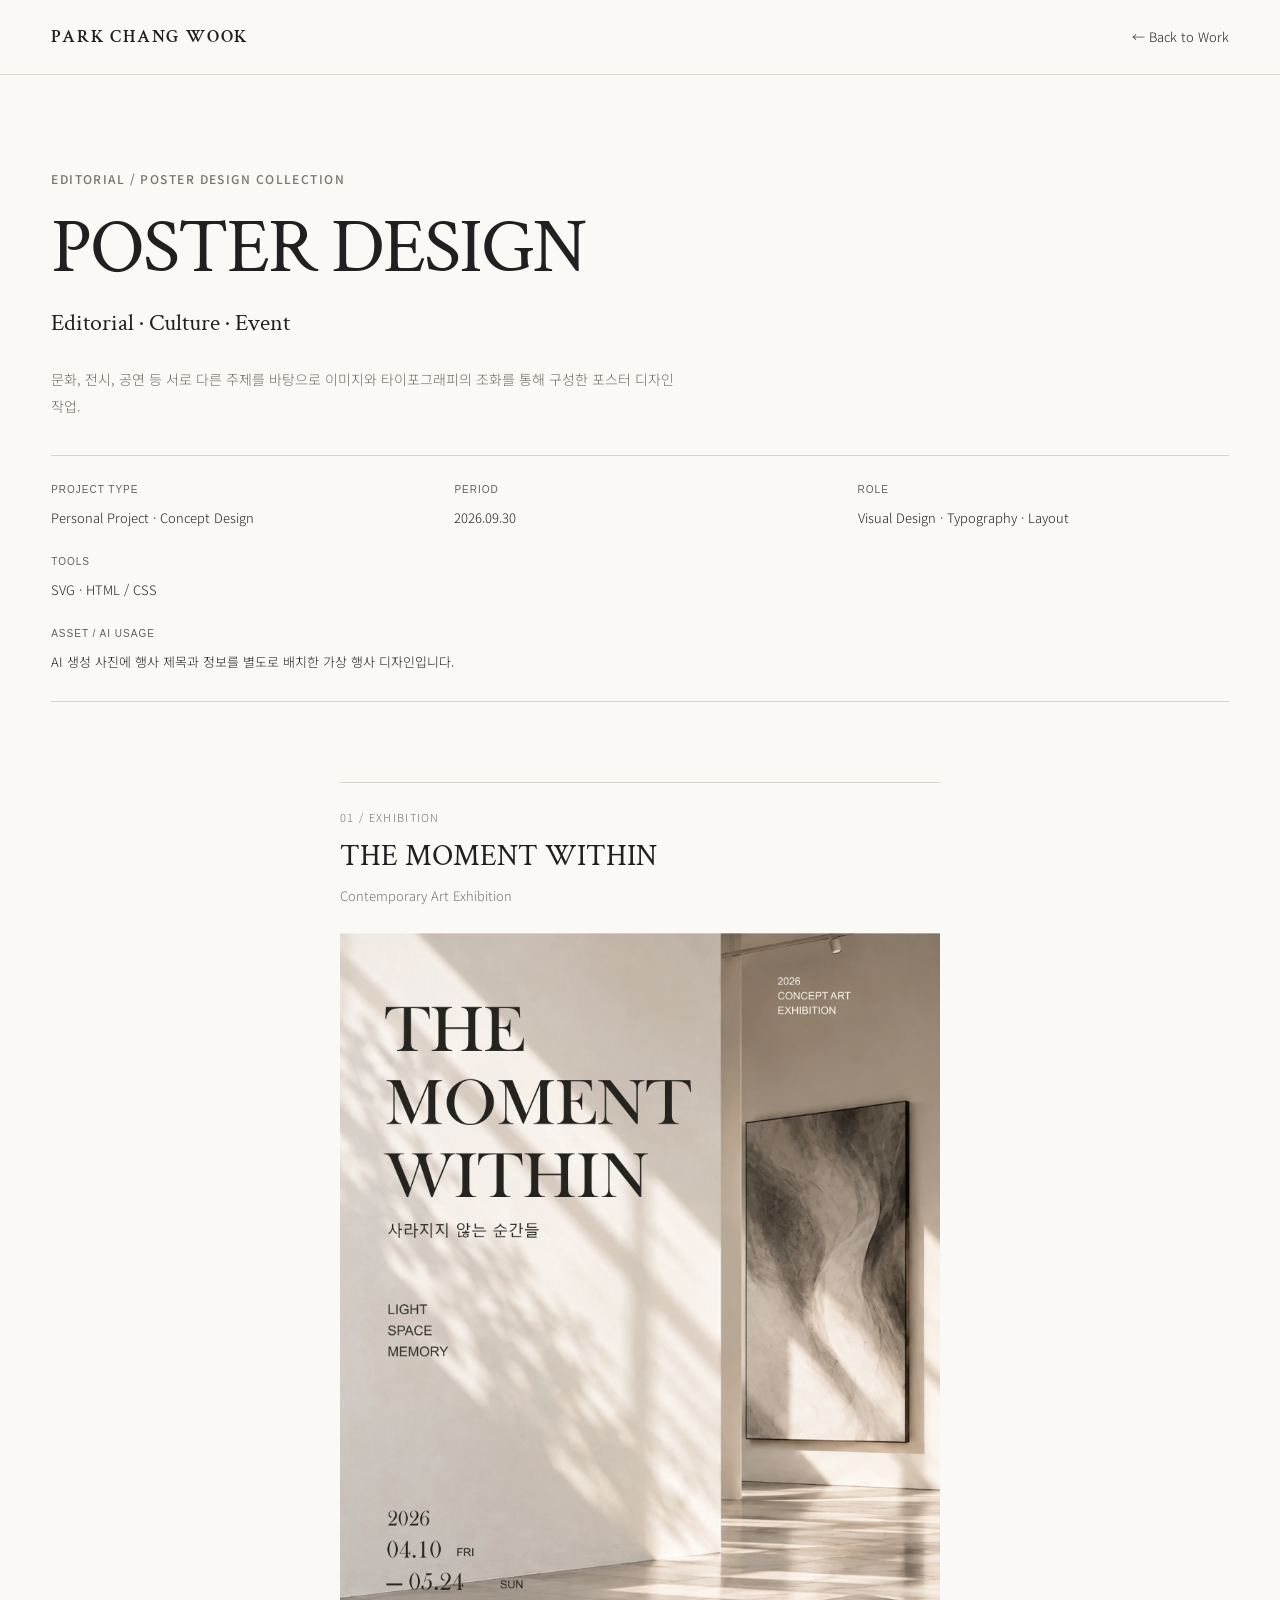
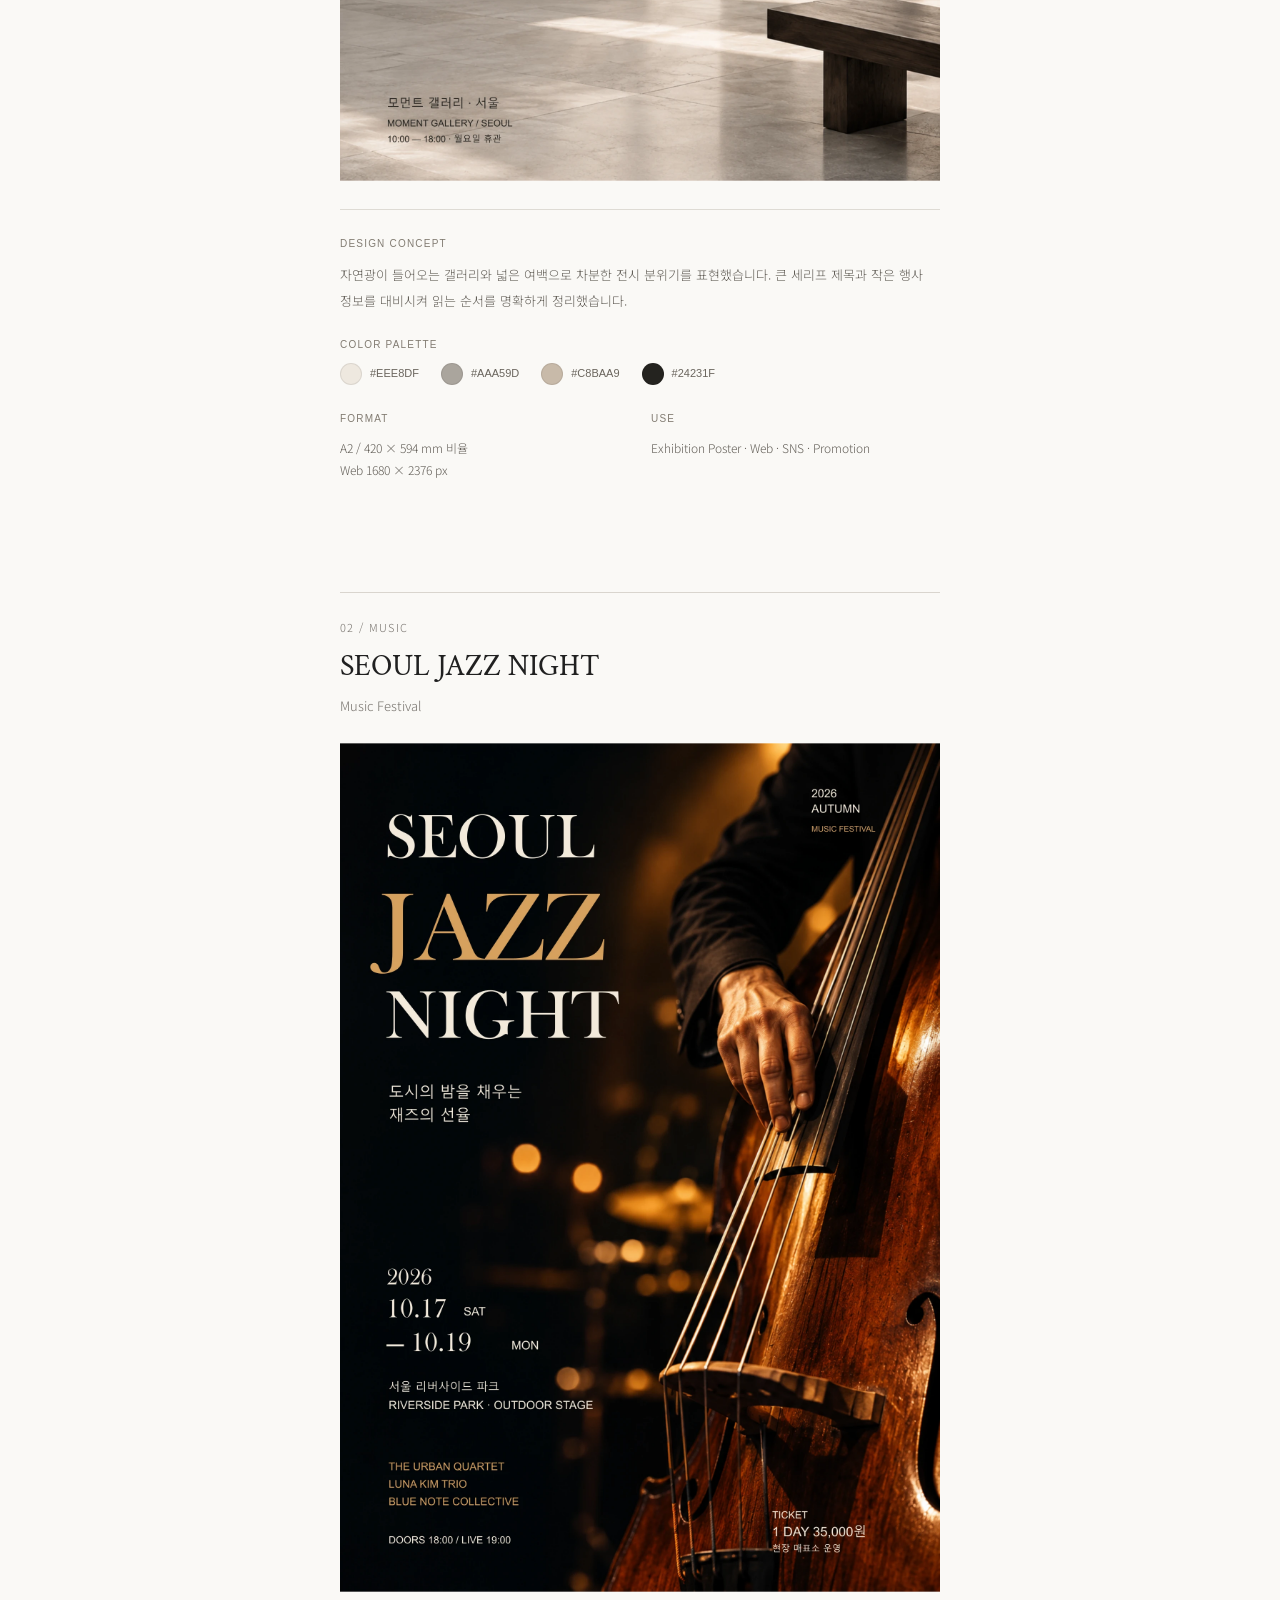
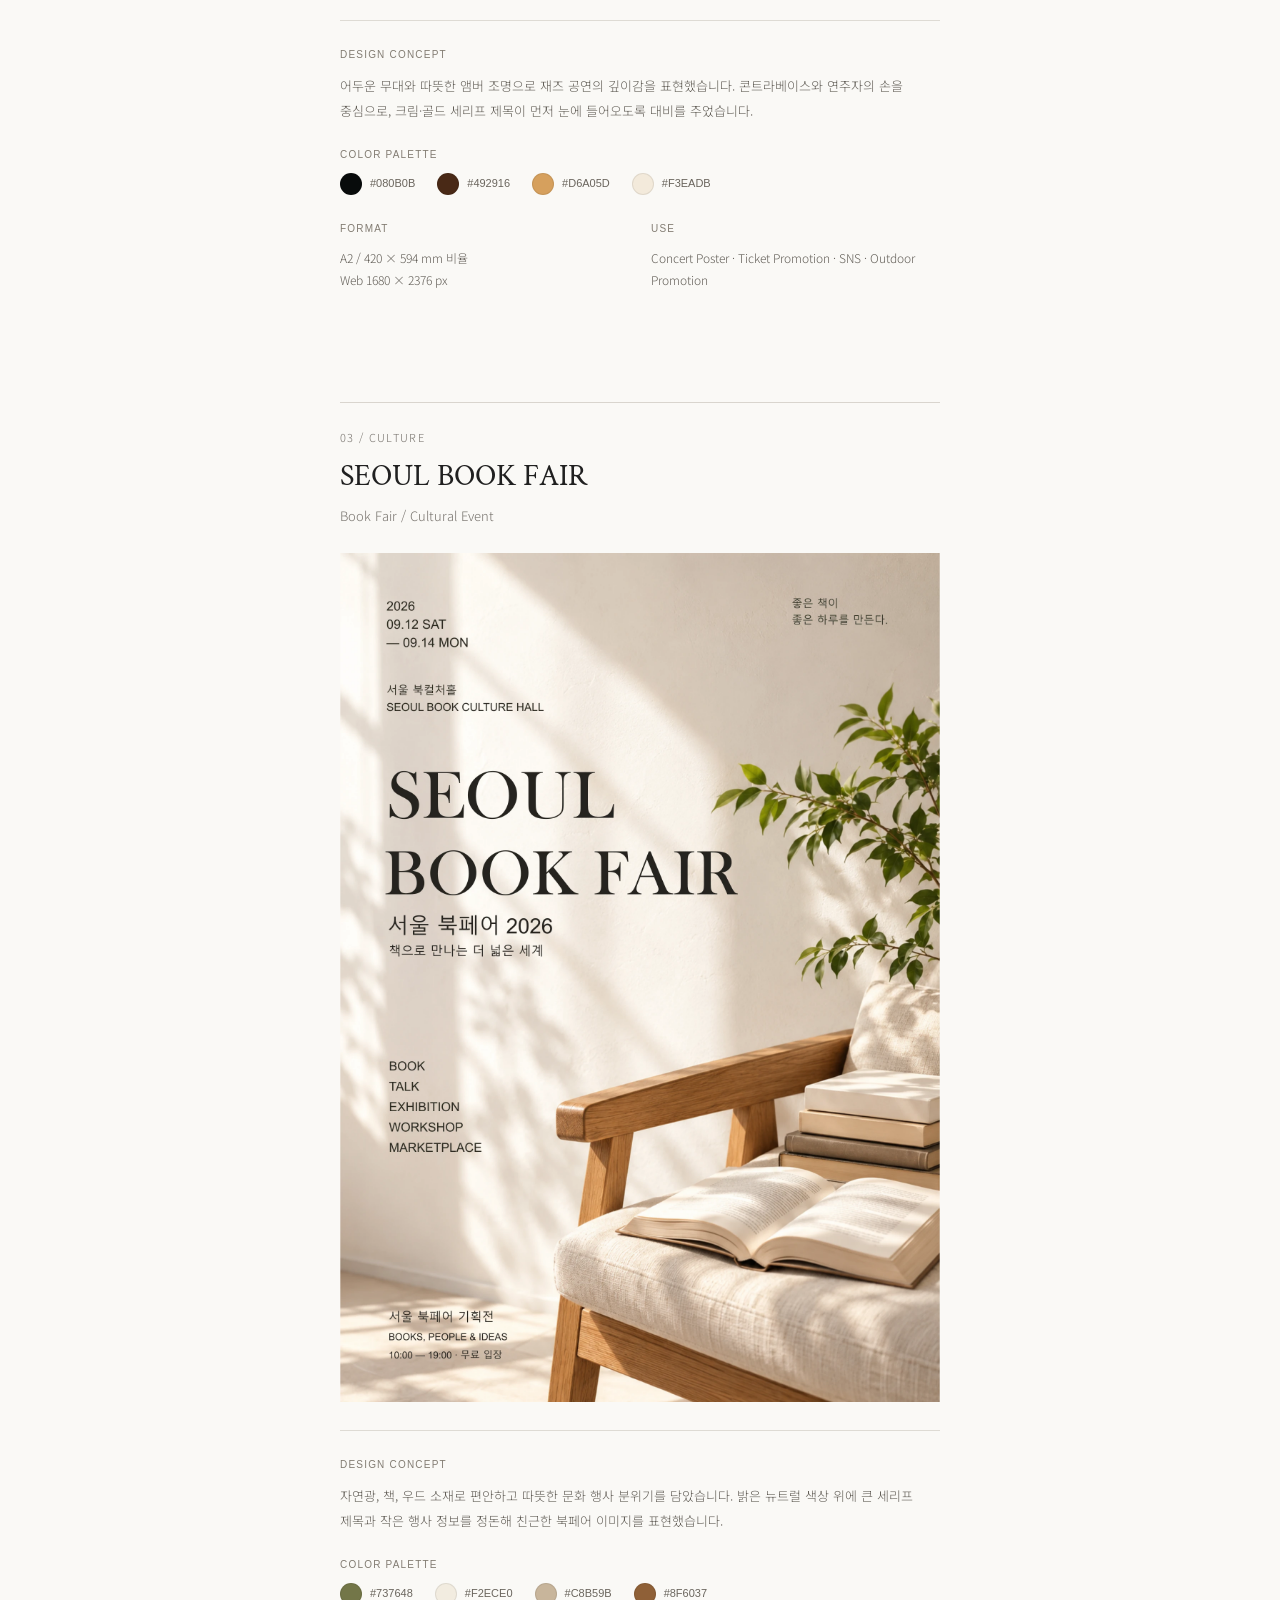
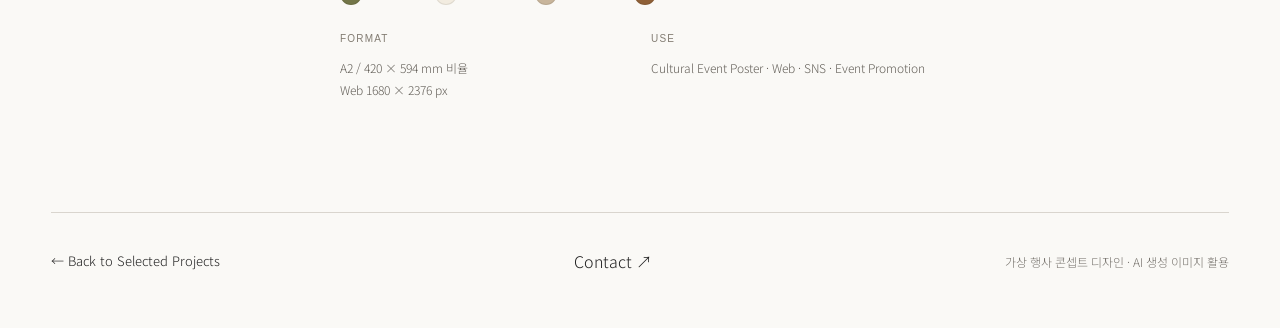
<file: project-poster-design.html>
<!DOCTYPE html>
<html lang="ko">
<head>
  <meta charset="UTF-8">
  <meta name="viewport" content="width=device-width, initial-scale=1">
  <title>POSTER DESIGN | Park Chang Wook</title>
  <meta name="description" content="문화, 전시, 공연을 주제로 한 포스터 디자인 3종. Editorial · Culture · Event.">
  <link rel="preconnect" href="https://fonts.googleapis.com">
  <link rel="preconnect" href="https://fonts.gstatic.com" crossorigin>
  <link href="https://fonts.googleapis.com/css2?family=Crimson+Text:wght@400;600&family=Noto+Sans+KR:wght@300;400;500;600&display=swap" rel="stylesheet">
  <link rel="stylesheet" href="style.css">
  <link rel="stylesheet" href="poster-design.css">
  <link rel="stylesheet" href="collection-details.css">
  <link rel="stylesheet" href="project-information.css">
</head>
<body class="poster-page">
  <header class="poster-top">
    <div class="poster-wrap">
      <a class="logo" href="index.html">PARK CHANG WOOK</a>
      <a class="poster-back" href="index.html#work">← Back to Work</a>
    </div>
  </header>
  <main class="poster-wrap">
    <section class="poster-intro" aria-labelledby="poster-title">
      <span class="eyebrow">EDITORIAL / POSTER DESIGN COLLECTION</span>
      <h1 id="poster-title">POSTER DESIGN</h1>
      <p class="poster-subtitle">Editorial · Culture · Event</p>
      <p class="poster-description">문화, 전시, 공연 등 서로 다른 주제를 바탕으로 이미지와 타이포그래피의 조화를 통해 구성한 포스터 디자인 작업.</p><dl class="project-facts"><div><dt>PROJECT TYPE</dt><dd>Personal Project · Concept Design</dd></div><div><dt>PERIOD</dt><dd>2026.09.30</dd></div><div><dt>ROLE</dt><dd>Visual Design · Typography · Layout</dd></div><div><dt>TOOLS</dt><dd>SVG · HTML / CSS</dd></div><div><dt>ASSET / AI USAGE</dt><dd>AI 생성 사진에 행사 제목과 정보를 별도로 배치한 가상 행사 디자인입니다.</dd></div></dl>
    </section>
    <section class="poster-work" aria-labelledby="moment-title">
      <div class="poster-caption">
        <span>01 / EXHIBITION</span>
        <h2 id="moment-title">THE MOMENT WITHIN</h2>
        <p>Contemporary Art Exhibition</p>
      </div>
      <img class="poster-art" src="poster-design-2026/exports/01-the-moment-within.webp" width="1680" height="2376" alt="THE MOMENT WITHIN, 사라지지 않는 순간들. 자연광이 드는 밝은 갤러리와 세리프 제목. 2026년 4월 10일–5월 24일, 모먼트 갤러리 서울." fetchpriority="high" decoding="async">
      <div class="design-notes"><div class="design-concept"><h3>DESIGN CONCEPT</h3><p>자연광이 들어오는 갤러리와 넓은 여백으로 차분한 전시 분위기를 표현했습니다. 큰 세리프 제목과 작은 행사 정보를 대비시켜 읽는 순서를 명확하게 정리했습니다.</p></div><div class="design-palette"><h3>COLOR PALETTE</h3><ul><li><i style="--swatch:#EEE8DF" aria-hidden="true"></i><span>#EEE8DF</span></li><li><i style="--swatch:#AAA59D" aria-hidden="true"></i><span>#AAA59D</span></li><li><i style="--swatch:#C8BAA9" aria-hidden="true"></i><span>#C8BAA9</span></li><li><i style="--swatch:#24231F" aria-hidden="true"></i><span>#24231F</span></li></ul></div><dl class="design-facts"><div><dt>FORMAT</dt><dd>A2 / 420 × 594 mm 비율<br>Web 1680 × 2376 px</dd></div><div><dt>USE</dt><dd>Exhibition Poster · Web · SNS · Promotion</dd></div></dl></div>

    </section>
    <section class="poster-work" aria-labelledby="jazz-title">
      <div class="poster-caption">
        <span>02 / MUSIC</span>
        <h2 id="jazz-title">SEOUL JAZZ NIGHT</h2>
        <p>Music Festival</p>
      </div>
      <img class="poster-art" src="poster-design-2026/exports/02-seoul-jazz-night.webp" width="1680" height="2376" alt="SEOUL JAZZ NIGHT, 도시의 밤을 채우는 재즈의 선율. 어두운 배경의 콘트라베이스와 연주자의 손, 크림과 앰버 제목. 2026년 10월 17일–19일, 서울 리버사이드 파크." loading="lazy" decoding="async">
      <div class="design-notes"><div class="design-concept"><h3>DESIGN CONCEPT</h3><p>어두운 무대와 따뜻한 앰버 조명으로 재즈 공연의 깊이감을 표현했습니다. 콘트라베이스와 연주자의 손을 중심으로, 크림·골드 세리프 제목이 먼저 눈에 들어오도록 대비를 주었습니다.</p></div><div class="design-palette"><h3>COLOR PALETTE</h3><ul><li><i style="--swatch:#080B0B" aria-hidden="true"></i><span>#080B0B</span></li><li><i style="--swatch:#492916" aria-hidden="true"></i><span>#492916</span></li><li><i style="--swatch:#D6A05D" aria-hidden="true"></i><span>#D6A05D</span></li><li><i style="--swatch:#F3EADB" aria-hidden="true"></i><span>#F3EADB</span></li></ul></div><dl class="design-facts"><div><dt>FORMAT</dt><dd>A2 / 420 × 594 mm 비율<br>Web 1680 × 2376 px</dd></div><div><dt>USE</dt><dd>Concert Poster · Ticket Promotion · SNS · Outdoor Promotion</dd></div></dl></div>

    </section>
    <section class="poster-work" aria-labelledby="book-title">
      <div class="poster-caption">
        <span>03 / CULTURE</span>
        <h2 id="book-title">SEOUL BOOK FAIR</h2>
        <p>Book Fair / Cultural Event</p>
      </div>
      <img class="poster-art" src="poster-design-2026/exports/03-seoul-book-fair.webp" width="1680" height="2376" alt="SEOUL BOOK FAIR, 서울 북페어 2026. 책으로 만나는 더 넓은 세계. 햇빛이 드는 나무 의자 위 열린 책과 식물. 2026년 9월 12일–14일, 서울 북컬처홀." loading="lazy" decoding="async">
      <div class="design-notes"><div class="design-concept"><h3>DESIGN CONCEPT</h3><p>자연광, 책, 우드 소재로 편안하고 따뜻한 문화 행사 분위기를 담았습니다. 밝은 뉴트럴 색상 위에 큰 세리프 제목과 작은 행사 정보를 정돈해 친근한 북페어 이미지를 표현했습니다.</p></div><div class="design-palette"><h3>COLOR PALETTE</h3><ul><li><i style="--swatch:#737648" aria-hidden="true"></i><span>#737648</span></li><li><i style="--swatch:#F2ECE0" aria-hidden="true"></i><span>#F2ECE0</span></li><li><i style="--swatch:#C8B59B" aria-hidden="true"></i><span>#C8B59B</span></li><li><i style="--swatch:#8F6037" aria-hidden="true"></i><span>#8F6037</span></li></ul></div><dl class="design-facts"><div><dt>FORMAT</dt><dd>A2 / 420 × 594 mm 비율<br>Web 1680 × 2376 px</dd></div><div><dt>USE</dt><dd>Cultural Event Poster · Web · SNS · Event Promotion</dd></div></dl></div>

    </section>
  </main>
  <footer class="poster-wrap poster-end">
    <a class="poster-back" href="index.html#work">← Back to Selected Projects</a><a href="index.html#contact">Contact ↗</a>
    <p>가상 행사 콘셉트 디자인 · AI 생성 이미지 활용</p>
  </footer>
</body>
</html>
</file>
<file: style.css>
/* ==================================================
   RESET
================================================== */

* {
  margin: 0;
  padding: 0;
  box-sizing: border-box;
}


html {
  scroll-behavior: smooth;
}


body {
  background: #f7f5f0;

  color: #202020;

  font-family:
    "Noto Sans KR",
    sans-serif;

  font-weight: 300;

  line-height: 1.6;
}


img {
  display: block;

  width: 100%;
}


a {
  color: inherit;

  text-decoration: none;
}


button,
input,
textarea {
  font: inherit;
}



/* ==================================================
   COMMON
================================================== */

.inner {
  width: min(92%, 1440px);

  margin: 0 auto;
}


.section {
  padding: 110px 0;
}


.eyebrow {
  display: inline-block;

  margin-bottom: 24px;

  font-size: 12px;

  font-weight: 500;

  letter-spacing: 0.22em;
}



/* BUTTON */

.button {
  display: inline-flex;

  align-items: center;

  gap: 30px;

  width: fit-content;

  margin-top: 38px;

  padding: 15px 25px;

  background: #202327;

  color: #ffffff;

  font-size: 13px;

  transition: 0.3s ease;
}


.button:hover {
  background: #3b3e42;
}



/* ==================================================
   SECTION HEADING
================================================== */

.section-heading {
  display: flex;

  align-items: center;

  justify-content: space-between;

  gap: 30px;

  margin-bottom: 45px;
}


.section-heading.simple {
  justify-content: flex-start;
}


.heading-line {
  display: flex;

  align-items: center;

  flex: 1;

  gap: 25px;
}


.heading-line::after {
  content: "";

  flex: 1;

  height: 1px;

  background: #c8c5be;
}


.heading-line h2 {
  white-space: nowrap;

  font-family:
    "Crimson Text",
    serif;

  font-size: 15px;

  font-weight: 600;

  letter-spacing: 0.08em;
}


/* ==================================================
   HEADER
================================================== */

.header {
  position: sticky;

  top: 0;

  z-index: 1000;

  background:
    rgba(247, 245, 240, 0.94);

  border-bottom: 1px solid #e3e0da;

  backdrop-filter:
    blur(10px);
}


.header-inner {
  height: 74px;

  display: flex;

  align-items: center;

  justify-content: space-between;
}


.logo {
  font-family:
    "Crimson Text",
    serif;

  font-size: 18px;

  font-weight: 600;

  letter-spacing: 0.1em;
}


.nav {
  display: flex;

  align-items: center;

  gap: 40px;
}


.nav a {
  position: relative;

  font-family:
    "Crimson Text",
    serif;

  font-size: 16px;
}


.nav a::after {
  content: "";

  position: absolute;

  left: 0;

  bottom: -5px;

  width: 0;

  height: 1px;

  background: #202020;

  transition: 0.3s ease;
}


.nav a:hover::after {
  width: 100%;
}



/* ==================================================
   HERO
================================================== */

.hero {
  border-bottom:
    1px solid #dedbd4;
}


.hero-grid {
  min-height: 690px;

  display: grid;

  grid-template-columns:
    1fr 1.05fr;
}


.hero-copy {
  display: flex;
  flex-direction: column;
  justify-content: center;

  padding-right: 60px;
}



.hero-copy h1 {
  max-width: 620px;

  font-family:
    "Crimson Text",
    serif;

  font-size: clamp(56px, 5vw, 76px);

  font-weight: 400;

  line-height: 1.06;

  letter-spacing: -0.035em;
}


.hero-copy > p {
  margin-top: 34px;
  max-width: 620px;

  color: #68645f;
  font-size: 15px;
  line-height: 1.9;

  word-break: keep-all;
}



.hero-image {
  position: relative;

  min-height: 690px;

  overflow: hidden;
}


.hero-image > img {
  width: 100%;

  height: 100%;

  object-fit: cover;

  filter: grayscale(100%);
}


.hero-message {
  position: absolute;

  top: 12%;

  left: 10%;

  z-index: 2;
}


.hero-message p {
  font-family:
    "Crimson Text",
    serif;

  font-size: 27px;

  line-height: 1.05;
}


.hero-message span {
  display: block;

  margin-top: 25px;

  font-size: 8px;

  letter-spacing: 0.1em;
}

.hero-copy .button {
  margin-top: 32px;
}



/* ==================================================
   PROJECTS
================================================== */

.projects-section {
  background: #faf9f6;
}


.projects-grid {
  display: grid;
  grid-template-columns: repeat(12, minmax(0, 1fr));
  gap: 52px 22px;
}

.project-card { grid-column: span 4;
  min-width: 0; }
.project-card:nth-child(-n + 2) { grid-column: span 3; }

.project-card:nth-child(1) {
  grid-column: 3 / span 4;
}

.project-card:nth-child(2) {
  grid-column: 7 / span 4;
}

/* Content collection: original artworks on a quiet, softly lit canvas. */
.project-image.content-thumbnail {
  position: relative;
  padding: 0;
  background: #eae8e3;
  container-type: inline-size;
}
.project-image.content-thumbnail img { object-fit: contain; }
.project-image.collage-thumbnail {
  background-color: #eae8e3;
  background-size: cover;
  background-position: center;
}
.project-image.collage-banner { background-image: url("img/thumbnail-series/banner-background.webp"); }
.project-image.collage-poster { background-image: url("img/thumbnail-series/poster-background.webp"); }
.project-image.collage-card-news > img { display: block; }
.project-card:hover .collage-card-news > img { transform: none; }
.collage-stage { position: absolute; inset: 0; transition: transform .45s ease; }
.project-card:hover .collage-stage { transform: scale(1.025); }
.project-image .collage-art {
  position: absolute;
  height: auto;
  border: 1px solid #ffffffb3;
  box-shadow: 0 1.6cqw 2.6cqw #252a2526, 0 .2cqw .4cqw #252a2520;
  transform: rotate(var(--tilt, 0deg));
}
.project-card:hover .project-image .collage-art { transform: rotate(var(--tilt, 0deg)); }
.collage-banner .collage-fashion { width: 86%; left: 7%; top: 18%; --tilt: -2deg; z-index: 2; }
.collage-banner .collage-living { width: 66%; left: 5%; top: 54%; --tilt: -3deg; z-index: 1; }
.collage-banner .collage-modo { width: 28%; right: 5%; top: 48%; --tilt: 3deg; z-index: 3; }
.collage-poster .collage-moment { width: 44%; left: 5%; top: 18%; --tilt: -4deg; z-index: 1; }
.collage-poster .collage-book { width: 44%; right: 5%; top: 13%; --tilt: 3deg; z-index: 2; }
.collage-poster .collage-jazz { width: 48%; left: 26%; top: 33%; --tilt: -1deg; z-index: 3; }
.collage-caption { z-index: 4; position: absolute; left: 5%; right: 5%; bottom: 7%; text-align: center; color: #272b29; }
.collage-caption span { display: block; font: 400 3.8cqw/1.2 "Crimson Text", serif; letter-spacing: .16em; }
.collage-caption small { display: block; font: 400 1.85cqw/1.4 "Crimson Text", serif; letter-spacing: .12em; margin-top: 1.6cqw; }
@media (prefers-reduced-motion: reduce) { .collage-stage { transition: none; } }


.project-image {
  aspect-ratio: 3 / 4;

  overflow: hidden;

  background: #dedede;
}


.project-image img {
  width: 100%;

  height: 100%;

  object-fit: cover;

  transition:
    transform 0.45s ease;
}


.project-card:hover
.project-image img {
  transform: scale(1.025);
}


.project-card .number {
  display: block;

  margin-top: 15px;

  color: #77736d;

  font-family:
    "Crimson Text",
    serif;

  font-size: 14px;
}


.project-card h3 {
  margin-top: 4px;

  font-family:
    "Crimson Text",
    serif;

  font-size: 20px;

  font-weight: 600;
}


.project-card p {
  margin-top: 2px;

  color: #77736d;

  font-family:
    "Crimson Text",
    serif;

  font-size: 14px;
}



/* ==================================================
   ABOUT
================================================== */

.about {
  border-top:
    1px solid #dedbd4;
}


.about-grid {
  display: grid;

  grid-template-columns:
    minmax(280px, 0.75fr)
    1.8fr;

  gap: 70px;

  align-items: start;
}


.about-photo {
  aspect-ratio: 4 / 5;

  overflow: hidden;

  background: #dddddd;
}


.about-photo img {
  width: 100%;

  height: 100%;

  object-fit: cover;

  filter: grayscale(100%);
}


.about-content {
  max-width: 780px;
}


.about-content h2 {
  font-family:
    "Crimson Text",
    serif;

  font-size:
    clamp(38px, 4vw, 55px);

  font-weight: 400;

  line-height: 1.1;
}


.about-description {
  max-width: 620px;

  margin-top: 25px;

  color: #66615c;

  font-size: 15px;

  line-height: 1.9;

  white-space: pre-line;
}


.about-info {
  margin-top: 45px;

  border-top:
    1px solid #ccc8c1;
}


.info-row {
  display: grid;

  grid-template-columns:
    130px 1fr;

  gap: 30px;

  padding: 20px 0;

  border-bottom:
    1px solid #ccc8c1;

  font-size: 14px;
}


.info-row strong {
  font-family:
    "Crimson Text",
    serif;

  font-size: 17px;

  font-weight: 600;
}



/* ==================================================
   ARCHIVE
================================================== */

.archive {
  background: #faf9f6;

  border-top:
    1px solid #dedbd4;
}


.archive-grid {
  display: grid;

  grid-template-columns:
    repeat(3, 1fr);

  gap: 28px;
}


.archive-image {
  aspect-ratio: 16 / 9;

  overflow: hidden;

  background: #dddddd;
}


.archive-image img {
  width: 100%;

  height: 100%;

  object-fit: cover;

  transition:
    transform 0.4s ease;
}


.archive-card:hover
.archive-image img {
  transform: scale(1.025);
}


.archive-card h3 {
  margin-top: 15px;

  font-family:
    "Crimson Text",
    serif;

  font-size: 18px;

  font-weight: 600;
}


.archive-card p {
  margin-top: 3px;

  color: #77736d;

  font-family:
    "Crimson Text",
    serif;

  font-size: 14px;
}



/* ==================================================
   CONTACT
================================================== */

.contact {
  border-top:
    1px solid #dedbd4;
}


.contact-copy {
  display: grid;
  grid-template-columns: 1.15fr 1fr;
  gap: clamp(40px, 6vw, 90px);
  align-items: start;
}

.contact-copy h2 {
  font-family:
    "Crimson Text",
    serif;

  font-size:
    clamp(37px, 4vw, 58px);

  font-weight: 400;

  line-height: 1.05;
}


.contact-copy p {
  margin-top: 0;
  max-width: 520px;
  white-space: pre-line;
  word-break: keep-all;

  color: #77736d;

  font-size: 14px;

  line-height: 1.8;
}


/* ==================================================
   FOOTER
================================================== */

.footer {
  padding: 35px 0;

  border-top:
    1px solid #dedbd4;
}


.footer-inner {
  display: flex;

  align-items: flex-end;

  justify-content: space-between;

  gap: 30px;
}


.footer-logo strong {
  display: block;

  font-family:
    "Crimson Text",
    serif;

  font-size: 17px;

  letter-spacing: 0.1em;
}


.footer-logo span {
  display: block;

  margin-top: 3px;

  color: #817d76;

  font-size: 8px;

  letter-spacing: 0.12em;
}


.footer p {
  color: #817d76;

  font-size: 11px;
}



/* ==================================================
   TABLET
   768px ~ 1100px
================================================== */

@media
(max-width: 1100px) {

  .section {
    padding: 85px 0;
  }


  .hero-grid {
    grid-template-columns:
      1fr 1fr;
  }


  .hero-copy {
    padding-right: 35px;
  }


  .hero-copy h1 {
    font-size:
      clamp(45px, 5.5vw, 65px);
  }


  .projects-grid {
    grid-template-columns: repeat(4, minmax(0, 1fr));
    gap: 45px 20px;
  }
  .project-card:nth-child(n) { grid-column: span 2; }
  .project-card:last-child { grid-column: 2 / span 2; }


  .about-grid {
    gap: 45px;

    grid-template-columns:
      minmax(250px, 0.8fr)
      1.5fr;
  }


  .archive-grid {
    gap: 20px;
  }


}



/* ==================================================
   MOBILE
   ~ 767px
================================================== */

@media
(max-width: 767px) {


  /* COMMON */

  .inner {
    width:
      calc(100% - 36px);
  }


  .section {
    padding:
      70px 0;
  }


  .section-heading {
    margin-bottom: 30px;

    gap: 15px;
  }


  .heading-line {
    gap: 15px;
  }


  .heading-line h2 {
    font-size: 13px;
  }


  /* HEADER */

  .header-inner {
    height: auto;

    padding:
      16px 0 14px;

    flex-direction: column;

    align-items: flex-start;

    gap: 10px;
  }


  .logo {
    font-size: 16px;
  }


  .nav {
    width: 100%;

    justify-content: space-between;

    gap: 10px;
  }


  .nav a {
    font-size: 14px;
  }



  /* HERO */

  .hero-grid {
    display: flex;

    flex-direction: column;

    min-height: auto;
  }


  .hero-copy {
    padding:
      75px 0 65px;
  }


  .hero-copy h1 {
    max-width: 100%;

    font-size:
      clamp(44px, 12vw, 60px);

    line-height: 0.98;
  }


  .hero-copy > p {
    margin-top: 24px;

    font-size: 14px;
  }


  .button {
    margin-top: 30px;
    padding: 13px 24px;
  }


  .hero-image {
    min-height: 0;

    margin-left: -18px;

    margin-right: -18px;
  }


  .hero-message {
    top: 10%;

    left: 8%;
  }


  .hero-message p {
    font-size: 24px;
  }



  /* PROJECTS */

  .projects-grid {
    grid-template-columns: minmax(0, 1fr);
    gap: 45px;
  }
  .project-card:nth-child(n) { grid-column: auto; }


  .project-card .number {
    margin-top: 10px;

    font-size: 12px;
  }


  .project-card h3 {
    font-size: 16px;
  }


  .project-card p {
    font-size: 11px;

    line-height: 1.5;
  }



  /* ABOUT */

  .about-grid {
    grid-template-columns:
      1fr;

    gap: 40px;
  }


  .about-photo {
    width: 70%;

    max-width: 360px;
  }


  .about-content h2 {
    font-size: 42px;
  }


  .about-description {
    color: #66615c;
  font-size: 15px;
  line-height: 1.9;
  }

  .about-description p + p {
  margin-top: 22px;
}

.about-content .eyebrow {
  margin-bottom: 20px;
}

.about-content h2 {
  margin-bottom: 42px;
}

.about-description {
  margin-bottom: 48px;
}

.about-info {
  margin-top: 0;
}


  .info-row {
    grid-template-columns:
      90px 1fr;

    gap: 20px;

    font-size: 12px;
  }


  .info-row strong {
    font-size: 15px;
  }

  .company {
  color: #77736d;
  font-size: 13px;
}



  /* ARCHIVE */

  .archive-grid {
    grid-template-columns:
      1fr;

    gap: 40px;
  }



  /* CONTACT */


  .contact-copy {
    grid-template-columns: minmax(0, 1fr);
    gap: 28px;
  }
  .contact-copy h2 {
    font-size: 40px;
  }


  .contact-copy p {
  max-width: 500px;
  margin-top: 0;

  font-size: 14px;
  line-height: 1.9;
  color: #68645f;

  word-break: keep-all;
}


  /* FOOTER */

  .footer-inner {
    flex-direction: column;

    align-items: flex-start;
  }

}



/* ==================================================
   SMALL MOBILE
   ~ 480px
================================================== */

@media
(max-width: 480px) {


  .inner {
    width:
      calc(100% - 30px);
  }



  /* HEADER */

  .nav a {
    font-size: 13px;
  }



  /* HERO */

  .hero-copy {
    padding:
      58px 0 50px;
  }


  .hero-copy h1 {
    font-size: 43px;

    line-height: 1;
  }


  .hero-image {
    margin-left: -15px;

    margin-right: -15px;
  }



  /* PROJECT */


  .project-image:not(.content-thumbnail) {
    aspect-ratio: 4 / 5;
  }


  .project-card h3 {
    font-size: 19px;
  }


  .project-card p {
    font-size: 13px;
  }



  /* ABOUT */

  .about-photo {
    width: 100%;
  }


  .about-content h2 {
    font-size: 36px;
  }



  /* HEADINGS */

  .section-heading {
    align-items: flex-end;
  }



  /* CONTACT */

  .contact-copy h2 {
    font-size: 36px;
  }

}



/* ==================================================
   VERY SMALL MOBILE
================================================== */

@media
(max-width: 360px) {

  .nav {
    gap: 5px;
  }


  .nav a {
    font-size: 12px;
  }


  .hero-copy h1 {
    font-size: 38px;
  }


  .contact-copy h2 {
    font-size: 32px;
  }


  .info-row {
    grid-template-columns: 1fr;

    gap: 8px;
  }

}
/* Submission: mobile image sizing and readable contact details. */
@media(max-width:767px){.hero-image > img{display:block;height:auto}}
html{scroll-padding-top:100px}
.contact-links{display:flex;flex-wrap:wrap;gap:18px 32px;margin-top:30px;font-size:16px}
.contact-links a{text-decoration:underline;text-underline-offset:5px;overflow-wrap:anywhere}
</file>
<file: health-balance-thumbnail.css>
/* Campaign art direction: forest, warm paper and a fresh lime accent. */
.hb-wordmark{display:flex;align-items:center;gap:10px;color:#29382c;font:600 18px/1.05 Georgia,serif;letter-spacing:-.04em}
.hb-wordmark b{font:inherit}.hb-wordmark small{display:block;font:10px/1.4 'Malgun Gothic',sans-serif;letter-spacing:.08em;margin-top:7px}.hb-mark{display:grid;place-items:center;width:36px;height:36px;border:1px solid currentColor;border-radius:50%;font-size:29px;font-weight:400}
.hb-thumbnail{position:relative}.hb-thumbnail .hb-wordmark{position:absolute;top:7%;left:7%;z-index:2;pointer-events:none}.hb-thumbnail .hb-wordmark small{font-size:10px}.hb-thumbnail .hb-wordmark{font-size:clamp(16px,2vw,28px)}

@media(max-width:700px){.hb-thumbnail .hb-wordmark{font-size:20px}.hb-thumbnail .hb-mark{width:30px;height:30px;font-size:24px}}
</file>
<file: health-balance-store.css>
:root{--paper:#f8f6ef;--ink:#303d2d;--olive:#596749;--sage:#e3e7dc;--line:#d8dacf}*{box-sizing:border-box}html{scroll-behavior:smooth;scroll-padding-top:100px}body{margin:0;background:var(--paper);color:var(--ink);font:15px/1.8 Arial,'Malgun Gothic',sans-serif}a{color:inherit;text-decoration:none}button,input{font:inherit}button,a,input,summary{-webkit-tap-highlight-color:transparent}button,summary{cursor:pointer}button{color:inherit}img{display:block;max-width:100%;height:auto}h1,h2,h3,p{margin:0}h1,h2{font-weight:400;letter-spacing:-.045em;line-height:1.1}h2{font-size:clamp(32px,3.5vw,50px)}em{font-family:Georgia,serif;font-weight:400;color:var(--olive)}p{word-break:keep-all}a:focus-visible,button:focus-visible,input:focus-visible,summary:focus-visible{outline:2px solid var(--olive);outline-offset:5px}.skip{position:fixed;top:-100px;z-index:20;background:white;padding:12px}.skip:focus{top:0}.sr-only{position:absolute;width:1px;height:1px;overflow:hidden;clip:rect(0,0,0,0)}.announcement{text-align:center;background:var(--olive);color:white;font-size:10px;letter-spacing:.16em;padding:8px 20px}.header{position:sticky;top:0;z-index:5;display:flex;align-items:center;justify-content:space-between;gap:25px;padding:20px 5%;background:#f8f6eff5;border-bottom:1px solid var(--line)}.logo{font:600 21px/.9 Georgia,serif;letter-spacing:-.04em}.logo span{display:block;font:8px/1.5 Arial,sans-serif;letter-spacing:.17em;margin-top:9px}.header nav{display:flex;gap:32px;font-size:11px;letter-spacing:.06em}.header nav a{padding:10px 0}.header a:hover{color:#7d856b}.search-toggle,.menu-toggle{border:0;background:none;font-size:11px;letter-spacing:.08em;padding:12px 0}.search-toggle span{font-size:21px;margin-left:12px}.menu-toggle{display:none}.wrap{width:min(1280px,90%);margin-inline:auto}.eyebrow{font-size:10px;letter-spacing:.15em;font-weight:500;margin-bottom:22px}.hero{display:grid;grid-template-columns:1fr 1fr;align-items:stretch;max-width:1600px;margin:auto;background:#efeee5}.hero-copy{padding:clamp(32px,5vw,82px) 9%;display:flex;flex-direction:column;justify-content:center}.hero h1{font-size:clamp(38px,4vw,64px);margin:12px 0 24px}.hero h1 em{font-size:1.05em}.hero>img{width:100%;height:100%;object-fit:cover;object-position:57% center;min-height:490px}.lead{font-size:16px}.actions{display:flex;align-items:center;gap:24px;flex-wrap:wrap;margin-top:32px}.button{display:inline-flex;justify-content:space-between;align-items:center;gap:30px;min-height:48px;padding:14px 22px;border:1px solid var(--olive);background:var(--olive);color:white;font-size:11px;letter-spacing:.035em;transition:background .2s,transform .2s}.button:hover{background:#3e4e35;transform:translateY(-2px)}.text-link{display:inline-block;font-size:12px;padding:12px 0;border-bottom:1px solid currentColor}.text-link:hover{color:#7f896f}.hero-bottom{font-size:9px;letter-spacing:.12em;border-top:1px solid #ced2c4;padding-top:20px;margin-top:44px}.intro{display:grid;grid-template-columns:.65fr 1.2fr 1fr;align-items:center;gap:36px;padding-block:75px}.intro .eyebrow{margin:0}.intro h2{font-size:30px;line-height:1.45}.intro>p:last-child{font-size:13px;line-height:2}.product{display:grid;grid-template-columns:1fr 1fr;gap:9%;padding-block:30px 75px;align-items:center}.product-visual{background:#e9e9df;padding:30px;display:flex;align-items:center;flex-direction:column;position:relative}.product-visual .eyebrow{align-self:start}.product-visual img{width:190px;height:360px;object-fit:contain;filter:drop-shadow(10px 15px 8px #454d3620)}.product-note{font-size:8px;letter-spacing:.13em;margin-top:24px}.product-copy h2{margin-bottom:28px}.product-copy p:not(.eyebrow){margin-bottom:18px}.product-copy p{font-size:14px}.product-copy .lead{font-size:18px}.features{display:flex;gap:18px;border-block:1px solid var(--line);padding:16px 0;margin:25px 0;font-size:10px;letter-spacing:.035em}.product-copy .text-link{margin-left:18px}.values{padding-block:30px 75px}.section-head{display:flex;justify-content:space-between;gap:30px;align-items:end;margin-bottom:35px}.values .section-head{align-items:start}.value-grid{display:grid;grid-template-columns:repeat(3,1fr);gap:38px}.value-grid article{border-top:1px solid var(--line);padding-top:20px}.value-grid span{font:italic 23px Georgia,serif;color:#7a846b}.value-grid h3{font-size:13px;font-weight:500;letter-spacing:.04em;margin:20px 0 13px}.value-grid p{font-size:13px;color:#646e5d}.routine{max-width:1600px;margin:auto;background:var(--sage);display:grid;grid-template-columns:1.1fr 1fr;align-items:center}.routine>img{width:100%;height:auto}.routine>div{padding:40px 12%}.routine h2{font-size:clamp(28px,3.2vw,48px);margin-bottom:25px}.routine p:not(.eyebrow){font-size:14px;margin-bottom:26px}.formula{display:grid;grid-template-columns:1.2fr 1fr;gap:12%;padding-block:85px}.formula h2{margin-bottom:28px}.formula>div>p:not(.eyebrow){margin-bottom:20px}.formula-info{border-top:1px solid var(--ink);padding-top:20px}.formula dl{margin:0}.formula dl div{display:grid;grid-template-columns:100px 1fr;gap:15px;padding:14px 0;border-bottom:1px solid var(--line)}.formula dt{font-size:9px;letter-spacing:.06em}.formula dd{margin:0;font-size:13px}.fineprint{font-size:11px!important;line-height:1.9;color:#74796e;margin-top:20px!important}.campaign{display:grid;grid-template-columns:1.15fr 1fr;background:#e9eadd}.campaign-image{display:flex;align-items:center}.campaign-image img{width:100%}.campaign-copy{padding:48px 12%}.campaign h2{font-size:clamp(36px,4vw,60px);margin-bottom:26px}.campaign-copy>p:not(.eyebrow){font-size:13px}.campaign .text-link{margin-top:15px}.journal{padding-block:85px}.section-head p:not(.eyebrow){font-size:13px}.journal-grid{display:grid;grid-template-columns:1fr 1fr;gap:30px}.journal summary{list-style:none}.journal summary::-webkit-details-marker{display:none}.journal img{aspect-ratio:3/2;object-fit:contain;margin-bottom:24px}.journal .eyebrow{display:block;margin-bottom:12px}.journal h3{font:26px/1.3 Georgia,serif;letter-spacing:-.025em}.journal-action{display:flex;justify-content:space-between;padding:20px 0;border-bottom:1px solid var(--line);font-size:12px}.journal-action b{font-weight:400;font-size:20px}.journal summary:hover h3{color:var(--olive)}.journal-body{font-size:13px;padding:20px;background:#efefe6}.journal-body p+p{margin-top:12px}.journal details[open] .journal-action b{transform:rotate(45deg)}.faq{display:grid;grid-template-columns:1fr 1.4fr;gap:8%;padding-block:0 85px}.faq details{border-top:1px solid var(--line)}.faq details:last-child{border-bottom:1px solid var(--line)}.faq summary{list-style:none;display:flex;justify-content:space-between;gap:18px;padding:20px 0;font-size:13px}.faq summary::-webkit-details-marker{display:none}.faq details p{font-size:13px;padding:0 25px 24px 0}.faq details[open] summary span{transform:rotate(45deg)}footer{background:#e3e6da;padding:55px 5% 20px}.footer-top{max-width:1280px;margin:auto;display:grid;grid-template-columns:1fr .7fr 1.2fr;gap:7%}.footer-top>div>p{font-size:12px;margin-top:20px}.footer-top nav{display:grid;font-size:10px;gap:10px}.newsletter h3{font:24px/1.3 Georgia,serif}.newsletter p{font-size:12px;margin:10px 0}.newsletter form>div{display:flex;border-bottom:1px solid #7f8873;margin-top:18px}.newsletter input{width:100%;min-width:0;background:none;border:0;padding:12px 0;font-size:13px}.newsletter button{border:0;background:none;min-width:48px;font-size:24px}.newsletter small{font-size:10px;color:#6c7562}.footer-bottom{max-width:1280px;margin:45px auto 0;border-top:1px solid #c7cebd;padding-top:20px;display:flex;justify-content:space-between;font-size:10px;gap:20px}dialog{border:0;padding:45px;width:min(850px,92vw);max-height:90dvh;background:var(--paper);color:var(--ink)}dialog::backdrop{background:#22291bb0}dialog h2{font-size:32px;margin:20px 0}dialog p{font-size:14px;margin-bottom:22px}.dialog-close{position:absolute;top:8px;right:12px;background:none;border:0;font-size:28px;min-width:44px;min-height:44px}.product-dialog-grid{display:grid;grid-template-columns:1fr 1.5fr;gap:50px;align-items:center}.product-dialog-grid img{max-height:400px;width:auto;margin:auto}#search-dialog label{display:block;font-size:12px;margin-bottom:12px}#search{width:100%;border:1px solid var(--line);background:white;padding:14px}#search-results{display:grid;margin-top:20px}#search-results a{padding:12px;border-bottom:1px solid var(--line)}
@media(min-width:1600px){.hero>img{max-height:620px}}@media(max-width:1000px){.header nav{gap:18px}.hero-copy{padding:35px 8%}.hero h1{font-size:37px}.hero>img{min-height:440px}.intro{grid-template-columns:1fr 1.5fr}.intro .eyebrow{grid-column:1/-1}.product{gap:6%}.product-copy .text-link{margin-left:0}.routine>div{padding:30px 8%}.formula{gap:6%}.campaign-copy{padding:30px 9%}.footer-top{gap:5%}}
@media(max-width:700px){html{scroll-padding-top:90px}.announcement{font-size:8px;padding:8px 15px}.header{padding:16px 6%;gap:15px}.logo{font-size:18px}.logo span{font-size:7px}.menu-toggle{display:block;margin-left:auto}.search-toggle{font-size:0}.search-toggle span{font-size:22px;margin:0}.header nav{display:none;position:absolute;top:100%;left:0;width:100%;padding:18px 6% 26px;background:var(--paper);border-bottom:1px solid var(--line)}.header nav.is-open{display:grid;gap:8px}.header nav a{min-height:44px}.wrap{width:88%}.hero{grid-template-columns:1fr}.hero-copy{padding:38px 6% 32px}.hero h1{font-size:clamp(36px,9vw,54px);margin:0 0 23px}.hero .eyebrow{font-size:8px}.hero .lead{font-size:13px}.hero-bottom{display:none}.actions{gap:22px;margin-top:25px}.button{font-size:10px;padding:13px 17px;gap:20px}.hero>img{height:auto;min-height:0;object-fit:contain}.intro{display:block;padding-block:45px}.intro .eyebrow{margin-bottom:20px}.intro h2{font-size:28px;margin-bottom:20px}.intro>p:last-child{font-size:12px}.product{grid-template-columns:1fr;padding-block:0 48px;gap:30px}.product-visual{padding:24px}.product-visual img{height:320px;width:auto}.product-copy h2{font-size:37px}.product-copy .text-link{margin-left:16px;font-size:10px}.product-copy p{font-size:13px}.values{padding-block:10px 45px}.section-head{display:block}.values .section-head>p{margin-bottom:18px}.values h2{font-size:34px}.value-grid{grid-template-columns:1fr;gap:25px}.value-grid article{display:grid;grid-template-columns:45px 1fr;gap:0 10px}.value-grid h3{margin:0 0 9px}.value-grid p{grid-column:2;font-size:12px}.routine{grid-template-columns:1fr}.routine>div{padding:30px 6% 38px}.routine h2{font-size:34px}.formula{grid-template-columns:1fr;padding-block:45px;gap:30px}.formula h2{font-size:35px}.formula dl div{grid-template-columns:85px 1fr}.campaign{grid-template-columns:1fr}.campaign-copy{padding:32px 8%}.campaign h2{font-size:42px}.campaign-image{order:2}.journal{padding-block:45px}.journal .section-head>p{margin-top:16px}.journal h2{font-size:35px}.journal-grid{grid-template-columns:1fr;gap:30px}.journal h3{font-size:24px}.faq{grid-template-columns:1fr;padding-block:0 45px;gap:28px}.faq h2{font-size:35px}footer{padding:38px 6% 20px}.footer-top{grid-template-columns:1fr 1fr;gap:35px}.newsletter{grid-column:1/-1}.footer-bottom{font-size:9px;margin-top:30px;align-items:start}.product-dialog-grid{grid-template-columns:1fr;gap:20px}.product-dialog-grid img{max-height:240px}dialog{padding:38px 25px 25px}dialog h2{font-size:27px}}
@media(prefers-reduced-motion:reduce){html{scroll-behavior:auto}*{transition:none!important}}
</file>
<file: aethereal-dark.css>
* {
  margin: 0;
  padding: 0;
  box-sizing: border-box;
}

html {
  scroll-behavior: smooth;
}

body {
  background: #111315;
  color: #f3f1ec;
  font-family: "Noto Sans KR", sans-serif;
  font-weight: 300;
  line-height: 1.75;
}

img {
  display: block;
  width: 100%;
}

a {
  color: inherit;
  text-decoration: none;
}

.inner {
  width: min(90%, 1400px);
  margin: 0 auto;
}

/* topbar */
.topbar {
  position: fixed;
  top: 0;
  left: 0;
  width: 100%;
  z-index: 50;
  background: rgba(17, 19, 21, 0.72);
  backdrop-filter: blur(10px);
  border-bottom: 1px solid rgba(255,255,255,.05);
}

.topbar-inner {
  height: 64px;
  display: flex;
  align-items: center;
  justify-content: space-between;
}

.topbar-logo,
.topbar-project {
  font-size: 12px;
  letter-spacing: 0.16em;
  color: rgba(255,255,255,.72);
}

.topbar-logo {
  font-family: "Crimson Text", serif;
  font-size: 16px;
}

/* cover */
.cover {
  position: relative;
  min-height: 100vh;
  padding-top: 64px;
  overflow: hidden;
  background: #0e1012;
}

.cover-media {
  position: absolute;
  inset: 0;
}

.cover-media img {
  width: 100%;
  height: 100%;
  object-fit: cover;
}

.cover::after {
  content: "";
  position: absolute;
  inset: 0;
  background: linear-gradient(
    90deg,
    rgba(8,10,12,.76) 0%,
    rgba(8,10,12,.44) 40%,
    rgba(8,10,12,.18) 100%
  );
}

.cover-overlay {
  position: relative;
  z-index: 2;
  min-height: calc(100vh - 64px);
  display: flex;
  align-items: center;
}

.cover-copy {
  max-width: 560px;
}

.eyebrow {
  display: block;
  margin-bottom: 18px;
  font-size: 11px;
  letter-spacing: 0.25em;
  color: rgba(255,255,255,.65);
}

.cover-copy h1 {
  font-family: "Crimson Text", serif;
  font-size: clamp(64px, 9vw, 130px);
  font-weight: 400;
  line-height: 0.9;
}

.cover-copy p {
  margin-top: 24px;
  max-width: 460px;
  color: rgba(255,255,255,.72);
  font-size: 15px;
  line-height: 1.9;
}

/* sections */
.section {
  padding: 130px 0;
}

.section-dark {
  background: #15181b;
}

.section-mid {
  background: #1b1f24;
}

.section-deep {
  background: #101214;
}

.section-label {
  display: block;
  margin-bottom: 50px;
  font-size: 11px;
  letter-spacing: 0.22em;
  color: #7f8a96;
}

/* intro */
.intro-grid {
  display: grid;
  grid-template-columns: 0.95fr 1.05fr;
  gap: 80px;
}

.intro-title h2,
.concept-head h2,
.vd-head h2,
.lifestyle-head h2,
.block-head h2,
.final-copy h2 {
  font-family: "Crimson Text", serif;
  font-size: clamp(46px, 5vw, 78px);
  font-weight: 400;
  line-height: 1;
}

.intro-desc p,
.concept-head p,
.vd-head p,
.lifestyle-head p,
.block-head p {
  color: #a8a7a3;
  font-size: 15px;
  line-height: 2;
}

.info-grid {
  display: grid;
  grid-template-columns: repeat(2, 1fr);
  gap: 28px;
  margin-top: 44px;
  padding-top: 24px;
  border-top: 1px solid rgba(255,255,255,.08);
}

.info-grid span {
  display: block;
  margin-bottom: 8px;
  font-size: 10px;
  letter-spacing: 0.18em;
  color: #7f8a96;
}

.info-grid p {
  color: #e6e0d8;
  font-size: 13px;
  line-height: 1.8;
}

/* concept */
.concept-head,
.vd-head,
.lifestyle-head,
.block-head {
  display: grid;
  grid-template-columns: 1fr 1fr;
  gap: 80px;
  align-items: end;
}

.concept-cards {
  display: grid;
  grid-template-columns: repeat(3, 1fr);
  gap: 28px;
  margin-top: 70px;
}

.concept-cards article {
  padding: 24px;
  background: rgba(255,255,255,.02);
  border: 1px solid rgba(255,255,255,.06);
}

.concept-cards span {
  font-size: 10px;
  color: #7f8a96;
}

.concept-cards h3 {
  margin-top: 28px;
  font-family: "Crimson Text", serif;
  font-size: 30px;
  font-weight: 400;
}

.concept-cards p {
  margin-top: 12px;
  color: #a8a7a3;
  font-size: 13px;
}

/* palette */
.palette {
  display: grid;
  grid-template-columns: repeat(5, 1fr);
  gap: 14px;
  margin-top: 54px;
}

.swatch {
  height: 180px;
  display: flex;
  align-items: end;
  padding: 18px;
  border: 1px solid rgba(255,255,255,.06);
}

.swatch span {
  font-size: 11px;
  letter-spacing: 0.08em;
}

.s1 { background: #111315; }
.s2 { background: #1a1e23; }
.s3 { background: #242b33; }
.s4 { background: #515b67; }
.s5 { background: #d9dce1; color: #111315; }

/* key visual */
.grid-visual {
  display: grid;
  grid-template-columns: 1.35fr 0.65fr;
  gap: 18px;
}

.grid-visual .big {
  grid-row: span 2;
}

.grid-visual figure {
  overflow: hidden;
  border: 1px solid rgba(255,255,255,.05);
}

.grid-visual img,
.life-grid img,
.full-shot img,
.detail-shot img,
.device-wrap img,
.campaign-grid img,
.final-bg img {
  width: 100%;
  height: 100%;
  object-fit: cover;
}

/* lifestyle */
.life-grid {
  display: grid;
  grid-template-columns: repeat(3, 1fr);
  gap: 18px;
  margin-top: 60px;
}

.life-grid figure {
  aspect-ratio: 4 / 5;
  overflow: hidden;
  border: 1px solid rgba(255,255,255,.05);
}

/* web / detail */
.full-shot,
.detail-shot {
  margin-top: 60px;
  border: 1px solid rgba(255,255,255,.05);
  overflow: hidden;
}

/* 긴 상세페이지는 페이지 안에서 적절한 크기로 표시 */
.detail-shot {
  width: 100%;
  max-width: 600px;
  margin-inline: auto;
}

/* responsive */
.device-wrap {
  display: flex;
  gap: 24px;
  align-items: flex-end;
  justify-content: center;
}

.device-wrap figure {
  border: 1px solid rgba(255,255,255,.05);
  overflow: hidden;
  background: #16191d;
}

.desktop { width: 58%; }
.tablet  { width: 22%; }
.mobile  { width: 12%; }

.desktop img { aspect-ratio: 16 / 10; }
.tablet img  { aspect-ratio: 3 / 4; }
.mobile img  { aspect-ratio: 9 / 19; }

.device-wrap figcaption {
  padding: 12px;
  font-size: 10px;
  letter-spacing: 0.18em;
  color: #8c97a2;
  text-align: center;
}

/* campaign */
.campaign-grid {
  display: grid;
  grid-template-columns: 1.2fr 0.8fr;
  grid-template-rows: 1fr 1fr;
  gap: 18px;
}

.campaign-large {
  grid-row: span 2;
}

.campaign-grid figure {
  overflow: hidden;
  border: 1px solid rgba(255,255,255,.05);
}

/* final */
.final-section {
  position: relative;
  min-height: 90vh;
  background: #0c0e10;
}

.final-bg {
  position: absolute;
  inset: 0;
}

.final-bg img {
  width: 100%;
  height: 100%;
  object-fit: cover;
}

.final-section::after {
  content: "";
  position: absolute;
  inset: 0;
  background: linear-gradient(
    180deg,
    rgba(10,12,14,.2) 0%,
    rgba(10,12,14,.65) 100%
  );
}

.final-copy {
  position: relative;
  z-index: 2;
  min-height: 90vh;
  display: flex;
  flex-direction: column;
  justify-content: flex-end;
  padding-bottom: 90px;
}

.final-copy span {
  font-size: 11px;
  letter-spacing: 0.22em;
  color: #98a2ad;
}

.final-copy p {
  margin-top: 16px;
  font-size: 15px;
  color: rgba(255,255,255,.72);
}

/* responsive */
@media (max-width: 1024px) {
  .intro-grid,
  .concept-head,
  .vd-head,
  .lifestyle-head,
  .block-head {
    grid-template-columns: 1fr;
    gap: 36px;
  }

  .concept-cards,
  .life-grid {
    grid-template-columns: 1fr;
  }

  .palette {
    grid-template-columns: repeat(2, 1fr);
  }

  .desktop { width: 52%; }
  .tablet  { width: 24%; }
  .mobile  { width: 16%; }
}

@media (max-width: 767px) {
  .inner {
    width: calc(100% - 32px);
  }

  .topbar-inner {
    height: 58px;
  }

  .topbar-project {
    display: none;
  }

  .section {
    padding: 90px 0;
  }

  .cover-copy h1 {
    font-size: 54px;
  }

  .info-grid {
    grid-template-columns: 1fr;
  }

  .palette {
    grid-template-columns: 1fr;
  }

  .grid-visual,
  .campaign-grid {
    grid-template-columns: 1fr;
  }

  .grid-visual .big,
  .campaign-large {
    grid-row: auto;
  }

  .device-wrap {
    flex-direction: column;
    align-items: center;
  }

  .desktop,
  .tablet,
  .mobile {
    width: 100%;
    max-width: 460px;
  }

  .life-grid figure {
    aspect-ratio: 4 / 5;
  }
}
/* 웹·상세페이지·기기 시안 이미지의 원본 비율 유지 */
.full-shot img,
.detail-shot img,
.device-wrap img {
  width: 100%;
  height: auto;
  aspect-ratio: auto;
  object-fit: contain;
}

/* 모바일 화면 보완 */
@media (max-width: 767px) {
  /* 상단바 높이와 커버 여백 일치 */
  .cover {
    padding-top: 58px;
  }

  .cover-overlay {
    min-height: calc(100vh - 58px);
  }

  /* 기기 시안 세로 배치 */
  .device-wrap {
    flex-direction: column;
    align-items: center;
    gap: 32px;
  }

  /* 기기별 표시 크기 구분 */
  .device-wrap .desktop {
    width: 100%;
    max-width: 460px;
  }

  .device-wrap .tablet {
    width: 85%;
    max-width: 360px;
  }

  .device-wrap .mobile {
    width: 70%;
    max-width: 260px;
  }

    .life-grid figure {
    aspect-ratio: 4 / 5;
  }
} /* 기존 모바일 설정을 여기서 닫기 */

/* 커버 이미지 전체 표시 */
.cover-media img {
  width: 100%;
  height: 100%;
  object-fit: contain;
  object-position: center;
}

/* RESPONSIVE: 같은 너비로 나란히 배치 */
.device-wrap {
  display: grid;
  grid-template-columns: repeat(3, minmax(0, 1fr));
  align-items: start;
  gap: 24px;
}

/* 기존 기기별 너비 제한 해제 */
.device-wrap .desktop,
.device-wrap .tablet,
.device-wrap .mobile {
  width: 100%;
  max-width: none;
  min-width: 0;
  margin: 0;
}

/* 이미지 전체를 원본 비율로 표시 */
.device-wrap img {
  width: 100%;
  height: auto;
  aspect-ratio: auto;
  object-fit: contain;
}

.device-wrap figcaption {
  padding: 16px;
  font-size: 12px;
}

/* 좁은 화면에서는 한 장씩 크게 표시 */
@media (max-width: 1024px) {
  .device-wrap {
    grid-template-columns: minmax(0, 1fr);
    max-width: 720px;
    margin-inline: auto;
    gap: 40px;
  }
}
  /* PC: 데스크톱은 위에 크게, 태블릿·모바일은 아래에 */
.device-wrap {
  grid-template-columns: repeat(2, minmax(0, 1fr));
  max-width: 1000px;
  margin-inline: auto;
  gap: 40px 32px;
}

.device-wrap .desktop {
  grid-column: 1 / -1;
  width: 100%;
  max-width: none;
}

.device-wrap .tablet,
.device-wrap .mobile {
  width: 100%;
  max-width: 460px;
  justify-self: center;
}

/* 작은 화면: 모두 한 장씩 표시 */
@media (max-width: 1024px) {
  .device-wrap {
    grid-template-columns: minmax(0, 1fr);
    max-width: 720px;
  }

  .device-wrap .desktop,
  .device-wrap .tablet,
  .device-wrap .mobile {
    grid-column: auto;
    width: 100%;
    max-width: none;
  }
}
@media (min-width: 1025px) {
  .device-wrap .tablet,
  .device-wrap .mobile {
    align-self: stretch;
    display: flex;
    flex-direction: column;
  }

  .device-wrap .tablet img,
  .device-wrap .mobile img {
    flex-shrink: 0;
  }

  .device-wrap .tablet figcaption,
  .device-wrap .mobile figcaption {
    margin-top: auto;
  }
}
/* CAMPAIGN: 광고 원본 비율에 맞춘 배치 */
.campaign-grid {
  display: grid;
  grid-template-columns: minmax(0, 0.9fr) minmax(0, 1fr);
  grid-template-rows: auto auto;
  gap: 24px;
  align-items: center;
  max-width: 1200px;
  margin-inline: auto;
}

.campaign-grid .campaign-large {
  grid-column: 1;
  grid-row: 1 / 3;
}

.campaign-grid figure {
  min-width: 0;
}

.campaign-grid img {
  display: block;
  width: 100%;
  height: auto;
  object-fit: contain;
}

/* 작은 화면에서는 광고를 한 장씩 표시 */
@media (max-width: 767px) {
  .campaign-grid {
    grid-template-columns: minmax(0, 1fr);
    grid-template-rows: auto;
    gap: 24px;
  }

  .campaign-grid .campaign-large {
    grid-column: auto;
    grid-row: auto;
  }
}
.final-bg img {
  width: 100%;
  height: 100%;
  object-fit: contain;
  object-position: center;
}


/* 최종 가독성 보완 */
.intro-desc > p,
.concept-head p,
.vd-head p,
.lifestyle-head p,
.block-head p {
  font-size: 16px;
  font-weight: 400;
  line-height: 1.9;
}
.info-grid p,
.concept-cards p { font-size: 14px; }
.section-label,
.info-grid span,
.eyebrow,
.final-copy span { font-size: 12px; }
.intro-grid > *,
.concept-head > *,
.vd-head > *,
.lifestyle-head > *,
.block-head > * { min-width: 0; }
.image-display { display: block; }
.image-display img { width: 100%; height: auto; }
.topbar-logo:focus-visible {
  outline: 2px solid #d9dce1;
  outline-offset: -3px;
}
.view-hint {
  margin-top: 14px;
  color: #b7bec6;
  font-size: 14px;
  line-height: 1.8;
}
.responsive-note {
  margin: -24px 0 36px;
  color: #b7bec6;
  font-size: 15px;
  line-height: 1.9;
}
@media (min-width: 768px) and (max-width: 1024px) {
  .life-grid { grid-template-columns: repeat(2, minmax(0, 1fr)); }
}
@media (max-width: 767px) {
  .section { padding: 64px 0; }
  .section-label { margin-bottom: 32px; }
  .palette {
    grid-template-columns: repeat(2, minmax(0, 1fr));
    gap: 12px;
  }
  .swatch { height: 112px; padding: 14px; }
  .swatch span { font-size: 12px; }
  .cover,
  .final-section { min-height: 0; }
  .cover-media,
  .final-bg { position: relative; inset: auto; }
  .cover-media img,
  .final-bg img { height: auto; object-fit: contain; }
  .cover-overlay,
  .final-copy {
    min-height: 0;
    padding-top: 28px;
    padding-bottom: 40px;
  }
  .cover::after,
  .final-section::after { display: none; }
  .cover-copy h1 { font-size: clamp(36px, 10vw, 54px); }
  .intro-title h2,
  .concept-head h2,
  .vd-head h2,
  .lifestyle-head h2,
  .block-head h2,
  .final-copy h2 {
    font-size: clamp(32px, 9vw, 46px);
    line-height: 1.15;
    overflow-wrap: anywhere;
  }
  .full-shot,
  .detail-shot,
  .life-grid,
  .palette { margin-top: 32px; }
  .concept-cards { margin-top: 40px; }
  .responsive-note { margin: -12px 0 28px; }
}
@media (prefers-reduced-motion: reduce) {
  html { scroll-behavior: auto; }
}
</file>
<file: project-information.css>
/* Project metadata only; brand palettes and artwork remain page-owned. */
.project-facts{display:grid;grid-template-columns:repeat(3,minmax(0,1fr));gap:24px 32px;margin:36px 0 0;padding:26px 0;border-top:1px solid #8885;border-bottom:1px solid #8885}
.project-facts div{min-width:0}
.project-facts dt{font:500 10px/1.5 Arial,sans-serif;letter-spacing:.1em;opacity:.7;margin-bottom:9px}
.project-facts dd{margin:0;font-size:13px;line-height:1.85;word-break:keep-all;overflow-wrap:anywhere}
.project-facts div:last-child{grid-column:1/-1}
.hb-project-information{width:88%;max-width:1440px;margin:0 auto 45px}
.project-end{display:flex;justify-content:space-between;gap:24px;padding-top:32px;padding-bottom:45px;border-top:1px solid #8885;font-size:13px}
@media(max-width:767px){.project-facts{grid-template-columns:1fr 1fr;gap:22px;margin-top:28px}.project-facts dd{font-size:12px}}
@media(max-width:380px){.project-facts{grid-template-columns:1fr}}
</file>
<file: banner-design.css>
/* Only loaded by the Banner Design detail page. */
.banner-page { background: #faf9f6; }
.banner-page .banner-wrap { width: min(92%, 1320px); margin-inline: auto; }
.banner-page .banner-top { border-bottom: 1px solid #dedbd4; }
.banner-page .banner-top .banner-wrap { min-height: 74px; display: flex; align-items: center; justify-content: space-between; gap: 24px; }
.banner-page .back-link { font-size: 13px; }
.banner-page a:focus-visible { outline: 2px solid #555; outline-offset: 6px; }
.banner-page .banner-intro { padding: 90px 0 70px; }
.banner-page .banner-intro .eyebrow { color: #78756e; margin-bottom: 20px; letter-spacing: .12em; }
.banner-page h1 { font-family: 'Crimson Text', serif; font-size: clamp(40px, 6vw, 80px); font-weight: 400; line-height: 1.05; letter-spacing: -.025em; }
.banner-page .banner-subtitle { margin-top: 15px; font-family: 'Crimson Text', serif; font-size: 24px; }
.banner-page .banner-description { margin-top: 24px; color: #706b64; font-size: 14px; line-height: 1.9; word-break: keep-all; }
.banner-page .banner-work { margin-bottom: 90px; min-width: 0; }
.banner-page .banner-caption { border-top: 1px solid #d9d5ce; padding-top: 20px; margin-bottom: 24px; display: flex; align-items: flex-end; justify-content: space-between; gap: 20px; }
.banner-page .banner-caption span { font-size: 11px; letter-spacing: .1em; color: #77736d; }
.banner-page .banner-caption h2 { font-family: 'Crimson Text', serif; font-weight: 400; font-size: 30px; margin-top: 5px; }
.banner-page .banner-caption p { font-size: 12px; color: #77736d; }
.banner-page .banner-art { display: block; width: 100%; height: auto; }
.banner-page .social-collection { display: grid; grid-template-columns: 1.1fr 1fr; gap: clamp(36px, 7vw, 110px); align-items: start; }
.banner-page .social-collection .banner-caption { display: block; }
.banner-page .social-collection .banner-caption p { margin-top: 8px; }
.banner-page .story-art { max-width: 420px; margin-inline: auto; }
.banner-page .banner-end { border-top: 1px solid #d9d5ce; padding: 36px 0 54px; display: flex; justify-content: space-between; gap: 24px; align-items: center; }
.banner-page .banner-end p { font-size: 12px; color: #77736d; }
@media(max-width: 767px) {
  .banner-page .banner-wrap { width: calc(100% - 40px); }
  .banner-page .banner-top .banner-wrap { min-height: 72px; }
  .banner-page .banner-top .logo { font-size: 14px; letter-spacing: .04em; }
  .banner-page .back-link { font-size: 12px; white-space: nowrap; }
  .banner-page .banner-intro { padding: 56px 0 48px; }
  .banner-page .banner-subtitle { font-size: 21px; }
  .banner-page .banner-work { margin-bottom: 56px; }
  .banner-page .banner-caption { display: block; margin-bottom: 20px; }
  .banner-page .banner-caption h2 { font-size: 27px; }
  .banner-page .banner-caption p { margin-top: 8px; }
  .banner-page .social-collection { grid-template-columns: 1fr; gap: 0; }
  .banner-page .banner-end { flex-direction: column; align-items: flex-start; }
}
</file>
<file: collection-details.css>
/* Shared only by banner/poster collections; no effect on existing brand pages. */
:is(.banner-page,.poster-page) .design-notes { margin-top:28px; padding-top:26px; border-top:1px solid #dedbd4; }
:is(.banner-page,.poster-page) .design-notes h3,
:is(.banner-page,.poster-page) .design-notes dt { font-family:Arial,sans-serif; font-size:10px; font-weight:500; letter-spacing:.12em; color:#827c72; margin-bottom:10px; }
:is(.banner-page,.poster-page) .design-concept p { font-size:13px; line-height:1.95; color:#625e57; max-width:760px; word-break:keep-all; }
:is(.banner-page,.poster-page) .design-palette { margin-top:24px; }
:is(.banner-page,.poster-page) .design-palette ul { list-style:none; display:flex; gap:14px 22px; flex-wrap:wrap; }
:is(.banner-page,.poster-page) .design-palette li { display:flex; align-items:center; gap:8px; font-family:Arial,sans-serif; font-size:11px; color:#6a655d; }
:is(.banner-page,.poster-page) .design-palette i { display:block; width:22px; height:22px; flex:none; border-radius:50%; background:var(--swatch); border:1px solid #00000014; }
:is(.banner-page,.poster-page) .design-facts { display:grid; grid-template-columns:repeat(auto-fit,minmax(150px,1fr)); gap:22px; margin-top:26px; }
:is(.banner-page,.poster-page) .design-facts dd { font-size:12px; color:#625e57; line-height:1.85; word-break:keep-all; }
@media(max-width:767px) {
 :is(.banner-page,.poster-page) .design-notes { margin-top:24px; padding-top:24px; }
 :is(.banner-page,.poster-page) .design-facts { grid-template-columns:1fr; gap:20px; }
 :is(.banner-page,.poster-page) .design-palette ul { gap:14px 18px; }
}
</file>
<file: card-news-design.css>
@font-face{font-family:SUIT;src:url('card-news/assets/SUIT-Variable.woff2') format('woff2');font-weight:100 900;font-display:swap}*{box-sizing:border-box}html{scroll-behavior:smooth;scroll-padding-top:28px}body{margin:0;background:#faf9f6;color:#252725;font-family:SUIT,sans-serif;-webkit-font-smoothing:antialiased}a{color:inherit;text-decoration:none}a:focus-visible,summary:focus-visible{outline:2px solid #344d63;outline-offset:6px}h1,h2,h3,h4,p{margin:0}img{display:block;max-width:100%}.wrap{width:min(1320px,calc(100% - 80px));margin:auto}.page-top{height:82px;display:flex;justify-content:space-between;align-items:center;border-bottom:1px solid #deded7;font-size:13px}.logo{font-size:17px;letter-spacing:.08em}.intro{padding:90px 0 0}.eyebrow{font-size:11px;letter-spacing:.15em;color:#636860}.intro h1{font-family:Georgia,serif;font-weight:400;font-size:clamp(38px,5.8vw,80px);letter-spacing:-.05em;margin-top:24px}.intro-bottom{display:flex;justify-content:space-between;gap:30px;margin-top:28px}.intro-bottom>p{font-family:Georgia,serif;font-size:25px;font-style:italic}.intro-bottom>div{font-size:14px;line-height:1.9;color:#646861;word-break:keep-all}.series-nav{display:flex;gap:35px;border-top:1px solid #d9dcd6;border-bottom:1px solid #d9dcd6;padding:23px 0;margin-top:58px;font-size:13px}.series-nav>span{margin-left:auto;color:#757971;font-size:11px;letter-spacing:.08em}.series{padding-top:100px}.series-heading h2{font-family:Georgia,serif;font-weight:400;font-size:clamp(40px,5vw,65px);letter-spacing:-.035em;margin:17px 0}.series-heading>p{font-size:19px}.notes{display:grid;grid-template-columns:1.4fr 1fr .85fr;gap:44px;border-top:1px solid #d9dcd6;padding:30px 0 50px;margin-top:36px}.notes h3,.notes dt{font-size:10px;letter-spacing:.12em;margin:0 0 16px;color:#616961}.notes p{font-size:14px;line-height:1.9;word-break:keep-all}.notes .keywords{font-size:11px;margin-top:20px;color:#626b68}.notes dl{margin:0}.notes dd{margin:0;font-size:13px}.notes dl>div+div{margin-top:20px}.notes dt{margin-bottom:8px}.palette{list-style:none;padding:0;display:flex;flex-wrap:wrap;gap:17px 15px;margin:0}.palette li{font-size:10px;display:flex;flex-direction:column;gap:8px;color:#626967}.palette i{width:32px;height:32px;border-radius:50%;border:1px solid #00000012}.sequence-label{display:flex;justify-content:space-between;margin-bottom:18px;font-size:10px;letter-spacing:.08em;color:#68736f}.card-sequence{display:grid;grid-template-columns:repeat(2,minmax(0,1fr));gap:28px}.news-card{container-type:inline-size;aspect-ratio:1/1;background:#F3F1EC;color:#222426;overflow:hidden;position:relative}.card-inner{position:absolute;inset:0;padding:6.1cqw;display:flex;flex-direction:column}.news-card header,.news-card footer{display:flex;justify-content:space-between;font-size:1.55cqw;letter-spacing:.11em;position:relative;z-index:2}.news-card header{margin-bottom:7cqw;color:#596975}.news-card footer{margin-top:auto;padding-top:3cqw;font-size:1.3cqw;color:#666B6E}.news-card h3{font-size:5.15cqw;line-height:1.38;letter-spacing:-.055em;font-weight:700;word-break:keep-all;position:relative;z-index:1}.news-card h3 em{display:block;font-size:3.5cqw;line-height:1;margin-bottom:2.3cqw;font-weight:500;font-style:normal;color:#748694}.body{font-size:2.32cqw;line-height:1.85;color:#666B6E;margin-top:3cqw;word-break:keep-all;position:relative;z-index:1}.point{font-size:2.3cqw;line-height:1.65;margin-top:3cqw;color:#536472}.news-card svg{width:7cqw;height:7cqw}.cover h3{font-size:4.9cqw;margin-top:9cqw;max-width:56%}.cover .body{max-width:48%;margin-top:4cqw}.cover .scene{position:absolute;right:0;top:19cqw;width:44%;height:70cqw;object-fit:cover;object-position:48% center}.cover-index{font-family:Georgia,serif;font-size:2.5cqw;line-height:1.5;font-style:italic;color:#748694;margin-top:13cqw}.three{display:grid;grid-template-columns:repeat(3,1fr);gap:2cqw;margin-top:8cqw}.tile{padding:4cqw 3cqw;background:#e7e8e4;display:flex;flex-direction:column;gap:2.5cqw}.tile svg{color:#748694}.tile strong{font-size:2.5cqw;line-height:1.5;font-weight:600}.tile>span{font-size:1.8cqw;color:#606a6c}.three .tile{padding:5cqw 2cqw;align-items:center;text-align:center}.three .tile strong{font-size:2.1cqw;letter-spacing:.08em}.four{display:grid;grid-template-columns:1fr 1fr;gap:2cqw;margin-top:6cqw}.four .tile{min-height:23cqw}.four .tile strong{font-size:2.6cqw}.settings{background:#fff9;margin-top:4cqw;padding:3cqw 4cqw;border:1px solid #d7dbdc;border-radius:1.8cqw}.settings-title{display:flex;align-items:center;gap:2cqw;font-size:2.4cqw;font-weight:650;margin-bottom:2cqw}.settings-title svg{width:4cqw;height:4cqw}.setting{display:flex;align-items:center;gap:2cqw;border-top:1px solid #d7dbdc;padding:2.4cqw 0;font-size:2.3cqw}.toggle{width:6cqw;height:3.3cqw;border-radius:4cqw;background:#d7dbdc;margin-left:auto;position:relative}.toggle:after{content:'';position:absolute;width:2.5cqw;height:2.5cqw;background:white;border-radius:50%;top:.4cqw;left:.4cqw}.toggle.on{background:#748694}.toggle.on:after{left:3.1cqw}.setting small{font-size:1.4cqw;width:3cqw;color:#626c70}.photo-card header{margin-bottom:4cqw}.photo-card h3{font-size:4.6cqw}.photo-card h3 em{float:left;margin:1cqw 3cqw 0 0;font-size:5cqw}.photo-card .body{font-size:2.1cqw;margin-top:2cqw}.photo-card .scene{height:32cqw;width:100%;object-fit:cover;margin-top:3cqw}.photo-card .point{font-size:2cqw;margin-top:2cqw}.night{background:#e7e6e1}.two-habits{display:grid;grid-template-columns:1fr 1fr;margin-top:6cqw;gap:2cqw}.two-habits>div{background:#d7dbdc;padding:4cqw;display:flex;flex-direction:column;min-height:41cqw}.two-habits>div+div{background:#e2e6df}.two-habits span{font-family:Georgia,serif;font-size:5cqw;color:#657784}.two-habits svg{width:9cqw;height:9cqw;align-self:flex-end;margin:1cqw 0 5cqw;color:#748694}.two-habits strong{font-size:3cqw;line-height:1.55}.ending{background:#dce1e2}.ending h3{font-size:6cqw;margin-top:14cqw}.ending .body{margin-top:5cqw;font-size:2.7cqw}.ending .point{margin-top:7cqw}.orbit{position:absolute;width:55cqw;height:55cqw;border:1px solid #74869466;border-radius:50%;right:-20cqw;top:13cqw}.orbit:after{content:'';position:absolute;width:12cqw;height:12cqw;background:#a9b4ab;border-radius:50%;top:15cqw;left:-6cqw}.privacy{background:#F5F7F8;color:#18232D}.privacy header,.privacy footer{color:#50697c}.privacy h3 em{color:#344d63}.privacy .body{color:#4d626f}.privacy .tile{background:#DDE6EB}.privacy .tile svg{color:#344d63}.privacy .point{color:#344d63}.privacy-cover{background:#344D63;color:#f5f7f8}.privacy-cover header,.privacy-cover footer,.privacy-cover .body{color:#dde6eb}.privacy-cover h3{font-size:5.8cqw;margin-top:2cqw}.security-visual{position:relative;margin-top:7cqw;height:32cqw;display:flex;align-items:center}.data-lines{border:1px solid #91a9b9;padding:5cqw;width:73%;display:flex;flex-direction:column;gap:3cqw}.data-lines span{font-size:1.8cqw;letter-spacing:.1em}.data-lines b{font-size:3.4cqw;letter-spacing:.15em}.data-lines small{font-size:1.3cqw;letter-spacing:.08em}.lock-seal{background:#dde6eb;color:#344d63;width:24cqw;height:24cqw;display:grid;place-items:center;border-radius:50%;margin-left:-3cqw}.lock-seal svg{width:10cqw;height:10cqw}.password-list{margin-top:7cqw}.password-list>div{border-bottom:1px solid #bdcbd4;padding:3cqw 0;display:flex;align-items:center;gap:3cqw;font-size:1.7cqw;color:#536b7f}.password-list b{font-size:3.2cqw;font-weight:500;letter-spacing:.03em}.password-list svg{width:4cqw;height:4cqw;margin-left:auto}.micro-key{font-size:1.55cqw;letter-spacing:.1em;margin-top:3cqw;color:#344d63}.steps{display:grid;grid-template-columns:repeat(3,1fr);gap:3cqw;margin-top:7cqw}.steps .tile{position:relative;align-items:center;padding:3cqw 1cqw}.steps strong{font-size:1.8cqw}.steps .tile:not(:last-child):after{content:'→';position:absolute;right:-2.7cqw;top:7cqw;font-size:2cqw}.verify{display:flex;align-items:center;justify-content:space-between;background:#344d63;color:white;padding:3cqw;margin-top:3cqw;font-size:2cqw}.verify svg{width:4cqw;height:4cqw}.message{background:white;border-left:.6cqw solid #bd8277;margin-top:5cqw;padding:4cqw}.message>span{font-size:1.6cqw;color:#8b615a;letter-spacing:.05em}.message h4{font-size:3cqw;margin-top:3cqw}.message p{font-size:2.2cqw;color:#596a76;margin-top:2cqw}.fake-link{background:#f5efed;color:#8c574d;font-size:2cqw;padding:2cqw;margin:3cqw 0}.message small{font-size:2cqw;color:#8c574d}.update-panel{margin-top:5cqw;background:#dde6eb;padding:5cqw}.update-panel svg{width:10cqw;height:10cqw;color:#344d63}.update-panel h4{font-size:4cqw;font-weight:500;margin-top:3cqw}.progress{height:1cqw;background:#becbd4;margin:4cqw 0}.progress i{display:block;width:82%;height:100%;background:#344d63}.update-panel span{font-size:1.55cqw;letter-spacing:.1em}.settings-title small{font-size:1.6cqw;margin-left:auto;font-weight:400}.privacy-end{background:#dde6eb}.privacy-end h3{font-size:5.7cqw}.checklist{list-style:none;margin:5cqw 0 0;padding:0}.checklist li{display:flex;align-items:center;gap:3cqw;padding:1.9cqw 0;border-bottom:1px solid #bac9d2;font-size:2.8cqw}.checklist svg{width:3.6cqw;height:3.6cqw;color:#344d63}.privacy-end .point{font-weight:600;font-size:2.7cqw;margin-top:4cqw}.overview{border-bottom:1px solid #d3d9d8;margin-top:30px;padding-bottom:25px}.overview summary{cursor:pointer;font-size:13px;display:flex;justify-content:space-between;padding:10px 0}.overview-grid{display:grid;grid-template-columns:repeat(4,minmax(0,1fr));gap:14px;margin-top:20px}.overview-grid .news-card{border:1px solid #00000008}.closing{margin:100px 0 70px;border-top:1px solid #d3d9d8;padding-top:50px}.closing h2{font:400 clamp(36px,4vw,56px)/1.2 Georgia,serif;margin-top:24px;letter-spacing:-.03em}.comparison{display:grid;grid-template-columns:1fr 1fr;gap:40px;margin-top:35px}.comparison p{font-size:14px;line-height:1.9;color:#616b68}.comparison b{display:block;font-size:12px;color:#344d63;margin-bottom:10px}.page-end{border-top:1px solid #d3d9d8;padding:30px 0 48px;display:flex;justify-content:space-between;font-size:12px}.page-end p{color:#747b77;font-size:11px}@media(min-width:1100px){.card-sequence>.news-card:nth-child(1),.card-sequence>.news-card:nth-child(8){grid-column:1/-1;width:72%;margin-inline:auto}}@media(max-width:1000px){.wrap{width:calc(100% - 48px)}.notes{grid-template-columns:1fr 1fr;gap:28px}.notes dl{grid-column:1/-1;display:flex;gap:40px}.notes dl>div+div{margin:0}.intro-bottom{flex-direction:column;gap:20px}.card-sequence{gap:18px}}@media(max-width:600px){.wrap{width:calc(100% - 36px)}.page-top{height:70px;font-size:11px}.logo{font-size:13px;letter-spacing:.04em}.intro{padding-top:55px}.intro h1{font-size:36px}.intro-bottom>p{font-size:21px}.intro-bottom>div{font-size:13px}.series-nav{flex-wrap:wrap;gap:20px;margin-top:35px;font-size:12px}.series-nav>span{margin-left:0;width:100%}.series{padding-top:62px}.series-heading h2{font-size:39px}.series-heading>p{font-size:16px}.notes{grid-template-columns:1fr;gap:28px;padding-bottom:30px}.notes dl{grid-column:auto;display:grid;grid-template-columns:1fr 1fr;gap:22px}.notes p{font-size:13px}.card-sequence{grid-template-columns:1fr;gap:22px}.sequence-label{font-size:8px;letter-spacing:.03em}.overview-grid{grid-template-columns:repeat(2,minmax(0,1fr));gap:8px}.comparison{grid-template-columns:1fr;gap:24px}.closing{margin-top:65px}.page-end{flex-direction:column;gap:20px}.news-card footer{font-size:1.5cqw}.news-card header{font-size:1.7cqw}}@media(prefers-reduced-motion:reduce){html{scroll-behavior:auto}}
/* Compact the four touchpoints without reducing message hierarchy. */
.exposure .four{margin-top:4cqw}.exposure .tile{padding:3cqw;gap:1.5cqw;min-height:22cqw}.exposure .point{margin-top:2cqw}
@media(max-width:600px){.news-card .body{font-size:2.9cqw;line-height:1.7}.photo-card .body{font-size:2.55cqw}.news-card .point{font-size:2.6cqw}.photo-card .point{font-size:2.3cqw}}
@media(max-width:600px){.habit header,.phishing header,.update header{margin-bottom:4cqw}.habit .settings{margin-top:2cqw;padding-block:2cqw}.habit .setting{padding-block:1.7cqw}.phishing .message{margin-top:3cqw;padding:3cqw}.phishing .message h4{margin-top:2cqw}.update .update-panel{margin-top:3cqw;padding:3cqw}.update-panel svg{width:8cqw;height:8cqw}.update-panel h4{margin-top:2cqw}.update-panel .progress{margin-block:3cqw}}

/* Readable card view: artwork stays square; full text is available below. */
.card-sequence>.news-card{overflow:visible;margin-bottom:32px}
.card-inner{overflow:hidden}
.card-read-button{position:absolute;right:0;bottom:-32px;z-index:5;border:1px solid currentColor;background:inherit;color:inherit;border-radius:0;padding:5px 9px;font:500 11px SUIT,sans-serif;cursor:pointer}
.card-reader{width:min(920px,calc(100% - 24px));max-height:90dvh;border:1px solid #d3d9d8;padding:20px;background:#faf9f6;color:#252725;overscroll-behavior:contain}
.card-reader::backdrop{background:#18232daa}.reader-top{position:sticky;top:-1px;background:#faf9f6;z-index:10;padding-bottom:10px;display:flex;align-items:center;justify-content:space-between;gap:20px;margin-bottom:20px}.reader-top h2{font-size:16px}.reader-close{font:inherit;background:none;border:0;padding:10px;cursor:pointer}.reader-scroll{overflow:auto}.reader-scroll .news-card{width:780px;max-width:none;margin:auto}.reader-text{padding-top:0;font-size:16px;line-height:1.9}.reader-text h3{font-size:22px;white-space:pre-line;margin-bottom:20px}.reader-text>div{white-space:pre-line}.reader-open{overflow:hidden}
@media(min-width:601px) and (max-width:800px){.card-sequence{grid-template-columns:1fr}}
@media(max-width:600px){.card-reader{padding:16px}.reader-text{font-size:16px}}

.reader-hint{font-size:12px;color:#616961;line-height:1.7;margin:28px 0 12px}
</file>
<file: health-balance-light.css>
/* Independent project styles. No changes to the portfolio's shared stylesheet. */
:root{--ivory:#f7f6ef;--sage:#e3e9dc;--olive:#536349;--ink:#29382c;--muted:#65705f;--line:#d9ded1;--serif:Georgia,'Times New Roman',serif;--sans:'Noto Sans KR','Malgun Gothic',sans-serif}
*{box-sizing:border-box;margin:0;padding:0}html{scroll-behavior:smooth;scroll-padding-top:90px}body{background:var(--ivory);color:var(--ink);font-family:var(--sans);font-size:14px;line-height:1.8;word-break:keep-all}a{color:inherit;text-decoration:none}img{display:block;width:100%;height:auto}a:focus-visible{outline:3px solid var(--olive);outline-offset:7px}::selection{background:#d7dfc7}h1,h2,h3{font-weight:400}h2{font-family:var(--serif);font-size:clamp(36px,4.2vw,66px);line-height:1.12;letter-spacing:-.045em}em{font-weight:400;color:var(--olive)}.eyebrow,.small-note{font-size:10px;letter-spacing:.17em;font-weight:500}.eyebrow{color:var(--olive)}.skip{position:fixed;top:-80px;left:16px;background:white;padding:12px;z-index:100}.skip:focus{top:12px}.topbar{height:80px;display:flex;align-items:center;justify-content:space-between;padding:0 5%;border-bottom:1px solid var(--line);background:var(--ivory)}.designer{font:16px var(--serif);letter-spacing:.08em}.topbar nav{display:flex;gap:36px;font-size:12px}.topbar nav a:hover,footer a:hover{text-decoration:underline;text-underline-offset:5px}.hero{display:grid;grid-template-columns:1fr 1fr;min-height:740px}.hero-copy{padding:62px 9% 45px 10%;display:flex;flex-direction:column;align-items:flex-start}.hero h1{font-family:var(--serif);font-size:clamp(76px,8.8vw,140px);line-height:.93;letter-spacing:-.065em;margin:58px 0 38px}.hero h1 em{display:inline-block;padding-right:.06em}.hero-bottom{margin-top:auto}.kicker{font-size:19px;margin-bottom:16px;letter-spacing:-.04em}.muted{color:var(--muted);font-size:13px;line-height:2}.round-link{display:inline-flex;gap:35px;align-items:center;font-size:12px;margin-top:32px}.round-link span{display:grid;place-items:center;width:40px;height:40px;border:1px solid #aab6a2;border-radius:50%;transition:background .2s,color .2s}.round-link:hover span{background:var(--olive);color:white}.hero-photo{position:relative;min-width:0;background:#e9e5d9}.hero-photo img{height:100%;object-fit:cover;position:absolute;inset:0}.hero-photo figcaption{position:absolute;left:28px;top:26px;font-size:9px;letter-spacing:.2em}.image-index{position:absolute;right:28px;bottom:22px;font-size:10px;letter-spacing:.12em}.manifesto{display:flex;align-items:center;justify-content:space-between;padding:27px 5%;background:var(--sage);gap:24px}.manifesto>span:first-child{font-size:10px;letter-spacing:.15em}.manifesto p{font-size:14px}.manifesto>span:last-child{font-size:28px}.section{padding:110px 5%}.section-heading{display:flex;justify-content:space-between;align-items:center;gap:24px;margin-bottom:55px}.small-note{color:var(--muted);font-size:9px}.detail-layout{display:grid;grid-template-columns: .9fr 1.1fr;gap:8%;align-items:start}.detail-intro{position:sticky;top:55px}.detail-intro>p{margin-top:25px;color:var(--muted);line-height:2}.flow{list-style:none;margin-top:45px;max-width:370px}.flow li{display:flex;gap:24px;border-top:1px solid var(--line);padding:21px 0}.flow li>span{font:italic 23px var(--serif);color:var(--olive)}.flow strong{font-size:13px;font-weight:500}.flow p{font-size:11px;color:var(--muted);margin-top:5px}.detail-intro .concept-note{font-size:10px}.detail-preview{background:white;box-shadow:0 16px 55px #29382c0c;border:1px solid var(--line)}.preview-brand{display:flex;justify-content:space-between;align-items:center;padding:18px 25px;font:12px var(--serif);letter-spacing:.1em}.preview-brand>span:last-child{font-size:23px}.preview-cover{position:relative}.preview-cover>div{position:absolute;z-index:1;top:7%;left:8%;right:8%}.preview-cover h3{font-size:clamp(22px,2.4vw,36px);line-height:1.5;letter-spacing:-.05em;margin-top:15px}.preview-cover p{font:italic 13px var(--serif);margin-top:15px}.preview-story{text-align:center;padding:60px 7%;background:#fffefa}.preview-story h3{font-size:21px;line-height:1.6;margin-top:20px;letter-spacing:-.045em}.preview-story>p{font-size:11px;color:var(--muted);line-height:2;margin-top:20px}.values{display:grid;grid-template-columns:repeat(3,1fr);margin-top:38px}.values>div{display:flex;flex-direction:column;align-items:center;border-right:1px solid var(--line)}.values>div:last-child{border:0}.values span{font:32px var(--serif);color:var(--olive);margin-bottom:16px}.values strong{font:18px var(--serif)}.values small{font-size:9px;color:var(--muted);margin-top:6px}.preview-end{text-align:center;background:var(--sage);padding:45px 20px}.preview-end>span{font:42px/.95 var(--serif);letter-spacing:-.04em}.preview-end p{font-size:9px;margin-top:22px}.routine{display:grid;grid-template-columns:1fr 1fr;align-items:center;gap:8%;background:#edf0e7;padding-top:80px;padding-bottom:80px}.routine-photo{position:relative;overflow:hidden;aspect-ratio:1/1}.routine-photo img{height:100%;object-fit:cover;object-position:50% 85%;transform:scale(1.22)}.photo-caption{position:absolute;bottom:20px;left:24px;font-size:8px;letter-spacing:.15em;background:var(--ivory);padding:7px 12px}.routine-copy h2{margin-top:35px}.routine-copy>p:not(.eyebrow){margin-top:28px;color:var(--muted);font-size:13px;line-height:2}.tags{display:flex;gap:10px;flex-wrap:wrap;margin-top:32px}.tags span{font-size:10px;border:1px solid #bac5b0;padding:5px 12px;border-radius:30px}.heading-grid{display:grid;grid-template-columns:1fr 1fr;gap:8%;align-items:end}.heading-grid>p{font-size:13px;color:var(--muted);line-height:2}.palette{display:grid;grid-template-columns:1.3fr 1.3fr 1fr 1fr;margin-top:48px}.swatch{height:190px;padding:24px;display:flex;flex-direction:column;justify-content:space-between}.swatch span{font-size:9px;letter-spacing:.08em}.swatch strong{font:18px var(--serif)}.ivory{background:var(--ivory);border:1px solid var(--line)}.sage{background:var(--sage)}.olive{background:var(--olive);color:var(--ivory)}.ink{background:var(--ink);color:var(--ivory)}.type-row{display:grid;grid-template-columns:1fr 1fr;gap:8%;margin-top:50px;border-bottom:1px solid var(--line);padding-bottom:45px}.type-serif{font:clamp(28px,3.7vw,52px) var(--serif);margin-top:22px;letter-spacing:-.045em}.type-korean{font-size:26px;font-weight:400;margin-top:20px;letter-spacing:-.06em}.type-caption{font-size:11px;color:var(--muted)}.overview{border-top:1px solid var(--line);display:grid;grid-template-columns:1fr 1fr;gap:8%;padding-top:85px;padding-bottom:85px}.overview h2{margin-top:30px}.overview-lead{font-size:19px;margin-bottom:20px}.overview-lead+p{color:var(--muted);font-size:13px;line-height:2}.overview dl{display:grid;grid-template-columns:1fr 1fr;gap:26px;margin-top:35px;border-top:1px solid var(--line);padding-top:25px}.overview dt{font-size:9px;letter-spacing:.12em;color:var(--muted)}.overview dd{font-size:12px;margin-top:6px}.closing{text-align:center;background:var(--sage);padding:95px 20px}.closing h2{font-size:clamp(40px,6vw,84px);margin-top:28px}.closing .round-link{margin-top:35px}footer{display:flex;align-items:center;justify-content:space-between;gap:20px;padding:30px 5%;font-size:10px}footer>span{font-size:9px;letter-spacing:.08em}
@media(min-width:1700px){.hero{min-height:900px}.hero-copy{padding-top:90px}.section{padding-left:max(5%,calc((100% - 1500px)/2));padding-right:max(5%,calc((100% - 1500px)/2))}}
@media(max-width:1000px){.hero{min-height:660px}.hero-copy{padding-top:45px}.hero h1{font-size:90px}.detail-layout{gap:5%;grid-template-columns:1fr 1fr}.section{padding-top:80px;padding-bottom:80px}.routine{gap:5%}.palette{grid-template-columns:repeat(4,1fr)}.swatch{padding:18px;height:160px}.swatch span{font-size:8px}.detail-intro{position:static}.preview-cover h3{font-size:25px}}
@media(max-width:700px){html{scroll-padding-top:24px}.topbar{height:68px}.designer{font-size:12px}.topbar nav{gap:18px;font-size:10px}.topbar nav a:first-child{display:none}.hero{grid-template-columns:1fr;min-height:0}.hero-copy{padding:40px 6%}.hero h1{font-size:clamp(76px,17vw,112px);margin:35px 0 28px}.hero-photo{aspect-ratio:3/4}.hero-photo img{object-position:center}.hero-bottom{width:100%}.kicker{font-size:18px}.manifesto{padding:22px 6%;flex-wrap:wrap;gap:10px}.manifesto p{font-size:12px;width:100%;order:3}.manifesto>span:last-child{font-size:22px}.section{padding:64px 6%}.section-heading{margin-bottom:32px;align-items:flex-start}.small-note{font-size:8px;max-width:110px;text-align:right}.detail-layout,.routine,.heading-grid,.overview{grid-template-columns:1fr;gap:38px}.detail-intro>p{font-size:13px}.flow{max-width:none;margin-top:30px}.preview-cover h3{font-size:clamp(24px,6vw,38px)}.preview-story{padding:45px 7%}.routine-copy h2{margin-top:22px}.routine-photo{aspect-ratio:5/4}.routine-copy>p:not(.eyebrow){font-size:12px}.heading-grid{gap:25px}.palette{grid-template-columns:1fr 1fr;margin-top:32px}.swatch{height:150px}.type-row{grid-template-columns:1fr;gap:30px;margin-top:35px}.type-serif{font-size:40px}.overview dl{gap:22px 12px}.closing{padding:70px 6%}footer{flex-wrap:wrap;padding:24px 6%;gap:15px}footer>span{order:3;width:100%;font-size:8px}footer>a:last-child{margin-left:auto}.photo-caption{font-size:7px;left:14px}}
@media(prefers-reduced-motion:reduce){html{scroll-behavior:auto}*,*::before,*::after{transition:none!important}}

/* Revision: restrained cover, extended product story and responsive website. */
.hero{min-height:680px;align-items:center}.hero-copy{min-height:680px}.hero-photo{width:min(70%,430px);aspect-ratio:3/4;justify-self:center;margin:55px 0;background:transparent}.hero-photo img{position:static;object-fit:contain;height:auto;box-shadow:0 18px 50px #29382c0b}.hero-photo figcaption{top:-26px;left:0;font-size:8px}.image-index{bottom:-28px;right:0}
.nutrition-block,.benefits-block,.nutrition-table,.daily-guide{padding:60px 8%;text-align:center}.detail-preview h3{font-size:25px;line-height:1.55;letter-spacing:-.05em}.nutrition-block>h3,.benefits-block>h3,.nutrition-table>h3,.daily-guide>h3{margin:22px 0}.nutrition-block>p,.nutrition-table>p{font-size:12px;line-height:2;color:var(--muted)}.nutrition-block{background:#edf0e7}.balance-orbit{display:flex;justify-content:center;margin:40px auto 28px;isolation:isolate}.balance-orbit>span{width:34%;aspect-ratio:1;border:1px solid #8f9e82;border-radius:50%;display:flex;flex-direction:column;align-items:center;justify-content:center;font-size:18px;background:#e3e9dcaa}.balance-orbit>span+span{margin-left:-9%}.balance-orbit>span:nth-child(2){background:#d7e0ceaa}.balance-orbit small{font-size:7px;letter-spacing:.1em;margin-top:6px}.nutrition-block .nutrition-caption{font-size:10px}.benefits-block{background:#fffefa}.sample-label{font-size:9px;color:var(--muted)}.benefits-block article{display:flex;text-align:left;gap:24px;border-top:1px solid var(--line);padding:28px 0}.benefits-block article:first-of-type{margin-top:32px}.benefit-number{font:italic 35px Georgia,serif;color:#839477}.benefits-block h4,.daily-guide h4{font-size:16px;font-weight:500}.benefits-block article p{font-size:11px;color:var(--muted);line-height:2;margin-top:10px}.benefit-tag{display:inline-block;font-size:8px;letter-spacing:.12em;background:var(--sage);padding:4px 10px;margin-top:12px}.sample-note{font-size:9px;line-height:1.9;text-align:left;color:var(--muted);border-top:1px solid var(--line);padding-top:20px}.nutrition-table{background:#f2f0e7}.nutrition-table table{width:100%;border-collapse:collapse;font-size:10px;text-align:left;margin-top:28px}.nutrition-table caption{font-size:9px;text-align:left;color:var(--muted);margin-bottom:12px}.nutrition-table th,.nutrition-table td{border-bottom:1px solid #d5d7cc;padding:15px 10px;font-weight:400}.nutrition-table thead{background:var(--sage)}.nutrition-table tbody th{width:45%}.daily-guide{background:#fffefa}.daily-guide>div{text-align:left;margin-top:30px}.daily-guide article{display:grid;grid-template-columns:34px 1fr;gap:5px 14px;margin-top:25px}.daily-guide article>span{grid-row:span 2;font:italic 24px Georgia,serif;color:var(--olive)}.daily-guide article p{font-size:11px;color:var(--muted);line-height:1.8}.daily-guide h4{font-size:14px}.website-section{background:#eef0e9}.website-section .heading-grid>div>p{font-size:13px;color:var(--muted);line-height:2}.homepage-shot{display:block;max-width:1100px;margin:55px auto 60px;box-shadow:0 18px 45px #29382c12;border:1px solid var(--line)}.device-gallery{display:grid;grid-template-columns:1.6fr 1fr .7fr;gap:32px;align-items:end}.device-gallery img{width:100%;height:auto}.device-gallery figcaption{display:flex;justify-content:space-between;border-top:1px solid #cbd2c4;padding-top:18px;margin-top:20px;font-size:9px;letter-spacing:.08em}.device-gallery figcaption>span{color:var(--muted);font-size:8px}.mockup-note{text-align:center;font-size:11px;color:var(--muted);margin-top:38px}.round-link .sr-only,.sr-only{position:absolute;width:1px;height:1px;padding:0;margin:-1px;overflow:hidden;clip-path:inset(50%);white-space:nowrap;border:0}
@media(min-width:1700px){.hero,.hero-copy{min-height:760px}.hero-photo{width:min(65%,460px)}}
@media(max-width:1000px){.hero,.hero-copy{min-height:620px}.hero-photo{width:76%;margin:50px 0}.device-gallery{gap:20px}.device-gallery figcaption{flex-direction:column;gap:5px}}
@media(max-width:700px){.hero,.hero-copy{min-height:0}.hero-photo{width:min(66%,290px);margin:30px 0 60px}.hero-photo figcaption{font-size:7px;letter-spacing:.12em}.detail-preview h3{font-size:23px}.nutrition-block,.benefits-block,.nutrition-table,.daily-guide{padding:44px 7%}.benefits-block article{gap:17px}.benefits-block article p{font-size:10px}.nutrition-table th,.nutrition-table td{padding:13px 6px;font-size:9px}.website-section .heading-grid>div>p{font-size:12px}.homepage-shot{margin:35px auto}.device-gallery{grid-template-columns:1fr 1fr;gap:30px 22px}.desktop-mockup{grid-column:1/-1}.device-gallery figcaption{font-size:8px}.device-gallery figure:last-child{max-width:145px;justify-self:center;width:100%}.mockup-note{font-size:10px}}
</file>
<file: readability.css>
/* Readable body type; image-led stories use a different photograph per section. */
body{font-size:16px;line-height:1.85;color:#29382c}.eyebrow,.small-note{font-size:12px;letter-spacing:.12em}.topbar nav{font-size:14px}.muted,.detail-intro>p,.heading-grid>p,.overview-lead+p,.website-section .heading-grid>div>p{font-size:16px;line-height:1.9;color:#4f5b4c}.round-link{font-size:14px}.manifesto p{font-size:16px}.manifesto>span:first-child{font-size:12px}.hero-photo figcaption,.image-index{font-size:11px}.flow strong{font-size:16px}.flow p{font-size:14px}.detail-intro .concept-note{font-size:13px}.detail-layout{grid-template-columns:.8fr 1.2fr;gap:6%}.detail-preview{min-width:0}.preview-brand{font-size:15px}.preview-cover>div{position:static;padding:38px 8%;background:#e3e9dc}.preview-cover h3{font-size:32px}.preview-cover p{font:400 15px/1.8 var(--sans)}.preview-cover img{height:auto;aspect-ratio:3/2;object-fit:cover}.preview-story>p,.nutrition-block>p,.nutrition-table>p{font-size:16px;line-height:1.85;color:#4f5b4c}.detail-preview h3{font-size:29px;font-weight:500}.values strong{font-size:23px}.values small{font-size:13px}.preview-end p{font-size:14px}.detail-context-photo{margin:0;background:#fffefa}.detail-context-photo img{width:100%;height:auto;aspect-ratio:3/2;object-fit:cover}.detail-context-photo figcaption{font-size:13px;line-height:1.8;color:#4f5b4c;padding:14px 8% 24px}.balance-orbit small{font-size:10px}.nutrition-block .nutrition-caption{font-size:14px}.sample-label,.sample-note{font-size:13px;line-height:1.85}.benefits-block h4{font-size:21px}.benefits-block article p{font-size:16px;line-height:1.85}.benefit-tag{font-size:12px}.nutrition-table table{font-size:14px}.nutrition-table caption{font-size:13px;line-height:1.8}.nutrition-table th,.nutrition-table td{font-size:14px;padding:18px 12px}.daily-guide h4{font-size:18px}.daily-guide article p{font-size:15px}.everyday-section{background:#edf0e7}.everyday-section h2{margin-top:24px}.everyday-grid{display:grid;grid-template-columns:1fr 1fr;gap:35px;margin-top:50px}.everyday-grid img{aspect-ratio:3/2;object-fit:cover}.everyday-grid figcaption{padding:25px 0}.everyday-grid figcaption>span{font-size:12px;letter-spacing:.1em;color:#4f5b4c}.everyday-grid h3{font-size:24px;font-weight:500;margin:12px 0}.everyday-grid p{font-size:16px;color:#4f5b4c;line-height:1.85}.swatch span{font-size:12px}.type-caption{font-size:15px}.overview dt{font-size:12px}.overview dd{font-size:15px}.mockup-note{font-size:14px}.device-gallery figcaption{font-size:12px}.device-gallery figcaption>span{font-size:11px}.campaign-section{background:#f7f6ef}footer,footer>span{font-size:12px}.tags span{font-size:13px}.photo-caption{font-size:11px}
@media(max-width:1000px){.detail-layout{gap:4%;grid-template-columns:.8fr 1.2fr}.benefits-block,.nutrition-block,.nutrition-table,.daily-guide{padding:45px 6%}.nutrition-table th,.nutrition-table td{padding:14px 7px}}
@media(max-width:700px){.detail-layout{grid-template-columns:1fr;row-gap:38px}.detail-intro>p,.website-section .heading-grid>div>p{font-size:16px}.hero-photo{width:min(66%,290px)}.hero-photo figcaption{font-size:9px;letter-spacing:.08em}.hero h1{font-size:clamp(70px,17vw,112px)}.eyebrow{font-size:11px}.small-note{font-size:10px}.manifesto p{font-size:15px}.manifesto>span:first-child{font-size:11px}.preview-cover>div{padding:30px 7%}.preview-cover h3,.detail-preview h3{font-size:25px}.preview-story>p,.nutrition-block>p,.nutrition-table>p,.benefits-block article p{font-size:15px}.benefits-block article{gap:14px}.benefits-block h4{font-size:19px}.values small{font-size:12px}.nutrition-table th,.nutrition-table td{font-size:13px;padding:14px 6px}.nutrition-table caption{font-size:12px}.daily-guide article p{font-size:15px}.everyday-grid{grid-template-columns:1fr;gap:25px;margin-top:32px}.everyday-grid p{font-size:15px}.everyday-grid h3{font-size:22px}.everyday-grid figcaption{padding:20px 0}.swatch span{font-size:10px}.type-caption{font-size:14px}.device-gallery figcaption{font-size:10px}.mockup-note{font-size:13px}footer>span{font-size:10px}.nutrition-block .nutrition-caption{font-size:13px}}
.skip:not(:focus){width:1px;height:1px;padding:0;overflow:hidden;clip-path:inset(50%);white-space:nowrap}.skip:focus{width:auto;height:auto;padding:12px;clip-path:none}
</file>
<file: project-refinement.css>
:root{--sans:'Malgun Gothic',sans-serif;--serif:Georgia,'Times New Roman',serif}
body{font-family:var(--sans);font-weight:400}.detail-preview h3,.everyday-grid h3{font-weight:400}.detail-preview,.detail-preview *{text-align:center}.detail-intro{text-align:center}.detail-intro .flow{margin-left:auto;margin-right:auto}.detail-intro .flow li{flex-direction:column;align-items:center;gap:8px}.preview-brand{justify-content:center;gap:20px}.benefits-block article{flex-direction:column;align-items:center;gap:12px}.daily-guide article{display:flex;flex-direction:column;align-items:center;gap:8px}.nutrition-table table,.nutrition-table caption,.nutrition-table th,.nutrition-table td,.sample-note{text-align:center}.preview-cover p{font-family:var(--serif);font-size:18px}.detail-context-photo{line-height:0}.type-korean{font-family:var(--sans)}
</file>
<file: health-balance-editorial.css>
/* Campaign art direction: soft sage, warm neutrals and compact product compositions. */
.events-heading{display:flex;align-items:end;justify-content:space-between;gap:32px}
@media(max-width:700px){.events-heading{flex-direction:column;align-items:start!important;gap:24px}}
.hb-wordmark{display:flex;align-items:center;gap:10px;color:#29382c;font:600 18px/1.05 Georgia,serif;letter-spacing:-.04em}
.hb-wordmark b{font:inherit}.hb-wordmark small{display:block;font:10px/1.4 'Malgun Gothic',sans-serif;letter-spacing:.08em;margin-top:7px}.hb-mark{display:grid;place-items:center;width:36px;height:36px;border:1px solid currentColor;border-radius:50%;font-size:29px;font-weight:400}
.hb-thumbnail{position:relative}.hb-thumbnail .hb-wordmark{position:absolute;top:7%;left:7%;z-index:2;pointer-events:none}.hb-thumbnail .hb-wordmark small{font-size:10px}.hb-thumbnail .hb-wordmark{font-size:clamp(16px,2vw,28px)}
.hero{background:#eeeee3;grid-template-columns:1fr 1fr;min-height:720px;position:relative;overflow:hidden}
.hero-copy{min-height:720px;padding:48px 9% 40px 10%;position:relative;z-index:1}.hero h1{font-size:clamp(76px,8.5vw,138px);margin:50px 0 26px}.hero h1 em{color:#36543c}.hero-bottom{margin-top:auto}.hero-photo{width:100%;height:100%;aspect-ratio:auto;margin:0;align-self:stretch;background:#e8e4d8}.hero-photo img{position:absolute;height:100%;width:100%;object-fit:cover;box-shadow:none}.hero-photo .hb-wordmark{position:absolute;top:36px;left:36px;z-index:1;font-size:25px}.hero-photo figcaption{top:auto;bottom:24px;left:36px;font-size:10px}.hero-photo .image-index{bottom:24px;right:28px}.hero-edition{display:flex;gap:9px;align-items:center;font-size:11px;letter-spacing:.13em}.hero-edition:before{content:'';width:8px;height:8px;background:#527045;border-radius:50%}.hero-tags{display:flex;gap:8px;flex-wrap:wrap;margin-top:25px}.hero-tags span{border:1px solid #b8c0ab;border-radius:30px;padding:5px 12px;font-size:11px}
.manifesto{background:#dce99e;padding:23px 5%;border-top:1px solid #29382c20;border-bottom:1px solid #29382c20}.manifesto>span:last-child{font-size:36px}
.hb-project-nav{display:flex;justify-content:center;gap:36px;padding:20px 5%;border-bottom:1px solid #d9ded1;font-size:12px}.hb-project-nav a{padding:5px 0}.hb-project-nav a:hover{text-decoration:underline;text-underline-offset:6px}
.section-heading{border-top:1px solid #bdc7b6;padding-top:18px}.website-section{background:#263f32;color:#f5f3e7}.website-section h2 em{color:#dce99e}.website-section .eyebrow,.website-section .small-note,.website-section .heading-grid>div>p,.website-section .device-gallery figcaption>span{color:#d5ddce}.website-section .homepage-shot{max-width:980px;border:8px solid #f0eee3;box-shadow:0 24px 60px #11261955}.website-section .device-gallery{gap:28px}.website-section .device-gallery figure{background:#f1f0e8;padding:18px;color:#29382c}.website-section .device-gallery figcaption>span{color:#536349}.website-section .section-heading{border-color:#82917b}
.everyday-section{background:#eeeee3}.everyday-grid{gap:6%;align-items:start}.everyday-grid figure:last-child{margin-top:100px}.everyday-grid figure:first-child img{aspect-ratio:4/5;object-fit:cover}.everyday-grid figure:last-child img{aspect-ratio:1/1}.everyday-grid figcaption{border-bottom:1px solid #bcc5b5}.everyday-grid h3{font-size:25px}
.campaign-section{background:#e5e7dd}.campaign-section .events-heading{align-items:end}.campaign-intro{max-width:310px;font-size:15px;color:#536349}.hb-campaigns{display:grid;grid-template-columns:minmax(0,1.45fr) minmax(0,1fr);gap:38px;margin-top:52px;align-items:start}.hb-banner-stack{display:grid;gap:32px}.hb-art{position:relative;overflow:hidden;isolation:isolate}.hb-art *{box-sizing:border-box}.hb-art .hb-wordmark{font-size:15px;gap:7px}.hb-art .hb-mark{width:25px;height:25px;font-size:20px}.hb-art-label{font-size:10px;letter-spacing:.13em;font-weight:600}.hb-art h3{font-family:'Malgun Gothic',sans-serif;font-weight:500;letter-spacing:-.06em;line-height:1.35}.hb-art p{font-size:12px;line-height:1.8}.hb-art-cta{display:inline-flex;align-items:center;justify-content:space-between;gap:26px;border-radius:30px;padding:9px 17px;background:#293f2f;color:#fff9e9;font-size:11px}.hb-art-caption{display:flex;justify-content:space-between;gap:12px;margin-top:13px;padding-top:10px;border-top:1px solid #b9c1b0;font-size:11px;letter-spacing:.04em;color:#4f5b4c}
.hb-set{background:#f6f1e4;display:grid;grid-template-columns:1fr 1fr;min-height:330px}.hb-set-copy{padding:30px 0 28px 28px;z-index:2;display:flex;align-items:start;flex-direction:column}.hb-set h3{font-size:clamp(25px,2.7vw,40px);margin:24px 0 10px}.hb-set p{margin-bottom:20px}.hb-set .hb-art-cta{margin-top:auto}.hb-set-photo{position:relative;align-self:stretch;margin:30px 20px 30px 8px;min-width:0;display:flex;align-items:center}.hb-set-photo:before{content:'';position:absolute;inset:7% -30%;border:1px solid #8f9e7355;border-radius:50%;z-index:-1}.hb-set-photo img{width:100%;aspect-ratio:1/1.16;object-fit:cover;object-position:58% 50%;border-radius:140px 140px 10px 10px}.hb-sticker{position:absolute;right:-5px;bottom:4px;width:72px;height:72px;border-radius:50%;display:grid;place-content:center;text-align:center;transform:rotate(12deg);background:#dce99e;font:italic 19px/1.1 Georgia,serif;border:1px solid #29382c25}.hb-sticker small{font:9px/1.8 'Malgun Gothic',sans-serif}
.hb-welcome{min-height:270px;background:#dce99e;display:grid;grid-template-columns:1.2fr 1fr}.hb-welcome-copy{padding:26px;position:relative;z-index:1}.hb-welcome h3{font-size:21px;margin:15px 0 2px}.hb-discount{display:block;font:400 clamp(70px,8vw,116px)/1 Georgia,serif;letter-spacing:-.065em}.hb-discount small{font-size:.45em}.hb-welcome-copy>p{font-size:11px;margin:12px 0}.hb-welcome-photo{position:relative;min-width:0;background:#64734e}.hb-welcome-photo img{width:100%;height:100%;object-fit:cover;object-position:66% 50%}.hb-welcome-photo>span{position:absolute;bottom:18px;left:18px;right:18px;background:#f9f6e8;padding:8px;text-align:center;font-size:10px;letter-spacing:.08em}
.hb-poster{background:#263f32;color:#f7f4e8;aspect-ratio:2/3.5;padding:28px;display:flex;flex-direction:column}.hb-poster-top{display:flex;justify-content:space-between;align-items:start}.hb-poster .hb-wordmark{color:#f7f4e8;font-size:14px}.hb-poster-top>span{font-size:9px;text-align:right;letter-spacing:.12em}.hb-poster h3{font:400 clamp(42px,5.5vw,80px)/.93 Georgia,serif;letter-spacing:-.065em;margin:25px 0 10px;z-index:2}.hb-poster h3 em{color:#dce99e}.hb-poster-sub{font-size:12px!important;letter-spacing:.03em;z-index:2}.hb-poster-photo{position:relative;flex:1;min-height:0;margin:22px 0 17px}.hb-poster-photo img{width:100%;height:100%;object-fit:cover;object-position:center 65%;border-radius:48% 48% 0 0}.hb-poster-photo>span{position:absolute;right:-7px;top:5%;background:#dce99e;color:#29382c;border-radius:50%;width:65px;height:65px;display:grid;place-content:center;font:italic 15px/1.1 Georgia,serif;text-align:center;transform:rotate(12deg)}.hb-poster-bottom{display:flex;justify-content:space-between;align-items:end;border-top:1px solid #dce99e66;padding-top:12px;font-size:9px;letter-spacing:.06em}.hb-poster-bottom b{font-size:14px;font-weight:400}.hb-campaign-note{font-size:12px;color:#536349;margin-top:24px}
.direction{background:#f7f6ef}.direction .palette{gap:10px}.direction .swatch{border-radius:100px 100px 0 0;padding-top:48px;height:220px}.closing{background:#dce99e;position:relative}.closing:before{content:'✳';display:block;color:#36543c;font:64px Georgia,serif;margin-bottom:22px}
@media(min-width:1700px){.hero,.hero-copy{min-height:800px}.hb-set h3{font-size:42px}.hb-poster h3{font-size:84px}}
@media(max-width:1000px){.hero,.hero-copy{min-height:610px}.hero h1{font-size:82px}.hero-photo .hb-wordmark{left:25px;top:28px;font-size:21px}.hb-campaigns{grid-template-columns:1fr;max-width:760px;margin-inline:auto}.hb-poster-item{width:min(100%,480px);justify-self:center}.hb-poster h3{font-size:74px}.hb-set h3{font-size:36px}.hb-discount{font-size:110px}}
@media(max-width:700px){.hero{grid-template-columns:1fr}.hero,.hero-copy{min-height:0}.hero-copy{padding:35px 6%}.hero h1{font-size:clamp(72px,18vw,110px);margin:35px 0 25px}.hero-photo{height:auto;aspect-ratio:3/4;width:100%;margin:0}.hero-photo .hb-wordmark{font-size:24px;left:7%;top:7%}.hero-photo img{position:absolute}.hero-photo figcaption{left:7%;font-size:9px}.hero-photo .image-index{font-size:9px}.hb-project-nav{gap:20px;flex-wrap:wrap;font-size:11px;padding:14px 5%}.everyday-grid figure:last-child{margin-top:0}.everyday-grid figure:first-child img{aspect-ratio:1/1}.website-section .device-gallery{gap:16px}.website-section .device-gallery figure{padding:9px}.website-section .homepage-shot{border-width:4px}.hb-set{min-height:300px}.hb-set-copy{padding:22px 0 22px 18px}.hb-set h3{font-size:25px}.hb-set p{font-size:11px}.hb-set-photo{margin:38px 12px 38px 8px}.hb-art .hb-wordmark{font-size:11px}.hb-art .hb-mark{width:22px;height:22px;font-size:18px}.hb-sticker{width:55px;height:55px;font-size:16px}.hb-sticker small{font-size:8px}.hb-art-cta{font-size:10px;padding:8px 12px;gap:12px}.hb-welcome{min-height:260px;grid-template-columns:1.2fr 1fr}.hb-welcome-copy{padding:22px 16px}.hb-welcome h3{font-size:18px}.hb-discount{font-size:84px}.hb-welcome-photo>span{left:8px;right:8px;font-size:8px}.hb-poster{padding:24px;aspect-ratio:2/3.5;min-height:600px}.hb-poster h3{font-size:clamp(50px,13vw,74px)}.hb-poster-photo{margin-top:18px}.hb-poster-top>span{font-size:8px}.hb-art-caption{font-size:10px}.campaign-intro{font-size:14px}.direction .swatch{height:180px;padding:36px 18px 18px}.hb-thumbnail .hb-wordmark{font-size:20px}.hb-thumbnail .hb-mark{width:30px;height:30px;font-size:24px}}

/* Softer palette and compact campaign compositions. Detail reading layout stays intact. */
.hero{background:#f3f1e9;min-height:640px;align-items:center;overflow:visible}
.hero-copy{min-height:640px;padding-top:44px;padding-bottom:40px}
.hero h1{font-size:clamp(72px,7.5vw,118px);margin:38px 0 26px}
.hero h1 em{color:#727a68}
.hero-photo{width:min(72%,360px);height:auto;aspect-ratio:3/4;align-self:center;justify-self:center;margin:46px 0 58px;background:#e8dfd3}
.hero-photo img{position:static;width:100%;height:auto;object-fit:contain}
.hero-photo .hb-wordmark{top:7%;left:7%;font-size:19px;color:#485044}
.hero-photo .hb-mark{width:28px;height:28px;font-size:23px}
.hero-photo figcaption{bottom:-27px;left:0;font-size:9px;color:#697064}
.hero-photo .image-index{bottom:-27px;right:0;font-size:9px;color:#697064}
.manifesto,.closing{background:#dde2d8}.manifesto{padding-block:20px}.closing:before{color:#77796f}
.website-section{background:#e8e7df;color:#424b40}
.website-section h2 em{color:#737a68}
.website-section .eyebrow,.website-section .small-note,.website-section .heading-grid>div>p{color:#616958}
.website-section .section-heading{border-color:#c4c8bb}
.website-section .homepage-shot{box-shadow:0 16px 40px #77796f16}
.everyday-section{background:#f3f1e9}
.everyday-grid{grid-template-columns:repeat(2,minmax(0,1fr));gap:28px;align-items:stretch}
.everyday-grid figure,.everyday-grid figure:last-child{margin:0;display:flex;flex-direction:column;min-width:0}
.everyday-grid figure:first-child img,.everyday-grid figure:last-child img{aspect-ratio:3/2;width:100%;height:auto;object-fit:cover}
.everyday-grid figcaption{padding:22px 0 26px;flex:1;border-color:#d3d5ca}
.everyday-grid h3{font-size:21px;line-height:1.5;margin:10px 0}
.everyday-grid p{font-size:14px;line-height:1.8}
.campaign-section{background:#eeece5}
.hb-campaigns{grid-template-columns:minmax(0,1.5fr) minmax(0,1fr);gap:28px;margin-top:38px}
.hb-banner-stack{gap:24px}.hb-art{color:#444c40}
.hb-art .hb-wordmark{font-family:Arial,'Malgun Gothic',sans-serif;font-weight:500;letter-spacing:.035em;font-size:10px;gap:7px}
.hb-art .hb-mark{width:20px;height:20px;font-size:16px}
.hb-art h3{font-family:'Malgun Gothic',sans-serif;font-weight:500;letter-spacing:-.045em}
.hb-art-cta{border-radius:3px;background:#737c69;color:#fff;font-size:11px;padding:8px 12px;gap:18px}
.hb-set{min-height:0;grid-template-columns:1fr 1.1fr;background:#f8f5ed}
.hb-set-copy{padding:24px 18px 24px 24px;justify-content:center;align-items:start}
.hb-set h3{font-size:27px;margin:18px 0 10px;line-height:1.4}
.hb-set p{font-size:12px;line-height:1.8;margin:0 0 17px}
.hb-set .hb-art-cta{margin-top:0}
.hb-set-photo{margin:0;display:block;position:relative;min-height:275px}
.hb-set-photo:before{display:none}
.hb-set-photo img{position:absolute;inset:0;width:100%;height:100%;aspect-ratio:auto;border-radius:0;object-fit:cover;object-position:62% 50%}
.hb-sticker{right:12px;left:12px;bottom:12px;width:auto;height:auto;border-radius:2px;transform:none;border:0;background:#f7f5ede8;padding:8px 5px;font:9px/1.5 Arial,sans-serif;letter-spacing:.1em}
.hb-welcome{min-height:0;grid-template-columns:1fr 1.1fr;background:#dde2d8}
.hb-welcome-copy{padding:23px 24px}.hb-art-label{font-size:9px;letter-spacing:.09em;font-weight:500}
.hb-welcome h3{font-size:21px;margin:12px 0 7px}
.hb-discount{font:500 72px/.95 Arial,sans-serif;letter-spacing:-.065em}
.hb-discount small{font-size:.43em;margin-left:3px;font-weight:400}
.hb-welcome-copy>p{margin:10px 0 15px;font-size:11px}
.hb-welcome-photo{min-height:265px;background:#c8cbbb}
.hb-welcome-photo img{position:absolute;inset:0;object-position:67% 50%;width:100%;height:100%}
.hb-welcome-photo>span{bottom:12px;left:12px;right:12px;background:#f7f5ede8;font-size:9px;padding:8px}
.hb-poster{aspect-ratio:2/3;min-height:0;padding:24px;background:#e6e1d9;color:#454b40;display:flex;position:relative}
.hb-poster .hb-wordmark{color:#454b40;font-size:10px}
.hb-poster-top{position:relative;z-index:2;align-items:center;gap:10px}
.hb-poster-top>span{font-size:8px;letter-spacing:.08em}
.hb-poster h3{font-family:Arial,'Malgun Gothic',sans-serif;font-size:clamp(27px,2.7vw,40px);font-weight:400;letter-spacing:-.045em;line-height:1.08;margin:24px 0 9px}
.hb-poster-sub{font-size:11px!important;letter-spacing:-.02em}
.hb-poster-photo{position:absolute;inset:0;z-index:-1;margin:0;min-height:0}
.hb-poster-photo img{width:100%;height:100%;object-fit:cover;object-position:center;border-radius:0}
.hb-poster-bottom{position:relative;z-index:2;margin-top:auto;border-color:#868b7760;padding-top:9px;font-size:8px;line-height:1.7}
.hb-poster-bottom b{font-size:12px}
.hb-art-caption{margin-top:10px;padding-top:9px;font-size:10px;border-color:#c9ccbf;letter-spacing:0}
.direction .swatch{border-radius:0;height:170px;padding:24px;color:#444c40}
.direction .sage{background:#dde2d8}.direction .olive{background:#e8dfd3}.direction .ink{background:#77796f;color:#fff}
@media(min-width:1700px){.hero,.hero-copy{min-height:680px}.hero-photo{width:390px}.hb-set h3{font-size:29px}.hb-poster h3{font-size:40px}}
@media(max-width:1000px){.hero,.hero-copy{min-height:590px}.hero h1{font-size:78px}.hero-photo{width:76%;max-width:330px}.hb-campaigns{grid-template-columns:1fr;max-width:700px}.hb-poster-item{width:min(100%,420px)}.hb-poster h3{font-size:36px}.everyday-grid h3{font-size:19px}}
@media(max-width:700px){.hero,.hero-copy{min-height:0}.hero-copy{padding:34px 6% 24px}.hero h1{font-size:clamp(68px,17vw,100px);margin:30px 0 25px}.hero-photo{width:68%;max-width:290px;height:auto;aspect-ratio:3/4;margin:22px 0 55px}.hero-photo .hb-wordmark{font-size:16px}.hero-photo .hb-mark{width:23px;height:23px;font-size:19px}.hero-photo figcaption,.hero-photo .image-index{font-size:7px;bottom:-23px}.everyday-grid{grid-template-columns:1fr;gap:28px}.everyday-grid figure:first-child img,.everyday-grid figure:last-child img{aspect-ratio:3/2}.everyday-grid h3{font-size:20px}.everyday-grid figcaption{padding:17px 0 20px}.hb-campaigns{gap:28px}.hb-set,.hb-welcome{grid-template-columns:1fr 1fr}.hb-set-copy{padding:18px 12px 18px 16px}.hb-set h3{font-size:21px;margin-top:15px}.hb-set p{font-size:10px}.hb-art .hb-wordmark{font-size:8px;gap:5px}.hb-art .hb-mark{width:16px;height:16px;font-size:13px;flex-shrink:0}.hb-set-photo{min-height:265px}.hb-sticker{font-size:7px;left:7px;right:7px;padding:7px 3px}.hb-art-cta{font-size:9px;padding:7px 9px;gap:12px}.hb-welcome-copy{padding:20px 14px 20px 16px}.hb-art-label{font-size:8px;letter-spacing:.04em}.hb-welcome h3{font-size:16px;letter-spacing:-.05em}.hb-discount{font-size:64px}.hb-welcome-copy>p{font-size:10px}.hb-welcome-photo{min-height:240px}.hb-poster{padding:22px;min-height:0;aspect-ratio:2/3}.hb-poster h3{font-size:30px;margin-top:22px}.hb-poster-top>span{font-size:7px}.hb-poster-sub{font-size:10px!important}.hb-poster-bottom{font-size:7px}.hb-poster-bottom b{font-size:11px}.hb-art-caption{font-size:9px}.direction .swatch{height:150px;padding:20px 15px}}
</file>
<file: health-balance-banner-display.css>
/* Native HTML text stays sharp at every device pixel ratio. Only the two banners scale. */
#campaign .hb-banner-stack { grid-column:1 / -1; width:100%; max-width:1140px; justify-self:center; gap:48px; }
#campaign .hb-banner-stack > figure { min-width:0; }
#campaign .hb-banner-canvas { container-type:inline-size; width:100%; }
#campaign .hb-banner-viewport { width:100%; }
#campaign .hb-banner-zoom { display:none; }
@media(max-width:700px) {
  #campaign .hb-banner-viewport { overflow-x:auto; overscroll-behavior-x:contain; }
  #campaign .hb-banner-viewport.is-zoomed .hb-banner-canvas { width:700px; }
  #campaign .hb-banner-zoom { display:block; border:0; border-bottom:1px solid #b9bbae; background:none; color:#53604e; font:12px/1.6 'Malgun Gothic',sans-serif; padding:8px 0 4px; margin-top:10px; cursor:pointer; }
  #campaign .hb-banner-zoom:focus-visible, #campaign .hb-banner-viewport:focus-visible { outline:2px solid #737c69; outline-offset:3px; }
}
#campaign .hb-banner-stack .hb-art { width:100%; height:auto; min-height:0; grid-template-columns:1fr 1.1fr; }
#campaign .hb-banner-stack .hb-set { aspect-ratio:666.296875 / 275; }
#campaign .hb-banner-stack .hb-welcome { aspect-ratio:666.296875 / 272.46875; }
#campaign .hb-banner-stack .hb-set-photo,#campaign .hb-banner-stack .hb-welcome-photo { min-height:0; margin:0; }
#campaign .hb-banner-stack .hb-set-photo img,#campaign .hb-banner-stack .hb-welcome-photo img { aspect-ratio:auto; image-rendering:auto; }
#campaign .hb-banner-stack .hb-mark { width:3.001667cqw; height:3.001667cqw; flex-shrink:0; }
#campaign .hb-banner-stack .hb-sticker,#campaign .hb-banner-stack .hb-welcome-photo>span { left:1.801cqw; right:1.801cqw; bottom:1.801cqw; }
/* Give the poster its own full row, independent of the wide banners. */
#campaign .hb-poster-item { grid-column:1 / -1; width:100%; min-width:0; justify-self:center; }
#campaign .hb-poster-item > .hb-poster,
#campaign .hb-poster-item > .hb-art-caption { width:100%; max-width:760px; margin-inline:auto; }
#campaign .hb-poster-item .hb-poster { height:auto; aspect-ratio:2 / 3; }
#campaign .hb-poster-item .hb-poster-photo img { display:block; width:100%; height:auto; object-fit:contain; }
@media(max-width:1000px) { #campaign .hb-campaigns { max-width:none; } }
@media(max-width:700px) { #campaign .hb-banner-stack { gap:32px; } }
#campaign .hb-banner-stack .hb-discount {
  border-radius:0.000000cqw;
  font-size:10.805994cqw;
  gap:normal;
  letter-spacing:-0.702390cqw;
  line-height:10.265694cqw;
  margin-bottom:0.000000cqw;
  margin-left:0.000000cqw;
  margin-right:0.000000cqw;
  margin-top:0.000000cqw;
  padding-bottom:0.000000cqw;
  padding-left:0.000000cqw;
  padding-right:0.000000cqw;
  padding-top:0.000000cqw;
}
#campaign .hb-banner-stack .hb-discount small {
  border-radius:0.000000cqw;
  font-size:4.646577cqw;
  gap:normal;
  letter-spacing:-0.702390cqw;
  line-height:4.414249cqw;
  margin-bottom:0.000000cqw;
  margin-left:0.450250cqw;
  margin-right:0.000000cqw;
  margin-top:0.000000cqw;
  padding-bottom:0.000000cqw;
  padding-left:0.000000cqw;
  padding-right:0.000000cqw;
  padding-top:0.000000cqw;
}
#campaign .hb-banner-stack .hb-set .hb-art-cta {
  border-radius:0.450250cqw;
  font-size:1.650916cqw;
  gap:2.701498cqw;
  letter-spacing:normal;
  line-height:3.054194cqw;
  margin-bottom:0.000000cqw;
  margin-left:0.000000cqw;
  margin-right:0.000000cqw;
  margin-top:0.000000cqw;
  padding-bottom:1.200666cqw;
  padding-left:1.800999cqw;
  padding-right:1.800999cqw;
  padding-top:1.200666cqw;
}
#campaign .hb-banner-stack .hb-set .hb-mark {
  border-radius:50%;
  font-size:2.401332cqw;
  gap:normal;
  letter-spacing:0.052529cqw;
  line-height:2.521399cqw;
  margin-bottom:0.000000cqw;
  margin-left:0.000000cqw;
  margin-right:0.000000cqw;
  margin-top:0.000000cqw;
  padding-bottom:0.000000cqw;
  padding-left:0.000000cqw;
  padding-right:0.000000cqw;
  padding-top:0.000000cqw;
}
#campaign .hb-banner-stack .hb-set .hb-sticker {
  border-radius:0.300166cqw;
  font-size:1.350749cqw;
  gap:normal;
  letter-spacing:0.135075cqw;
  line-height:2.026124cqw;
  margin-bottom:0.000000cqw;
  margin-left:0.000000cqw;
  margin-right:0.000000cqw;
  margin-top:0.000000cqw;
  padding-bottom:1.200666cqw;
  padding-left:0.750416cqw;
  padding-right:0.750416cqw;
  padding-top:1.200666cqw;
}
#campaign .hb-banner-stack .hb-set .hb-wordmark {
  border-radius:0.000000cqw;
  font-size:1.500832cqw;
  gap:1.050583cqw;
  letter-spacing:0.052529cqw;
  line-height:1.575874cqw;
  margin-bottom:0.000000cqw;
  margin-left:0.000000cqw;
  margin-right:0.000000cqw;
  margin-top:0.000000cqw;
  padding-bottom:0.000000cqw;
  padding-left:0.000000cqw;
  padding-right:0.000000cqw;
  padding-top:0.000000cqw;
}
#campaign .hb-banner-stack .hb-set h3 {
  border-radius:0.000000cqw;
  font-size:4.052248cqw;
  gap:normal;
  letter-spacing:-0.182351cqw;
  line-height:5.673147cqw;
  margin-bottom:1.500832cqw;
  margin-left:0.000000cqw;
  margin-right:0.000000cqw;
  margin-top:2.701498cqw;
  padding-bottom:0.000000cqw;
  padding-left:0.000000cqw;
  padding-right:0.000000cqw;
  padding-top:0.000000cqw;
}
#campaign .hb-banner-stack .hb-set p {
  border-radius:0.000000cqw;
  font-size:1.800999cqw;
  gap:normal;
  letter-spacing:normal;
  line-height:3.241798cqw;
  margin-bottom:2.551415cqw;
  margin-left:0.000000cqw;
  margin-right:0.000000cqw;
  margin-top:0.000000cqw;
  padding-bottom:0.000000cqw;
  padding-left:0.000000cqw;
  padding-right:0.000000cqw;
  padding-top:0.000000cqw;
}
#campaign .hb-banner-stack .hb-set-copy {
  border-radius:0.000000cqw;
  font-size:2.401332cqw;
  gap:normal;
  letter-spacing:normal;
  line-height:4.442464cqw;
  margin-bottom:0.000000cqw;
  margin-left:0.000000cqw;
  margin-right:0.000000cqw;
  margin-top:0.000000cqw;
  padding-bottom:3.601998cqw;
  padding-left:3.601998cqw;
  padding-right:2.701498cqw;
  padding-top:3.601998cqw;
}
#campaign .hb-banner-stack .hb-welcome .hb-art-cta {
  border-radius:0.450250cqw;
  font-size:1.650916cqw;
  gap:2.701498cqw;
  letter-spacing:normal;
  line-height:3.054194cqw;
  margin-bottom:0.000000cqw;
  margin-left:0.000000cqw;
  margin-right:0.000000cqw;
  margin-top:0.000000cqw;
  padding-bottom:1.200666cqw;
  padding-left:1.800999cqw;
  padding-right:1.800999cqw;
  padding-top:1.200666cqw;
}
#campaign .hb-banner-stack .hb-welcome .hb-art-label {
  border-radius:0.000000cqw;
  font-size:1.350749cqw;
  gap:normal;
  letter-spacing:0.121567cqw;
  line-height:2.498886cqw;
  margin-bottom:0.000000cqw;
  margin-left:0.000000cqw;
  margin-right:0.000000cqw;
  margin-top:0.000000cqw;
  padding-bottom:0.000000cqw;
  padding-left:0.000000cqw;
  padding-right:0.000000cqw;
  padding-top:0.000000cqw;
}
#campaign .hb-banner-stack .hb-welcome h3 {
  border-radius:0.000000cqw;
  font-size:3.151748cqw;
  gap:normal;
  letter-spacing:-0.141829cqw;
  line-height:4.254860cqw;
  margin-bottom:1.050583cqw;
  margin-left:0.000000cqw;
  margin-right:0.000000cqw;
  margin-top:1.800999cqw;
  padding-bottom:0.000000cqw;
  padding-left:0.000000cqw;
  padding-right:0.000000cqw;
  padding-top:0.000000cqw;
}
#campaign .hb-banner-stack .hb-welcome-copy {
  border-radius:0.000000cqw;
  font-size:2.401332cqw;
  gap:normal;
  letter-spacing:normal;
  line-height:4.442464cqw;
  margin-bottom:0.000000cqw;
  margin-left:0.000000cqw;
  margin-right:0.000000cqw;
  margin-top:0.000000cqw;
  padding-bottom:3.451915cqw;
  padding-left:3.601998cqw;
  padding-right:3.601998cqw;
  padding-top:3.451915cqw;
}
#campaign .hb-banner-stack .hb-welcome-copy>p {
  border-radius:0.000000cqw;
  font-size:1.650916cqw;
  gap:normal;
  letter-spacing:normal;
  line-height:2.971648cqw;
  margin-bottom:2.251249cqw;
  margin-left:0.000000cqw;
  margin-right:0.000000cqw;
  margin-top:1.500832cqw;
  padding-bottom:0.000000cqw;
  padding-left:0.000000cqw;
  padding-right:0.000000cqw;
  padding-top:0.000000cqw;
}
#campaign .hb-banner-stack .hb-welcome-photo>span {
  border-radius:0.000000cqw;
  font-size:1.350749cqw;
  gap:normal;
  letter-spacing:0.108060cqw;
  line-height:2.498886cqw;
  margin-bottom:0.000000cqw;
  margin-left:0.000000cqw;
  margin-right:0.000000cqw;
  margin-top:0.000000cqw;
  padding-bottom:1.200666cqw;
  padding-left:1.200666cqw;
  padding-right:1.200666cqw;
  padding-top:1.200666cqw;
}
</file>
<file: health-balance-promotion.css>
/* Campaign artwork only: no styles escape the HEALTH BALANCE collection. */
#campaign .hb-promo-list { display:grid; gap:44px; margin-top:40px; }
#campaign .hb-promo-work { margin:0; min-width:0; }
#campaign .hb-promo-caption { display:flex; justify-content:space-between; gap:16px; padding:0 0 12px; font:11px/1.6 Arial,sans-serif; letter-spacing:.06em; color:#606657; }
#campaign .hb-promo-art { container-type:inline-size; width:100%; color:#414b3e; background:#f4f1e9; }
#campaign .hb-promo-inner { display:grid; grid-template-columns:1fr 1.12fr; align-items:center; }
#campaign .hb-promo-copy { padding:3.3cqw; font-size:1.25cqw; line-height:1.3; }
#campaign .hb-promo-logo { display:flex; align-items:center; gap:.7cqw; font:600 1.05cqw/1.2 Arial,sans-serif; letter-spacing:.065em; }
#campaign .hb-promo-logo i { font:normal 2cqw/1 Georgia,serif; }
#campaign .hb-promo-art h3 { margin:2.6cqw 0 1.5cqw; font:400 3.9cqw/1.08 Arial,sans-serif; letter-spacing:-.05em; color:inherit; }
#campaign .hb-promo-art p { margin:0; font:400 1.25cqw/1.8 'Malgun Gothic',sans-serif; color:inherit; word-break:keep-all; }
#campaign .hb-promo-cta { display:flex; width:fit-content; gap:2cqw; align-items:center; margin-top:2.6cqw; padding:1.05cqw 1.4cqw; background:#727e67; color:white; font:500 .91cqw/1.3 Arial,sans-serif; letter-spacing:.025em; }
#campaign .hb-promo-photo { display:block; width:100%; height:auto; object-fit:contain; }
#campaign .hb-promo-store { background:#dfe4d9; }
#campaign .hb-promo-store .hb-promo-inner { grid-template-columns:1.12fr 1fr; }
#campaign .hb-promo-store h3 { font-size:3.6cqw; }
#campaign .hb-promo-kicker { display:block; font:500 .95cqw/1.5 Arial,sans-serif; letter-spacing:.14em; }
#campaign .hb-promo-store .hb-promo-cta { background:#445440; }
#campaign .hb-promo-poster-work { width:100%; max-width:700px; justify-self:center; }
#campaign .hb-promo-poster { aspect-ratio:2/3; background:#e9eadd; }
#campaign .hb-promo-poster-inner { display:flex; flex-direction:column; min-height:150cqw; }
#campaign .hb-promo-poster-head { padding:6cqw 6cqw 5cqw; }
#campaign .hb-promo-poster .hb-promo-logo { font-size:1.8cqw; gap:1.3cqw; }
#campaign .hb-promo-poster .hb-promo-logo i { font-size:3.5cqw; }
#campaign .hb-promo-poster h3 { font-size:9.4cqw; line-height:1.02; margin:7cqw 0 3.5cqw; }
#campaign .hb-promo-poster p { font-size:2.25cqw; line-height:1.9; }
#campaign .hb-promo-poster-foot { flex:1; display:flex; align-items:end; justify-content:space-between; gap:3cqw; padding:5cqw 6cqw; font:500 1.7cqw/1.6 Arial,sans-serif; letter-spacing:.09em; }
#campaign .hb-promo-poster-foot span:last-child { text-align:right; }
#campaign .hb-promo-note { color:#68715f; font-size:11px; margin-top:22px; }
@media(max-width:700px) {
  #campaign .hb-promo-list { gap:30px; margin-top:28px; }
  #campaign .hb-promo-caption { font-size:9px; letter-spacing:.02em; gap:10px; }
  #campaign .hb-promo-poster-work { max-width:100%; }
  #campaign .hb-banner-viewport.is-zoomed .hb-promo-art { width:1140px; }
}
#website .hb-site-link { display:inline-flex; margin-top:22px; padding:12px 18px; background:#596749; color:#fff; font-size:12px; min-height:44px; align-items:center; } #website .hb-site-link:hover { background:#3e4e35; }
</file>
<file: poster-design.css>
/* Isolated styles for the poster collection. Existing project styles are unchanged. */
.poster-page { background: #faf9f6; }
.poster-page .poster-wrap { width: min(92%, 1320px); margin-inline: auto; }
.poster-page .poster-top { border-bottom: 1px solid #dedbd4; }
.poster-page .poster-top .poster-wrap { min-height: 74px; display:flex; align-items:center; justify-content:space-between; gap:24px; }
.poster-page .poster-back { font-size:13px; }
.poster-page a:focus-visible { outline:2px solid #555; outline-offset:6px; }
.poster-page .poster-intro { padding:90px 0 80px; }
.poster-page .eyebrow { color:#78756e; letter-spacing:.12em; margin-bottom:20px; }
.poster-page h1 { font-family:'Crimson Text',serif; font-size:clamp(40px,6vw,80px); font-weight:400; line-height:1.05; letter-spacing:-.025em; }
.poster-page .poster-subtitle { font-family:'Crimson Text',serif; font-size:24px; margin-top:15px; }
.poster-page .poster-description { max-width:650px; margin-top:24px; font-size:14px; line-height:1.9; color:#706b64; word-break:keep-all; }
.poster-page .poster-work { width:min(100%,600px); margin:0 auto 110px; }
.poster-page .poster-caption { border-top:1px solid #d9d5ce; padding-top:20px; margin-bottom:26px; }
.poster-page .poster-caption span { color:#77736d; font-size:11px; letter-spacing:.12em; }
.poster-page .poster-caption h2 { font-family:'Crimson Text',serif; font-size:30px; font-weight:400; margin-top:5px; }
.poster-page .poster-caption p { font-size:13px; color:#77736d; margin-top:5px; }
.poster-page .poster-art { display:block; width:100%; height:auto; }
.poster-page .poster-end { border-top:1px solid #d9d5ce; padding:36px 0 54px; display:flex; align-items:center; justify-content:space-between; gap:24px; }
.poster-page .poster-end p { color:#77736d; font-size:12px; }
@media(max-width:767px) {
 .poster-page .poster-wrap { width:calc(100% - 40px); }
 .poster-page .poster-top .logo { font-size:14px; letter-spacing:.04em; }
 .poster-page .poster-back { font-size:12px; white-space:nowrap; }
 .poster-page .poster-intro { padding:56px 0 52px; }
 .poster-page .poster-subtitle { font-size:21px; }
 .poster-page .poster-work { width:100%; margin-bottom:64px; }
 .poster-page .poster-caption { margin-bottom:22px; }
 .poster-page .poster-caption h2 { font-size:26px; }
 .poster-page .poster-end { flex-direction:column; align-items:flex-start; }
}
</file>
